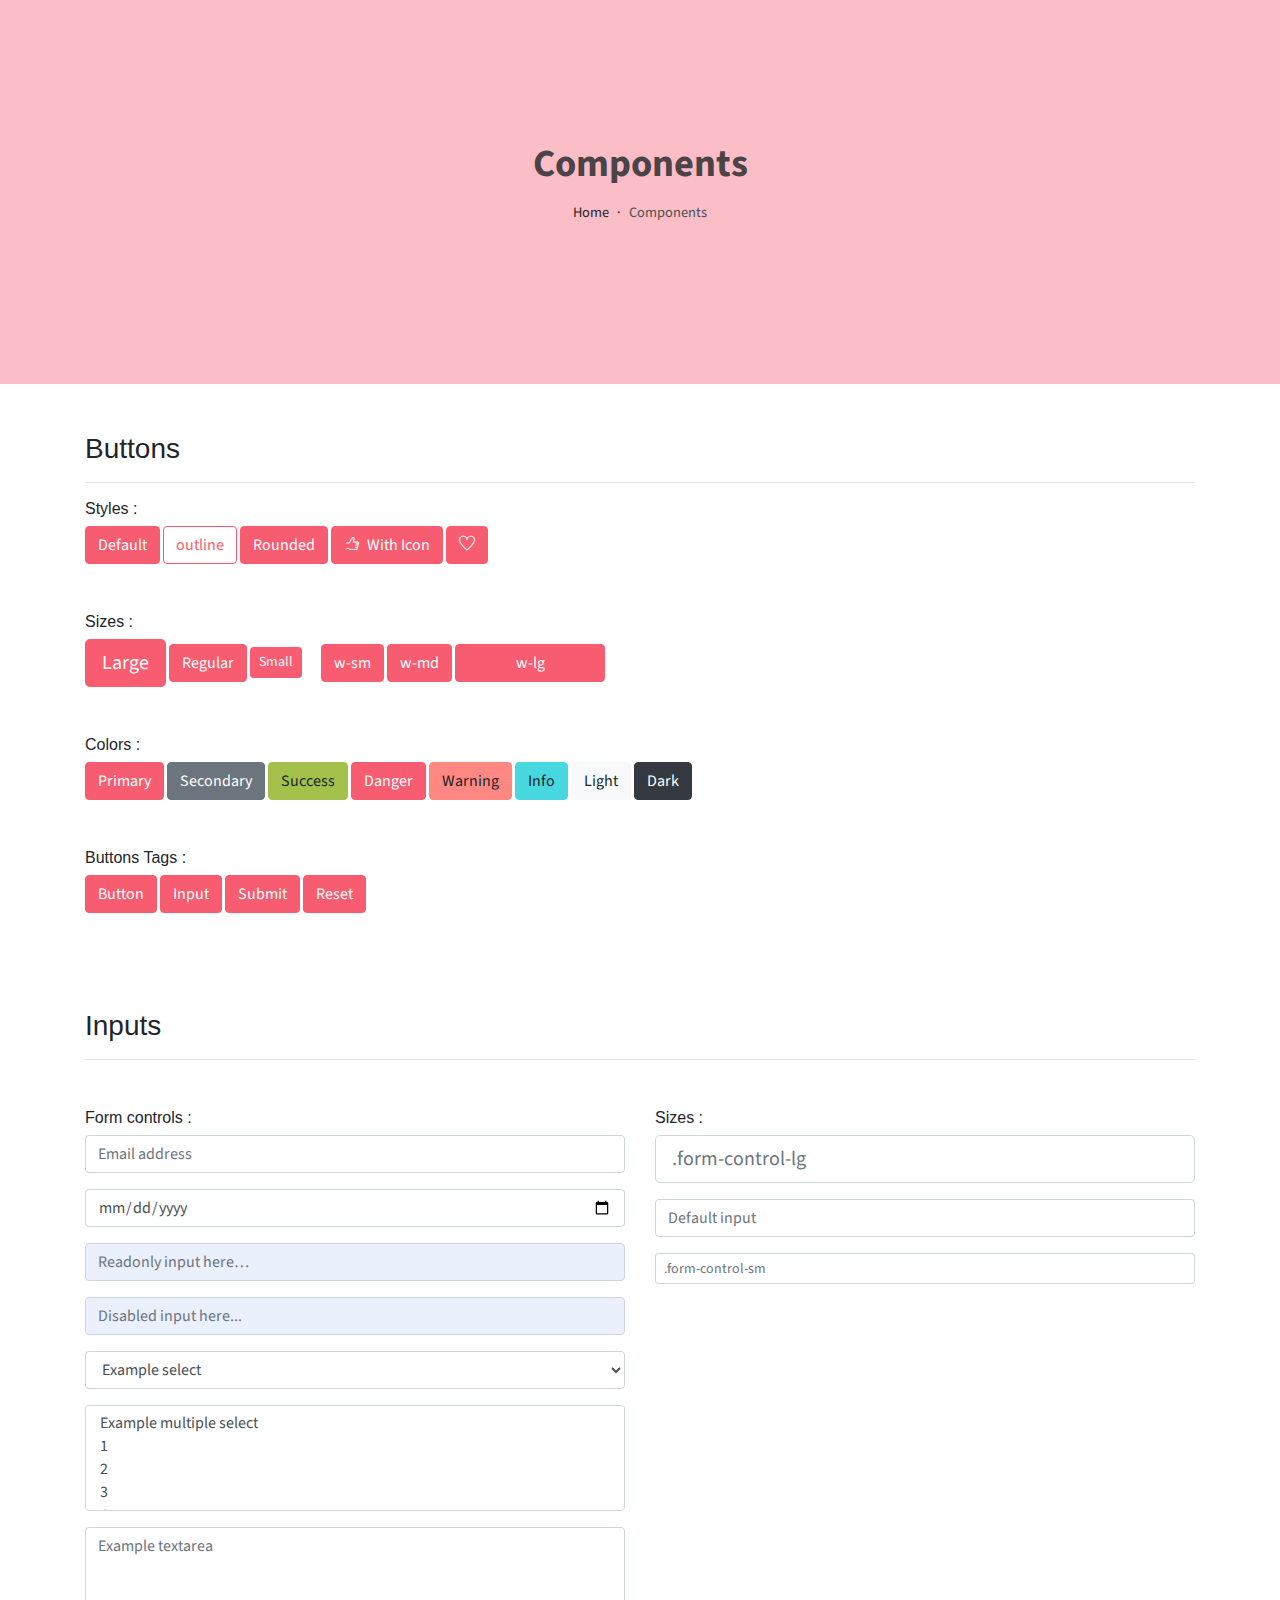
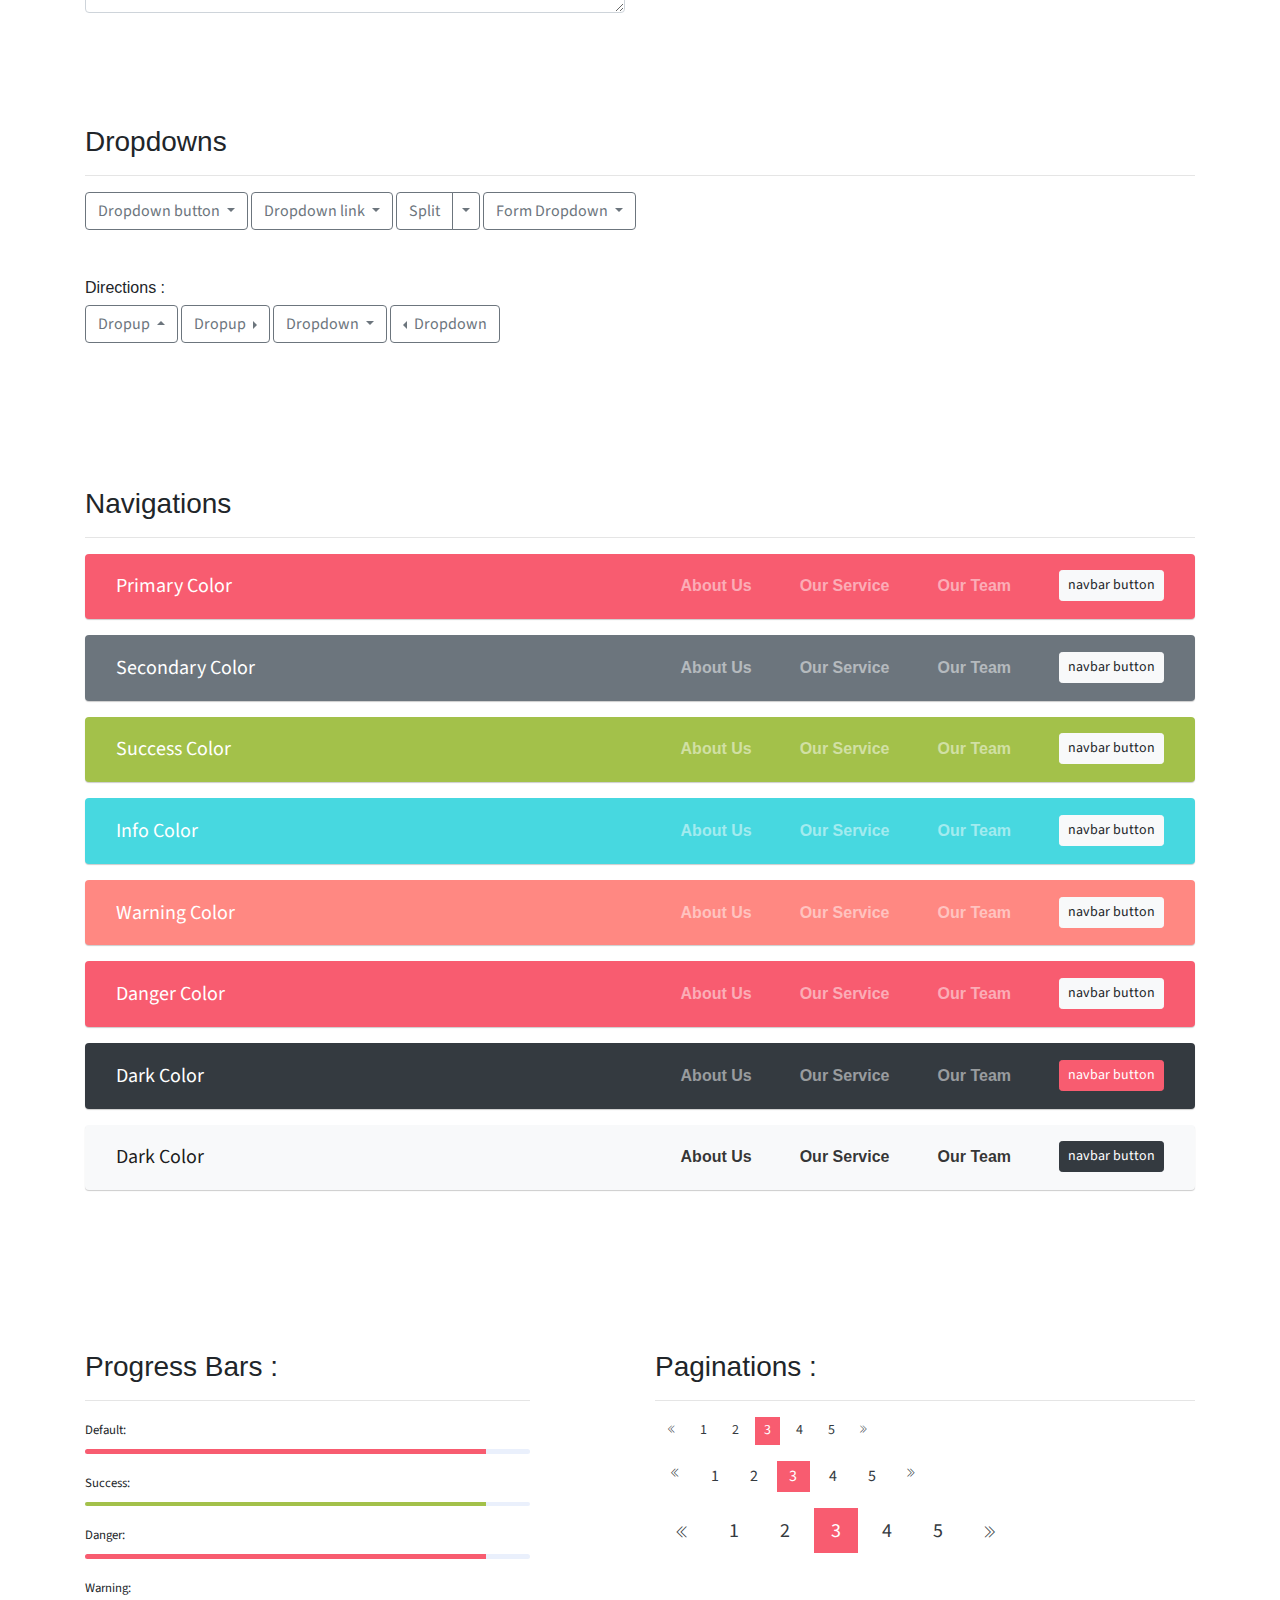
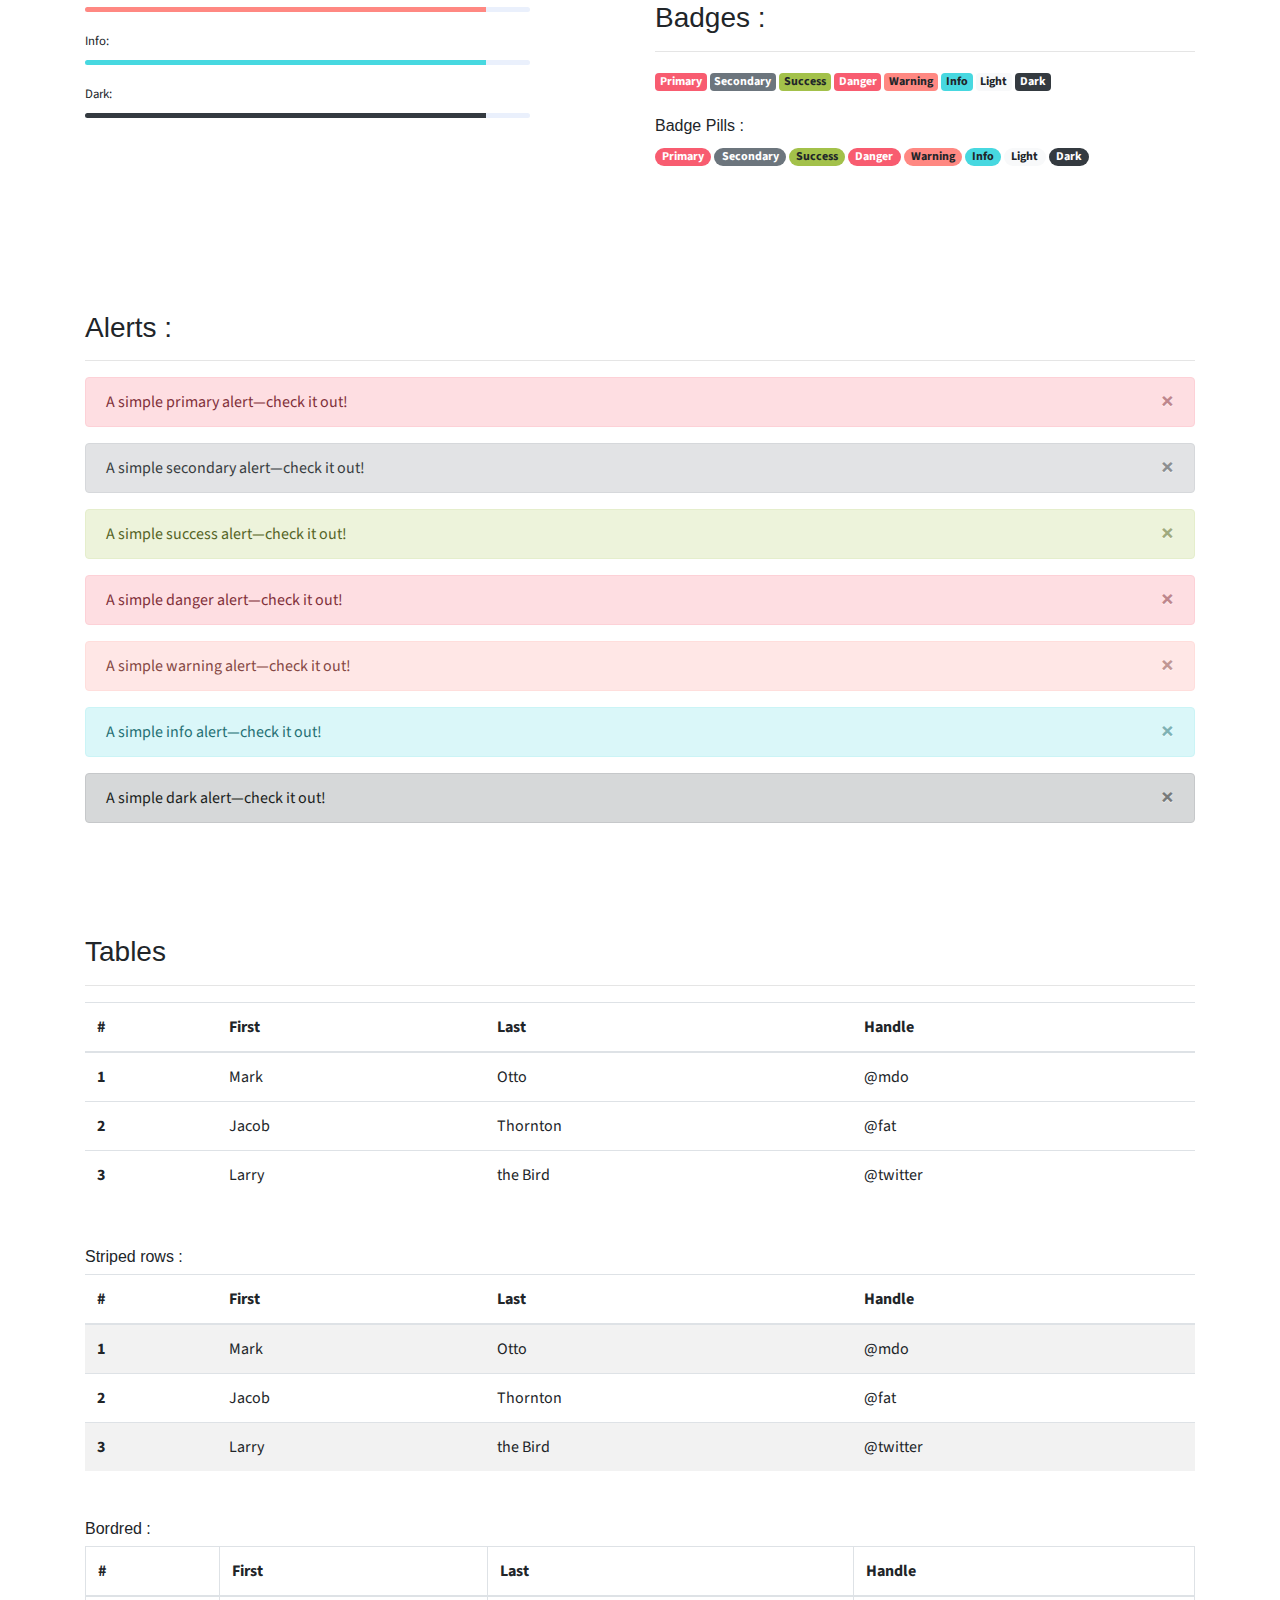
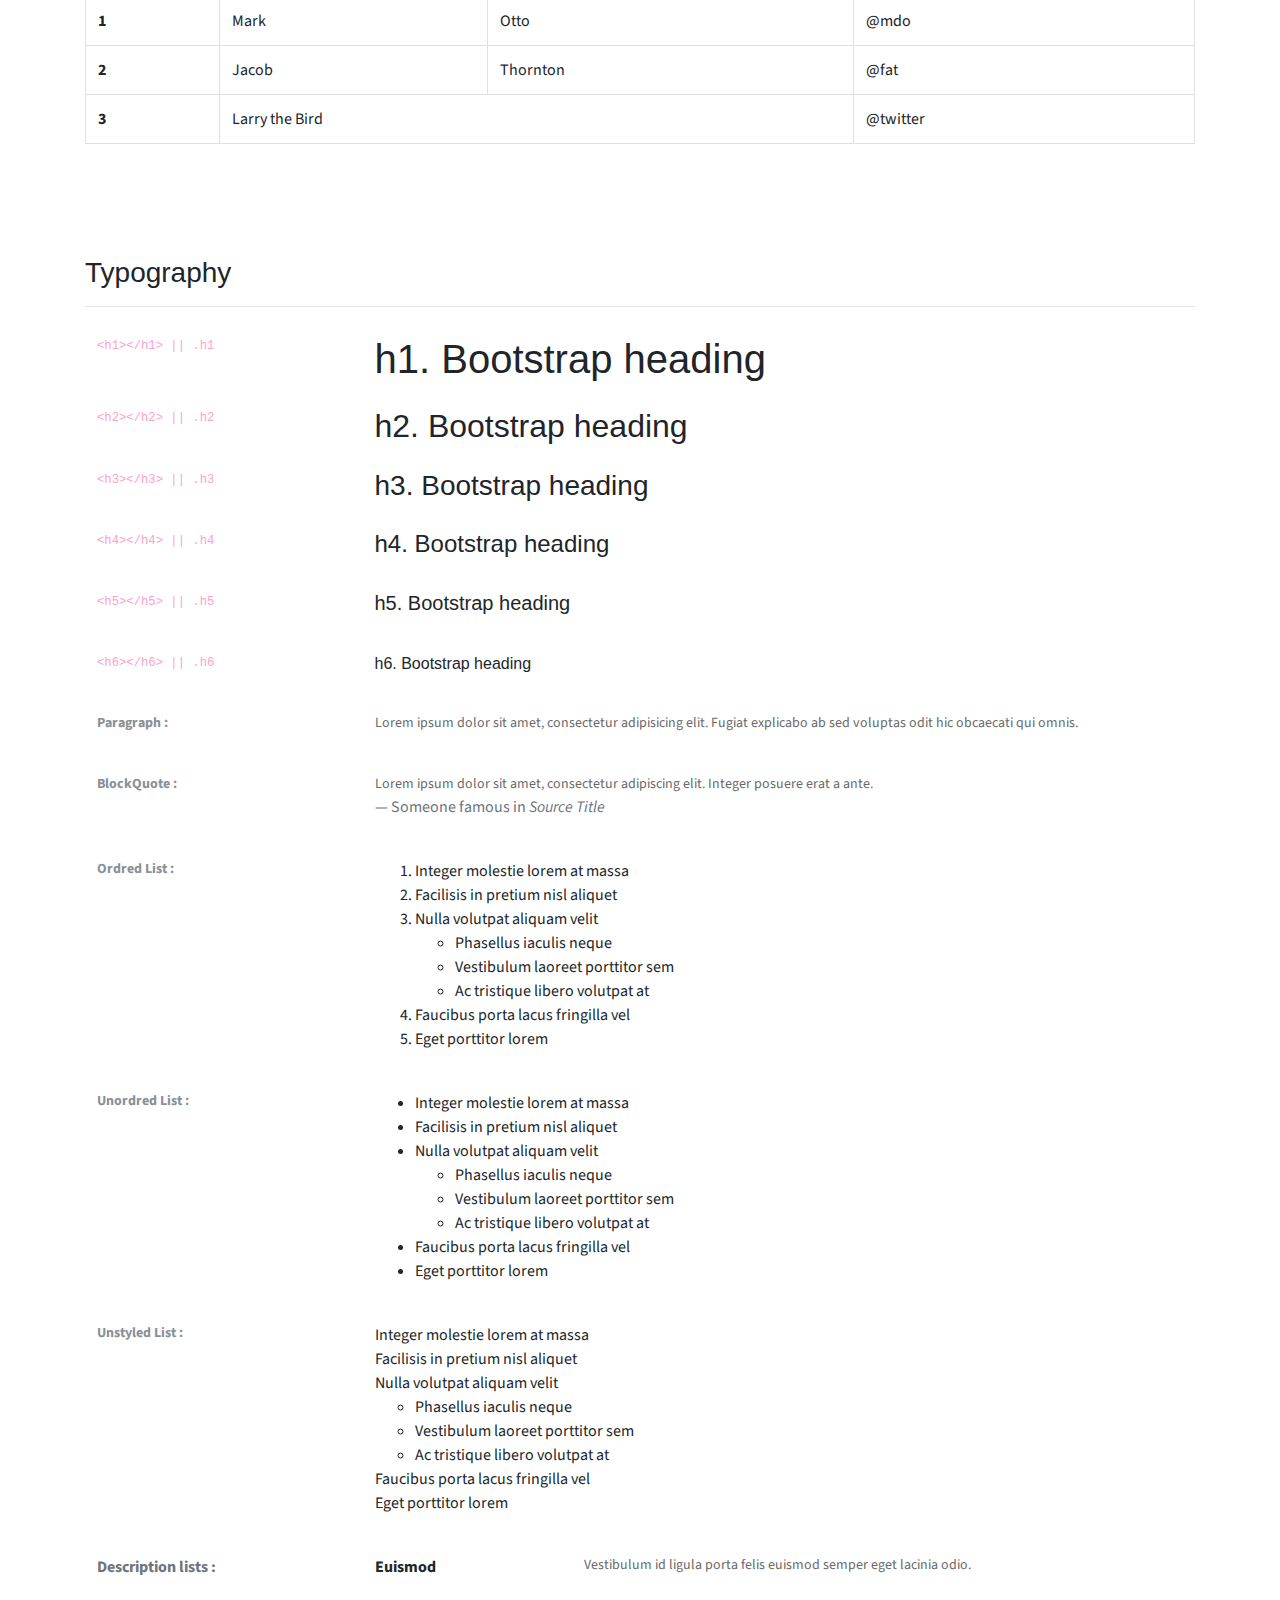
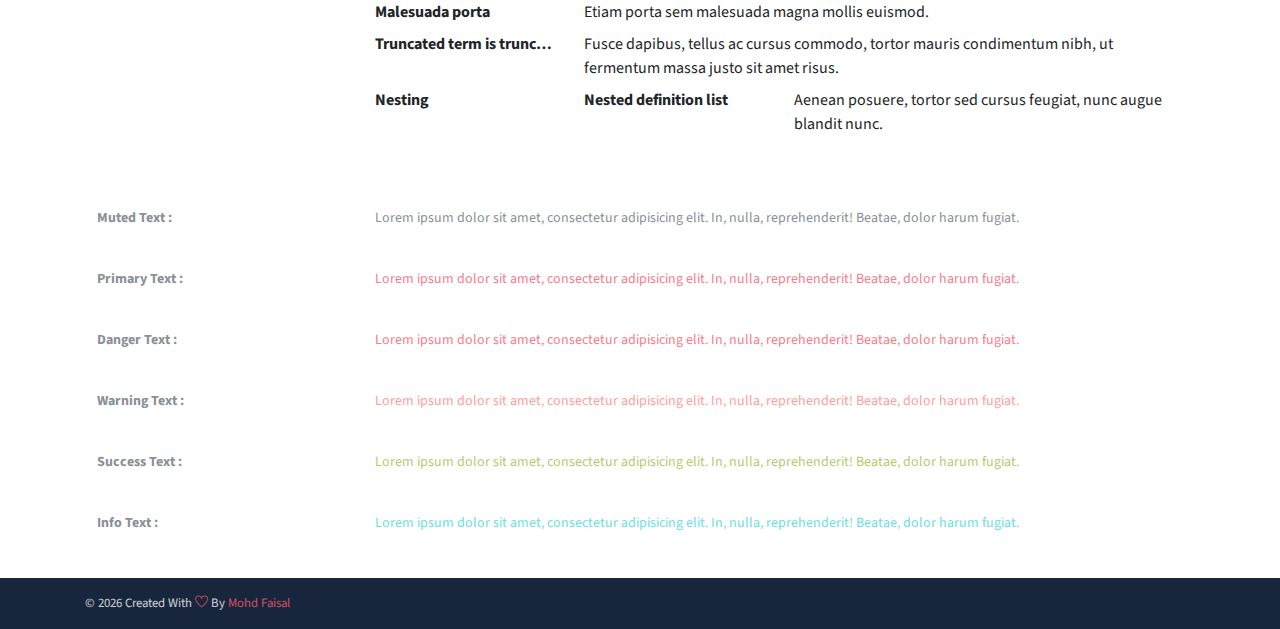
<file: components.html>
<!DOCTYPE html>
<html lang="en">
<head>
   <meta charset="utf-8">
   <meta name="viewport" content="width=device-width, initial-scale=1, shrink-to-fit=no">
   <meta name="description" content="Start your development with Mohd Faisal landing page.">
   <meta name="author" content="Mohd Faisal">
   <title>JohnDoe Landing page | Components</title>
   <link rel="icon" href="assets/imgs/favicon.png" type="image/png">
   <!-- font icons -->
   <link rel="stylesheet" href="assets/vendors/themify-icons/css/themify-icons.css">
   <!-- Bootstrap + Steller  -->
   <link rel="stylesheet" href="assets/css/johndoe.css">
</head>
<body>

   <!-- Page Header -->
   <header class="header header-mini"> 
      <div class="header-title">Components</div> 
      <nav aria-label="breadcrumb">
         <ol class="breadcrumb">
            <li class="breadcrumb-item"><a href="/">Home</a></li>
            <li class="breadcrumb-item active" aria-current="page">Components</li>
         </ol>
      </nav>
   </header> <!-- End Of Page Header -->

   <!-- main content -->
   <div class="container">

      <!-- Buttons -->
      <h3 class="mt-5">Buttons</h3>
      <hr>
      <h6 class="section-secondary-title">Styles :</h6>
      <button class="btn btn-primary">Default</button>
      <button class="btn btn-outline-primary">outline</button>
      <button class="btn btn-primary rounded">Rounded</button>
      <button class="btn btn-primary rounded"><i class="ti-thumb-up pr-1"></i> With Icon</button>
      <button class="btn btn-primary circle"><i class="ti-heart"></i></button>

      <h6 class="section-secondary-title mt-5">Sizes :</h6>
      <button class="btn btn-primary btn-lg">Large</button>
      <button class="btn btn-primary ">Regular</button>
      <button class="btn btn-primary btn-sm">Small</button>
      <button class="btn btn-primary w-sm ml-3">w-sm</button>
      <button class="btn btn-primary w-md">w-md</button>
      <button class="btn btn-primary w-lg">w-lg</button>

      <h6 class="section-secondary-title mt-5">Colors :</h6>          
      <button type="button" class="btn btn-primary">Primary</button>
      <button type="button" class="btn btn-secondary">Secondary</button>
      <button type="button" class="btn btn-success">Success</button>
      <button type="button" class="btn btn-danger">Danger</button>
      <button type="button" class="btn btn-warning">Warning</button>
      <button type="button" class="btn btn-info">Info</button>
      <button type="button" class="btn btn-light">Light</button>
      <button type="button" class="btn btn-dark">Dark</button>

      <h6 class="section-secondary-title mt-5">Buttons Tags :</h6>
      <button class="btn btn-primary" type="submit">Button</button>
      <input class="btn btn-primary" type="button" value="Input">
      <input class="btn btn-primary" type="submit" value="Submit">
      <input class="btn btn-primary" type="reset" value="Reset">
      
      <!-- devider -->
      <div class="py-5"></div>

      <!-- Inputs -->
      <h3>Inputs</h3>
      <hr>
      <div class="row mt-5">
         <div class="col-md-6">
            <h6 class="section-secondary-title">Form controls :</h6>        
            <div class="form-group">
               <input type="email" class="form-control" id="exampleFormControlInput1" placeholder="Email address">
            </div>
            <div class="form-group">
               <input type="date" class="form-control" id="exampleFormControlInput1" placeholder="Date">
            </div>
            <div class="form-group">
               <input class="form-control" type="text" placeholder="Readonly input here…" readonly>
            </div>
            <div class="form-group">
               <input class="form-control" id="disabledInput" type="text" placeholder="Disabled input here..." disabled>
            </div>
            <div class="form-group">
               <select class="form-control" id="exampleFormControlSelect1">
                  <option>Example select</option>
                  <option>1</option>
                  <option>2</option>
                  <option>3</option>
                  <option>4</option>
                  <option>5</option>
               </select>
            </div>
            <div class="form-group">
               <select multiple class="form-control" id="exampleFormControlSelect2">
                  <option>Example multiple select</option>
                  <option>1</option>
                  <option>2</option>
                  <option>3</option>
                  <option>4</option>
                  <option>5</option>
               </select>
            </div>
            <div class="form-group">
               <textarea class="form-control" id="exampleFormControlTextarea1" rows="3" placeholder="Example textarea"></textarea>
            </div>
         </div>
         <div class="col-md-6">
            <h6 class="section-secondary-title">Sizes :</h6>    
            <div class="form-group">
               <input class="form-control form-control-lg" type="text" placeholder=".form-control-lg">             
            </div>
            <div class="form-group">
               <input class="form-control" type="text" placeholder="Default input">
            </div>
            <div class="form-group">
               <input class="form-control form-control-sm" type="text" placeholder=".form-control-sm"> 
            </div>
         </div>
      </div> <!-- end of inputs -->   

      <!-- devider -->
      <div class="py-5"></div>             

      <!-- Dropdowns -->
      <h3 class="components-section-title font-weight-normal">Dropdowns</h3>
      <hr>
      <div class="dropdown d-inline-block">
         <button class="btn btn-outline-secondary dropdown-toggle" type="button" id="dropdownMenuButton" data-toggle="dropdown" aria-haspopup="true" aria-expanded="false">
         Dropdown button
         </button>
         <div class="dropdown-menu" aria-labelledby="dropdownMenuButton">
         <a class="dropdown-item" href="#">Action</a>
         <a class="dropdown-item" href="#">Another action</a>
         <a class="dropdown-item" href="#">Something else here</a>
         </div>
      </div>
      <div class="dropdown d-inline-block">
         <a class="btn btn-outline-secondary dropdown-toggle" href="#" role="button" id="dropdownMenuLink" data-toggle="dropdown" aria-haspopup="true" aria-expanded="false">
            Dropdown link
         </a>
         <div class="dropdown-menu" aria-labelledby="dropdownMenuLink">
            <a class="dropdown-item" href="#">Action</a>
            <a class="dropdown-item" href="#">Another action</a>
            <a class="dropdown-item" href="#">Something else here</a>
         </div>
      </div>
      <div class="btn-group">
         <button type="button" class="btn btn-outline-secondary">Split</button>
         <button type="button" class="btn btn-outline-secondary dropdown-toggle dropdown-toggle-split" data-toggle="dropdown" aria-haspopup="true" aria-expanded="false">
         <span class="sr-only">Toggle Dropdown</span>
         </button>
         <div class="dropdown-menu">
            <a class="dropdown-item" href="#">Action</a>
            <a class="dropdown-item" href="#">Another action</a>
            <a class="dropdown-item" href="#">Something else here</a>
            <div class="dropdown-divider"></div>
            <a class="dropdown-item" href="#">Separated link</a>
         </div>
      </div>
      <div class="btn-group">
         <button class="btn btn-outline-secondary dropdown-toggle" type="button" id="dropdownMenuButton" data-toggle="dropdown" aria-haspopup="true" aria-expanded="false">
            Form Dropdown
         </button>
         <div class="dropdown-menu form">
            <form class="px-4 py-3">
               <div class="form-group">
                  <input type="email" class="form-control" id="exampleDropdownFormEmail1" placeholder="email@example.com">
               </div>
               <div class="form-group">
                  <input type="password" class="form-control" id="exampleDropdownFormPassword1" placeholder="Password">
               </div>
               <div class="form-check mb-3">
                  <input type="checkbox" class="form-check-input" id="dropdownCheck">
                  <label class="form-check-label" for="dropdownCheck">
                     Remember me
                  </label>
               </div>
               <button type="submit" class="btn btn-primary btn-block">Sign in</button>
            </form>
            <div class="dropdown-divider"></div>
            <a class="dropdown-item" href="#"><small>New around here? Sign up</small></a>
            <a class="dropdown-item" href="#"><small>Forgot password?</small></a>
         </div>
      </div>       
      <h6 class="section-secondary-title mt-5">Directions :</h6>  
      <div class="btn-group dropup">
         <button type="button" class="btn btn-outline-secondary dropdown-toggle" data-toggle="dropdown" aria-haspopup="true" aria-expanded="false">
            Dropup
         </button>
         <div class="dropdown-menu">
            <a class="dropdown-item" href="#">Action</a>
            <a class="dropdown-item" href="#">Another action</a>
            <a class="dropdown-item" href="#">Something else here</a>
            <div class="dropdown-divider"></div>
            <a class="dropdown-item" href="#">Separated link</a>
         </div>
      </div>
      <div class="btn-group dropright">
         <button type="button" class="btn btn-outline-secondary dropdown-toggle" data-toggle="dropdown" aria-haspopup="true" aria-expanded="false">
            Dropup
         </button>
         <div class="dropdown-menu">
            <a class="dropdown-item" href="#">Action</a>
            <a class="dropdown-item" href="#">Another action</a>
            <a class="dropdown-item" href="#">Something else here</a>
            <div class="dropdown-divider"></div>
            <a class="dropdown-item" href="#">Separated link</a>
         </div>
      </div>
      <div class="btn-group">
         <button type="button" class="btn btn-outline-secondary dropdown-toggle" data-toggle="dropdown" aria-haspopup="true" aria-expanded="false">
            Dropdown
         </button>
         <div class="dropdown-menu">
            <a class="dropdown-item" href="#">Action</a>
            <a class="dropdown-item" href="#">Another action</a>
            <a class="dropdown-item" href="#">Something else here</a>
            <div class="dropdown-divider"></div>
            <a class="dropdown-item" href="#">Separated link</a>
         </div>
      </div>
      <div class="btn-group dropleft">
         <button type="button" class="btn btn-outline-secondary dropdown-toggle" data-toggle="dropdown" aria-haspopup="true" aria-expanded="false">
            Dropdown
         </button>
         <div class="dropdown-menu">
            <a class="dropdown-item" href="#">Action</a>
            <a class="dropdown-item" href="#">Another action</a>
            <a class="dropdown-item" href="#">Something else here</a>
            <div class="dropdown-divider"></div>
            <a class="dropdown-item" href="#">Separated link</a>
         </div>
      </div> <!-- end of Dropdowns -->  

      <!-- devider -->
      <div class="py-5"></div>   

      <!-- navbars -->
      <h3 class="components-section-title font-weight-normal mt-5">Navigations</h3>
      <hr>
      <nav class="navbar navbar-expand-sm navbar-dark bg-primary rounded shadow mb-3">
         <div class="container">
            <a class="navbar-brand" href="#">Primary Color</a>
            <button class="navbar-toggler ml-auto" type="button" data-toggle="collapse" data-target="#navbarSupportedContent" aria-controls="navbarSupportedContent" aria-expanded="false" aria-label="Toggle navigation">
            <span class="navbar-toggler-icon"></span>
            </button>
            <div class="collapse navbar-collapse" id="navbarSupportedContent">
               <ul class="navbar-nav ml-auto"> 
                  <li class="nav-item">
                     <a class="nav-link" href="#about">About Us</a>
                  </li>
                  <li class="nav-item">
                     <a class="nav-link" href="#service">Our Service</a>
                  </li>
                  <li class="nav-item">
                     <a class="nav-link" href="#team">Our Team</a>
                  </li>
                  <li class="nav-item">
                     <a href="#book-table" class="ml-4 mt-1 btn btn-light btn-sm">navbar button</a>
                  </li>
               </ul>                       
            </div>
         </div>
      </nav>
      <nav class="navbar navbar-expand-sm navbar-dark bg-secondary rounded shadow mb-3">
         <div class="container">
            <a class="navbar-brand" href="#">Secondary Color</a>
            <button class="navbar-toggler ml-auto" type="button" data-toggle="collapse" data-target="#navbarSupportedContent" aria-controls="navbarSupportedContent" aria-expanded="false" aria-label="Toggle navigation">
            <span class="navbar-toggler-icon"></span>
            </button>
            <div class="collapse navbar-collapse" id="navbarSupportedContent">
               <ul class="navbar-nav ml-auto"> 
                  <li class="nav-item">
                     <a class="nav-link" href="#about">About Us</a>
                  </li>
                  <li class="nav-item">
                     <a class="nav-link" href="#service">Our Service</a>
                  </li>
                  <li class="nav-item">
                     <a class="nav-link" href="#team">Our Team</a>
                  </li>
                  <li class="nav-item">
                     <a href="#book-table" class="ml-4 mt-1 btn btn-light btn-sm">navbar button</a>
                  </li>
               </ul>                       
            </div>
         </div>
      </nav>
      <nav class="navbar navbar-expand-sm navbar-dark bg-success rounded shadow mb-3">
         <div class="container">
            <a class="navbar-brand" href="#">Success Color</a>
            <button class="navbar-toggler ml-auto" type="button" data-toggle="collapse" data-target="#navbarSupportedContent" aria-controls="navbarSupportedContent" aria-expanded="false" aria-label="Toggle navigation">
            <span class="navbar-toggler-icon"></span>
            </button>
            <div class="collapse navbar-collapse" id="navbarSupportedContent">
               <ul class="navbar-nav ml-auto"> 
                  <li class="nav-item">
                     <a class="nav-link" href="#about">About Us</a>
                  </li>
                  <li class="nav-item">
                     <a class="nav-link" href="#service">Our Service</a>
                  </li>
                  <li class="nav-item">
                     <a class="nav-link" href="#team">Our Team</a>
                  </li>
                  <li class="nav-item">
                     <a href="#book-table" class="ml-4 mt-1 btn btn-light btn-sm">navbar button</a>
                  </li>
               </ul>                       
            </div>
         </div>
      </nav>
      <nav class="navbar navbar-expand-sm navbar-dark bg-info rounded shadow mb-3">
         <div class="container">
            <a class="navbar-brand" href="#">Info Color</a>
            <button class="navbar-toggler ml-auto" type="button" data-toggle="collapse" data-target="#navbarSupportedContent" aria-controls="navbarSupportedContent" aria-expanded="false" aria-label="Toggle navigation">
            <span class="navbar-toggler-icon"></span>
            </button>
            <div class="collapse navbar-collapse" id="navbarSupportedContent">
               <ul class="navbar-nav ml-auto"> 
                  <li class="nav-item">
                     <a class="nav-link" href="#about">About Us</a>
                  </li>
                  <li class="nav-item">
                     <a class="nav-link" href="#service">Our Service</a>
                  </li>
                  <li class="nav-item">
                     <a class="nav-link" href="#team">Our Team</a>
                  </li>
                  <li class="nav-item">
                     <a href="#book-table" class="ml-4 mt-1 btn btn-light btn-sm">navbar button</a>
                  </li>
               </ul>                       
            </div>
         </div>
      </nav>
      <nav class="navbar navbar-expand-sm navbar-dark bg-warning rounded shadow mb-3">
         <div class="container">
            <a class="navbar-brand" href="#">Warning Color</a>
            <button class="navbar-toggler ml-auto" type="button" data-toggle="collapse" data-target="#navbarSupportedContent" aria-controls="navbarSupportedContent" aria-expanded="false" aria-label="Toggle navigation">
            <span class="navbar-toggler-icon"></span>
            </button>
            <div class="collapse navbar-collapse" id="navbarSupportedContent">
               <ul class="navbar-nav ml-auto"> 
                  <li class="nav-item">
                     <a class="nav-link" href="#about">About Us</a>
                  </li>
                  <li class="nav-item">
                     <a class="nav-link" href="#service">Our Service</a>
                  </li>
                  <li class="nav-item">
                     <a class="nav-link" href="#team">Our Team</a>
                  </li>
                  <li class="nav-item">
                     <a href="#book-table" class="ml-4 mt-1 btn btn-light btn-sm">navbar button</a>
                  </li>
               </ul>                       
            </div>
         </div>
      </nav>
      <nav class="navbar navbar-expand-sm navbar-dark bg-danger rounded shadow mb-3">
         <div class="container">
            <a class="navbar-brand" href="#">Danger Color</a>
            <button class="navbar-toggler ml-auto" type="button" data-toggle="collapse" data-target="#navbarSupportedContent" aria-controls="navbarSupportedContent" aria-expanded="false" aria-label="Toggle navigation">
            <span class="navbar-toggler-icon"></span>
            </button>
            <div class="collapse navbar-collapse" id="navbarSupportedContent">
               <ul class="navbar-nav ml-auto"> 
                  <li class="nav-item">
                     <a class="nav-link" href="#about">About Us</a>
                  </li>
                  <li class="nav-item">
                     <a class="nav-link" href="#service">Our Service</a>
                  </li>
                  <li class="nav-item">
                     <a class="nav-link" href="#team">Our Team</a>
                  </li>
                  <li class="nav-item">
                     <a href="#book-table" class="ml-4 mt-1 btn btn-light btn-sm">navbar button</a>
                  </li>
               </ul>                       
            </div>
         </div>
      </nav>
      <nav class="navbar navbar-expand-sm navbar-dark bg-dark rounded shadow mb-3">
         <div class="container">
            <a class="navbar-brand" href="#">Dark Color</a>
            <button class="navbar-toggler ml-auto" type="button" data-toggle="collapse" data-target="#navbarSupportedContent" aria-controls="navbarSupportedContent" aria-expanded="false" aria-label="Toggle navigation">
            <span class="navbar-toggler-icon"></span>
            </button>
            <div class="collapse navbar-collapse" id="navbarSupportedContent">
               <ul class="navbar-nav ml-auto"> 
                  <li class="nav-item">
                     <a class="nav-link" href="#about">About Us</a>
                  </li>
                  <li class="nav-item">
                     <a class="nav-link" href="#service">Our Service</a>
                  </li>
                  <li class="nav-item">
                     <a class="nav-link" href="#team">Our Team</a>
                  </li>
                  <li class="nav-item">
                     <a href="#book-table" class="ml-4 mt-1 btn btn-primary btn-sm">navbar button</a>
                  </li>
               </ul>                       
            </div>
         </div>
      </nav>
      <nav class="navbar navbar-expand-sm navbar-light bg-light rounded shadow mb-3">
         <div class="container">
            <a class="navbar-brand" href="#">Dark Color</a>
            <button class="navbar-toggler ml-auto" type="button" data-toggle="collapse" data-target="#navbarSupportedContent" aria-controls="navbarSupportedContent" aria-expanded="false" aria-label="Toggle navigation">
            <span class="navbar-toggler-icon"></span>
            </button>
            <div class="collapse navbar-collapse" id="navbarSupportedContent">
               <ul class="navbar-nav ml-auto"> 
                  <li class="nav-item">
                     <a class="nav-link" href="#about">About Us</a>
                  </li>
                  <li class="nav-item">
                     <a class="nav-link" href="#service">Our Service</a>
                  </li>
                  <li class="nav-item">
                     <a class="nav-link" href="#team">Our Team</a>
                  </li>
                  <li class="nav-item">
                     <a href="#book-table" class="ml-4 mt-1 btn btn-dark btn-sm">navbar button</a>
                  </li>
               </ul>                       
            </div>
         </div>
      </nav>
      <!-- End of navbars -->

      <!-- devider -->
      <div class="py-5"></div>   
      
      <!-- progress bars -->
      <div class="row justify-content-between">
         <div class="col-md-5">
            <h3 class="components-section-title font-weight-normal mt-5">Progress Bars :</h3>
            <hr>
            <small>Default: </small>
            <div class="progress mt-2 mb-3">
               <div class="progress-bar" role="progressbar" style="width: 90%" aria-valuenow="25" aria-valuemin="0" aria-valuemax="100"></div>
            </div>
            <small>Success:</small>
            <div class="progress mt-2 mb-3">
               <div class="progress-bar bg-success" role="progressbar" style="width: 90%" aria-valuenow="25" aria-valuemin="0" aria-valuemax="100"></div>
            </div>
            <small>Danger:</small>
            <div class="progress mt-2 mb-3">
               <div class="progress-bar bg-danger" role="progressbar" style="width: 90%" aria-valuenow="25" aria-valuemin="0" aria-valuemax="100"></div>
            </div>
            <small>Warning:</small>
            <div class="progress mt-2 mb-3">
               <div class="progress-bar bg-warning" role="progressbar" style="width: 90%" aria-valuenow="25" aria-valuemin="0" aria-valuemax="100"></div>
            </div>
            <small>Info:</small>
            <div class="progress mt-2 mb-3">
               <div class="progress-bar bg-info" role="progressbar" style="width: 90%" aria-valuenow="25" aria-valuemin="0" aria-valuemax="100"></div>
            </div>
            <small>Dark:</small>
            <div class="progress mt-2 mb-3">
               <div class="progress-bar bg-dark" role="progressbar" style="width: 90%" aria-valuenow="25" aria-valuemin="0" aria-valuemax="100"></div>
            </div>
         </div>
         <div class="col-md-6">
            <h3 class="components-section-title font-weight-normal mt-5">Paginations :</h3>
            <hr>
            <nav aria-label="Page navigation example">
               <ul class="pagination pagination-sm">
                  <li class="page-item"><a class="page-link" href="#"><i class="ti-angle-double-left"></i></a></li>
                  <li class="page-item"><a class="page-link" href="#">1</a></li>
                  <li class="page-item"><a class="page-link" href="#">2</a></li>
                  <li class="page-item active"><a class="page-link" href="#">3</a></li>
                  <li class="page-item"><a class="page-link" href="#">4</a></li>
                  <li class="page-item"><a class="page-link" href="#">5</a></li>
                  <li class="page-item"><a class="page-link" href="#"><i class="ti-angle-double-right"></i></a></li>
               </ul>
            </nav>
            <nav aria-label="Page navigation example">
               <ul class="pagination">
               <li class="page-item"><a class="page-link" href="#"><i class="ti-angle-double-left"></i></a></li>
                  <li class="page-item"><a class="page-link" href="#">1</a></li>
                  <li class="page-item"><a class="page-link" href="#">2</a></li>
                  <li class="page-item active"><a class="page-link" href="#">3</a></li>
                  <li class="page-item"><a class="page-link" href="#">4</a></li>
                  <li class="page-item"><a class="page-link" href="#">5</a></li>
                  <li class="page-item"><a class="page-link" href="#"><i class="ti-angle-double-right"></i></a></li>
               </ul>
            </nav>
            <nav aria-label="Page navigation example">
               <ul class="pagination pagination-lg">
                  <li class="page-item"><a class="page-link" href="#"><i class="ti-angle-double-left"></i></a></li>
                  <li class="page-item"><a class="page-link" href="#">1</a></li>
                  <li class="page-item"><a class="page-link" href="#">2</a></li>
                  <li class="page-item active"><a class="page-link" href="#">3</a></li>
                  <li class="page-item"><a class="page-link" href="#">4</a></li>
                  <li class="page-item"><a class="page-link" href="#">5</a></li>
                  <li class="page-item"><a class="page-link" href="#"><i class="ti-angle-double-right"></i></a></li>
               </ul>
            </nav>

            <!-- Badges -->
            <h3 class="components-section-title font-weight-normal mt-5">Badges :</h3>
            <hr>
            <span class="badge badge-primary">Primary</span>
            <span class="badge badge-secondary">Secondary</span>
            <span class="badge badge-success">Success</span>
            <span class="badge badge-danger">Danger</span>
            <span class="badge badge-warning">Warning</span>
            <span class="badge badge-info">Info</span>
            <span class="badge badge-light">Light</span>
            <span class="badge badge-dark">Dark</span>
            <h6 class="section-secondary-title mt-4 mb-2">Badge Pills :</h6>
            <span class="badge badge-pill badge-primary">Primary</span>
            <span class="badge badge-pill badge-secondary">Secondary</span>
            <span class="badge badge-pill badge-success">Success</span>
            <span class="badge badge-pill badge-danger">Danger</span>
            <span class="badge badge-pill badge-warning">Warning</span>
            <span class="badge badge-pill badge-info">Info</span>
            <span class="badge badge-pill badge-light">Light</span>
            <span class="badge badge-pill badge-dark">Dark</span>
         </div>
      </div> <!-- End of Progress bars -->

      <!-- devider -->
      <div class="py-5"></div>  

      <!-- Alerts -->
      <h3 class="components-section-title font-weight-normal mt-5">Alerts :</h3>
      <hr>
      <div class="alert alert-primary alert-dismissible fade show" role="alert">
         A simple primary alert—check it out!
         <button type="button" class="close" data-dismiss="alert" aria-label="Close">
            <span aria-hidden="true">&times;</span>
         </button>
      </div>
      <div class="alert alert-secondary alert-dismissible fade show" role="alert">
         A simple secondary alert—check it out!
         <button type="button" class="close" data-dismiss="alert" aria-label="Close">
            <span aria-hidden="true">&times;</span>
         </button>
      </div>
      <div class="alert alert-success alert-dismissible fade show" role="alert">
         A simple success alert—check it out!
         <button type="button" class="close" data-dismiss="alert" aria-label="Close">
            <span aria-hidden="true">&times;</span>
         </button>
      </div>
      <div class="alert alert-danger alert-dismissible fade show" role="alert">
         A simple danger alert—check it out!
         <button type="button" class="close" data-dismiss="alert" aria-label="Close">
            <span aria-hidden="true">&times;</span>
         </button>
      </div>
      <div class="alert alert-warning alert-dismissible fade show" role="alert">
         A simple warning alert—check it out!
         <button type="button" class="close" data-dismiss="alert" aria-label="Close">
            <span aria-hidden="true">&times;</span>
         </button>
      </div>
      <div class="alert alert-info alert-dismissible fade show" role="alert">
         A simple info alert—check it out!
         <button type="button" class="close" data-dismiss="alert" aria-label="Close">
            <span aria-hidden="true">&times;</span>
         </button>
      </div>
      <div class="alert alert-dark alert-dismissible fade show" role="alert">
         A simple dark alert—check it out!
         <button type="button" class="close" data-dismiss="alert" aria-label="Close">
            <span aria-hidden="true">&times;</span>
         </button>
      </div>
      <!-- end of alerts -->

      <!-- devider -->
      <div class="py-5"></div> 
   
      <!-- tables -->
      <h3 class="components-section-title">Tables</h3>
      <hr>
      <table class="table">
         <thead>
            <tr>
               <th scope="col">#</th>
               <th scope="col">First</th>
               <th scope="col">Last</th>
               <th scope="col">Handle</th>
            </tr>
         </thead>
         <tbody>
            <tr>
               <th scope="row">1</th>
               <td>Mark</td>
               <td>Otto</td>
               <td>@mdo</td>
            </tr>
            <tr>
               <th scope="row">2</th>
               <td>Jacob</td>
               <td>Thornton</td>
               <td>@fat</td>
            </tr>
            <tr>
               <th scope="row">3</th>
               <td>Larry</td>
               <td>the Bird</td>
               <td>@twitter</td>
            </tr>
         </tbody>
      </table>

      <h6 class="section-secondary-title mt-5">Striped rows :</h6>
      <table class="table table-striped">
         <thead>
            <tr>
               <th scope="col">#</th>
               <th scope="col">First</th>
               <th scope="col">Last</th>
               <th scope="col">Handle</th>
            </tr>
         </thead>
         <tbody>
            <tr>
               <th scope="row">1</th>
               <td>Mark</td>
               <td>Otto</td>
               <td>@mdo</td>
            </tr>
            <tr>
               <th scope="row">2</th>
               <td>Jacob</td>
               <td>Thornton</td>
               <td>@fat</td>
            </tr>
            <tr>
               <th scope="row">3</th>
               <td>Larry</td>
               <td>the Bird</td>
               <td>@twitter</td>
            </tr>
         </tbody>
      </table>

      <h6 class="section-secondary-title mt-5">Bordred :</h6>
      <table class="table table-bordered">
         <thead>
            <tr>
               <th scope="col">#</th>
               <th scope="col">First</th>
               <th scope="col">Last</th>
               <th scope="col">Handle</th>
            </tr>
         </thead>
         <tbody>
            <tr>
               <th scope="row">1</th>
               <td>Mark</td>
               <td>Otto</td>
               <td>@mdo</td>
            </tr>
            <tr>
               <th scope="row">2</th>
               <td>Jacob</td>
               <td>Thornton</td>
               <td>@fat</td>
            </tr>
            <tr>
               <th scope="row">3</th>
               <td colspan="2">Larry the Bird</td>
               <td>@twitter</td>
            </tr>
         </tbody>
      </table>
      <!-- end of tables -->

      <!-- devider -->
      <div class="py-5"></div> 

      <!-- typography -->
      <h3 class="components-section-title">Typography</h3>
      <hr>
     
      <table class="table table-borderless v-align-center">
         <tbody>
            <tr>
               <td>
                  <p><code class="highlighter-rouge">&lt;h1&gt;&lt;/h1&gt; || .h1</code></p>
               </td>
               <td class="w-75"><span class="h1">h1. Bootstrap heading</span></td>
            </tr>
            <tr>
               <td>
                  <p><code class="highlighter-rouge">&lt;h2&gt;&lt;/h2&gt; || .h2</code></p>
               </td>
               <td><span class="h2">h2. Bootstrap heading</span></td>
            </tr>
            <tr>
               <td>
                  <p><code class="highlighter-rouge">&lt;h3&gt;&lt;/h3&gt; || .h3</code></p>
               </td>
               <td><span class="h3">h3. Bootstrap heading</span></td>
            </tr>
            <tr>
               <td>
                  <p><code class="highlighter-rouge">&lt;h4&gt;&lt;/h4&gt; || .h4</code></p>
               </td>
               <td><span class="h4">h4. Bootstrap heading</span></td>
            </tr>
            <tr>
               <td>
                  <p><code class="highlighter-rouge">&lt;h5&gt;&lt;/h5&gt; || .h5</code></p>
               </td>
               <td><span class="h5">h5. Bootstrap heading</span></td>
            </tr>
            <tr>
               <td>
                  <p><code class="highlighter-rouge">&lt;h6&gt;&lt;/h6&gt; || .h6</code></p>
               </td>
               <td><span class="h6">h6. Bootstrap heading</span></td>
            </tr>
            <tr>
               <td>
                  <p class="font-weight-bold text-muted">Paragraph :</p>
               </td>
               <td><p>Lorem ipsum dolor sit amet, consectetur adipisicing elit. Fugiat explicabo ab sed voluptas odit hic obcaecati qui omnis.</p></td>
            </tr>
            <tr>
               <td>
                  <p class="font-weight-bold text-muted">BlockQuote :</p>
               </td>
               <td>
                  <blockquote class="blockquote">
                     <p class="mb-0">Lorem ipsum dolor sit amet, consectetur adipiscing elit. Integer posuere erat a ante.</p>
                     <footer class="blockquote-footer">Someone famous in <cite title="Source Title">Source Title</cite></footer>
                  </blockquote>
               </td>
            </tr>

            
            <tr>
               <td><p class="font-weight-bold text-muted">Ordred List :</p></td>
               <td>
                  <ol>
                     <li>Integer molestie lorem at massa</li>
                     <li>Facilisis in pretium nisl aliquet</li>
                     <li>Nulla volutpat aliquam velit
                        <ul>
                           <li>Phasellus iaculis neque</li>
                           <li>Vestibulum laoreet porttitor sem</li>
                           <li>Ac tristique libero volutpat at</li>
                        </ul>
                     </li>
                     <li>Faucibus porta lacus fringilla vel</li>
                     <li>Eget porttitor lorem</li>
                  </ol>
               </td>
            </tr>
            <tr>
               <td><p class="font-weight-bold text-muted">Unordred List :</p></td>
               <td>
                  <ul >
                     <li>Integer molestie lorem at massa</li>
                     <li>Facilisis in pretium nisl aliquet</li>
                     <li>Nulla volutpat aliquam velit
                        <ul>
                           <li>Phasellus iaculis neque</li>
                           <li>Vestibulum laoreet porttitor sem</li>
                           <li>Ac tristique libero volutpat at</li>
                        </ul>
                     </li>
                     <li>Faucibus porta lacus fringilla vel</li>
                     <li>Eget porttitor lorem</li>
                  </ul>
               </td>
            </tr>
            <tr>
               <td><p class="font-weight-bold text-muted">Unstyled List :</p></td>
               <td>
                  <ul class="list-unstyled">
                     <li>Integer molestie lorem at massa</li>
                     <li>Facilisis in pretium nisl aliquet</li>
                     <li>Nulla volutpat aliquam velit
                        <ul>
                           <li>Phasellus iaculis neque</li>
                           <li>Vestibulum laoreet porttitor sem</li>
                           <li>Ac tristique libero volutpat at</li>
                        </ul>
                     </li>
                     <li>Faucibus porta lacus fringilla vel</li>
                     <li>Eget porttitor lorem</li>
                  </ul>
               </td>
            </tr>
            <tr>
               <td class="font-weight-bold text-muted">Description lists : </td>
               <td>
                  <dl class="row">
                     <dt class="col-sm-3">Euismod</dt>
                     <dd class="col-sm-9">
                        <p>Vestibulum id ligula porta felis euismod semper eget lacinia odio.</p>
                     </dd>

                     <dt class="col-sm-3">Malesuada porta</dt>
                     <dd class="col-sm-9">Etiam porta sem malesuada magna mollis euismod.</dd>

                     <dt class="col-sm-3 text-truncate">Truncated term is truncated</dt>
                     <dd class="col-sm-9">Fusce dapibus, tellus ac cursus commodo, tortor mauris condimentum nibh, ut fermentum massa justo sit amet risus.</dd>

                     <dt class="col-sm-3">Nesting</dt>
                     <dd class="col-sm-9">
                        <dl class="row">
                           <dt class="col-sm-4">Nested definition list</dt>
                           <dd class="col-sm-8">Aenean posuere, tortor sed cursus feugiat, nunc augue blandit nunc.</dd>
                        </dl>
                     </dd>
                  </dl>
               </td>
            </tr>
            <tr>
               <td>
                  <p class="font-weight-bold text-muted">Muted Text :</p>
               </td>
               <td>
                  <p class="text-muted">Lorem ipsum dolor sit amet, consectetur adipisicing elit. In, nulla, reprehenderit! Beatae, dolor harum fugiat.</p>
               </td>
            </tr>
            <tr>
               <td>
                  <p class="font-weight-bold text-muted">Primary Text :</p>
               </td>
               <td>
                  <p class="text-primary">Lorem ipsum dolor sit amet, consectetur adipisicing elit. In, nulla, reprehenderit! Beatae, dolor harum fugiat.</p>
               </td>
            </tr>
            <tr>
               <td>
                  <p class="font-weight-bold text-muted">Danger Text :</p>
               </td>
               <td>
                  <p class="text-danger">Lorem ipsum dolor sit amet, consectetur adipisicing elit. In, nulla, reprehenderit! Beatae, dolor harum fugiat.</p>
               </td>
            </tr>
            <tr>
               <td>
                  <p class="font-weight-bold text-muted">Warning Text :</p>
               </td>
               <td>
                  <p class="text-warning">Lorem ipsum dolor sit amet, consectetur adipisicing elit. In, nulla, reprehenderit! Beatae, dolor harum fugiat.</p>
               </td>
            </tr>
            <tr>
               <td>
                  <p class="font-weight-bold text-muted">Success Text :</p>
               </td>
               <td>
                  <p class="text-success">Lorem ipsum dolor sit amet, consectetur adipisicing elit. In, nulla, reprehenderit! Beatae, dolor harum fugiat.</p>
               </td>
            </tr>
            <tr>
               <td>
                  <p class="font-weight-bold text-muted">Info Text :</p>
               </td>
               <td>
                  <p class="text-info">Lorem ipsum dolor sit amet, consectetur adipisicing elit. In, nulla, reprehenderit! Beatae, dolor harum fugiat.</p>
               </td>
            </tr>
         </tbody>
      </table>
   </div>
   <!-- end of typography -->

   <!-- Page Footer -->
   <footer class="footer py-3">
        <div class="container">
            <p class="small mb-0 text-light">
                &copy; <script>document.write(new Date().getFullYear())</script> Created With <i class="ti-heart text-danger"></i> By <a href="" target="_blank"><span class="text-danger" title="Bootstrap 4 Themes and Dashboards">Mohd Faisal</span></a> 
            </p>
        </div>
    </footer>
   <!-- End of Page Footer -->  
   
   <!-- core  -->
   <script src="assets/vendors/jquery/jquery-3.4.1.js"></script>
   <script src="assets/vendors/bootstrap/bootstrap.bundle.js"></script>

</body>
</html>
</file>
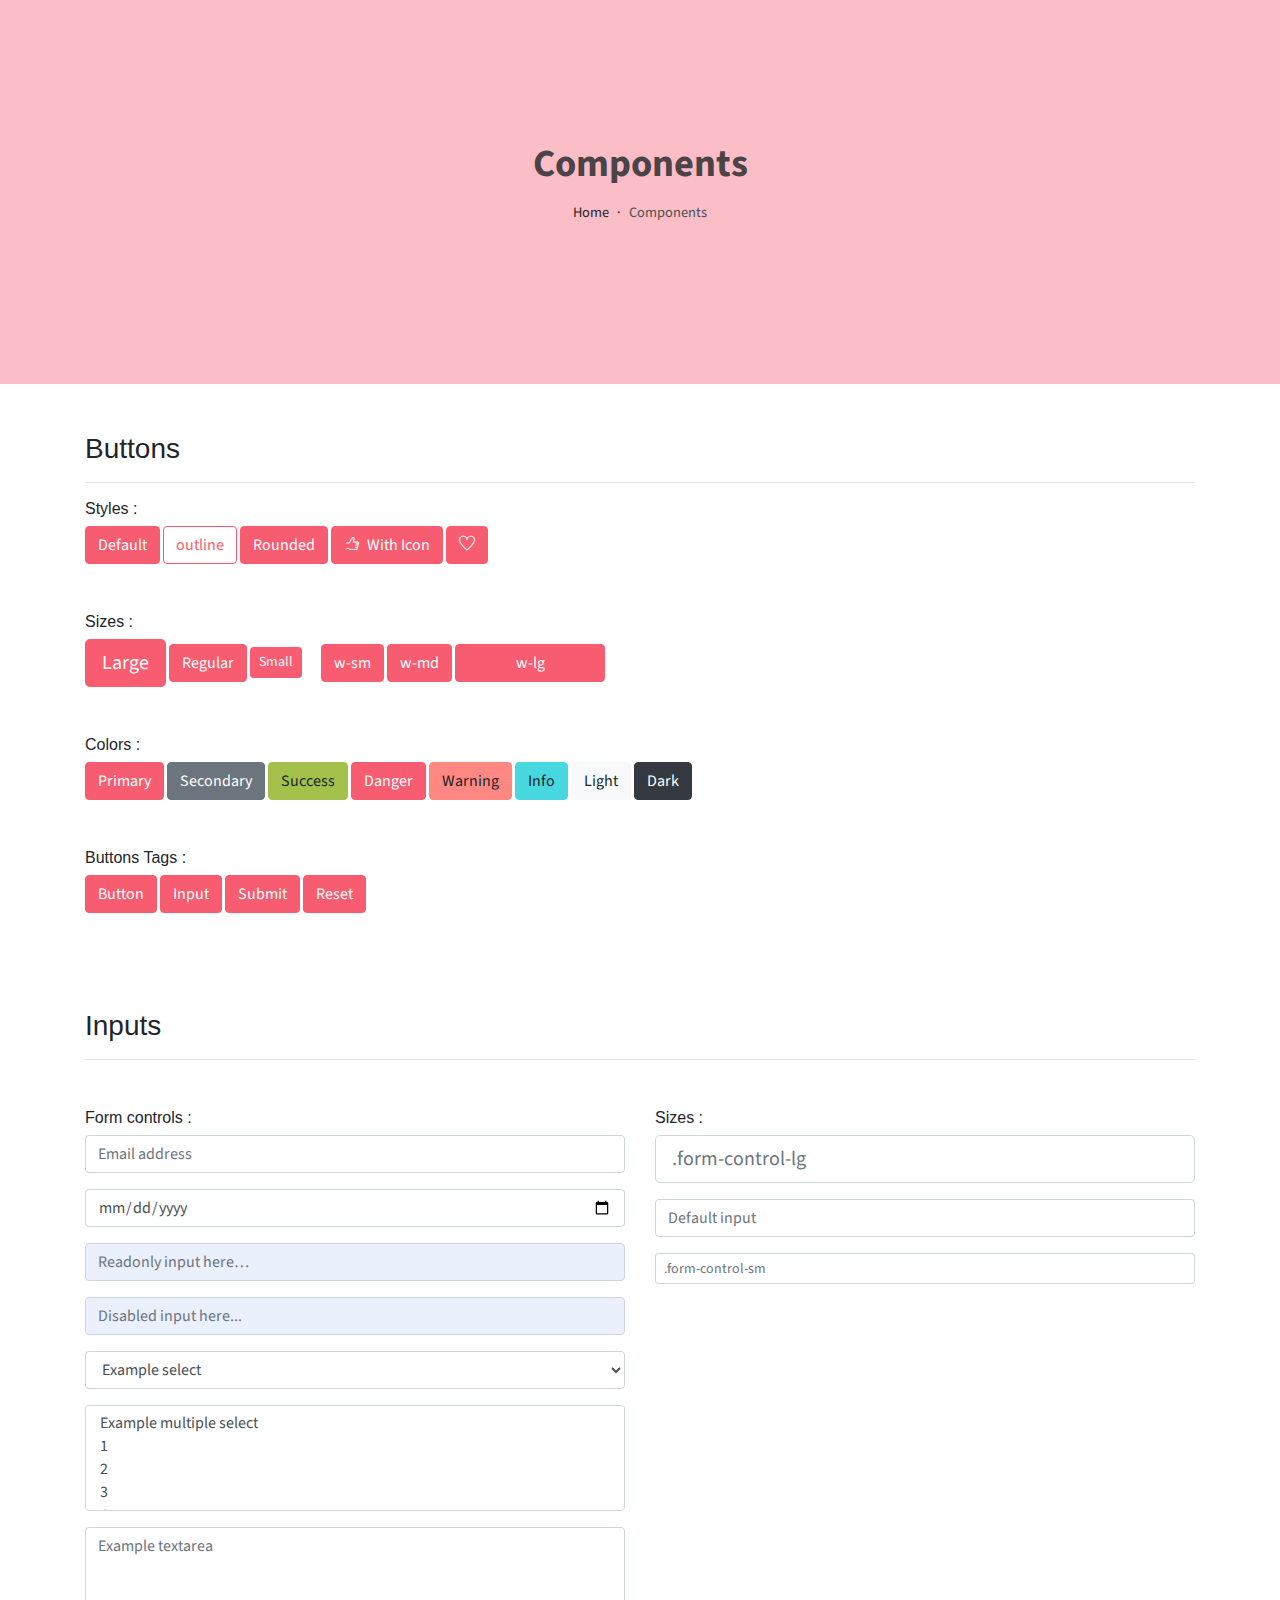
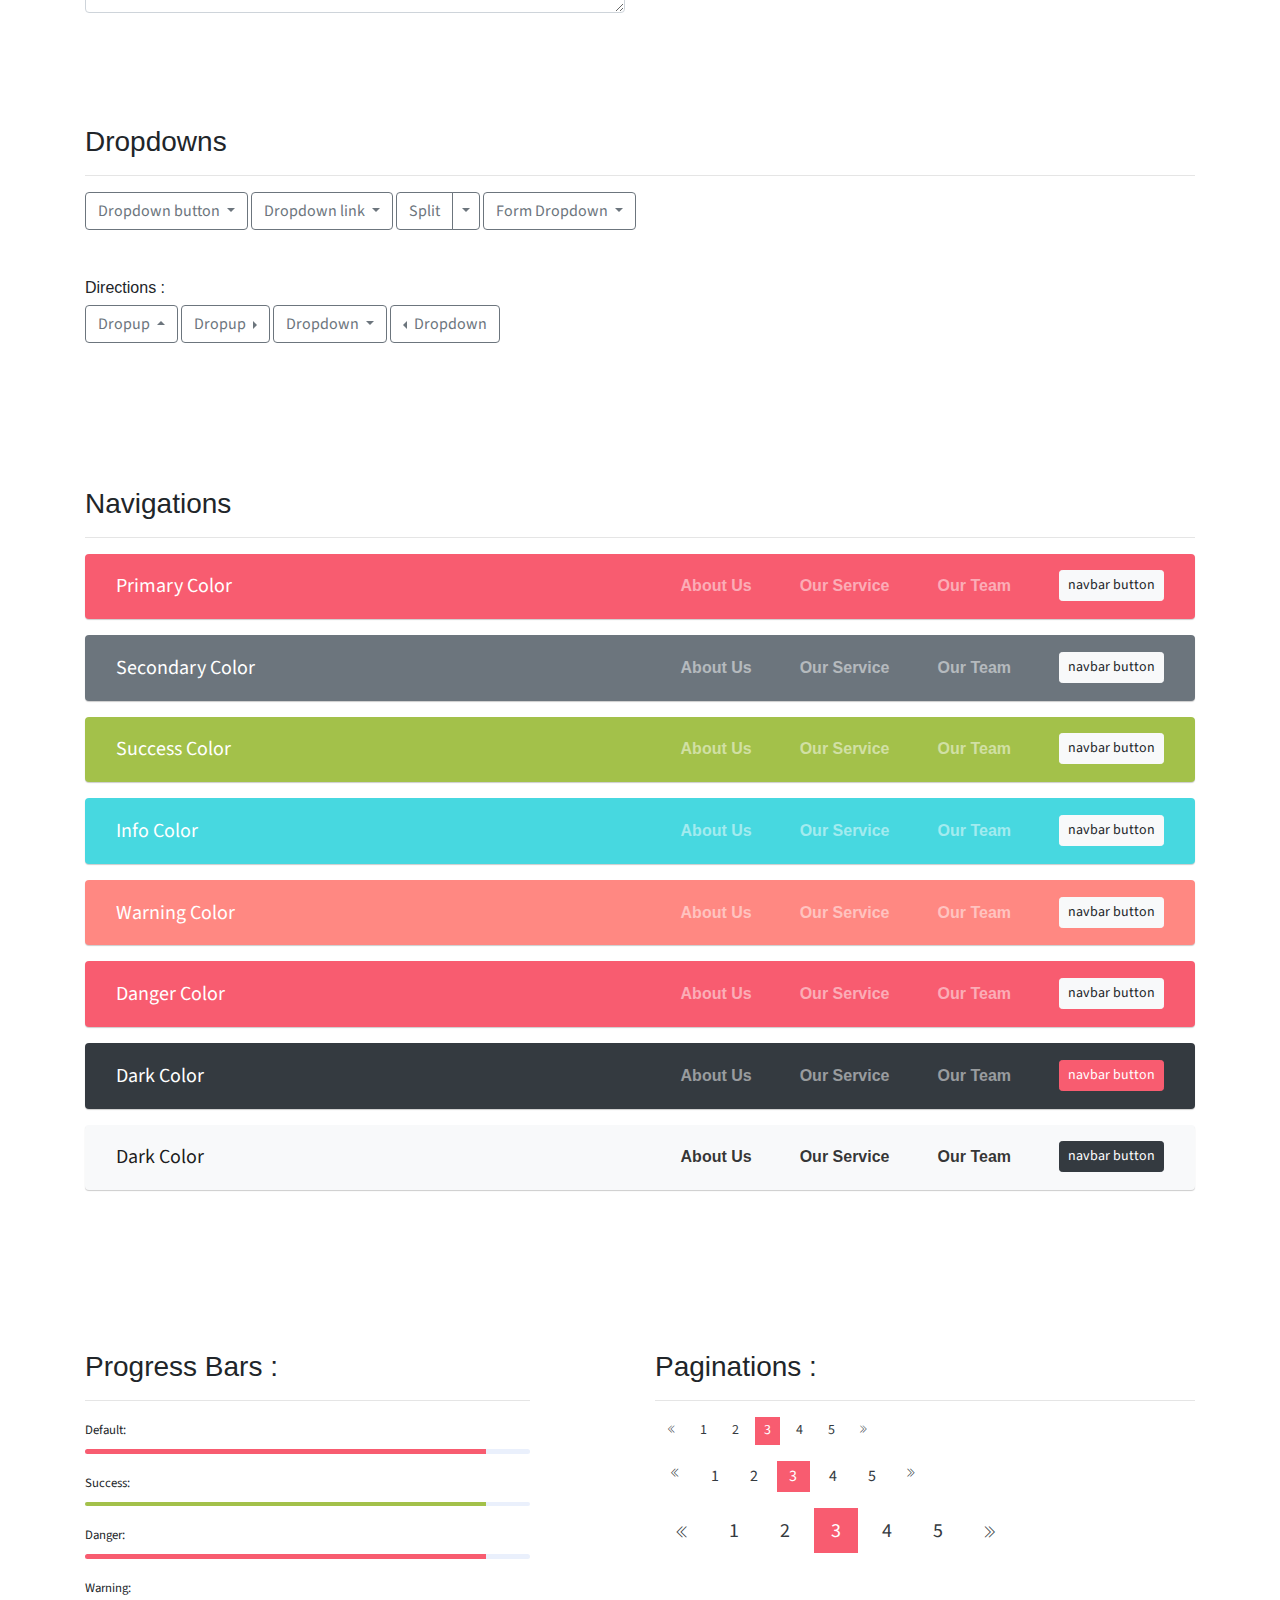
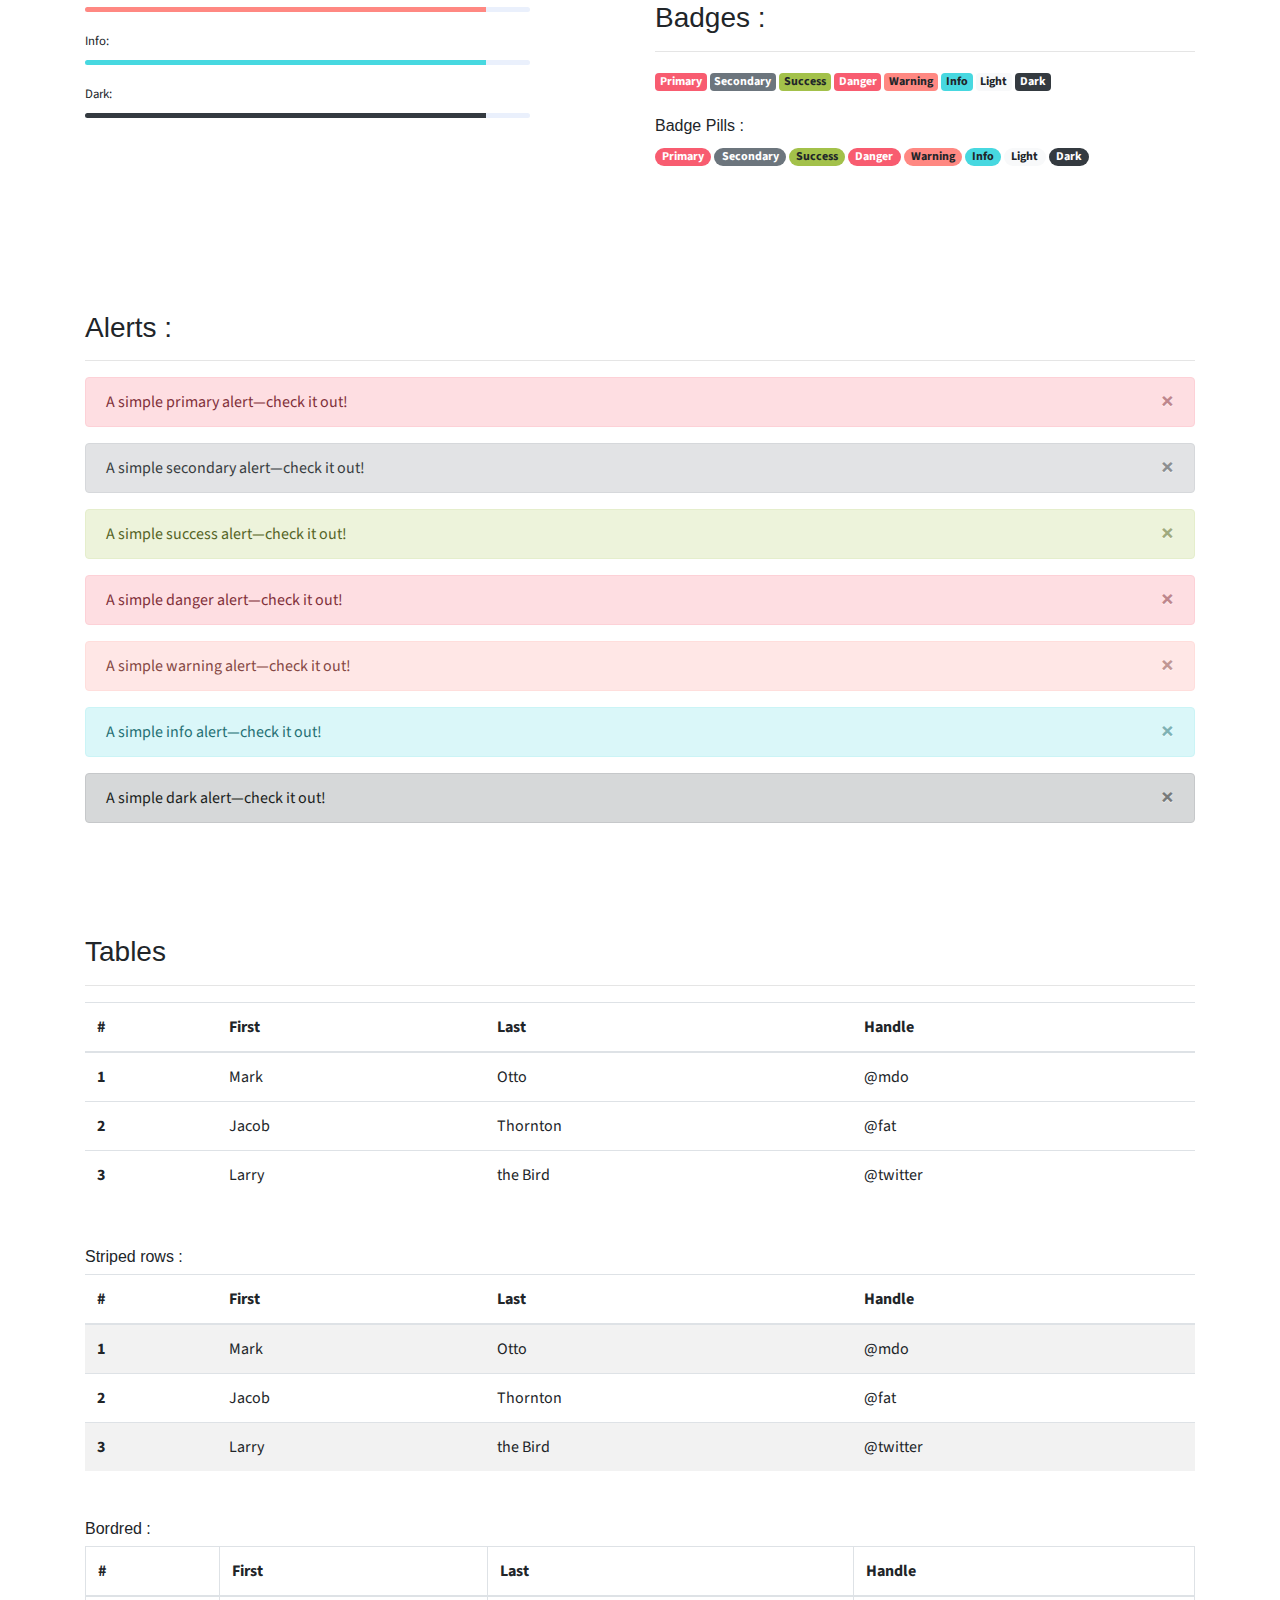
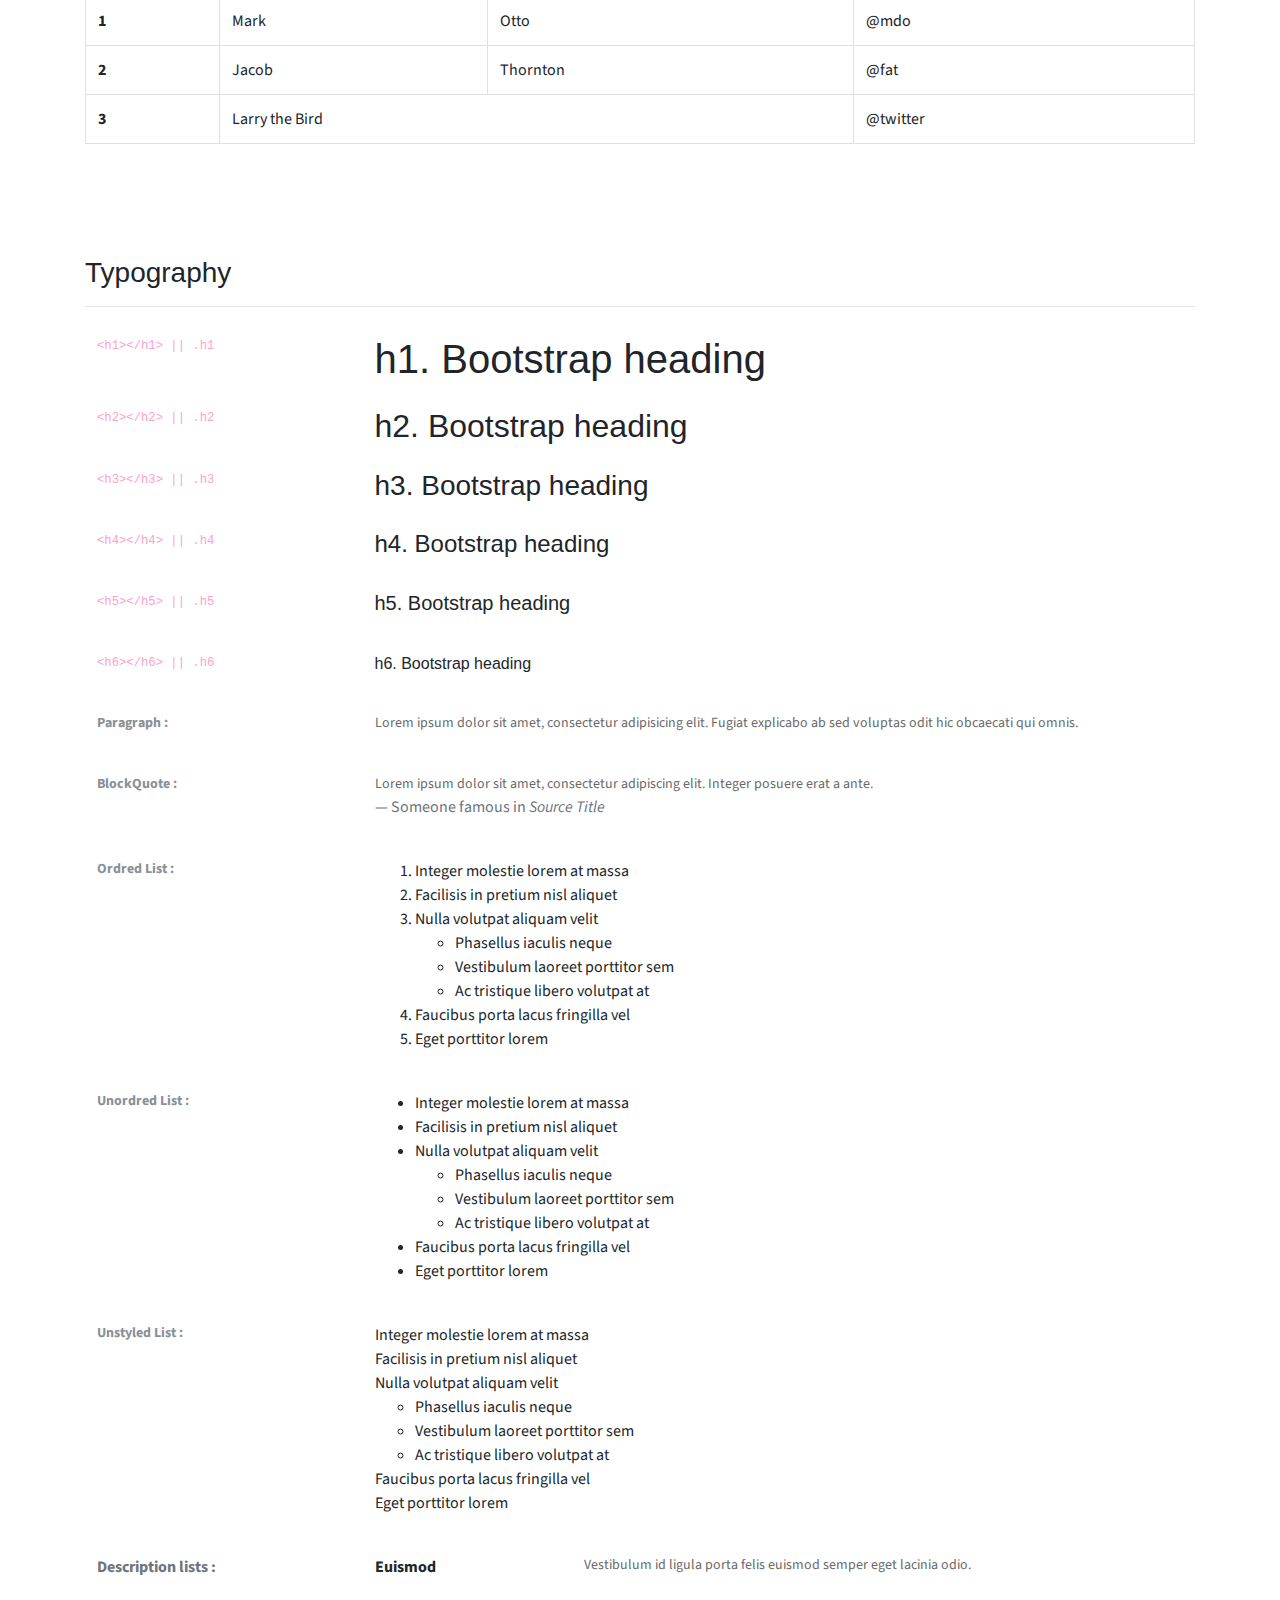
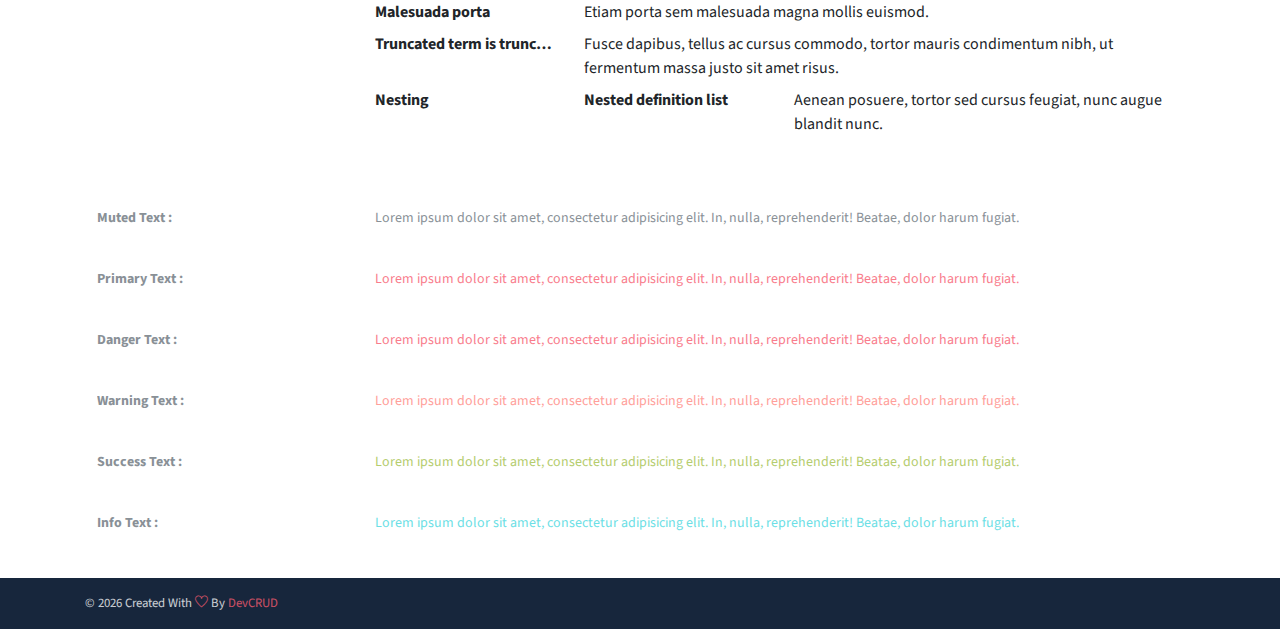
<file: public_html/components.html>
<!DOCTYPE html>
<html lang="en">
<head>
   <meta charset="utf-8">
   <meta name="viewport" content="width=device-width, initial-scale=1, shrink-to-fit=no">
   <meta name="description" content="Start your development with JohnDoe landing page.">
   <meta name="author" content="Devcrud">
   <title>JohnDoe Landing page | Components</title>
   <link rel="icon" href="assets/imgs/favicon.png" type="image/png">
   <!-- font icons -->
   <link rel="stylesheet" href="assets/vendors/themify-icons/css/themify-icons.css">
   <!-- Bootstrap + Steller  -->
   <link rel="stylesheet" href="assets/css/johndoe.css">
</head>
<body>

   <!-- Page Header -->
   <header class="header header-mini"> 
      <div class="header-title">Components</div> 
      <nav aria-label="breadcrumb">
         <ol class="breadcrumb">
            <li class="breadcrumb-item"><a href="/">Home</a></li>
            <li class="breadcrumb-item active" aria-current="page">Components</li>
         </ol>
      </nav>
   </header> <!-- End Of Page Header -->

   <!-- main content -->
   <div class="container">

      <!-- Buttons -->
      <h3 class="mt-5">Buttons</h3>
      <hr>
      <h6 class="section-secondary-title">Styles :</h6>
      <button class="btn btn-primary">Default</button>
      <button class="btn btn-outline-primary">outline</button>
      <button class="btn btn-primary rounded">Rounded</button>
      <button class="btn btn-primary rounded"><i class="ti-thumb-up pr-1"></i> With Icon</button>
      <button class="btn btn-primary circle"><i class="ti-heart"></i></button>

      <h6 class="section-secondary-title mt-5">Sizes :</h6>
      <button class="btn btn-primary btn-lg">Large</button>
      <button class="btn btn-primary ">Regular</button>
      <button class="btn btn-primary btn-sm">Small</button>
      <button class="btn btn-primary w-sm ml-3">w-sm</button>
      <button class="btn btn-primary w-md">w-md</button>
      <button class="btn btn-primary w-lg">w-lg</button>

      <h6 class="section-secondary-title mt-5">Colors :</h6>          
      <button type="button" class="btn btn-primary">Primary</button>
      <button type="button" class="btn btn-secondary">Secondary</button>
      <button type="button" class="btn btn-success">Success</button>
      <button type="button" class="btn btn-danger">Danger</button>
      <button type="button" class="btn btn-warning">Warning</button>
      <button type="button" class="btn btn-info">Info</button>
      <button type="button" class="btn btn-light">Light</button>
      <button type="button" class="btn btn-dark">Dark</button>

      <h6 class="section-secondary-title mt-5">Buttons Tags :</h6>
      <button class="btn btn-primary" type="submit">Button</button>
      <input class="btn btn-primary" type="button" value="Input">
      <input class="btn btn-primary" type="submit" value="Submit">
      <input class="btn btn-primary" type="reset" value="Reset">
      
      <!-- devider -->
      <div class="py-5"></div>

      <!-- Inputs -->
      <h3>Inputs</h3>
      <hr>
      <div class="row mt-5">
         <div class="col-md-6">
            <h6 class="section-secondary-title">Form controls :</h6>        
            <div class="form-group">
               <input type="email" class="form-control" id="exampleFormControlInput1" placeholder="Email address">
            </div>
            <div class="form-group">
               <input type="date" class="form-control" id="exampleFormControlInput1" placeholder="Date">
            </div>
            <div class="form-group">
               <input class="form-control" type="text" placeholder="Readonly input here…" readonly>
            </div>
            <div class="form-group">
               <input class="form-control" id="disabledInput" type="text" placeholder="Disabled input here..." disabled>
            </div>
            <div class="form-group">
               <select class="form-control" id="exampleFormControlSelect1">
                  <option>Example select</option>
                  <option>1</option>
                  <option>2</option>
                  <option>3</option>
                  <option>4</option>
                  <option>5</option>
               </select>
            </div>
            <div class="form-group">
               <select multiple class="form-control" id="exampleFormControlSelect2">
                  <option>Example multiple select</option>
                  <option>1</option>
                  <option>2</option>
                  <option>3</option>
                  <option>4</option>
                  <option>5</option>
               </select>
            </div>
            <div class="form-group">
               <textarea class="form-control" id="exampleFormControlTextarea1" rows="3" placeholder="Example textarea"></textarea>
            </div>
         </div>
         <div class="col-md-6">
            <h6 class="section-secondary-title">Sizes :</h6>    
            <div class="form-group">
               <input class="form-control form-control-lg" type="text" placeholder=".form-control-lg">             
            </div>
            <div class="form-group">
               <input class="form-control" type="text" placeholder="Default input">
            </div>
            <div class="form-group">
               <input class="form-control form-control-sm" type="text" placeholder=".form-control-sm"> 
            </div>
         </div>
      </div> <!-- end of inputs -->   

      <!-- devider -->
      <div class="py-5"></div>             

      <!-- Dropdowns -->
      <h3 class="components-section-title font-weight-normal">Dropdowns</h3>
      <hr>
      <div class="dropdown d-inline-block">
         <button class="btn btn-outline-secondary dropdown-toggle" type="button" id="dropdownMenuButton" data-toggle="dropdown" aria-haspopup="true" aria-expanded="false">
         Dropdown button
         </button>
         <div class="dropdown-menu" aria-labelledby="dropdownMenuButton">
         <a class="dropdown-item" href="#">Action</a>
         <a class="dropdown-item" href="#">Another action</a>
         <a class="dropdown-item" href="#">Something else here</a>
         </div>
      </div>
      <div class="dropdown d-inline-block">
         <a class="btn btn-outline-secondary dropdown-toggle" href="#" role="button" id="dropdownMenuLink" data-toggle="dropdown" aria-haspopup="true" aria-expanded="false">
            Dropdown link
         </a>
         <div class="dropdown-menu" aria-labelledby="dropdownMenuLink">
            <a class="dropdown-item" href="#">Action</a>
            <a class="dropdown-item" href="#">Another action</a>
            <a class="dropdown-item" href="#">Something else here</a>
         </div>
      </div>
      <div class="btn-group">
         <button type="button" class="btn btn-outline-secondary">Split</button>
         <button type="button" class="btn btn-outline-secondary dropdown-toggle dropdown-toggle-split" data-toggle="dropdown" aria-haspopup="true" aria-expanded="false">
         <span class="sr-only">Toggle Dropdown</span>
         </button>
         <div class="dropdown-menu">
            <a class="dropdown-item" href="#">Action</a>
            <a class="dropdown-item" href="#">Another action</a>
            <a class="dropdown-item" href="#">Something else here</a>
            <div class="dropdown-divider"></div>
            <a class="dropdown-item" href="#">Separated link</a>
         </div>
      </div>
      <div class="btn-group">
         <button class="btn btn-outline-secondary dropdown-toggle" type="button" id="dropdownMenuButton" data-toggle="dropdown" aria-haspopup="true" aria-expanded="false">
            Form Dropdown
         </button>
         <div class="dropdown-menu form">
            <form class="px-4 py-3">
               <div class="form-group">
                  <input type="email" class="form-control" id="exampleDropdownFormEmail1" placeholder="email@example.com">
               </div>
               <div class="form-group">
                  <input type="password" class="form-control" id="exampleDropdownFormPassword1" placeholder="Password">
               </div>
               <div class="form-check mb-3">
                  <input type="checkbox" class="form-check-input" id="dropdownCheck">
                  <label class="form-check-label" for="dropdownCheck">
                     Remember me
                  </label>
               </div>
               <button type="submit" class="btn btn-primary btn-block">Sign in</button>
            </form>
            <div class="dropdown-divider"></div>
            <a class="dropdown-item" href="#"><small>New around here? Sign up</small></a>
            <a class="dropdown-item" href="#"><small>Forgot password?</small></a>
         </div>
      </div>       
      <h6 class="section-secondary-title mt-5">Directions :</h6>  
      <div class="btn-group dropup">
         <button type="button" class="btn btn-outline-secondary dropdown-toggle" data-toggle="dropdown" aria-haspopup="true" aria-expanded="false">
            Dropup
         </button>
         <div class="dropdown-menu">
            <a class="dropdown-item" href="#">Action</a>
            <a class="dropdown-item" href="#">Another action</a>
            <a class="dropdown-item" href="#">Something else here</a>
            <div class="dropdown-divider"></div>
            <a class="dropdown-item" href="#">Separated link</a>
         </div>
      </div>
      <div class="btn-group dropright">
         <button type="button" class="btn btn-outline-secondary dropdown-toggle" data-toggle="dropdown" aria-haspopup="true" aria-expanded="false">
            Dropup
         </button>
         <div class="dropdown-menu">
            <a class="dropdown-item" href="#">Action</a>
            <a class="dropdown-item" href="#">Another action</a>
            <a class="dropdown-item" href="#">Something else here</a>
            <div class="dropdown-divider"></div>
            <a class="dropdown-item" href="#">Separated link</a>
         </div>
      </div>
      <div class="btn-group">
         <button type="button" class="btn btn-outline-secondary dropdown-toggle" data-toggle="dropdown" aria-haspopup="true" aria-expanded="false">
            Dropdown
         </button>
         <div class="dropdown-menu">
            <a class="dropdown-item" href="#">Action</a>
            <a class="dropdown-item" href="#">Another action</a>
            <a class="dropdown-item" href="#">Something else here</a>
            <div class="dropdown-divider"></div>
            <a class="dropdown-item" href="#">Separated link</a>
         </div>
      </div>
      <div class="btn-group dropleft">
         <button type="button" class="btn btn-outline-secondary dropdown-toggle" data-toggle="dropdown" aria-haspopup="true" aria-expanded="false">
            Dropdown
         </button>
         <div class="dropdown-menu">
            <a class="dropdown-item" href="#">Action</a>
            <a class="dropdown-item" href="#">Another action</a>
            <a class="dropdown-item" href="#">Something else here</a>
            <div class="dropdown-divider"></div>
            <a class="dropdown-item" href="#">Separated link</a>
         </div>
      </div> <!-- end of Dropdowns -->  

      <!-- devider -->
      <div class="py-5"></div>   

      <!-- navbars -->
      <h3 class="components-section-title font-weight-normal mt-5">Navigations</h3>
      <hr>
      <nav class="navbar navbar-expand-sm navbar-dark bg-primary rounded shadow mb-3">
         <div class="container">
            <a class="navbar-brand" href="#">Primary Color</a>
            <button class="navbar-toggler ml-auto" type="button" data-toggle="collapse" data-target="#navbarSupportedContent" aria-controls="navbarSupportedContent" aria-expanded="false" aria-label="Toggle navigation">
            <span class="navbar-toggler-icon"></span>
            </button>
            <div class="collapse navbar-collapse" id="navbarSupportedContent">
               <ul class="navbar-nav ml-auto"> 
                  <li class="nav-item">
                     <a class="nav-link" href="#about">About Us</a>
                  </li>
                  <li class="nav-item">
                     <a class="nav-link" href="#service">Our Service</a>
                  </li>
                  <li class="nav-item">
                     <a class="nav-link" href="#team">Our Team</a>
                  </li>
                  <li class="nav-item">
                     <a href="#book-table" class="ml-4 mt-1 btn btn-light btn-sm">navbar button</a>
                  </li>
               </ul>                       
            </div>
         </div>
      </nav>
      <nav class="navbar navbar-expand-sm navbar-dark bg-secondary rounded shadow mb-3">
         <div class="container">
            <a class="navbar-brand" href="#">Secondary Color</a>
            <button class="navbar-toggler ml-auto" type="button" data-toggle="collapse" data-target="#navbarSupportedContent" aria-controls="navbarSupportedContent" aria-expanded="false" aria-label="Toggle navigation">
            <span class="navbar-toggler-icon"></span>
            </button>
            <div class="collapse navbar-collapse" id="navbarSupportedContent">
               <ul class="navbar-nav ml-auto"> 
                  <li class="nav-item">
                     <a class="nav-link" href="#about">About Us</a>
                  </li>
                  <li class="nav-item">
                     <a class="nav-link" href="#service">Our Service</a>
                  </li>
                  <li class="nav-item">
                     <a class="nav-link" href="#team">Our Team</a>
                  </li>
                  <li class="nav-item">
                     <a href="#book-table" class="ml-4 mt-1 btn btn-light btn-sm">navbar button</a>
                  </li>
               </ul>                       
            </div>
         </div>
      </nav>
      <nav class="navbar navbar-expand-sm navbar-dark bg-success rounded shadow mb-3">
         <div class="container">
            <a class="navbar-brand" href="#">Success Color</a>
            <button class="navbar-toggler ml-auto" type="button" data-toggle="collapse" data-target="#navbarSupportedContent" aria-controls="navbarSupportedContent" aria-expanded="false" aria-label="Toggle navigation">
            <span class="navbar-toggler-icon"></span>
            </button>
            <div class="collapse navbar-collapse" id="navbarSupportedContent">
               <ul class="navbar-nav ml-auto"> 
                  <li class="nav-item">
                     <a class="nav-link" href="#about">About Us</a>
                  </li>
                  <li class="nav-item">
                     <a class="nav-link" href="#service">Our Service</a>
                  </li>
                  <li class="nav-item">
                     <a class="nav-link" href="#team">Our Team</a>
                  </li>
                  <li class="nav-item">
                     <a href="#book-table" class="ml-4 mt-1 btn btn-light btn-sm">navbar button</a>
                  </li>
               </ul>                       
            </div>
         </div>
      </nav>
      <nav class="navbar navbar-expand-sm navbar-dark bg-info rounded shadow mb-3">
         <div class="container">
            <a class="navbar-brand" href="#">Info Color</a>
            <button class="navbar-toggler ml-auto" type="button" data-toggle="collapse" data-target="#navbarSupportedContent" aria-controls="navbarSupportedContent" aria-expanded="false" aria-label="Toggle navigation">
            <span class="navbar-toggler-icon"></span>
            </button>
            <div class="collapse navbar-collapse" id="navbarSupportedContent">
               <ul class="navbar-nav ml-auto"> 
                  <li class="nav-item">
                     <a class="nav-link" href="#about">About Us</a>
                  </li>
                  <li class="nav-item">
                     <a class="nav-link" href="#service">Our Service</a>
                  </li>
                  <li class="nav-item">
                     <a class="nav-link" href="#team">Our Team</a>
                  </li>
                  <li class="nav-item">
                     <a href="#book-table" class="ml-4 mt-1 btn btn-light btn-sm">navbar button</a>
                  </li>
               </ul>                       
            </div>
         </div>
      </nav>
      <nav class="navbar navbar-expand-sm navbar-dark bg-warning rounded shadow mb-3">
         <div class="container">
            <a class="navbar-brand" href="#">Warning Color</a>
            <button class="navbar-toggler ml-auto" type="button" data-toggle="collapse" data-target="#navbarSupportedContent" aria-controls="navbarSupportedContent" aria-expanded="false" aria-label="Toggle navigation">
            <span class="navbar-toggler-icon"></span>
            </button>
            <div class="collapse navbar-collapse" id="navbarSupportedContent">
               <ul class="navbar-nav ml-auto"> 
                  <li class="nav-item">
                     <a class="nav-link" href="#about">About Us</a>
                  </li>
                  <li class="nav-item">
                     <a class="nav-link" href="#service">Our Service</a>
                  </li>
                  <li class="nav-item">
                     <a class="nav-link" href="#team">Our Team</a>
                  </li>
                  <li class="nav-item">
                     <a href="#book-table" class="ml-4 mt-1 btn btn-light btn-sm">navbar button</a>
                  </li>
               </ul>                       
            </div>
         </div>
      </nav>
      <nav class="navbar navbar-expand-sm navbar-dark bg-danger rounded shadow mb-3">
         <div class="container">
            <a class="navbar-brand" href="#">Danger Color</a>
            <button class="navbar-toggler ml-auto" type="button" data-toggle="collapse" data-target="#navbarSupportedContent" aria-controls="navbarSupportedContent" aria-expanded="false" aria-label="Toggle navigation">
            <span class="navbar-toggler-icon"></span>
            </button>
            <div class="collapse navbar-collapse" id="navbarSupportedContent">
               <ul class="navbar-nav ml-auto"> 
                  <li class="nav-item">
                     <a class="nav-link" href="#about">About Us</a>
                  </li>
                  <li class="nav-item">
                     <a class="nav-link" href="#service">Our Service</a>
                  </li>
                  <li class="nav-item">
                     <a class="nav-link" href="#team">Our Team</a>
                  </li>
                  <li class="nav-item">
                     <a href="#book-table" class="ml-4 mt-1 btn btn-light btn-sm">navbar button</a>
                  </li>
               </ul>                       
            </div>
         </div>
      </nav>
      <nav class="navbar navbar-expand-sm navbar-dark bg-dark rounded shadow mb-3">
         <div class="container">
            <a class="navbar-brand" href="#">Dark Color</a>
            <button class="navbar-toggler ml-auto" type="button" data-toggle="collapse" data-target="#navbarSupportedContent" aria-controls="navbarSupportedContent" aria-expanded="false" aria-label="Toggle navigation">
            <span class="navbar-toggler-icon"></span>
            </button>
            <div class="collapse navbar-collapse" id="navbarSupportedContent">
               <ul class="navbar-nav ml-auto"> 
                  <li class="nav-item">
                     <a class="nav-link" href="#about">About Us</a>
                  </li>
                  <li class="nav-item">
                     <a class="nav-link" href="#service">Our Service</a>
                  </li>
                  <li class="nav-item">
                     <a class="nav-link" href="#team">Our Team</a>
                  </li>
                  <li class="nav-item">
                     <a href="#book-table" class="ml-4 mt-1 btn btn-primary btn-sm">navbar button</a>
                  </li>
               </ul>                       
            </div>
         </div>
      </nav>
      <nav class="navbar navbar-expand-sm navbar-light bg-light rounded shadow mb-3">
         <div class="container">
            <a class="navbar-brand" href="#">Dark Color</a>
            <button class="navbar-toggler ml-auto" type="button" data-toggle="collapse" data-target="#navbarSupportedContent" aria-controls="navbarSupportedContent" aria-expanded="false" aria-label="Toggle navigation">
            <span class="navbar-toggler-icon"></span>
            </button>
            <div class="collapse navbar-collapse" id="navbarSupportedContent">
               <ul class="navbar-nav ml-auto"> 
                  <li class="nav-item">
                     <a class="nav-link" href="#about">About Us</a>
                  </li>
                  <li class="nav-item">
                     <a class="nav-link" href="#service">Our Service</a>
                  </li>
                  <li class="nav-item">
                     <a class="nav-link" href="#team">Our Team</a>
                  </li>
                  <li class="nav-item">
                     <a href="#book-table" class="ml-4 mt-1 btn btn-dark btn-sm">navbar button</a>
                  </li>
               </ul>                       
            </div>
         </div>
      </nav>
      <!-- End of navbars -->

      <!-- devider -->
      <div class="py-5"></div>   
      
      <!-- progress bars -->
      <div class="row justify-content-between">
         <div class="col-md-5">
            <h3 class="components-section-title font-weight-normal mt-5">Progress Bars :</h3>
            <hr>
            <small>Default: </small>
            <div class="progress mt-2 mb-3">
               <div class="progress-bar" role="progressbar" style="width: 90%" aria-valuenow="25" aria-valuemin="0" aria-valuemax="100"></div>
            </div>
            <small>Success:</small>
            <div class="progress mt-2 mb-3">
               <div class="progress-bar bg-success" role="progressbar" style="width: 90%" aria-valuenow="25" aria-valuemin="0" aria-valuemax="100"></div>
            </div>
            <small>Danger:</small>
            <div class="progress mt-2 mb-3">
               <div class="progress-bar bg-danger" role="progressbar" style="width: 90%" aria-valuenow="25" aria-valuemin="0" aria-valuemax="100"></div>
            </div>
            <small>Warning:</small>
            <div class="progress mt-2 mb-3">
               <div class="progress-bar bg-warning" role="progressbar" style="width: 90%" aria-valuenow="25" aria-valuemin="0" aria-valuemax="100"></div>
            </div>
            <small>Info:</small>
            <div class="progress mt-2 mb-3">
               <div class="progress-bar bg-info" role="progressbar" style="width: 90%" aria-valuenow="25" aria-valuemin="0" aria-valuemax="100"></div>
            </div>
            <small>Dark:</small>
            <div class="progress mt-2 mb-3">
               <div class="progress-bar bg-dark" role="progressbar" style="width: 90%" aria-valuenow="25" aria-valuemin="0" aria-valuemax="100"></div>
            </div>
         </div>
         <div class="col-md-6">
            <h3 class="components-section-title font-weight-normal mt-5">Paginations :</h3>
            <hr>
            <nav aria-label="Page navigation example">
               <ul class="pagination pagination-sm">
                  <li class="page-item"><a class="page-link" href="#"><i class="ti-angle-double-left"></i></a></li>
                  <li class="page-item"><a class="page-link" href="#">1</a></li>
                  <li class="page-item"><a class="page-link" href="#">2</a></li>
                  <li class="page-item active"><a class="page-link" href="#">3</a></li>
                  <li class="page-item"><a class="page-link" href="#">4</a></li>
                  <li class="page-item"><a class="page-link" href="#">5</a></li>
                  <li class="page-item"><a class="page-link" href="#"><i class="ti-angle-double-right"></i></a></li>
               </ul>
            </nav>
            <nav aria-label="Page navigation example">
               <ul class="pagination">
               <li class="page-item"><a class="page-link" href="#"><i class="ti-angle-double-left"></i></a></li>
                  <li class="page-item"><a class="page-link" href="#">1</a></li>
                  <li class="page-item"><a class="page-link" href="#">2</a></li>
                  <li class="page-item active"><a class="page-link" href="#">3</a></li>
                  <li class="page-item"><a class="page-link" href="#">4</a></li>
                  <li class="page-item"><a class="page-link" href="#">5</a></li>
                  <li class="page-item"><a class="page-link" href="#"><i class="ti-angle-double-right"></i></a></li>
               </ul>
            </nav>
            <nav aria-label="Page navigation example">
               <ul class="pagination pagination-lg">
                  <li class="page-item"><a class="page-link" href="#"><i class="ti-angle-double-left"></i></a></li>
                  <li class="page-item"><a class="page-link" href="#">1</a></li>
                  <li class="page-item"><a class="page-link" href="#">2</a></li>
                  <li class="page-item active"><a class="page-link" href="#">3</a></li>
                  <li class="page-item"><a class="page-link" href="#">4</a></li>
                  <li class="page-item"><a class="page-link" href="#">5</a></li>
                  <li class="page-item"><a class="page-link" href="#"><i class="ti-angle-double-right"></i></a></li>
               </ul>
            </nav>

            <!-- Badges -->
            <h3 class="components-section-title font-weight-normal mt-5">Badges :</h3>
            <hr>
            <span class="badge badge-primary">Primary</span>
            <span class="badge badge-secondary">Secondary</span>
            <span class="badge badge-success">Success</span>
            <span class="badge badge-danger">Danger</span>
            <span class="badge badge-warning">Warning</span>
            <span class="badge badge-info">Info</span>
            <span class="badge badge-light">Light</span>
            <span class="badge badge-dark">Dark</span>
            <h6 class="section-secondary-title mt-4 mb-2">Badge Pills :</h6>
            <span class="badge badge-pill badge-primary">Primary</span>
            <span class="badge badge-pill badge-secondary">Secondary</span>
            <span class="badge badge-pill badge-success">Success</span>
            <span class="badge badge-pill badge-danger">Danger</span>
            <span class="badge badge-pill badge-warning">Warning</span>
            <span class="badge badge-pill badge-info">Info</span>
            <span class="badge badge-pill badge-light">Light</span>
            <span class="badge badge-pill badge-dark">Dark</span>
         </div>
      </div> <!-- End of Progress bars -->

      <!-- devider -->
      <div class="py-5"></div>  

      <!-- Alerts -->
      <h3 class="components-section-title font-weight-normal mt-5">Alerts :</h3>
      <hr>
      <div class="alert alert-primary alert-dismissible fade show" role="alert">
         A simple primary alert—check it out!
         <button type="button" class="close" data-dismiss="alert" aria-label="Close">
            <span aria-hidden="true">&times;</span>
         </button>
      </div>
      <div class="alert alert-secondary alert-dismissible fade show" role="alert">
         A simple secondary alert—check it out!
         <button type="button" class="close" data-dismiss="alert" aria-label="Close">
            <span aria-hidden="true">&times;</span>
         </button>
      </div>
      <div class="alert alert-success alert-dismissible fade show" role="alert">
         A simple success alert—check it out!
         <button type="button" class="close" data-dismiss="alert" aria-label="Close">
            <span aria-hidden="true">&times;</span>
         </button>
      </div>
      <div class="alert alert-danger alert-dismissible fade show" role="alert">
         A simple danger alert—check it out!
         <button type="button" class="close" data-dismiss="alert" aria-label="Close">
            <span aria-hidden="true">&times;</span>
         </button>
      </div>
      <div class="alert alert-warning alert-dismissible fade show" role="alert">
         A simple warning alert—check it out!
         <button type="button" class="close" data-dismiss="alert" aria-label="Close">
            <span aria-hidden="true">&times;</span>
         </button>
      </div>
      <div class="alert alert-info alert-dismissible fade show" role="alert">
         A simple info alert—check it out!
         <button type="button" class="close" data-dismiss="alert" aria-label="Close">
            <span aria-hidden="true">&times;</span>
         </button>
      </div>
      <div class="alert alert-dark alert-dismissible fade show" role="alert">
         A simple dark alert—check it out!
         <button type="button" class="close" data-dismiss="alert" aria-label="Close">
            <span aria-hidden="true">&times;</span>
         </button>
      </div>
      <!-- end of alerts -->

      <!-- devider -->
      <div class="py-5"></div> 
   
      <!-- tables -->
      <h3 class="components-section-title">Tables</h3>
      <hr>
      <table class="table">
         <thead>
            <tr>
               <th scope="col">#</th>
               <th scope="col">First</th>
               <th scope="col">Last</th>
               <th scope="col">Handle</th>
            </tr>
         </thead>
         <tbody>
            <tr>
               <th scope="row">1</th>
               <td>Mark</td>
               <td>Otto</td>
               <td>@mdo</td>
            </tr>
            <tr>
               <th scope="row">2</th>
               <td>Jacob</td>
               <td>Thornton</td>
               <td>@fat</td>
            </tr>
            <tr>
               <th scope="row">3</th>
               <td>Larry</td>
               <td>the Bird</td>
               <td>@twitter</td>
            </tr>
         </tbody>
      </table>

      <h6 class="section-secondary-title mt-5">Striped rows :</h6>
      <table class="table table-striped">
         <thead>
            <tr>
               <th scope="col">#</th>
               <th scope="col">First</th>
               <th scope="col">Last</th>
               <th scope="col">Handle</th>
            </tr>
         </thead>
         <tbody>
            <tr>
               <th scope="row">1</th>
               <td>Mark</td>
               <td>Otto</td>
               <td>@mdo</td>
            </tr>
            <tr>
               <th scope="row">2</th>
               <td>Jacob</td>
               <td>Thornton</td>
               <td>@fat</td>
            </tr>
            <tr>
               <th scope="row">3</th>
               <td>Larry</td>
               <td>the Bird</td>
               <td>@twitter</td>
            </tr>
         </tbody>
      </table>

      <h6 class="section-secondary-title mt-5">Bordred :</h6>
      <table class="table table-bordered">
         <thead>
            <tr>
               <th scope="col">#</th>
               <th scope="col">First</th>
               <th scope="col">Last</th>
               <th scope="col">Handle</th>
            </tr>
         </thead>
         <tbody>
            <tr>
               <th scope="row">1</th>
               <td>Mark</td>
               <td>Otto</td>
               <td>@mdo</td>
            </tr>
            <tr>
               <th scope="row">2</th>
               <td>Jacob</td>
               <td>Thornton</td>
               <td>@fat</td>
            </tr>
            <tr>
               <th scope="row">3</th>
               <td colspan="2">Larry the Bird</td>
               <td>@twitter</td>
            </tr>
         </tbody>
      </table>
      <!-- end of tables -->

      <!-- devider -->
      <div class="py-5"></div> 

      <!-- typography -->
      <h3 class="components-section-title">Typography</h3>
      <hr>
     
      <table class="table table-borderless v-align-center">
         <tbody>
            <tr>
               <td>
                  <p><code class="highlighter-rouge">&lt;h1&gt;&lt;/h1&gt; || .h1</code></p>
               </td>
               <td class="w-75"><span class="h1">h1. Bootstrap heading</span></td>
            </tr>
            <tr>
               <td>
                  <p><code class="highlighter-rouge">&lt;h2&gt;&lt;/h2&gt; || .h2</code></p>
               </td>
               <td><span class="h2">h2. Bootstrap heading</span></td>
            </tr>
            <tr>
               <td>
                  <p><code class="highlighter-rouge">&lt;h3&gt;&lt;/h3&gt; || .h3</code></p>
               </td>
               <td><span class="h3">h3. Bootstrap heading</span></td>
            </tr>
            <tr>
               <td>
                  <p><code class="highlighter-rouge">&lt;h4&gt;&lt;/h4&gt; || .h4</code></p>
               </td>
               <td><span class="h4">h4. Bootstrap heading</span></td>
            </tr>
            <tr>
               <td>
                  <p><code class="highlighter-rouge">&lt;h5&gt;&lt;/h5&gt; || .h5</code></p>
               </td>
               <td><span class="h5">h5. Bootstrap heading</span></td>
            </tr>
            <tr>
               <td>
                  <p><code class="highlighter-rouge">&lt;h6&gt;&lt;/h6&gt; || .h6</code></p>
               </td>
               <td><span class="h6">h6. Bootstrap heading</span></td>
            </tr>
            <tr>
               <td>
                  <p class="font-weight-bold text-muted">Paragraph :</p>
               </td>
               <td><p>Lorem ipsum dolor sit amet, consectetur adipisicing elit. Fugiat explicabo ab sed voluptas odit hic obcaecati qui omnis.</p></td>
            </tr>
            <tr>
               <td>
                  <p class="font-weight-bold text-muted">BlockQuote :</p>
               </td>
               <td>
                  <blockquote class="blockquote">
                     <p class="mb-0">Lorem ipsum dolor sit amet, consectetur adipiscing elit. Integer posuere erat a ante.</p>
                     <footer class="blockquote-footer">Someone famous in <cite title="Source Title">Source Title</cite></footer>
                  </blockquote>
               </td>
            </tr>

            
            <tr>
               <td><p class="font-weight-bold text-muted">Ordred List :</p></td>
               <td>
                  <ol>
                     <li>Integer molestie lorem at massa</li>
                     <li>Facilisis in pretium nisl aliquet</li>
                     <li>Nulla volutpat aliquam velit
                        <ul>
                           <li>Phasellus iaculis neque</li>
                           <li>Vestibulum laoreet porttitor sem</li>
                           <li>Ac tristique libero volutpat at</li>
                        </ul>
                     </li>
                     <li>Faucibus porta lacus fringilla vel</li>
                     <li>Eget porttitor lorem</li>
                  </ol>
               </td>
            </tr>
            <tr>
               <td><p class="font-weight-bold text-muted">Unordred List :</p></td>
               <td>
                  <ul >
                     <li>Integer molestie lorem at massa</li>
                     <li>Facilisis in pretium nisl aliquet</li>
                     <li>Nulla volutpat aliquam velit
                        <ul>
                           <li>Phasellus iaculis neque</li>
                           <li>Vestibulum laoreet porttitor sem</li>
                           <li>Ac tristique libero volutpat at</li>
                        </ul>
                     </li>
                     <li>Faucibus porta lacus fringilla vel</li>
                     <li>Eget porttitor lorem</li>
                  </ul>
               </td>
            </tr>
            <tr>
               <td><p class="font-weight-bold text-muted">Unstyled List :</p></td>
               <td>
                  <ul class="list-unstyled">
                     <li>Integer molestie lorem at massa</li>
                     <li>Facilisis in pretium nisl aliquet</li>
                     <li>Nulla volutpat aliquam velit
                        <ul>
                           <li>Phasellus iaculis neque</li>
                           <li>Vestibulum laoreet porttitor sem</li>
                           <li>Ac tristique libero volutpat at</li>
                        </ul>
                     </li>
                     <li>Faucibus porta lacus fringilla vel</li>
                     <li>Eget porttitor lorem</li>
                  </ul>
               </td>
            </tr>
            <tr>
               <td class="font-weight-bold text-muted">Description lists : </td>
               <td>
                  <dl class="row">
                     <dt class="col-sm-3">Euismod</dt>
                     <dd class="col-sm-9">
                        <p>Vestibulum id ligula porta felis euismod semper eget lacinia odio.</p>
                     </dd>

                     <dt class="col-sm-3">Malesuada porta</dt>
                     <dd class="col-sm-9">Etiam porta sem malesuada magna mollis euismod.</dd>

                     <dt class="col-sm-3 text-truncate">Truncated term is truncated</dt>
                     <dd class="col-sm-9">Fusce dapibus, tellus ac cursus commodo, tortor mauris condimentum nibh, ut fermentum massa justo sit amet risus.</dd>

                     <dt class="col-sm-3">Nesting</dt>
                     <dd class="col-sm-9">
                        <dl class="row">
                           <dt class="col-sm-4">Nested definition list</dt>
                           <dd class="col-sm-8">Aenean posuere, tortor sed cursus feugiat, nunc augue blandit nunc.</dd>
                        </dl>
                     </dd>
                  </dl>
               </td>
            </tr>
            <tr>
               <td>
                  <p class="font-weight-bold text-muted">Muted Text :</p>
               </td>
               <td>
                  <p class="text-muted">Lorem ipsum dolor sit amet, consectetur adipisicing elit. In, nulla, reprehenderit! Beatae, dolor harum fugiat.</p>
               </td>
            </tr>
            <tr>
               <td>
                  <p class="font-weight-bold text-muted">Primary Text :</p>
               </td>
               <td>
                  <p class="text-primary">Lorem ipsum dolor sit amet, consectetur adipisicing elit. In, nulla, reprehenderit! Beatae, dolor harum fugiat.</p>
               </td>
            </tr>
            <tr>
               <td>
                  <p class="font-weight-bold text-muted">Danger Text :</p>
               </td>
               <td>
                  <p class="text-danger">Lorem ipsum dolor sit amet, consectetur adipisicing elit. In, nulla, reprehenderit! Beatae, dolor harum fugiat.</p>
               </td>
            </tr>
            <tr>
               <td>
                  <p class="font-weight-bold text-muted">Warning Text :</p>
               </td>
               <td>
                  <p class="text-warning">Lorem ipsum dolor sit amet, consectetur adipisicing elit. In, nulla, reprehenderit! Beatae, dolor harum fugiat.</p>
               </td>
            </tr>
            <tr>
               <td>
                  <p class="font-weight-bold text-muted">Success Text :</p>
               </td>
               <td>
                  <p class="text-success">Lorem ipsum dolor sit amet, consectetur adipisicing elit. In, nulla, reprehenderit! Beatae, dolor harum fugiat.</p>
               </td>
            </tr>
            <tr>
               <td>
                  <p class="font-weight-bold text-muted">Info Text :</p>
               </td>
               <td>
                  <p class="text-info">Lorem ipsum dolor sit amet, consectetur adipisicing elit. In, nulla, reprehenderit! Beatae, dolor harum fugiat.</p>
               </td>
            </tr>
         </tbody>
      </table>
   </div>
   <!-- end of typography -->

   <!-- Page Footer -->
   <footer class="footer py-3">
        <div class="container">
            <p class="small mb-0 text-light">
                &copy; <script>document.write(new Date().getFullYear())</script> Created With <i class="ti-heart text-danger"></i> By <a href="http://devcrud.com" target="_blank"><span class="text-danger" title="Bootstrap 4 Themes and Dashboards">DevCRUD</span></a> 
            </p>
        </div>
    </footer>
   <!-- End of Page Footer -->  
   
   <!-- core  -->
   <script src="assets/vendors/jquery/jquery-3.4.1.js"></script>
   <script src="assets/vendors/bootstrap/bootstrap.bundle.js"></script>

</body>
</html>
</file>
<file: assets/vendors/themify-icons/css/themify-icons.css>
@font-face {
	font-family: 'themify';
	src:url("../fonts/themify.eot?-fvbane");
	src:url("../fonts/themify.eot?#iefix-fvbane") format("embedded-opentype"),
		url("../fonts/themify.woff?-fvbane") format("woff"),
		url("../fonts/themify.ttf?-fvbane") format("truetype"),
		url("../fonts/themify.svg?-fvbane#themify") format("svg");
	font-weight: normal;
	font-style: normal;
}

[class^="ti-"], [class*=" ti-"] {
	font-family: 'themify';
	speak: none;
	font-style: normal;
	font-weight: normal;
	font-variant: normal;
	text-transform: none;
	line-height: 1;

	/* Better Font Rendering =========== */
	-webkit-font-smoothing: antialiased;
	-moz-osx-font-smoothing: grayscale;
}

.ti-wand:before {
	content: "\e600";
}
.ti-volume:before {
	content: "\e601";
}
.ti-user:before {
	content: "\e602";
}
.ti-unlock:before {
	content: "\e603";
}
.ti-unlink:before {
	content: "\e604";
}
.ti-trash:before {
	content: "\e605";
}
.ti-thought:before {
	content: "\e606";
}
.ti-target:before {
	content: "\e607";
}
.ti-tag:before {
	content: "\e608";
}
.ti-tablet:before {
	content: "\e609";
}
.ti-star:before {
	content: "\e60a";
}
.ti-spray:before {
	content: "\e60b";
}
.ti-signal:before {
	content: "\e60c";
}
.ti-shopping-cart:before {
	content: "\e60d";
}
.ti-shopping-cart-full:before {
	content: "\e60e";
}
.ti-settings:before {
	content: "\e60f";
}
.ti-search:before {
	content: "\e610";
}
.ti-zoom-in:before {
	content: "\e611";
}
.ti-zoom-out:before {
	content: "\e612";
}
.ti-cut:before {
	content: "\e613";
}
.ti-ruler:before {
	content: "\e614";
}
.ti-ruler-pencil:before {
	content: "\e615";
}
.ti-ruler-alt:before {
	content: "\e616";
}
.ti-bookmark:before {
	content: "\e617";
}
.ti-bookmark-alt:before {
	content: "\e618";
}
.ti-reload:before {
	content: "\e619";
}
.ti-plus:before {
	content: "\e61a";
}
.ti-pin:before {
	content: "\e61b";
}
.ti-pencil:before {
	content: "\e61c";
}
.ti-pencil-alt:before {
	content: "\e61d";
}
.ti-paint-roller:before {
	content: "\e61e";
}
.ti-paint-bucket:before {
	content: "\e61f";
}
.ti-na:before {
	content: "\e620";
}
.ti-mobile:before {
	content: "\e621";
}
.ti-minus:before {
	content: "\e622";
}
.ti-medall:before {
	content: "\e623";
}
.ti-medall-alt:before {
	content: "\e624";
}
.ti-marker:before {
	content: "\e625";
}
.ti-marker-alt:before {
	content: "\e626";
}
.ti-arrow-up:before {
	content: "\e627";
}
.ti-arrow-right:before {
	content: "\e628";
}
.ti-arrow-left:before {
	content: "\e629";
}
.ti-arrow-down:before {
	content: "\e62a";
}
.ti-lock:before {
	content: "\e62b";
}
.ti-location-arrow:before {
	content: "\e62c";
}
.ti-link:before {
	content: "\e62d";
}
.ti-layout:before {
	content: "\e62e";
}
.ti-layers:before {
	content: "\e62f";
}
.ti-layers-alt:before {
	content: "\e630";
}
.ti-key:before {
	content: "\e631";
}
.ti-import:before {
	content: "\e632";
}
.ti-image:before {
	content: "\e633";
}
.ti-heart:before {
	content: "\e634";
}
.ti-heart-broken:before {
	content: "\e635";
}
.ti-hand-stop:before {
	content: "\e636";
}
.ti-hand-open:before {
	content: "\e637";
}
.ti-hand-drag:before {
	content: "\e638";
}
.ti-folder:before {
	content: "\e639";
}
.ti-flag:before {
	content: "\e63a";
}
.ti-flag-alt:before {
	content: "\e63b";
}
.ti-flag-alt-2:before {
	content: "\e63c";
}
.ti-eye:before {
	content: "\e63d";
}
.ti-export:before {
	content: "\e63e";
}
.ti-exchange-vertical:before {
	content: "\e63f";
}
.ti-desktop:before {
	content: "\e640";
}
.ti-cup:before {
	content: "\e641";
}
.ti-crown:before {
	content: "\e642";
}
.ti-comments:before {
	content: "\e643";
}
.ti-comment:before {
	content: "\e644";
}
.ti-comment-alt:before {
	content: "\e645";
}
.ti-close:before {
	content: "\e646";
}
.ti-clip:before {
	content: "\e647";
}
.ti-angle-up:before {
	content: "\e648";
}
.ti-angle-right:before {
	content: "\e649";
}
.ti-angle-left:before {
	content: "\e64a";
}
.ti-angle-down:before {
	content: "\e64b";
}
.ti-check:before {
	content: "\e64c";
}
.ti-check-box:before {
	content: "\e64d";
}
.ti-camera:before {
	content: "\e64e";
}
.ti-announcement:before {
	content: "\e64f";
}
.ti-brush:before {
	content: "\e650";
}
.ti-briefcase:before {
	content: "\e651";
}
.ti-bolt:before {
	content: "\e652";
}
.ti-bolt-alt:before {
	content: "\e653";
}
.ti-blackboard:before {
	content: "\e654";
}
.ti-bag:before {
	content: "\e655";
}
.ti-move:before {
	content: "\e656";
}
.ti-arrows-vertical:before {
	content: "\e657";
}
.ti-arrows-horizontal:before {
	content: "\e658";
}
.ti-fullscreen:before {
	content: "\e659";
}
.ti-arrow-top-right:before {
	content: "\e65a";
}
.ti-arrow-top-left:before {
	content: "\e65b";
}
.ti-arrow-circle-up:before {
	content: "\e65c";
}
.ti-arrow-circle-right:before {
	content: "\e65d";
}
.ti-arrow-circle-left:before {
	content: "\e65e";
}
.ti-arrow-circle-down:before {
	content: "\e65f";
}
.ti-angle-double-up:before {
	content: "\e660";
}
.ti-angle-double-right:before {
	content: "\e661";
}
.ti-angle-double-left:before {
	content: "\e662";
}
.ti-angle-double-down:before {
	content: "\e663";
}
.ti-zip:before {
	content: "\e664";
}
.ti-world:before {
	content: "\e665";
}
.ti-wheelchair:before {
	content: "\e666";
}
.ti-view-list:before {
	content: "\e667";
}
.ti-view-list-alt:before {
	content: "\e668";
}
.ti-view-grid:before {
	content: "\e669";
}
.ti-uppercase:before {
	content: "\e66a";
}
.ti-upload:before {
	content: "\e66b";
}
.ti-underline:before {
	content: "\e66c";
}
.ti-truck:before {
	content: "\e66d";
}
.ti-timer:before {
	content: "\e66e";
}
.ti-ticket:before {
	content: "\e66f";
}
.ti-thumb-up:before {
	content: "\e670";
}
.ti-thumb-down:before {
	content: "\e671";
}
.ti-text:before {
	content: "\e672";
}
.ti-stats-up:before {
	content: "\e673";
}
.ti-stats-down:before {
	content: "\e674";
}
.ti-split-v:before {
	content: "\e675";
}
.ti-split-h:before {
	content: "\e676";
}
.ti-smallcap:before {
	content: "\e677";
}
.ti-shine:before {
	content: "\e678";
}
.ti-shift-right:before {
	content: "\e679";
}
.ti-shift-left:before {
	content: "\e67a";
}
.ti-shield:before {
	content: "\e67b";
}
.ti-notepad:before {
	content: "\e67c";
}
.ti-server:before {
	content: "\e67d";
}
.ti-quote-right:before {
	content: "\e67e";
}
.ti-quote-left:before {
	content: "\e67f";
}
.ti-pulse:before {
	content: "\e680";
}
.ti-printer:before {
	content: "\e681";
}
.ti-power-off:before {
	content: "\e682";
}
.ti-plug:before {
	content: "\e683";
}
.ti-pie-chart:before {
	content: "\e684";
}
.ti-paragraph:before {
	content: "\e685";
}
.ti-panel:before {
	content: "\e686";
}
.ti-package:before {
	content: "\e687";
}
.ti-music:before {
	content: "\e688";
}
.ti-music-alt:before {
	content: "\e689";
}
.ti-mouse:before {
	content: "\e68a";
}
.ti-mouse-alt:before {
	content: "\e68b";
}
.ti-money:before {
	content: "\e68c";
}
.ti-microphone:before {
	content: "\e68d";
}
.ti-menu:before {
	content: "\e68e";
}
.ti-menu-alt:before {
	content: "\e68f";
}
.ti-map:before {
	content: "\e690";
}
.ti-map-alt:before {
	content: "\e691";
}
.ti-loop:before {
	content: "\e692";
}
.ti-location-pin:before {
	content: "\e693";
}
.ti-list:before {
	content: "\e694";
}
.ti-light-bulb:before {
	content: "\e695";
}
.ti-Italic:before {
	content: "\e696";
}
.ti-info:before {
	content: "\e697";
}
.ti-infinite:before {
	content: "\e698";
}
.ti-id-badge:before {
	content: "\e699";
}
.ti-hummer:before {
	content: "\e69a";
}
.ti-home:before {
	content: "\e69b";
}
.ti-help:before {
	content: "\e69c";
}
.ti-headphone:before {
	content: "\e69d";
}
.ti-harddrives:before {
	content: "\e69e";
}
.ti-harddrive:before {
	content: "\e69f";
}
.ti-gift:before {
	content: "\e6a0";
}
.ti-game:before {
	content: "\e6a1";
}
.ti-filter:before {
	content: "\e6a2";
}
.ti-files:before {
	content: "\e6a3";
}
.ti-file:before {
	content: "\e6a4";
}
.ti-eraser:before {
	content: "\e6a5";
}
.ti-envelope:before {
	content: "\e6a6";
}
.ti-download:before {
	content: "\e6a7";
}
.ti-direction:before {
	content: "\e6a8";
}
.ti-direction-alt:before {
	content: "\e6a9";
}
.ti-dashboard:before {
	content: "\e6aa";
}
.ti-control-stop:before {
	content: "\e6ab";
}
.ti-control-shuffle:before {
	content: "\e6ac";
}
.ti-control-play:before {
	content: "\e6ad";
}
.ti-control-pause:before {
	content: "\e6ae";
}
.ti-control-forward:before {
	content: "\e6af";
}
.ti-control-backward:before {
	content: "\e6b0";
}
.ti-cloud:before {
	content: "\e6b1";
}
.ti-cloud-up:before {
	content: "\e6b2";
}
.ti-cloud-down:before {
	content: "\e6b3";
}
.ti-clipboard:before {
	content: "\e6b4";
}
.ti-car:before {
	content: "\e6b5";
}
.ti-calendar:before {
	content: "\e6b6";
}
.ti-book:before {
	content: "\e6b7";
}
.ti-bell:before {
	content: "\e6b8";
}
.ti-basketball:before {
	content: "\e6b9";
}
.ti-bar-chart:before {
	content: "\e6ba";
}
.ti-bar-chart-alt:before {
	content: "\e6bb";
}
.ti-back-right:before {
	content: "\e6bc";
}
.ti-back-left:before {
	content: "\e6bd";
}
.ti-arrows-corner:before {
	content: "\e6be";
}
.ti-archive:before {
	content: "\e6bf";
}
.ti-anchor:before {
	content: "\e6c0";
}
.ti-align-right:before {
	content: "\e6c1";
}
.ti-align-left:before {
	content: "\e6c2";
}
.ti-align-justify:before {
	content: "\e6c3";
}
.ti-align-center:before {
	content: "\e6c4";
}
.ti-alert:before {
	content: "\e6c5";
}
.ti-alarm-clock:before {
	content: "\e6c6";
}
.ti-agenda:before {
	content: "\e6c7";
}
.ti-write:before {
	content: "\e6c8";
}
.ti-window:before {
	content: "\e6c9";
}
.ti-widgetized:before {
	content: "\e6ca";
}
.ti-widget:before {
	content: "\e6cb";
}
.ti-widget-alt:before {
	content: "\e6cc";
}
.ti-wallet:before {
	content: "\e6cd";
}
.ti-video-clapper:before {
	content: "\e6ce";
}
.ti-video-camera:before {
	content: "\e6cf";
}
.ti-vector:before {
	content: "\e6d0";
}
.ti-themify-logo:before {
	content: "\e6d1";
}
.ti-themify-favicon:before {
	content: "\e6d2";
}
.ti-themify-favicon-alt:before {
	content: "\e6d3";
}
.ti-support:before {
	content: "\e6d4";
}
.ti-stamp:before {
	content: "\e6d5";
}
.ti-split-v-alt:before {
	content: "\e6d6";
}
.ti-slice:before {
	content: "\e6d7";
}
.ti-shortcode:before {
	content: "\e6d8";
}
.ti-shift-right-alt:before {
	content: "\e6d9";
}
.ti-shift-left-alt:before {
	content: "\e6da";
}
.ti-ruler-alt-2:before {
	content: "\e6db";
}
.ti-receipt:before {
	content: "\e6dc";
}
.ti-pin2:before {
	content: "\e6dd";
}
.ti-pin-alt:before {
	content: "\e6de";
}
.ti-pencil-alt2:before {
	content: "\e6df";
}
.ti-palette:before {
	content: "\e6e0";
}
.ti-more:before {
	content: "\e6e1";
}
.ti-more-alt:before {
	content: "\e6e2";
}
.ti-microphone-alt:before {
	content: "\e6e3";
}
.ti-magnet:before {
	content: "\e6e4";
}
.ti-line-double:before {
	content: "\e6e5";
}
.ti-line-dotted:before {
	content: "\e6e6";
}
.ti-line-dashed:before {
	content: "\e6e7";
}
.ti-layout-width-full:before {
	content: "\e6e8";
}
.ti-layout-width-default:before {
	content: "\e6e9";
}
.ti-layout-width-default-alt:before {
	content: "\e6ea";
}
.ti-layout-tab:before {
	content: "\e6eb";
}
.ti-layout-tab-window:before {
	content: "\e6ec";
}
.ti-layout-tab-v:before {
	content: "\e6ed";
}
.ti-layout-tab-min:before {
	content: "\e6ee";
}
.ti-layout-slider:before {
	content: "\e6ef";
}
.ti-layout-slider-alt:before {
	content: "\e6f0";
}
.ti-layout-sidebar-right:before {
	content: "\e6f1";
}
.ti-layout-sidebar-none:before {
	content: "\e6f2";
}
.ti-layout-sidebar-left:before {
	content: "\e6f3";
}
.ti-layout-placeholder:before {
	content: "\e6f4";
}
.ti-layout-menu:before {
	content: "\e6f5";
}
.ti-layout-menu-v:before {
	content: "\e6f6";
}
.ti-layout-menu-separated:before {
	content: "\e6f7";
}
.ti-layout-menu-full:before {
	content: "\e6f8";
}
.ti-layout-media-right-alt:before {
	content: "\e6f9";
}
.ti-layout-media-right:before {
	content: "\e6fa";
}
.ti-layout-media-overlay:before {
	content: "\e6fb";
}
.ti-layout-media-overlay-alt:before {
	content: "\e6fc";
}
.ti-layout-media-overlay-alt-2:before {
	content: "\e6fd";
}
.ti-layout-media-left-alt:before {
	content: "\e6fe";
}
.ti-layout-media-left:before {
	content: "\e6ff";
}
.ti-layout-media-center-alt:before {
	content: "\e700";
}
.ti-layout-media-center:before {
	content: "\e701";
}
.ti-layout-list-thumb:before {
	content: "\e702";
}
.ti-layout-list-thumb-alt:before {
	content: "\e703";
}
.ti-layout-list-post:before {
	content: "\e704";
}
.ti-layout-list-large-image:before {
	content: "\e705";
}
.ti-layout-line-solid:before {
	content: "\e706";
}
.ti-layout-grid4:before {
	content: "\e707";
}
.ti-layout-grid3:before {
	content: "\e708";
}
.ti-layout-grid2:before {
	content: "\e709";
}
.ti-layout-grid2-thumb:before {
	content: "\e70a";
}
.ti-layout-cta-right:before {
	content: "\e70b";
}
.ti-layout-cta-left:before {
	content: "\e70c";
}
.ti-layout-cta-center:before {
	content: "\e70d";
}
.ti-layout-cta-btn-right:before {
	content: "\e70e";
}
.ti-layout-cta-btn-left:before {
	content: "\e70f";
}
.ti-layout-column4:before {
	content: "\e710";
}
.ti-layout-column3:before {
	content: "\e711";
}
.ti-layout-column2:before {
	content: "\e712";
}
.ti-layout-accordion-separated:before {
	content: "\e713";
}
.ti-layout-accordion-merged:before {
	content: "\e714";
}
.ti-layout-accordion-list:before {
	content: "\e715";
}
.ti-ink-pen:before {
	content: "\e716";
}
.ti-info-alt:before {
	content: "\e717";
}
.ti-help-alt:before {
	content: "\e718";
}
.ti-headphone-alt:before {
	content: "\e719";
}
.ti-hand-point-up:before {
	content: "\e71a";
}
.ti-hand-point-right:before {
	content: "\e71b";
}
.ti-hand-point-left:before {
	content: "\e71c";
}
.ti-hand-point-down:before {
	content: "\e71d";
}
.ti-gallery:before {
	content: "\e71e";
}
.ti-face-smile:before {
	content: "\e71f";
}
.ti-face-sad:before {
	content: "\e720";
}
.ti-credit-card:before {
	content: "\e721";
}
.ti-control-skip-forward:before {
	content: "\e722";
}
.ti-control-skip-backward:before {
	content: "\e723";
}
.ti-control-record:before {
	content: "\e724";
}
.ti-control-eject:before {
	content: "\e725";
}
.ti-comments-smiley:before {
	content: "\e726";
}
.ti-brush-alt:before {
	content: "\e727";
}
.ti-youtube:before {
	content: "\e728";
}
.ti-vimeo:before {
	content: "\e729";
}
.ti-twitter:before {
	content: "\e72a";
}
.ti-time:before {
	content: "\e72b";
}
.ti-tumblr:before {
	content: "\e72c";
}
.ti-skype:before {
	content: "\e72d";
}
.ti-share:before {
	content: "\e72e";
}
.ti-share-alt:before {
	content: "\e72f";
}
.ti-rocket:before {
	content: "\e730";
}
.ti-pinterest:before {
	content: "\e731";
}
.ti-new-window:before {
	content: "\e732";
}
.ti-microsoft:before {
	content: "\e733";
}
.ti-list-ol:before {
	content: "\e734";
}
.ti-linkedin:before {
	content: "\e735";
}
.ti-layout-sidebar-2:before {
	content: "\e736";
}
.ti-layout-grid4-alt:before {
	content: "\e737";
}
.ti-layout-grid3-alt:before {
	content: "\e738";
}
.ti-layout-grid2-alt:before {
	content: "\e739";
}
.ti-layout-column4-alt:before {
	content: "\e73a";
}
.ti-layout-column3-alt:before {
	content: "\e73b";
}
.ti-layout-column2-alt:before {
	content: "\e73c";
}
.ti-instagram:before {
	content: "\e73d";
}
.ti-google:before {
	content: "\e73e";
}
.ti-github:before {
	content: "\e73f";
}
.ti-flickr:before {
	content: "\e740";
}
.ti-facebook:before {
	content: "\e741";
}
.ti-dropbox:before {
	content: "\e742";
}
.ti-dribbble:before {
	content: "\e743";
}
.ti-apple:before {
	content: "\e744";
}
.ti-android:before {
	content: "\e745";
}
.ti-save:before {
	content: "\e746";
}
.ti-save-alt:before {
	content: "\e747";
}
.ti-yahoo:before {
	content: "\e748";
}
.ti-wordpress:before {
	content: "\e749";
}
.ti-vimeo-alt:before {
	content: "\e74a";
}
.ti-twitter-alt:before {
	content: "\e74b";
}
.ti-tumblr-alt:before {
	content: "\e74c";
}
.ti-trello:before {
	content: "\e74d";
}
.ti-stack-overflow:before {
	content: "\e74e";
}
.ti-soundcloud:before {
	content: "\e74f";
}
.ti-sharethis:before {
	content: "\e750";
}
.ti-sharethis-alt:before {
	content: "\e751";
}
.ti-reddit:before {
	content: "\e752";
}
.ti-pinterest-alt:before {
	content: "\e753";
}
.ti-microsoft-alt:before {
	content: "\e754";
}
.ti-linux:before {
	content: "\e755";
}
.ti-jsfiddle:before {
	content: "\e756";
}
.ti-joomla:before {
	content: "\e757";
}
.ti-html5:before {
	content: "\e758";
}
.ti-flickr-alt:before {
	content: "\e759";
}
.ti-email:before {
	content: "\e75a";
}
.ti-drupal:before {
	content: "\e75b";
}
.ti-dropbox-alt:before {
	content: "\e75c";
}
.ti-css3:before {
	content: "\e75d";
}
.ti-rss:before {
	content: "\e75e";
}
.ti-rss-alt:before {
	content: "\e75f";
}
</file>
<file: assets/css/johndoe.css>
@charset "UTF-8";
/*!
=========================================================
* JohnDoe Landing page
=========================================================

* Copyright: 2019 DevCRUD (https://devcrud.com)
* Licensed: (https://devcrud.com/licenses)
* Coded by www.devcrud.com

=========================================================

* The above copyright notice and this permission notice shall be included in all copies or substantial portions of the Software.
*/
@import url("https://fonts.googleapis.com/css?family=Source+Sans+Pro:200,200i,300,300i,400,400i,600,600i,700,700i,900,900i&display=swap");
:root {
  --blue: #79A9F5;
  --indigo: #C45F90;
  --purple: #A16AE8;
  --pink: #FC8BC0;
  --red: #F85C70;
  --orange: #FF8882;
  --yellow: #FAD02C;
  --green: #A3C14A;
  --teal: #20c997;
  --cyan: #47D8E0;
  --white: #fff;
  --gray: #6c757d;
  --gray-dark: #343a40;
  --primary: #F85C70;
  --secondary: #6c757d;
  --success: #A3C14A;
  --info: #47D8E0;
  --warning: #FF8882;
  --danger: #F85C70;
  --light: #f8f9fa;
  --dark: #343a40;
  --breakpoint-xs: 0;
  --breakpoint-sm: 576px;
  --breakpoint-md: 768px;
  --breakpoint-lg: 992px;
  --breakpoint-xl: 1200px;
  --font-family-sans-serif: "Source Sans Pro", sans-serif;
  --font-family-monospace: SFMono-Regular, Menlo, Monaco, Consolas, "Liberation Mono", "Courier New", monospace;
}

*,
*::before,
*::after {
  box-sizing: border-box;
}

html {
  font-family: sans-serif;
  line-height: 1.15;
  -webkit-text-size-adjust: 100%;
  -webkit-tap-highlight-color: rgba(0, 0, 0, 0);
}

article, aside, figcaption, figure, footer, header, hgroup, main, nav, section {
  display: block;
}

body {
  margin: 0;
  font-family: "Source Sans Pro", sans-serif;
  font-size: 1rem;
  font-weight: 400;
  line-height: 1.5;
  color: #212529;
  text-align: left;
  background-color: #fff;
}

[tabindex="-1"]:focus {
  outline: 0 !important;
}

hr {
  box-sizing: content-box;
  height: 0;
  overflow: visible;
}

h1, h2, h3, h4, h5, h6 {
  margin-top: 0;
  margin-bottom: 0.5rem;
}

p {
  margin-top: 0;
  margin-bottom: 1rem;
}

abbr[title],
abbr[data-original-title] {
  text-decoration: underline;
  -webkit-text-decoration: underline dotted;
          text-decoration: underline dotted;
  cursor: help;
  border-bottom: 0;
  -webkit-text-decoration-skip-ink: none;
          text-decoration-skip-ink: none;
}

address {
  margin-bottom: 1rem;
  font-style: normal;
  line-height: inherit;
}

ol,
ul,
dl {
  margin-top: 0;
  margin-bottom: 1rem;
}

ol ol,
ul ul,
ol ul,
ul ol {
  margin-bottom: 0;
}

dt {
  font-weight: 700;
}

dd {
  margin-bottom: .5rem;
  margin-left: 0;
}

blockquote {
  margin: 0 0 1rem;
}

b,
strong {
  font-weight: bolder;
}

small {
  font-size: 80%;
}

sub,
sup {
  position: relative;
  font-size: 75%;
  line-height: 0;
  vertical-align: baseline;
}

sub {
  bottom: -.25em;
}

sup {
  top: -.5em;
}

a {
  color: #F85C70;
  text-decoration: none;
  background-color: transparent;
}

a:hover {
  color: #f51330;
  text-decoration: none;
}

a:not([href]):not([tabindex]) {
  color: inherit;
  text-decoration: none;
}

a:not([href]):not([tabindex]):hover, a:not([href]):not([tabindex]):focus {
  color: inherit;
  text-decoration: none;
}

a:not([href]):not([tabindex]):focus {
  outline: 0;
}

pre,
code,
kbd,
samp {
  font-family: SFMono-Regular, Menlo, Monaco, Consolas, "Liberation Mono", "Courier New", monospace;
  font-size: 1em;
}

pre {
  margin-top: 0;
  margin-bottom: 1rem;
  overflow: auto;
}

figure {
  margin: 0 0 1rem;
}

img {
  vertical-align: middle;
  border-style: none;
}

svg {
  overflow: hidden;
  vertical-align: middle;
}

table {
  border-collapse: collapse;
}

caption {
  padding-top: 0.75rem;
  padding-bottom: 0.75rem;
  color: #6c757d;
  text-align: left;
  caption-side: bottom;
}

th {
  text-align: inherit;
}

label {
  display: inline-block;
  margin-bottom: 0.5rem;
}

button {
  border-radius: 0;
}

button:focus {
  outline: 1px dotted;
  outline: 5px auto -webkit-focus-ring-color;
}

input,
button,
select,
optgroup,
textarea {
  margin: 0;
  font-family: inherit;
  font-size: inherit;
  line-height: inherit;
}

button,
input {
  overflow: visible;
}

button,
select {
  text-transform: none;
}

select {
  word-wrap: normal;
}

button,
[type="button"],
[type="reset"],
[type="submit"] {
  -webkit-appearance: button;
}

button:not(:disabled),
[type="button"]:not(:disabled),
[type="reset"]:not(:disabled),
[type="submit"]:not(:disabled) {
  cursor: pointer;
}

button::-moz-focus-inner,
[type="button"]::-moz-focus-inner,
[type="reset"]::-moz-focus-inner,
[type="submit"]::-moz-focus-inner {
  padding: 0;
  border-style: none;
}

input[type="radio"],
input[type="checkbox"] {
  box-sizing: border-box;
  padding: 0;
}

input[type="date"],
input[type="time"],
input[type="datetime-local"],
input[type="month"] {
  -webkit-appearance: listbox;
}

textarea {
  overflow: auto;
  resize: vertical;
}

fieldset {
  min-width: 0;
  padding: 0;
  margin: 0;
  border: 0;
}

legend {
  display: block;
  width: 100%;
  max-width: 100%;
  padding: 0;
  margin-bottom: .5rem;
  font-size: 1.5rem;
  line-height: inherit;
  color: inherit;
  white-space: normal;
}

progress {
  vertical-align: baseline;
}

[type="number"]::-webkit-inner-spin-button,
[type="number"]::-webkit-outer-spin-button {
  height: auto;
}

[type="search"] {
  outline-offset: -2px;
  -webkit-appearance: none;
}

[type="search"]::-webkit-search-decoration {
  -webkit-appearance: none;
}

::-webkit-file-upload-button {
  font: inherit;
  -webkit-appearance: button;
}

output {
  display: inline-block;
}

summary {
  display: list-item;
  cursor: pointer;
}

template {
  display: none;
}

[hidden] {
  display: none !important;
}

h1, h2, h3, h4, h5, h6,
.h1, .h2, .h3, .h4, .h5, .h6 {
  margin-bottom: 0.5rem;
  font-family: "Dosis", sans-serif;
  font-weight: 500;
  line-height: 1.2;
}

h1, .h1 {
  font-size: 2.5rem;
}

h2, .h2 {
  font-size: 2rem;
}

h3, .h3 {
  font-size: 1.75rem;
}

h4, .h4 {
  font-size: 1.5rem;
}

h5, .h5 {
  font-size: 1.25rem;
}

h6, .h6 {
  font-size: 1rem;
}

.lead {
  font-size: 1.25rem;
  font-weight: 300;
}

.display-1 {
  font-size: 6rem;
  font-weight: 300;
  line-height: 1.2;
}

.display-2 {
  font-size: 5.5rem;
  font-weight: 300;
  line-height: 1.2;
}

.display-3 {
  font-size: 4.5rem;
  font-weight: 300;
  line-height: 1.2;
}

.display-4 {
  font-size: 3.5rem;
  font-weight: 300;
  line-height: 1.2;
}

hr {
  margin-top: 1rem;
  margin-bottom: 1rem;
  border: 0;
  border-top: 1px solid rgba(0, 0, 0, 0.1);
}

small,
.small {
  font-size: 80%;
  font-weight: 400;
}

mark,
.mark {
  padding: 0.2em;
  background-color: #fcf8e3;
}

.list-unstyled {
  padding-left: 0;
  list-style: none;
}

.list-inline {
  padding-left: 0;
  list-style: none;
}

.list-inline-item {
  display: inline-block;
}

.list-inline-item:not(:last-child) {
  margin-right: 0.5rem;
}

.initialism {
  font-size: 90%;
  text-transform: uppercase;
}

.blockquote {
  margin-bottom: 1rem;
  font-size: 1.25rem;
}

.blockquote-footer {
  display: block;
  font-size: 80%;
  color: #6c757d;
}

.blockquote-footer::before {
  content: "\2014\00A0";
}

.img-fluid {
  max-width: 100%;
  height: auto;
}

.img-thumbnail {
  padding: 0.25rem;
  background-color: #fff;
  border: 1px solid #dee2e6;
  border-radius: 0.25rem;
  max-width: 100%;
  height: auto;
}

.figure {
  display: inline-block;
}

.figure-img {
  margin-bottom: 0.5rem;
  line-height: 1;
}

.figure-caption {
  font-size: 90%;
  color: #6c757d;
}

code {
  font-size: 87.5%;
  color: #FC8BC0;
  word-break: break-word;
}

a > code {
  color: inherit;
}

kbd {
  padding: 0.2rem 0.4rem;
  font-size: 87.5%;
  color: #fff;
  background-color: #212529;
  border-radius: 0.2rem;
}

kbd kbd {
  padding: 0;
  font-size: 100%;
  font-weight: 700;
}

pre {
  display: block;
  font-size: 87.5%;
  color: #212529;
}

pre code {
  font-size: inherit;
  color: inherit;
  word-break: normal;
}

.pre-scrollable {
  max-height: 340px;
  overflow-y: scroll;
}

.container {
  width: 100%;
  padding-right: 15px;
  padding-left: 15px;
  margin-right: auto;
  margin-left: auto;
}

@media (min-width: 576px) {
  .container {
    max-width: 540px;
  }
}

@media (min-width: 768px) {
  .container {
    max-width: 720px;
  }
}

@media (min-width: 992px) {
  .container {
    max-width: 960px;
  }
}

@media (min-width: 1200px) {
  .container {
    max-width: 1140px;
  }
}

.container-fluid {
  width: 100%;
  padding-right: 15px;
  padding-left: 15px;
  margin-right: auto;
  margin-left: auto;
}

.row {
  display: -webkit-box;
  display: -webkit-flex;
  display: -ms-flexbox;
  display: flex;
  -webkit-flex-wrap: wrap;
      -ms-flex-wrap: wrap;
          flex-wrap: wrap;
  margin-right: -15px;
  margin-left: -15px;
}

.no-gutters {
  margin-right: 0;
  margin-left: 0;
}

.no-gutters > .col,
.no-gutters > [class*="col-"] {
  padding-right: 0;
  padding-left: 0;
}

.col-1, .col-2, .col-3, .col-4, .col-5, .col-6, .col-7, .col-8, .col-9, .col-10, .col-11, .col-12, .col,
.col-auto, .col-sm-1, .col-sm-2, .col-sm-3, .col-sm-4, .col-sm-5, .col-sm-6, .col-sm-7, .col-sm-8, .col-sm-9, .col-sm-10, .col-sm-11, .col-sm-12, .col-sm,
.col-sm-auto, .col-md-1, .col-md-2, .col-md-3, .col-md-4, .col-md-5, .col-md-6, .col-md-7, .col-md-8, .col-md-9, .col-md-10, .col-md-11, .col-md-12, .col-md,
.col-md-auto, .col-lg-1, .col-lg-2, .col-lg-3, .col-lg-4, .col-lg-5, .col-lg-6, .col-lg-7, .col-lg-8, .col-lg-9, .col-lg-10, .col-lg-11, .col-lg-12, .col-lg,
.col-lg-auto, .col-xl-1, .col-xl-2, .col-xl-3, .col-xl-4, .col-xl-5, .col-xl-6, .col-xl-7, .col-xl-8, .col-xl-9, .col-xl-10, .col-xl-11, .col-xl-12, .col-xl,
.col-xl-auto {
  position: relative;
  width: 100%;
  padding-right: 15px;
  padding-left: 15px;
}

.col {
  -webkit-flex-basis: 0;
      -ms-flex-preferred-size: 0;
          flex-basis: 0;
  -webkit-box-flex: 1;
  -webkit-flex-grow: 1;
      -ms-flex-positive: 1;
          flex-grow: 1;
  max-width: 100%;
}

.col-auto {
  -webkit-box-flex: 0;
  -webkit-flex: 0 0 auto;
      -ms-flex: 0 0 auto;
          flex: 0 0 auto;
  width: auto;
  max-width: 100%;
}

.col-1 {
  -webkit-box-flex: 0;
  -webkit-flex: 0 0 8.33333%;
      -ms-flex: 0 0 8.33333%;
          flex: 0 0 8.33333%;
  max-width: 8.33333%;
}

.col-2 {
  -webkit-box-flex: 0;
  -webkit-flex: 0 0 16.66667%;
      -ms-flex: 0 0 16.66667%;
          flex: 0 0 16.66667%;
  max-width: 16.66667%;
}

.col-3 {
  -webkit-box-flex: 0;
  -webkit-flex: 0 0 25%;
      -ms-flex: 0 0 25%;
          flex: 0 0 25%;
  max-width: 25%;
}

.col-4 {
  -webkit-box-flex: 0;
  -webkit-flex: 0 0 33.33333%;
      -ms-flex: 0 0 33.33333%;
          flex: 0 0 33.33333%;
  max-width: 33.33333%;
}

.col-5 {
  -webkit-box-flex: 0;
  -webkit-flex: 0 0 41.66667%;
      -ms-flex: 0 0 41.66667%;
          flex: 0 0 41.66667%;
  max-width: 41.66667%;
}

.col-6 {
  -webkit-box-flex: 0;
  -webkit-flex: 0 0 50%;
      -ms-flex: 0 0 50%;
          flex: 0 0 50%;
  max-width: 50%;
}

.col-7 {
  -webkit-box-flex: 0;
  -webkit-flex: 0 0 58.33333%;
      -ms-flex: 0 0 58.33333%;
          flex: 0 0 58.33333%;
  max-width: 58.33333%;
}

.col-8 {
  -webkit-box-flex: 0;
  -webkit-flex: 0 0 66.66667%;
      -ms-flex: 0 0 66.66667%;
          flex: 0 0 66.66667%;
  max-width: 66.66667%;
}

.col-9 {
  -webkit-box-flex: 0;
  -webkit-flex: 0 0 75%;
      -ms-flex: 0 0 75%;
          flex: 0 0 75%;
  max-width: 75%;
}

.col-10 {
  -webkit-box-flex: 0;
  -webkit-flex: 0 0 83.33333%;
      -ms-flex: 0 0 83.33333%;
          flex: 0 0 83.33333%;
  max-width: 83.33333%;
}

.col-11 {
  -webkit-box-flex: 0;
  -webkit-flex: 0 0 91.66667%;
      -ms-flex: 0 0 91.66667%;
          flex: 0 0 91.66667%;
  max-width: 91.66667%;
}

.col-12 {
  -webkit-box-flex: 0;
  -webkit-flex: 0 0 100%;
      -ms-flex: 0 0 100%;
          flex: 0 0 100%;
  max-width: 100%;
}

.order-first {
  -webkit-box-ordinal-group: 0;
  -webkit-order: -1;
      -ms-flex-order: -1;
          order: -1;
}

.order-last {
  -webkit-box-ordinal-group: 14;
  -webkit-order: 13;
      -ms-flex-order: 13;
          order: 13;
}

.order-0 {
  -webkit-box-ordinal-group: 1;
  -webkit-order: 0;
      -ms-flex-order: 0;
          order: 0;
}

.order-1 {
  -webkit-box-ordinal-group: 2;
  -webkit-order: 1;
      -ms-flex-order: 1;
          order: 1;
}

.order-2 {
  -webkit-box-ordinal-group: 3;
  -webkit-order: 2;
      -ms-flex-order: 2;
          order: 2;
}

.order-3 {
  -webkit-box-ordinal-group: 4;
  -webkit-order: 3;
      -ms-flex-order: 3;
          order: 3;
}

.order-4 {
  -webkit-box-ordinal-group: 5;
  -webkit-order: 4;
      -ms-flex-order: 4;
          order: 4;
}

.order-5 {
  -webkit-box-ordinal-group: 6;
  -webkit-order: 5;
      -ms-flex-order: 5;
          order: 5;
}

.order-6 {
  -webkit-box-ordinal-group: 7;
  -webkit-order: 6;
      -ms-flex-order: 6;
          order: 6;
}

.order-7 {
  -webkit-box-ordinal-group: 8;
  -webkit-order: 7;
      -ms-flex-order: 7;
          order: 7;
}

.order-8 {
  -webkit-box-ordinal-group: 9;
  -webkit-order: 8;
      -ms-flex-order: 8;
          order: 8;
}

.order-9 {
  -webkit-box-ordinal-group: 10;
  -webkit-order: 9;
      -ms-flex-order: 9;
          order: 9;
}

.order-10 {
  -webkit-box-ordinal-group: 11;
  -webkit-order: 10;
      -ms-flex-order: 10;
          order: 10;
}

.order-11 {
  -webkit-box-ordinal-group: 12;
  -webkit-order: 11;
      -ms-flex-order: 11;
          order: 11;
}

.order-12 {
  -webkit-box-ordinal-group: 13;
  -webkit-order: 12;
      -ms-flex-order: 12;
          order: 12;
}

.offset-1 {
  margin-left: 8.33333%;
}

.offset-2 {
  margin-left: 16.66667%;
}

.offset-3 {
  margin-left: 25%;
}

.offset-4 {
  margin-left: 33.33333%;
}

.offset-5 {
  margin-left: 41.66667%;
}

.offset-6 {
  margin-left: 50%;
}

.offset-7 {
  margin-left: 58.33333%;
}

.offset-8 {
  margin-left: 66.66667%;
}

.offset-9 {
  margin-left: 75%;
}

.offset-10 {
  margin-left: 83.33333%;
}

.offset-11 {
  margin-left: 91.66667%;
}

@media (min-width: 576px) {
  .col-sm {
    -webkit-flex-basis: 0;
        -ms-flex-preferred-size: 0;
            flex-basis: 0;
    -webkit-box-flex: 1;
    -webkit-flex-grow: 1;
        -ms-flex-positive: 1;
            flex-grow: 1;
    max-width: 100%;
  }
  .col-sm-auto {
    -webkit-box-flex: 0;
    -webkit-flex: 0 0 auto;
        -ms-flex: 0 0 auto;
            flex: 0 0 auto;
    width: auto;
    max-width: 100%;
  }
  .col-sm-1 {
    -webkit-box-flex: 0;
    -webkit-flex: 0 0 8.33333%;
        -ms-flex: 0 0 8.33333%;
            flex: 0 0 8.33333%;
    max-width: 8.33333%;
  }
  .col-sm-2 {
    -webkit-box-flex: 0;
    -webkit-flex: 0 0 16.66667%;
        -ms-flex: 0 0 16.66667%;
            flex: 0 0 16.66667%;
    max-width: 16.66667%;
  }
  .col-sm-3 {
    -webkit-box-flex: 0;
    -webkit-flex: 0 0 25%;
        -ms-flex: 0 0 25%;
            flex: 0 0 25%;
    max-width: 25%;
  }
  .col-sm-4 {
    -webkit-box-flex: 0;
    -webkit-flex: 0 0 33.33333%;
        -ms-flex: 0 0 33.33333%;
            flex: 0 0 33.33333%;
    max-width: 33.33333%;
  }
  .col-sm-5 {
    -webkit-box-flex: 0;
    -webkit-flex: 0 0 41.66667%;
        -ms-flex: 0 0 41.66667%;
            flex: 0 0 41.66667%;
    max-width: 41.66667%;
  }
  .col-sm-6 {
    -webkit-box-flex: 0;
    -webkit-flex: 0 0 50%;
        -ms-flex: 0 0 50%;
            flex: 0 0 50%;
    max-width: 50%;
  }
  .col-sm-7 {
    -webkit-box-flex: 0;
    -webkit-flex: 0 0 58.33333%;
        -ms-flex: 0 0 58.33333%;
            flex: 0 0 58.33333%;
    max-width: 58.33333%;
  }
  .col-sm-8 {
    -webkit-box-flex: 0;
    -webkit-flex: 0 0 66.66667%;
        -ms-flex: 0 0 66.66667%;
            flex: 0 0 66.66667%;
    max-width: 66.66667%;
  }
  .col-sm-9 {
    -webkit-box-flex: 0;
    -webkit-flex: 0 0 75%;
        -ms-flex: 0 0 75%;
            flex: 0 0 75%;
    max-width: 75%;
  }
  .col-sm-10 {
    -webkit-box-flex: 0;
    -webkit-flex: 0 0 83.33333%;
        -ms-flex: 0 0 83.33333%;
            flex: 0 0 83.33333%;
    max-width: 83.33333%;
  }
  .col-sm-11 {
    -webkit-box-flex: 0;
    -webkit-flex: 0 0 91.66667%;
        -ms-flex: 0 0 91.66667%;
            flex: 0 0 91.66667%;
    max-width: 91.66667%;
  }
  .col-sm-12 {
    -webkit-box-flex: 0;
    -webkit-flex: 0 0 100%;
        -ms-flex: 0 0 100%;
            flex: 0 0 100%;
    max-width: 100%;
  }
  .order-sm-first {
    -webkit-box-ordinal-group: 0;
    -webkit-order: -1;
        -ms-flex-order: -1;
            order: -1;
  }
  .order-sm-last {
    -webkit-box-ordinal-group: 14;
    -webkit-order: 13;
        -ms-flex-order: 13;
            order: 13;
  }
  .order-sm-0 {
    -webkit-box-ordinal-group: 1;
    -webkit-order: 0;
        -ms-flex-order: 0;
            order: 0;
  }
  .order-sm-1 {
    -webkit-box-ordinal-group: 2;
    -webkit-order: 1;
        -ms-flex-order: 1;
            order: 1;
  }
  .order-sm-2 {
    -webkit-box-ordinal-group: 3;
    -webkit-order: 2;
        -ms-flex-order: 2;
            order: 2;
  }
  .order-sm-3 {
    -webkit-box-ordinal-group: 4;
    -webkit-order: 3;
        -ms-flex-order: 3;
            order: 3;
  }
  .order-sm-4 {
    -webkit-box-ordinal-group: 5;
    -webkit-order: 4;
        -ms-flex-order: 4;
            order: 4;
  }
  .order-sm-5 {
    -webkit-box-ordinal-group: 6;
    -webkit-order: 5;
        -ms-flex-order: 5;
            order: 5;
  }
  .order-sm-6 {
    -webkit-box-ordinal-group: 7;
    -webkit-order: 6;
        -ms-flex-order: 6;
            order: 6;
  }
  .order-sm-7 {
    -webkit-box-ordinal-group: 8;
    -webkit-order: 7;
        -ms-flex-order: 7;
            order: 7;
  }
  .order-sm-8 {
    -webkit-box-ordinal-group: 9;
    -webkit-order: 8;
        -ms-flex-order: 8;
            order: 8;
  }
  .order-sm-9 {
    -webkit-box-ordinal-group: 10;
    -webkit-order: 9;
        -ms-flex-order: 9;
            order: 9;
  }
  .order-sm-10 {
    -webkit-box-ordinal-group: 11;
    -webkit-order: 10;
        -ms-flex-order: 10;
            order: 10;
  }
  .order-sm-11 {
    -webkit-box-ordinal-group: 12;
    -webkit-order: 11;
        -ms-flex-order: 11;
            order: 11;
  }
  .order-sm-12 {
    -webkit-box-ordinal-group: 13;
    -webkit-order: 12;
        -ms-flex-order: 12;
            order: 12;
  }
  .offset-sm-0 {
    margin-left: 0;
  }
  .offset-sm-1 {
    margin-left: 8.33333%;
  }
  .offset-sm-2 {
    margin-left: 16.66667%;
  }
  .offset-sm-3 {
    margin-left: 25%;
  }
  .offset-sm-4 {
    margin-left: 33.33333%;
  }
  .offset-sm-5 {
    margin-left: 41.66667%;
  }
  .offset-sm-6 {
    margin-left: 50%;
  }
  .offset-sm-7 {
    margin-left: 58.33333%;
  }
  .offset-sm-8 {
    margin-left: 66.66667%;
  }
  .offset-sm-9 {
    margin-left: 75%;
  }
  .offset-sm-10 {
    margin-left: 83.33333%;
  }
  .offset-sm-11 {
    margin-left: 91.66667%;
  }
}

@media (min-width: 768px) {
  .col-md {
    -webkit-flex-basis: 0;
        -ms-flex-preferred-size: 0;
            flex-basis: 0;
    -webkit-box-flex: 1;
    -webkit-flex-grow: 1;
        -ms-flex-positive: 1;
            flex-grow: 1;
    max-width: 100%;
  }
  .col-md-auto {
    -webkit-box-flex: 0;
    -webkit-flex: 0 0 auto;
        -ms-flex: 0 0 auto;
            flex: 0 0 auto;
    width: auto;
    max-width: 100%;
  }
  .col-md-1 {
    -webkit-box-flex: 0;
    -webkit-flex: 0 0 8.33333%;
        -ms-flex: 0 0 8.33333%;
            flex: 0 0 8.33333%;
    max-width: 8.33333%;
  }
  .col-md-2 {
    -webkit-box-flex: 0;
    -webkit-flex: 0 0 16.66667%;
        -ms-flex: 0 0 16.66667%;
            flex: 0 0 16.66667%;
    max-width: 16.66667%;
  }
  .col-md-3 {
    -webkit-box-flex: 0;
    -webkit-flex: 0 0 25%;
        -ms-flex: 0 0 25%;
            flex: 0 0 25%;
    max-width: 25%;
  }
  .col-md-4 {
    -webkit-box-flex: 0;
    -webkit-flex: 0 0 33.33333%;
        -ms-flex: 0 0 33.33333%;
            flex: 0 0 33.33333%;
    max-width: 33.33333%;
  }
  .col-md-5 {
    -webkit-box-flex: 0;
    -webkit-flex: 0 0 41.66667%;
        -ms-flex: 0 0 41.66667%;
            flex: 0 0 41.66667%;
    max-width: 41.66667%;
  }
  .col-md-6 {
    -webkit-box-flex: 0;
    -webkit-flex: 0 0 50%;
        -ms-flex: 0 0 50%;
            flex: 0 0 50%;
    max-width: 50%;
  }
  .col-md-7 {
    -webkit-box-flex: 0;
    -webkit-flex: 0 0 58.33333%;
        -ms-flex: 0 0 58.33333%;
            flex: 0 0 58.33333%;
    max-width: 58.33333%;
  }
  .col-md-8 {
    -webkit-box-flex: 0;
    -webkit-flex: 0 0 66.66667%;
        -ms-flex: 0 0 66.66667%;
            flex: 0 0 66.66667%;
    max-width: 66.66667%;
  }
  .col-md-9 {
    -webkit-box-flex: 0;
    -webkit-flex: 0 0 75%;
        -ms-flex: 0 0 75%;
            flex: 0 0 75%;
    max-width: 75%;
  }
  .col-md-10 {
    -webkit-box-flex: 0;
    -webkit-flex: 0 0 83.33333%;
        -ms-flex: 0 0 83.33333%;
            flex: 0 0 83.33333%;
    max-width: 83.33333%;
  }
  .col-md-11 {
    -webkit-box-flex: 0;
    -webkit-flex: 0 0 91.66667%;
        -ms-flex: 0 0 91.66667%;
            flex: 0 0 91.66667%;
    max-width: 91.66667%;
  }
  .col-md-12 {
    -webkit-box-flex: 0;
    -webkit-flex: 0 0 100%;
        -ms-flex: 0 0 100%;
            flex: 0 0 100%;
    max-width: 100%;
  }
  .order-md-first {
    -webkit-box-ordinal-group: 0;
    -webkit-order: -1;
        -ms-flex-order: -1;
            order: -1;
  }
  .order-md-last {
    -webkit-box-ordinal-group: 14;
    -webkit-order: 13;
        -ms-flex-order: 13;
            order: 13;
  }
  .order-md-0 {
    -webkit-box-ordinal-group: 1;
    -webkit-order: 0;
        -ms-flex-order: 0;
            order: 0;
  }
  .order-md-1 {
    -webkit-box-ordinal-group: 2;
    -webkit-order: 1;
        -ms-flex-order: 1;
            order: 1;
  }
  .order-md-2 {
    -webkit-box-ordinal-group: 3;
    -webkit-order: 2;
        -ms-flex-order: 2;
            order: 2;
  }
  .order-md-3 {
    -webkit-box-ordinal-group: 4;
    -webkit-order: 3;
        -ms-flex-order: 3;
            order: 3;
  }
  .order-md-4 {
    -webkit-box-ordinal-group: 5;
    -webkit-order: 4;
        -ms-flex-order: 4;
            order: 4;
  }
  .order-md-5 {
    -webkit-box-ordinal-group: 6;
    -webkit-order: 5;
        -ms-flex-order: 5;
            order: 5;
  }
  .order-md-6 {
    -webkit-box-ordinal-group: 7;
    -webkit-order: 6;
        -ms-flex-order: 6;
            order: 6;
  }
  .order-md-7 {
    -webkit-box-ordinal-group: 8;
    -webkit-order: 7;
        -ms-flex-order: 7;
            order: 7;
  }
  .order-md-8 {
    -webkit-box-ordinal-group: 9;
    -webkit-order: 8;
        -ms-flex-order: 8;
            order: 8;
  }
  .order-md-9 {
    -webkit-box-ordinal-group: 10;
    -webkit-order: 9;
        -ms-flex-order: 9;
            order: 9;
  }
  .order-md-10 {
    -webkit-box-ordinal-group: 11;
    -webkit-order: 10;
        -ms-flex-order: 10;
            order: 10;
  }
  .order-md-11 {
    -webkit-box-ordinal-group: 12;
    -webkit-order: 11;
        -ms-flex-order: 11;
            order: 11;
  }
  .order-md-12 {
    -webkit-box-ordinal-group: 13;
    -webkit-order: 12;
        -ms-flex-order: 12;
            order: 12;
  }
  .offset-md-0 {
    margin-left: 0;
  }
  .offset-md-1 {
    margin-left: 8.33333%;
  }
  .offset-md-2 {
    margin-left: 16.66667%;
  }
  .offset-md-3 {
    margin-left: 25%;
  }
  .offset-md-4 {
    margin-left: 33.33333%;
  }
  .offset-md-5 {
    margin-left: 41.66667%;
  }
  .offset-md-6 {
    margin-left: 50%;
  }
  .offset-md-7 {
    margin-left: 58.33333%;
  }
  .offset-md-8 {
    margin-left: 66.66667%;
  }
  .offset-md-9 {
    margin-left: 75%;
  }
  .offset-md-10 {
    margin-left: 83.33333%;
  }
  .offset-md-11 {
    margin-left: 91.66667%;
  }
}

@media (min-width: 992px) {
  .col-lg {
    -webkit-flex-basis: 0;
        -ms-flex-preferred-size: 0;
            flex-basis: 0;
    -webkit-box-flex: 1;
    -webkit-flex-grow: 1;
        -ms-flex-positive: 1;
            flex-grow: 1;
    max-width: 100%;
  }
  .col-lg-auto {
    -webkit-box-flex: 0;
    -webkit-flex: 0 0 auto;
        -ms-flex: 0 0 auto;
            flex: 0 0 auto;
    width: auto;
    max-width: 100%;
  }
  .col-lg-1 {
    -webkit-box-flex: 0;
    -webkit-flex: 0 0 8.33333%;
        -ms-flex: 0 0 8.33333%;
            flex: 0 0 8.33333%;
    max-width: 8.33333%;
  }
  .col-lg-2 {
    -webkit-box-flex: 0;
    -webkit-flex: 0 0 16.66667%;
        -ms-flex: 0 0 16.66667%;
            flex: 0 0 16.66667%;
    max-width: 16.66667%;
  }
  .col-lg-3 {
    -webkit-box-flex: 0;
    -webkit-flex: 0 0 25%;
        -ms-flex: 0 0 25%;
            flex: 0 0 25%;
    max-width: 25%;
  }
  .col-lg-4 {
    -webkit-box-flex: 0;
    -webkit-flex: 0 0 33.33333%;
        -ms-flex: 0 0 33.33333%;
            flex: 0 0 33.33333%;
    max-width: 33.33333%;
  }
  .col-lg-5 {
    -webkit-box-flex: 0;
    -webkit-flex: 0 0 41.66667%;
        -ms-flex: 0 0 41.66667%;
            flex: 0 0 41.66667%;
    max-width: 41.66667%;
  }
  .col-lg-6 {
    -webkit-box-flex: 0;
    -webkit-flex: 0 0 50%;
        -ms-flex: 0 0 50%;
            flex: 0 0 50%;
    max-width: 50%;
  }
  .col-lg-7 {
    -webkit-box-flex: 0;
    -webkit-flex: 0 0 58.33333%;
        -ms-flex: 0 0 58.33333%;
            flex: 0 0 58.33333%;
    max-width: 58.33333%;
  }
  .col-lg-8 {
    -webkit-box-flex: 0;
    -webkit-flex: 0 0 66.66667%;
        -ms-flex: 0 0 66.66667%;
            flex: 0 0 66.66667%;
    max-width: 66.66667%;
  }
  .col-lg-9 {
    -webkit-box-flex: 0;
    -webkit-flex: 0 0 75%;
        -ms-flex: 0 0 75%;
            flex: 0 0 75%;
    max-width: 75%;
  }
  .col-lg-10 {
    -webkit-box-flex: 0;
    -webkit-flex: 0 0 83.33333%;
        -ms-flex: 0 0 83.33333%;
            flex: 0 0 83.33333%;
    max-width: 83.33333%;
  }
  .col-lg-11 {
    -webkit-box-flex: 0;
    -webkit-flex: 0 0 91.66667%;
        -ms-flex: 0 0 91.66667%;
            flex: 0 0 91.66667%;
    max-width: 91.66667%;
  }
  .col-lg-12 {
    -webkit-box-flex: 0;
    -webkit-flex: 0 0 100%;
        -ms-flex: 0 0 100%;
            flex: 0 0 100%;
    max-width: 100%;
  }
  .order-lg-first {
    -webkit-box-ordinal-group: 0;
    -webkit-order: -1;
        -ms-flex-order: -1;
            order: -1;
  }
  .order-lg-last {
    -webkit-box-ordinal-group: 14;
    -webkit-order: 13;
        -ms-flex-order: 13;
            order: 13;
  }
  .order-lg-0 {
    -webkit-box-ordinal-group: 1;
    -webkit-order: 0;
        -ms-flex-order: 0;
            order: 0;
  }
  .order-lg-1 {
    -webkit-box-ordinal-group: 2;
    -webkit-order: 1;
        -ms-flex-order: 1;
            order: 1;
  }
  .order-lg-2 {
    -webkit-box-ordinal-group: 3;
    -webkit-order: 2;
        -ms-flex-order: 2;
            order: 2;
  }
  .order-lg-3 {
    -webkit-box-ordinal-group: 4;
    -webkit-order: 3;
        -ms-flex-order: 3;
            order: 3;
  }
  .order-lg-4 {
    -webkit-box-ordinal-group: 5;
    -webkit-order: 4;
        -ms-flex-order: 4;
            order: 4;
  }
  .order-lg-5 {
    -webkit-box-ordinal-group: 6;
    -webkit-order: 5;
        -ms-flex-order: 5;
            order: 5;
  }
  .order-lg-6 {
    -webkit-box-ordinal-group: 7;
    -webkit-order: 6;
        -ms-flex-order: 6;
            order: 6;
  }
  .order-lg-7 {
    -webkit-box-ordinal-group: 8;
    -webkit-order: 7;
        -ms-flex-order: 7;
            order: 7;
  }
  .order-lg-8 {
    -webkit-box-ordinal-group: 9;
    -webkit-order: 8;
        -ms-flex-order: 8;
            order: 8;
  }
  .order-lg-9 {
    -webkit-box-ordinal-group: 10;
    -webkit-order: 9;
        -ms-flex-order: 9;
            order: 9;
  }
  .order-lg-10 {
    -webkit-box-ordinal-group: 11;
    -webkit-order: 10;
        -ms-flex-order: 10;
            order: 10;
  }
  .order-lg-11 {
    -webkit-box-ordinal-group: 12;
    -webkit-order: 11;
        -ms-flex-order: 11;
            order: 11;
  }
  .order-lg-12 {
    -webkit-box-ordinal-group: 13;
    -webkit-order: 12;
        -ms-flex-order: 12;
            order: 12;
  }
  .offset-lg-0 {
    margin-left: 0;
  }
  .offset-lg-1 {
    margin-left: 8.33333%;
  }
  .offset-lg-2 {
    margin-left: 16.66667%;
  }
  .offset-lg-3 {
    margin-left: 25%;
  }
  .offset-lg-4 {
    margin-left: 33.33333%;
  }
  .offset-lg-5 {
    margin-left: 41.66667%;
  }
  .offset-lg-6 {
    margin-left: 50%;
  }
  .offset-lg-7 {
    margin-left: 58.33333%;
  }
  .offset-lg-8 {
    margin-left: 66.66667%;
  }
  .offset-lg-9 {
    margin-left: 75%;
  }
  .offset-lg-10 {
    margin-left: 83.33333%;
  }
  .offset-lg-11 {
    margin-left: 91.66667%;
  }
}

@media (min-width: 1200px) {
  .col-xl {
    -webkit-flex-basis: 0;
        -ms-flex-preferred-size: 0;
            flex-basis: 0;
    -webkit-box-flex: 1;
    -webkit-flex-grow: 1;
        -ms-flex-positive: 1;
            flex-grow: 1;
    max-width: 100%;
  }
  .col-xl-auto {
    -webkit-box-flex: 0;
    -webkit-flex: 0 0 auto;
        -ms-flex: 0 0 auto;
            flex: 0 0 auto;
    width: auto;
    max-width: 100%;
  }
  .col-xl-1 {
    -webkit-box-flex: 0;
    -webkit-flex: 0 0 8.33333%;
        -ms-flex: 0 0 8.33333%;
            flex: 0 0 8.33333%;
    max-width: 8.33333%;
  }
  .col-xl-2 {
    -webkit-box-flex: 0;
    -webkit-flex: 0 0 16.66667%;
        -ms-flex: 0 0 16.66667%;
            flex: 0 0 16.66667%;
    max-width: 16.66667%;
  }
  .col-xl-3 {
    -webkit-box-flex: 0;
    -webkit-flex: 0 0 25%;
        -ms-flex: 0 0 25%;
            flex: 0 0 25%;
    max-width: 25%;
  }
  .col-xl-4 {
    -webkit-box-flex: 0;
    -webkit-flex: 0 0 33.33333%;
        -ms-flex: 0 0 33.33333%;
            flex: 0 0 33.33333%;
    max-width: 33.33333%;
  }
  .col-xl-5 {
    -webkit-box-flex: 0;
    -webkit-flex: 0 0 41.66667%;
        -ms-flex: 0 0 41.66667%;
            flex: 0 0 41.66667%;
    max-width: 41.66667%;
  }
  .col-xl-6 {
    -webkit-box-flex: 0;
    -webkit-flex: 0 0 50%;
        -ms-flex: 0 0 50%;
            flex: 0 0 50%;
    max-width: 50%;
  }
  .col-xl-7 {
    -webkit-box-flex: 0;
    -webkit-flex: 0 0 58.33333%;
        -ms-flex: 0 0 58.33333%;
            flex: 0 0 58.33333%;
    max-width: 58.33333%;
  }
  .col-xl-8 {
    -webkit-box-flex: 0;
    -webkit-flex: 0 0 66.66667%;
        -ms-flex: 0 0 66.66667%;
            flex: 0 0 66.66667%;
    max-width: 66.66667%;
  }
  .col-xl-9 {
    -webkit-box-flex: 0;
    -webkit-flex: 0 0 75%;
        -ms-flex: 0 0 75%;
            flex: 0 0 75%;
    max-width: 75%;
  }
  .col-xl-10 {
    -webkit-box-flex: 0;
    -webkit-flex: 0 0 83.33333%;
        -ms-flex: 0 0 83.33333%;
            flex: 0 0 83.33333%;
    max-width: 83.33333%;
  }
  .col-xl-11 {
    -webkit-box-flex: 0;
    -webkit-flex: 0 0 91.66667%;
        -ms-flex: 0 0 91.66667%;
            flex: 0 0 91.66667%;
    max-width: 91.66667%;
  }
  .col-xl-12 {
    -webkit-box-flex: 0;
    -webkit-flex: 0 0 100%;
        -ms-flex: 0 0 100%;
            flex: 0 0 100%;
    max-width: 100%;
  }
  .order-xl-first {
    -webkit-box-ordinal-group: 0;
    -webkit-order: -1;
        -ms-flex-order: -1;
            order: -1;
  }
  .order-xl-last {
    -webkit-box-ordinal-group: 14;
    -webkit-order: 13;
        -ms-flex-order: 13;
            order: 13;
  }
  .order-xl-0 {
    -webkit-box-ordinal-group: 1;
    -webkit-order: 0;
        -ms-flex-order: 0;
            order: 0;
  }
  .order-xl-1 {
    -webkit-box-ordinal-group: 2;
    -webkit-order: 1;
        -ms-flex-order: 1;
            order: 1;
  }
  .order-xl-2 {
    -webkit-box-ordinal-group: 3;
    -webkit-order: 2;
        -ms-flex-order: 2;
            order: 2;
  }
  .order-xl-3 {
    -webkit-box-ordinal-group: 4;
    -webkit-order: 3;
        -ms-flex-order: 3;
            order: 3;
  }
  .order-xl-4 {
    -webkit-box-ordinal-group: 5;
    -webkit-order: 4;
        -ms-flex-order: 4;
            order: 4;
  }
  .order-xl-5 {
    -webkit-box-ordinal-group: 6;
    -webkit-order: 5;
        -ms-flex-order: 5;
            order: 5;
  }
  .order-xl-6 {
    -webkit-box-ordinal-group: 7;
    -webkit-order: 6;
        -ms-flex-order: 6;
            order: 6;
  }
  .order-xl-7 {
    -webkit-box-ordinal-group: 8;
    -webkit-order: 7;
        -ms-flex-order: 7;
            order: 7;
  }
  .order-xl-8 {
    -webkit-box-ordinal-group: 9;
    -webkit-order: 8;
        -ms-flex-order: 8;
            order: 8;
  }
  .order-xl-9 {
    -webkit-box-ordinal-group: 10;
    -webkit-order: 9;
        -ms-flex-order: 9;
            order: 9;
  }
  .order-xl-10 {
    -webkit-box-ordinal-group: 11;
    -webkit-order: 10;
        -ms-flex-order: 10;
            order: 10;
  }
  .order-xl-11 {
    -webkit-box-ordinal-group: 12;
    -webkit-order: 11;
        -ms-flex-order: 11;
            order: 11;
  }
  .order-xl-12 {
    -webkit-box-ordinal-group: 13;
    -webkit-order: 12;
        -ms-flex-order: 12;
            order: 12;
  }
  .offset-xl-0 {
    margin-left: 0;
  }
  .offset-xl-1 {
    margin-left: 8.33333%;
  }
  .offset-xl-2 {
    margin-left: 16.66667%;
  }
  .offset-xl-3 {
    margin-left: 25%;
  }
  .offset-xl-4 {
    margin-left: 33.33333%;
  }
  .offset-xl-5 {
    margin-left: 41.66667%;
  }
  .offset-xl-6 {
    margin-left: 50%;
  }
  .offset-xl-7 {
    margin-left: 58.33333%;
  }
  .offset-xl-8 {
    margin-left: 66.66667%;
  }
  .offset-xl-9 {
    margin-left: 75%;
  }
  .offset-xl-10 {
    margin-left: 83.33333%;
  }
  .offset-xl-11 {
    margin-left: 91.66667%;
  }
}

.table {
  width: 100%;
  margin-bottom: 1rem;
  color: #212529;
}

.table th,
.table td {
  padding: 0.75rem;
  vertical-align: top;
  border-top: 1px solid #dee2e6;
}

.table thead th {
  vertical-align: bottom;
  border-bottom: 2px solid #dee2e6;
}

.table tbody + tbody {
  border-top: 2px solid #dee2e6;
}

.table-sm th,
.table-sm td {
  padding: 0.3rem;
}

.table-bordered {
  border: 1px solid #dee2e6;
}

.table-bordered th,
.table-bordered td {
  border: 1px solid #dee2e6;
}

.table-bordered thead th,
.table-bordered thead td {
  border-bottom-width: 2px;
}

.table-borderless th,
.table-borderless td,
.table-borderless thead th,
.table-borderless tbody + tbody {
  border: 0;
}

.table-striped tbody tr:nth-of-type(odd) {
  background-color: rgba(0, 0, 0, 0.05);
}

.table-hover tbody tr:hover {
  color: #212529;
  background-color: rgba(0, 0, 0, 0.075);
}

.table-primary,
.table-primary > th,
.table-primary > td {
  background-color: #fdd1d7;
}

.table-primary th,
.table-primary td,
.table-primary thead th,
.table-primary tbody + tbody {
  border-color: #fbaab5;
}

.table-hover .table-primary:hover {
  background-color: #fcb9c2;
}

.table-hover .table-primary:hover > td,
.table-hover .table-primary:hover > th {
  background-color: #fcb9c2;
}

.table-secondary,
.table-secondary > th,
.table-secondary > td {
  background-color: #d6d8db;
}

.table-secondary th,
.table-secondary td,
.table-secondary thead th,
.table-secondary tbody + tbody {
  border-color: #b3b7bb;
}

.table-hover .table-secondary:hover {
  background-color: #c8cbcf;
}

.table-hover .table-secondary:hover > td,
.table-hover .table-secondary:hover > th {
  background-color: #c8cbcf;
}

.table-success,
.table-success > th,
.table-success > td {
  background-color: #e5eecc;
}

.table-success th,
.table-success td,
.table-success thead th,
.table-success tbody + tbody {
  border-color: #cfdfa1;
}

.table-hover .table-success:hover {
  background-color: #dbe8b9;
}

.table-hover .table-success:hover > td,
.table-hover .table-success:hover > th {
  background-color: #dbe8b9;
}

.table-info,
.table-info > th,
.table-info > td {
  background-color: #cbf4f6;
}

.table-info th,
.table-info td,
.table-info thead th,
.table-info tbody + tbody {
  border-color: #9febef;
}

.table-hover .table-info:hover {
  background-color: #b5eff2;
}

.table-hover .table-info:hover > td,
.table-hover .table-info:hover > th {
  background-color: #b5eff2;
}

.table-warning,
.table-warning > th,
.table-warning > td {
  background-color: #ffdedc;
}

.table-warning th,
.table-warning td,
.table-warning thead th,
.table-warning tbody + tbody {
  border-color: #ffc1be;
}

.table-hover .table-warning:hover {
  background-color: #ffc6c3;
}

.table-hover .table-warning:hover > td,
.table-hover .table-warning:hover > th {
  background-color: #ffc6c3;
}

.table-danger,
.table-danger > th,
.table-danger > td {
  background-color: #fdd1d7;
}

.table-danger th,
.table-danger td,
.table-danger thead th,
.table-danger tbody + tbody {
  border-color: #fbaab5;
}

.table-hover .table-danger:hover {
  background-color: #fcb9c2;
}

.table-hover .table-danger:hover > td,
.table-hover .table-danger:hover > th {
  background-color: #fcb9c2;
}

.table-light,
.table-light > th,
.table-light > td {
  background-color: #fdfdfe;
}

.table-light th,
.table-light td,
.table-light thead th,
.table-light tbody + tbody {
  border-color: #fbfcfc;
}

.table-hover .table-light:hover {
  background-color: #ececf6;
}

.table-hover .table-light:hover > td,
.table-hover .table-light:hover > th {
  background-color: #ececf6;
}

.table-dark,
.table-dark > th,
.table-dark > td {
  background-color: #c6c8ca;
}

.table-dark th,
.table-dark td,
.table-dark thead th,
.table-dark tbody + tbody {
  border-color: #95999c;
}

.table-hover .table-dark:hover {
  background-color: #b9bbbe;
}

.table-hover .table-dark:hover > td,
.table-hover .table-dark:hover > th {
  background-color: #b9bbbe;
}

.table-active,
.table-active > th,
.table-active > td {
  background-color: rgba(0, 0, 0, 0.075);
}

.table-hover .table-active:hover {
  background-color: rgba(0, 0, 0, 0.075);
}

.table-hover .table-active:hover > td,
.table-hover .table-active:hover > th {
  background-color: rgba(0, 0, 0, 0.075);
}

.table .thead-dark th {
  color: #fff;
  background-color: #343a40;
  border-color: #454d55;
}

.table .thead-light th {
  color: #495057;
  background-color: #eaf0fc;
  border-color: #dee2e6;
}

.table-dark {
  color: #fff;
  background-color: #343a40;
}

.table-dark th,
.table-dark td,
.table-dark thead th {
  border-color: #454d55;
}

.table-dark.table-bordered {
  border: 0;
}

.table-dark.table-striped tbody tr:nth-of-type(odd) {
  background-color: rgba(255, 255, 255, 0.05);
}

.table-dark.table-hover tbody tr:hover {
  color: #fff;
  background-color: rgba(255, 255, 255, 0.075);
}

@media (max-width: 575.98px) {
  .table-responsive-sm {
    display: block;
    width: 100%;
    overflow-x: auto;
    -webkit-overflow-scrolling: touch;
  }
  .table-responsive-sm > .table-bordered {
    border: 0;
  }
}

@media (max-width: 767.98px) {
  .table-responsive-md {
    display: block;
    width: 100%;
    overflow-x: auto;
    -webkit-overflow-scrolling: touch;
  }
  .table-responsive-md > .table-bordered {
    border: 0;
  }
}

@media (max-width: 991.98px) {
  .table-responsive-lg {
    display: block;
    width: 100%;
    overflow-x: auto;
    -webkit-overflow-scrolling: touch;
  }
  .table-responsive-lg > .table-bordered {
    border: 0;
  }
}

@media (max-width: 1199.98px) {
  .table-responsive-xl {
    display: block;
    width: 100%;
    overflow-x: auto;
    -webkit-overflow-scrolling: touch;
  }
  .table-responsive-xl > .table-bordered {
    border: 0;
  }
}

.table-responsive {
  display: block;
  width: 100%;
  overflow-x: auto;
  -webkit-overflow-scrolling: touch;
}

.table-responsive > .table-bordered {
  border: 0;
}

.form-control {
  display: block;
  width: 100%;
  height: calc(1.5em + 0.75rem + 2px);
  padding: 0.375rem 0.75rem;
  font-size: 1rem;
  font-weight: 400;
  line-height: 1.5;
  color: #495057;
  background-color: #fff;
  background-clip: padding-box;
  border: 1px solid #ced4da;
  border-radius: 0.25rem;
  -webkit-transition: border-color 0.15s ease-in-out, box-shadow 0.15s ease-in-out;
  transition: border-color 0.15s ease-in-out, box-shadow 0.15s ease-in-out;
}

@media (prefers-reduced-motion: reduce) {
  .form-control {
    -webkit-transition: none;
    transition: none;
  }
}

.form-control::-ms-expand {
  background-color: transparent;
  border: 0;
}

.form-control:focus {
  color: #495057;
  background-color: #fff;
  border-color: #fdd6db;
  outline: 0;
  box-shadow: 0 0 0 0.2rem rgba(248, 92, 112, 0.25);
}

.form-control::-webkit-input-placeholder {
  color: #6c757d;
  opacity: 1;
}

.form-control::-moz-placeholder {
  color: #6c757d;
  opacity: 1;
}

.form-control:-ms-input-placeholder {
  color: #6c757d;
  opacity: 1;
}

.form-control::-ms-input-placeholder {
  color: #6c757d;
  opacity: 1;
}

.form-control::placeholder {
  color: #6c757d;
  opacity: 1;
}

.form-control:disabled, .form-control[readonly] {
  background-color: #eaf0fc;
  opacity: 1;
}

select.form-control:focus::-ms-value {
  color: #495057;
  background-color: #fff;
}

.form-control-file,
.form-control-range {
  display: block;
  width: 100%;
}

.col-form-label {
  padding-top: calc(0.375rem + 1px);
  padding-bottom: calc(0.375rem + 1px);
  margin-bottom: 0;
  font-size: inherit;
  line-height: 1.5;
}

.col-form-label-lg {
  padding-top: calc(0.5rem + 1px);
  padding-bottom: calc(0.5rem + 1px);
  font-size: 1.25rem;
  line-height: 1.5;
}

.col-form-label-sm {
  padding-top: calc(0.25rem + 1px);
  padding-bottom: calc(0.25rem + 1px);
  font-size: 0.875rem;
  line-height: 1.5;
}

.form-control-plaintext {
  display: block;
  width: 100%;
  padding-top: 0.375rem;
  padding-bottom: 0.375rem;
  margin-bottom: 0;
  line-height: 1.5;
  color: #212529;
  background-color: transparent;
  border: solid transparent;
  border-width: 1px 0;
}

.form-control-plaintext.form-control-sm, .form-control-plaintext.form-control-lg {
  padding-right: 0;
  padding-left: 0;
}

.form-control-sm {
  height: calc(1.5em + 0.5rem + 2px);
  padding: 0.25rem 0.5rem;
  font-size: 0.875rem;
  line-height: 1.5;
  border-radius: 0.2rem;
}

.form-control-lg {
  height: calc(1.5em + 1rem + 2px);
  padding: 0.5rem 1rem;
  font-size: 1.25rem;
  line-height: 1.5;
  border-radius: 0.3rem;
}

select.form-control[size], select.form-control[multiple] {
  height: auto;
}

textarea.form-control {
  height: auto;
}

.form-group {
  margin-bottom: 1rem;
}

.form-text {
  display: block;
  margin-top: 0.25rem;
}

.form-row {
  display: -webkit-box;
  display: -webkit-flex;
  display: -ms-flexbox;
  display: flex;
  -webkit-flex-wrap: wrap;
      -ms-flex-wrap: wrap;
          flex-wrap: wrap;
  margin-right: -5px;
  margin-left: -5px;
}

.form-row > .col,
.form-row > [class*="col-"] {
  padding-right: 5px;
  padding-left: 5px;
}

.form-check {
  position: relative;
  display: block;
  padding-left: 1.25rem;
}

.form-check-input {
  position: absolute;
  margin-top: 0.3rem;
  margin-left: -1.25rem;
}

.form-check-input:disabled ~ .form-check-label {
  color: #6c757d;
}

.form-check-label {
  margin-bottom: 0;
}

.form-check-inline {
  display: -webkit-inline-box;
  display: -webkit-inline-flex;
  display: -ms-inline-flexbox;
  display: inline-flex;
  -webkit-box-align: center;
  -webkit-align-items: center;
      -ms-flex-align: center;
          align-items: center;
  padding-left: 0;
  margin-right: 0.75rem;
}

.form-check-inline .form-check-input {
  position: static;
  margin-top: 0;
  margin-right: 0.3125rem;
  margin-left: 0;
}

.valid-feedback {
  display: none;
  width: 100%;
  margin-top: 0.25rem;
  font-size: 80%;
  color: #A3C14A;
}

.valid-tooltip {
  position: absolute;
  top: 100%;
  z-index: 5;
  display: none;
  max-width: 100%;
  padding: 0.25rem 0.5rem;
  margin-top: .1rem;
  font-size: 0.875rem;
  line-height: 1.5;
  color: #212529;
  background-color: rgba(163, 193, 74, 0.9);
  border-radius: 0.25rem;
}

.was-validated .form-control:valid, .form-control.is-valid {
  border-color: #A3C14A;
  padding-right: calc(1.5em + 0.75rem);
  background-image: url("data:image/svg+xml,%3csvg xmlns='http://www.w3.org/2000/svg' viewBox='0 0 8 8'%3e%3cpath fill='%23A3C14A' d='M2.3 6.73L.6 4.53c-.4-1.04.46-1.4 1.1-.8l1.1 1.4 3.4-3.8c.6-.63 1.6-.27 1.2.7l-4 4.6c-.43.5-.8.4-1.1.1z'/%3e%3c/svg%3e");
  background-repeat: no-repeat;
  background-position: center right calc(0.375em + 0.1875rem);
  background-size: calc(0.75em + 0.375rem) calc(0.75em + 0.375rem);
}

.was-validated .form-control:valid:focus, .form-control.is-valid:focus {
  border-color: #A3C14A;
  box-shadow: 0 0 0 0.2rem rgba(163, 193, 74, 0.25);
}

.was-validated .form-control:valid ~ .valid-feedback,
.was-validated .form-control:valid ~ .valid-tooltip, .form-control.is-valid ~ .valid-feedback,
.form-control.is-valid ~ .valid-tooltip {
  display: block;
}

.was-validated textarea.form-control:valid, textarea.form-control.is-valid {
  padding-right: calc(1.5em + 0.75rem);
  background-position: top calc(0.375em + 0.1875rem) right calc(0.375em + 0.1875rem);
}

.was-validated .custom-select:valid, .custom-select.is-valid {
  border-color: #A3C14A;
  padding-right: calc((1em + 0.75rem) * 3 / 4 + 1.75rem);
  background: url("data:image/svg+xml,%3csvg xmlns='http://www.w3.org/2000/svg' viewBox='0 0 4 5'%3e%3cpath fill='%23343a40' d='M2 0L0 2h4zm0 5L0 3h4z'/%3e%3c/svg%3e") no-repeat right 0.75rem center/8px 10px, url("data:image/svg+xml,%3csvg xmlns='http://www.w3.org/2000/svg' viewBox='0 0 8 8'%3e%3cpath fill='%23A3C14A' d='M2.3 6.73L.6 4.53c-.4-1.04.46-1.4 1.1-.8l1.1 1.4 3.4-3.8c.6-.63 1.6-.27 1.2.7l-4 4.6c-.43.5-.8.4-1.1.1z'/%3e%3c/svg%3e") #fff no-repeat center right 1.75rem/calc(0.75em + 0.375rem) calc(0.75em + 0.375rem);
}

.was-validated .custom-select:valid:focus, .custom-select.is-valid:focus {
  border-color: #A3C14A;
  box-shadow: 0 0 0 0.2rem rgba(163, 193, 74, 0.25);
}

.was-validated .custom-select:valid ~ .valid-feedback,
.was-validated .custom-select:valid ~ .valid-tooltip, .custom-select.is-valid ~ .valid-feedback,
.custom-select.is-valid ~ .valid-tooltip {
  display: block;
}

.was-validated .form-control-file:valid ~ .valid-feedback,
.was-validated .form-control-file:valid ~ .valid-tooltip, .form-control-file.is-valid ~ .valid-feedback,
.form-control-file.is-valid ~ .valid-tooltip {
  display: block;
}

.was-validated .form-check-input:valid ~ .form-check-label, .form-check-input.is-valid ~ .form-check-label {
  color: #A3C14A;
}

.was-validated .form-check-input:valid ~ .valid-feedback,
.was-validated .form-check-input:valid ~ .valid-tooltip, .form-check-input.is-valid ~ .valid-feedback,
.form-check-input.is-valid ~ .valid-tooltip {
  display: block;
}

.was-validated .custom-control-input:valid ~ .custom-control-label, .custom-control-input.is-valid ~ .custom-control-label {
  color: #A3C14A;
}

.was-validated .custom-control-input:valid ~ .custom-control-label::before, .custom-control-input.is-valid ~ .custom-control-label::before {
  border-color: #A3C14A;
}

.was-validated .custom-control-input:valid ~ .valid-feedback,
.was-validated .custom-control-input:valid ~ .valid-tooltip, .custom-control-input.is-valid ~ .valid-feedback,
.custom-control-input.is-valid ~ .valid-tooltip {
  display: block;
}

.was-validated .custom-control-input:valid:checked ~ .custom-control-label::before, .custom-control-input.is-valid:checked ~ .custom-control-label::before {
  border-color: #b6ce70;
  background-color: #b6ce70;
}

.was-validated .custom-control-input:valid:focus ~ .custom-control-label::before, .custom-control-input.is-valid:focus ~ .custom-control-label::before {
  box-shadow: 0 0 0 0.2rem rgba(163, 193, 74, 0.25);
}

.was-validated .custom-control-input:valid:focus:not(:checked) ~ .custom-control-label::before, .custom-control-input.is-valid:focus:not(:checked) ~ .custom-control-label::before {
  border-color: #A3C14A;
}

.was-validated .custom-file-input:valid ~ .custom-file-label, .custom-file-input.is-valid ~ .custom-file-label {
  border-color: #A3C14A;
}

.was-validated .custom-file-input:valid ~ .valid-feedback,
.was-validated .custom-file-input:valid ~ .valid-tooltip, .custom-file-input.is-valid ~ .valid-feedback,
.custom-file-input.is-valid ~ .valid-tooltip {
  display: block;
}

.was-validated .custom-file-input:valid:focus ~ .custom-file-label, .custom-file-input.is-valid:focus ~ .custom-file-label {
  border-color: #A3C14A;
  box-shadow: 0 0 0 0.2rem rgba(163, 193, 74, 0.25);
}

.invalid-feedback {
  display: none;
  width: 100%;
  margin-top: 0.25rem;
  font-size: 80%;
  color: #F85C70;
}

.invalid-tooltip {
  position: absolute;
  top: 100%;
  z-index: 5;
  display: none;
  max-width: 100%;
  padding: 0.25rem 0.5rem;
  margin-top: .1rem;
  font-size: 0.875rem;
  line-height: 1.5;
  color: #fff;
  background-color: rgba(248, 92, 112, 0.9);
  border-radius: 0.25rem;
}

.was-validated .form-control:invalid, .form-control.is-invalid {
  border-color: #F85C70;
  padding-right: calc(1.5em + 0.75rem);
  background-image: url("data:image/svg+xml,%3csvg xmlns='http://www.w3.org/2000/svg' fill='%23F85C70' viewBox='-2 -2 7 7'%3e%3cpath stroke='%23F85C70' d='M0 0l3 3m0-3L0 3'/%3e%3ccircle r='.5'/%3e%3ccircle cx='3' r='.5'/%3e%3ccircle cy='3' r='.5'/%3e%3ccircle cx='3' cy='3' r='.5'/%3e%3c/svg%3E");
  background-repeat: no-repeat;
  background-position: center right calc(0.375em + 0.1875rem);
  background-size: calc(0.75em + 0.375rem) calc(0.75em + 0.375rem);
}

.was-validated .form-control:invalid:focus, .form-control.is-invalid:focus {
  border-color: #F85C70;
  box-shadow: 0 0 0 0.2rem rgba(248, 92, 112, 0.25);
}

.was-validated .form-control:invalid ~ .invalid-feedback,
.was-validated .form-control:invalid ~ .invalid-tooltip, .form-control.is-invalid ~ .invalid-feedback,
.form-control.is-invalid ~ .invalid-tooltip {
  display: block;
}

.was-validated textarea.form-control:invalid, textarea.form-control.is-invalid {
  padding-right: calc(1.5em + 0.75rem);
  background-position: top calc(0.375em + 0.1875rem) right calc(0.375em + 0.1875rem);
}

.was-validated .custom-select:invalid, .custom-select.is-invalid {
  border-color: #F85C70;
  padding-right: calc((1em + 0.75rem) * 3 / 4 + 1.75rem);
  background: url("data:image/svg+xml,%3csvg xmlns='http://www.w3.org/2000/svg' viewBox='0 0 4 5'%3e%3cpath fill='%23343a40' d='M2 0L0 2h4zm0 5L0 3h4z'/%3e%3c/svg%3e") no-repeat right 0.75rem center/8px 10px, url("data:image/svg+xml,%3csvg xmlns='http://www.w3.org/2000/svg' fill='%23F85C70' viewBox='-2 -2 7 7'%3e%3cpath stroke='%23F85C70' d='M0 0l3 3m0-3L0 3'/%3e%3ccircle r='.5'/%3e%3ccircle cx='3' r='.5'/%3e%3ccircle cy='3' r='.5'/%3e%3ccircle cx='3' cy='3' r='.5'/%3e%3c/svg%3E") #fff no-repeat center right 1.75rem/calc(0.75em + 0.375rem) calc(0.75em + 0.375rem);
}

.was-validated .custom-select:invalid:focus, .custom-select.is-invalid:focus {
  border-color: #F85C70;
  box-shadow: 0 0 0 0.2rem rgba(248, 92, 112, 0.25);
}

.was-validated .custom-select:invalid ~ .invalid-feedback,
.was-validated .custom-select:invalid ~ .invalid-tooltip, .custom-select.is-invalid ~ .invalid-feedback,
.custom-select.is-invalid ~ .invalid-tooltip {
  display: block;
}

.was-validated .form-control-file:invalid ~ .invalid-feedback,
.was-validated .form-control-file:invalid ~ .invalid-tooltip, .form-control-file.is-invalid ~ .invalid-feedback,
.form-control-file.is-invalid ~ .invalid-tooltip {
  display: block;
}

.was-validated .form-check-input:invalid ~ .form-check-label, .form-check-input.is-invalid ~ .form-check-label {
  color: #F85C70;
}

.was-validated .form-check-input:invalid ~ .invalid-feedback,
.was-validated .form-check-input:invalid ~ .invalid-tooltip, .form-check-input.is-invalid ~ .invalid-feedback,
.form-check-input.is-invalid ~ .invalid-tooltip {
  display: block;
}

.was-validated .custom-control-input:invalid ~ .custom-control-label, .custom-control-input.is-invalid ~ .custom-control-label {
  color: #F85C70;
}

.was-validated .custom-control-input:invalid ~ .custom-control-label::before, .custom-control-input.is-invalid ~ .custom-control-label::before {
  border-color: #F85C70;
}

.was-validated .custom-control-input:invalid ~ .invalid-feedback,
.was-validated .custom-control-input:invalid ~ .invalid-tooltip, .custom-control-input.is-invalid ~ .invalid-feedback,
.custom-control-input.is-invalid ~ .invalid-tooltip {
  display: block;
}

.was-validated .custom-control-input:invalid:checked ~ .custom-control-label::before, .custom-control-input.is-invalid:checked ~ .custom-control-label::before {
  border-color: #fa8d9b;
  background-color: #fa8d9b;
}

.was-validated .custom-control-input:invalid:focus ~ .custom-control-label::before, .custom-control-input.is-invalid:focus ~ .custom-control-label::before {
  box-shadow: 0 0 0 0.2rem rgba(248, 92, 112, 0.25);
}

.was-validated .custom-control-input:invalid:focus:not(:checked) ~ .custom-control-label::before, .custom-control-input.is-invalid:focus:not(:checked) ~ .custom-control-label::before {
  border-color: #F85C70;
}

.was-validated .custom-file-input:invalid ~ .custom-file-label, .custom-file-input.is-invalid ~ .custom-file-label {
  border-color: #F85C70;
}

.was-validated .custom-file-input:invalid ~ .invalid-feedback,
.was-validated .custom-file-input:invalid ~ .invalid-tooltip, .custom-file-input.is-invalid ~ .invalid-feedback,
.custom-file-input.is-invalid ~ .invalid-tooltip {
  display: block;
}

.was-validated .custom-file-input:invalid:focus ~ .custom-file-label, .custom-file-input.is-invalid:focus ~ .custom-file-label {
  border-color: #F85C70;
  box-shadow: 0 0 0 0.2rem rgba(248, 92, 112, 0.25);
}

.form-inline {
  display: -webkit-box;
  display: -webkit-flex;
  display: -ms-flexbox;
  display: flex;
  -webkit-box-orient: horizontal;
  -webkit-box-direction: normal;
  -webkit-flex-flow: row wrap;
      -ms-flex-flow: row wrap;
          flex-flow: row wrap;
  -webkit-box-align: center;
  -webkit-align-items: center;
      -ms-flex-align: center;
          align-items: center;
}

.form-inline .form-check {
  width: 100%;
}

@media (min-width: 576px) {
  .form-inline label {
    display: -webkit-box;
    display: -webkit-flex;
    display: -ms-flexbox;
    display: flex;
    -webkit-box-align: center;
    -webkit-align-items: center;
        -ms-flex-align: center;
            align-items: center;
    -webkit-box-pack: center;
    -webkit-justify-content: center;
        -ms-flex-pack: center;
            justify-content: center;
    margin-bottom: 0;
  }
  .form-inline .form-group {
    display: -webkit-box;
    display: -webkit-flex;
    display: -ms-flexbox;
    display: flex;
    -webkit-box-flex: 0;
    -webkit-flex: 0 0 auto;
        -ms-flex: 0 0 auto;
            flex: 0 0 auto;
    -webkit-box-orient: horizontal;
    -webkit-box-direction: normal;
    -webkit-flex-flow: row wrap;
        -ms-flex-flow: row wrap;
            flex-flow: row wrap;
    -webkit-box-align: center;
    -webkit-align-items: center;
        -ms-flex-align: center;
            align-items: center;
    margin-bottom: 0;
  }
  .form-inline .form-control {
    display: inline-block;
    width: auto;
    vertical-align: middle;
  }
  .form-inline .form-control-plaintext {
    display: inline-block;
  }
  .form-inline .input-group,
  .form-inline .custom-select {
    width: auto;
  }
  .form-inline .form-check {
    display: -webkit-box;
    display: -webkit-flex;
    display: -ms-flexbox;
    display: flex;
    -webkit-box-align: center;
    -webkit-align-items: center;
        -ms-flex-align: center;
            align-items: center;
    -webkit-box-pack: center;
    -webkit-justify-content: center;
        -ms-flex-pack: center;
            justify-content: center;
    width: auto;
    padding-left: 0;
  }
  .form-inline .form-check-input {
    position: relative;
    -webkit-flex-shrink: 0;
        -ms-flex-negative: 0;
            flex-shrink: 0;
    margin-top: 0;
    margin-right: 0.25rem;
    margin-left: 0;
  }
  .form-inline .custom-control {
    -webkit-box-align: center;
    -webkit-align-items: center;
        -ms-flex-align: center;
            align-items: center;
    -webkit-box-pack: center;
    -webkit-justify-content: center;
        -ms-flex-pack: center;
            justify-content: center;
  }
  .form-inline .custom-control-label {
    margin-bottom: 0;
  }
}

.btn {
  display: inline-block;
  font-weight: 400;
  color: #212529;
  text-align: center;
  vertical-align: middle;
  -webkit-user-select: none;
     -moz-user-select: none;
      -ms-user-select: none;
          user-select: none;
  background-color: transparent;
  border: 1px solid transparent;
  padding: 0.375rem 0.75rem;
  font-size: 1rem;
  line-height: 1.5;
  border-radius: 0.25rem;
  -webkit-transition: color 0.15s ease-in-out, background-color 0.15s ease-in-out, border-color 0.15s ease-in-out, box-shadow 0.15s ease-in-out;
  transition: color 0.15s ease-in-out, background-color 0.15s ease-in-out, border-color 0.15s ease-in-out, box-shadow 0.15s ease-in-out;
}

@media (prefers-reduced-motion: reduce) {
  .btn {
    -webkit-transition: none;
    transition: none;
  }
}

.btn:hover {
  color: #212529;
  text-decoration: none;
}

.btn:focus, .btn.focus {
  outline: 0;
  box-shadow: 0 0 0 0.2rem rgba(248, 92, 112, 0.25);
}

.btn.disabled, .btn:disabled {
  opacity: 0.65;
}

a.btn.disabled,
fieldset:disabled a.btn {
  pointer-events: none;
}

.btn-primary {
  color: #fff;
  background-color: #F85C70;
  border-color: #F85C70;
}

.btn-primary:hover {
  color: #fff;
  background-color: #f63750;
  border-color: #f62b45;
}

.btn-primary:focus, .btn-primary.focus {
  box-shadow: 0 0 0 0.2rem rgba(249, 116, 133, 0.5);
}

.btn-primary.disabled, .btn-primary:disabled {
  color: #fff;
  background-color: #F85C70;
  border-color: #F85C70;
}

.btn-primary:not(:disabled):not(.disabled):active, .btn-primary:not(:disabled):not(.disabled).active,
.show > .btn-primary.dropdown-toggle {
  color: #fff;
  background-color: #f62b45;
  border-color: #f51f3a;
}

.btn-primary:not(:disabled):not(.disabled):active:focus, .btn-primary:not(:disabled):not(.disabled).active:focus,
.show > .btn-primary.dropdown-toggle:focus {
  box-shadow: 0 0 0 0.2rem rgba(249, 116, 133, 0.5);
}

.btn-secondary {
  color: #fff;
  background-color: #6c757d;
  border-color: #6c757d;
}

.btn-secondary:hover {
  color: #fff;
  background-color: #5a6268;
  border-color: #545b62;
}

.btn-secondary:focus, .btn-secondary.focus {
  box-shadow: 0 0 0 0.2rem rgba(130, 138, 145, 0.5);
}

.btn-secondary.disabled, .btn-secondary:disabled {
  color: #fff;
  background-color: #6c757d;
  border-color: #6c757d;
}

.btn-secondary:not(:disabled):not(.disabled):active, .btn-secondary:not(:disabled):not(.disabled).active,
.show > .btn-secondary.dropdown-toggle {
  color: #fff;
  background-color: #545b62;
  border-color: #4e555b;
}

.btn-secondary:not(:disabled):not(.disabled):active:focus, .btn-secondary:not(:disabled):not(.disabled).active:focus,
.show > .btn-secondary.dropdown-toggle:focus {
  box-shadow: 0 0 0 0.2rem rgba(130, 138, 145, 0.5);
}

.btn-success {
  color: #212529;
  background-color: #A3C14A;
  border-color: #A3C14A;
}

.btn-success:hover {
  color: #fff;
  background-color: #8eaa3a;
  border-color: #86a137;
}

.btn-success:focus, .btn-success.focus {
  box-shadow: 0 0 0 0.2rem rgba(144, 170, 69, 0.5);
}

.btn-success.disabled, .btn-success:disabled {
  color: #212529;
  background-color: #A3C14A;
  border-color: #A3C14A;
}

.btn-success:not(:disabled):not(.disabled):active, .btn-success:not(:disabled):not(.disabled).active,
.show > .btn-success.dropdown-toggle {
  color: #fff;
  background-color: #86a137;
  border-color: #7e9734;
}

.btn-success:not(:disabled):not(.disabled):active:focus, .btn-success:not(:disabled):not(.disabled).active:focus,
.show > .btn-success.dropdown-toggle:focus {
  box-shadow: 0 0 0 0.2rem rgba(144, 170, 69, 0.5);
}

.btn-info {
  color: #212529;
  background-color: #47D8E0;
  border-color: #47D8E0;
}

.btn-info:hover {
  color: #212529;
  background-color: #26d1da;
  border-color: #23c8d1;
}

.btn-info:focus, .btn-info.focus {
  box-shadow: 0 0 0 0.2rem rgba(65, 189, 197, 0.5);
}

.btn-info.disabled, .btn-info:disabled {
  color: #212529;
  background-color: #47D8E0;
  border-color: #47D8E0;
}

.btn-info:not(:disabled):not(.disabled):active, .btn-info:not(:disabled):not(.disabled).active,
.show > .btn-info.dropdown-toggle {
  color: #212529;
  background-color: #23c8d1;
  border-color: #21bdc6;
}

.btn-info:not(:disabled):not(.disabled):active:focus, .btn-info:not(:disabled):not(.disabled).active:focus,
.show > .btn-info.dropdown-toggle:focus {
  box-shadow: 0 0 0 0.2rem rgba(65, 189, 197, 0.5);
}

.btn-warning {
  color: #212529;
  background-color: #FF8882;
  border-color: #FF8882;
}

.btn-warning:hover {
  color: #fff;
  background-color: #ff645c;
  border-color: #ff574f;
}

.btn-warning:focus, .btn-warning.focus {
  box-shadow: 0 0 0 0.2rem rgba(222, 121, 117, 0.5);
}

.btn-warning.disabled, .btn-warning:disabled {
  color: #212529;
  background-color: #FF8882;
  border-color: #FF8882;
}

.btn-warning:not(:disabled):not(.disabled):active, .btn-warning:not(:disabled):not(.disabled).active,
.show > .btn-warning.dropdown-toggle {
  color: #fff;
  background-color: #ff574f;
  border-color: #ff4b42;
}

.btn-warning:not(:disabled):not(.disabled):active:focus, .btn-warning:not(:disabled):not(.disabled).active:focus,
.show > .btn-warning.dropdown-toggle:focus {
  box-shadow: 0 0 0 0.2rem rgba(222, 121, 117, 0.5);
}

.btn-danger {
  color: #fff;
  background-color: #F85C70;
  border-color: #F85C70;
}

.btn-danger:hover {
  color: #fff;
  background-color: #f63750;
  border-color: #f62b45;
}

.btn-danger:focus, .btn-danger.focus {
  box-shadow: 0 0 0 0.2rem rgba(249, 116, 133, 0.5);
}

.btn-danger.disabled, .btn-danger:disabled {
  color: #fff;
  background-color: #F85C70;
  border-color: #F85C70;
}

.btn-danger:not(:disabled):not(.disabled):active, .btn-danger:not(:disabled):not(.disabled).active,
.show > .btn-danger.dropdown-toggle {
  color: #fff;
  background-color: #f62b45;
  border-color: #f51f3a;
}

.btn-danger:not(:disabled):not(.disabled):active:focus, .btn-danger:not(:disabled):not(.disabled).active:focus,
.show > .btn-danger.dropdown-toggle:focus {
  box-shadow: 0 0 0 0.2rem rgba(249, 116, 133, 0.5);
}

.btn-light {
  color: #212529;
  background-color: #f8f9fa;
  border-color: #f8f9fa;
}

.btn-light:hover {
  color: #212529;
  background-color: #e2e6ea;
  border-color: #dae0e5;
}

.btn-light:focus, .btn-light.focus {
  box-shadow: 0 0 0 0.2rem rgba(216, 217, 219, 0.5);
}

.btn-light.disabled, .btn-light:disabled {
  color: #212529;
  background-color: #f8f9fa;
  border-color: #f8f9fa;
}

.btn-light:not(:disabled):not(.disabled):active, .btn-light:not(:disabled):not(.disabled).active,
.show > .btn-light.dropdown-toggle {
  color: #212529;
  background-color: #dae0e5;
  border-color: #d3d9df;
}

.btn-light:not(:disabled):not(.disabled):active:focus, .btn-light:not(:disabled):not(.disabled).active:focus,
.show > .btn-light.dropdown-toggle:focus {
  box-shadow: 0 0 0 0.2rem rgba(216, 217, 219, 0.5);
}

.btn-dark {
  color: #fff;
  background-color: #343a40;
  border-color: #343a40;
}

.btn-dark:hover {
  color: #fff;
  background-color: #23272b;
  border-color: #1d2124;
}

.btn-dark:focus, .btn-dark.focus {
  box-shadow: 0 0 0 0.2rem rgba(82, 88, 93, 0.5);
}

.btn-dark.disabled, .btn-dark:disabled {
  color: #fff;
  background-color: #343a40;
  border-color: #343a40;
}

.btn-dark:not(:disabled):not(.disabled):active, .btn-dark:not(:disabled):not(.disabled).active,
.show > .btn-dark.dropdown-toggle {
  color: #fff;
  background-color: #1d2124;
  border-color: #171a1d;
}

.btn-dark:not(:disabled):not(.disabled):active:focus, .btn-dark:not(:disabled):not(.disabled).active:focus,
.show > .btn-dark.dropdown-toggle:focus {
  box-shadow: 0 0 0 0.2rem rgba(82, 88, 93, 0.5);
}

.btn-outline-primary {
  color: #F85C70;
  border-color: #F85C70;
}

.btn-outline-primary:hover {
  color: #fff;
  background-color: #F85C70;
  border-color: #F85C70;
}

.btn-outline-primary:focus, .btn-outline-primary.focus {
  box-shadow: 0 0 0 0.2rem rgba(248, 92, 112, 0.5);
}

.btn-outline-primary.disabled, .btn-outline-primary:disabled {
  color: #F85C70;
  background-color: transparent;
}

.btn-outline-primary:not(:disabled):not(.disabled):active, .btn-outline-primary:not(:disabled):not(.disabled).active,
.show > .btn-outline-primary.dropdown-toggle {
  color: #fff;
  background-color: #F85C70;
  border-color: #F85C70;
}

.btn-outline-primary:not(:disabled):not(.disabled):active:focus, .btn-outline-primary:not(:disabled):not(.disabled).active:focus,
.show > .btn-outline-primary.dropdown-toggle:focus {
  box-shadow: 0 0 0 0.2rem rgba(248, 92, 112, 0.5);
}

.btn-outline-secondary {
  color: #6c757d;
  border-color: #6c757d;
}

.btn-outline-secondary:hover {
  color: #fff;
  background-color: #6c757d;
  border-color: #6c757d;
}

.btn-outline-secondary:focus, .btn-outline-secondary.focus {
  box-shadow: 0 0 0 0.2rem rgba(108, 117, 125, 0.5);
}

.btn-outline-secondary.disabled, .btn-outline-secondary:disabled {
  color: #6c757d;
  background-color: transparent;
}

.btn-outline-secondary:not(:disabled):not(.disabled):active, .btn-outline-secondary:not(:disabled):not(.disabled).active,
.show > .btn-outline-secondary.dropdown-toggle {
  color: #fff;
  background-color: #6c757d;
  border-color: #6c757d;
}

.btn-outline-secondary:not(:disabled):not(.disabled):active:focus, .btn-outline-secondary:not(:disabled):not(.disabled).active:focus,
.show > .btn-outline-secondary.dropdown-toggle:focus {
  box-shadow: 0 0 0 0.2rem rgba(108, 117, 125, 0.5);
}

.btn-outline-success {
  color: #A3C14A;
  border-color: #A3C14A;
}

.btn-outline-success:hover {
  color: #212529;
  background-color: #A3C14A;
  border-color: #A3C14A;
}

.btn-outline-success:focus, .btn-outline-success.focus {
  box-shadow: 0 0 0 0.2rem rgba(163, 193, 74, 0.5);
}

.btn-outline-success.disabled, .btn-outline-success:disabled {
  color: #A3C14A;
  background-color: transparent;
}

.btn-outline-success:not(:disabled):not(.disabled):active, .btn-outline-success:not(:disabled):not(.disabled).active,
.show > .btn-outline-success.dropdown-toggle {
  color: #212529;
  background-color: #A3C14A;
  border-color: #A3C14A;
}

.btn-outline-success:not(:disabled):not(.disabled):active:focus, .btn-outline-success:not(:disabled):not(.disabled).active:focus,
.show > .btn-outline-success.dropdown-toggle:focus {
  box-shadow: 0 0 0 0.2rem rgba(163, 193, 74, 0.5);
}

.btn-outline-info {
  color: #47D8E0;
  border-color: #47D8E0;
}

.btn-outline-info:hover {
  color: #212529;
  background-color: #47D8E0;
  border-color: #47D8E0;
}

.btn-outline-info:focus, .btn-outline-info.focus {
  box-shadow: 0 0 0 0.2rem rgba(71, 216, 224, 0.5);
}

.btn-outline-info.disabled, .btn-outline-info:disabled {
  color: #47D8E0;
  background-color: transparent;
}

.btn-outline-info:not(:disabled):not(.disabled):active, .btn-outline-info:not(:disabled):not(.disabled).active,
.show > .btn-outline-info.dropdown-toggle {
  color: #212529;
  background-color: #47D8E0;
  border-color: #47D8E0;
}

.btn-outline-info:not(:disabled):not(.disabled):active:focus, .btn-outline-info:not(:disabled):not(.disabled).active:focus,
.show > .btn-outline-info.dropdown-toggle:focus {
  box-shadow: 0 0 0 0.2rem rgba(71, 216, 224, 0.5);
}

.btn-outline-warning {
  color: #FF8882;
  border-color: #FF8882;
}

.btn-outline-warning:hover {
  color: #212529;
  background-color: #FF8882;
  border-color: #FF8882;
}

.btn-outline-warning:focus, .btn-outline-warning.focus {
  box-shadow: 0 0 0 0.2rem rgba(255, 136, 130, 0.5);
}

.btn-outline-warning.disabled, .btn-outline-warning:disabled {
  color: #FF8882;
  background-color: transparent;
}

.btn-outline-warning:not(:disabled):not(.disabled):active, .btn-outline-warning:not(:disabled):not(.disabled).active,
.show > .btn-outline-warning.dropdown-toggle {
  color: #212529;
  background-color: #FF8882;
  border-color: #FF8882;
}

.btn-outline-warning:not(:disabled):not(.disabled):active:focus, .btn-outline-warning:not(:disabled):not(.disabled).active:focus,
.show > .btn-outline-warning.dropdown-toggle:focus {
  box-shadow: 0 0 0 0.2rem rgba(255, 136, 130, 0.5);
}

.btn-outline-danger {
  color: #F85C70;
  border-color: #F85C70;
}

.btn-outline-danger:hover {
  color: #fff;
  background-color: #F85C70;
  border-color: #F85C70;
}

.btn-outline-danger:focus, .btn-outline-danger.focus {
  box-shadow: 0 0 0 0.2rem rgba(248, 92, 112, 0.5);
}

.btn-outline-danger.disabled, .btn-outline-danger:disabled {
  color: #F85C70;
  background-color: transparent;
}

.btn-outline-danger:not(:disabled):not(.disabled):active, .btn-outline-danger:not(:disabled):not(.disabled).active,
.show > .btn-outline-danger.dropdown-toggle {
  color: #fff;
  background-color: #F85C70;
  border-color: #F85C70;
}

.btn-outline-danger:not(:disabled):not(.disabled):active:focus, .btn-outline-danger:not(:disabled):not(.disabled).active:focus,
.show > .btn-outline-danger.dropdown-toggle:focus {
  box-shadow: 0 0 0 0.2rem rgba(248, 92, 112, 0.5);
}

.btn-outline-light {
  color: #f8f9fa;
  border-color: #f8f9fa;
}

.btn-outline-light:hover {
  color: #212529;
  background-color: #f8f9fa;
  border-color: #f8f9fa;
}

.btn-outline-light:focus, .btn-outline-light.focus {
  box-shadow: 0 0 0 0.2rem rgba(248, 249, 250, 0.5);
}

.btn-outline-light.disabled, .btn-outline-light:disabled {
  color: #f8f9fa;
  background-color: transparent;
}

.btn-outline-light:not(:disabled):not(.disabled):active, .btn-outline-light:not(:disabled):not(.disabled).active,
.show > .btn-outline-light.dropdown-toggle {
  color: #212529;
  background-color: #f8f9fa;
  border-color: #f8f9fa;
}

.btn-outline-light:not(:disabled):not(.disabled):active:focus, .btn-outline-light:not(:disabled):not(.disabled).active:focus,
.show > .btn-outline-light.dropdown-toggle:focus {
  box-shadow: 0 0 0 0.2rem rgba(248, 249, 250, 0.5);
}

.btn-outline-dark {
  color: #343a40;
  border-color: #343a40;
}

.btn-outline-dark:hover {
  color: #fff;
  background-color: #343a40;
  border-color: #343a40;
}

.btn-outline-dark:focus, .btn-outline-dark.focus {
  box-shadow: 0 0 0 0.2rem rgba(52, 58, 64, 0.5);
}

.btn-outline-dark.disabled, .btn-outline-dark:disabled {
  color: #343a40;
  background-color: transparent;
}

.btn-outline-dark:not(:disabled):not(.disabled):active, .btn-outline-dark:not(:disabled):not(.disabled).active,
.show > .btn-outline-dark.dropdown-toggle {
  color: #fff;
  background-color: #343a40;
  border-color: #343a40;
}

.btn-outline-dark:not(:disabled):not(.disabled):active:focus, .btn-outline-dark:not(:disabled):not(.disabled).active:focus,
.show > .btn-outline-dark.dropdown-toggle:focus {
  box-shadow: 0 0 0 0.2rem rgba(52, 58, 64, 0.5);
}

.btn-link {
  font-weight: 400;
  color: #F85C70;
  text-decoration: none;
}

.btn-link:hover {
  color: #f51330;
  text-decoration: none;
}

.btn-link:focus, .btn-link.focus {
  text-decoration: none;
  box-shadow: none;
}

.btn-link:disabled, .btn-link.disabled {
  color: #6c757d;
  pointer-events: none;
}

.btn-lg, .btn-group-lg > .btn {
  padding: 0.5rem 1rem;
  font-size: 1.25rem;
  line-height: 1.5;
  border-radius: 0.3rem;
}

.btn-sm, .btn-group-sm > .btn {
  padding: 0.25rem 0.5rem;
  font-size: 0.875rem;
  line-height: 1.5;
  border-radius: 0.2rem;
}

.btn-block {
  display: block;
  width: 100%;
}

.btn-block + .btn-block {
  margin-top: 0.5rem;
}

input[type="submit"].btn-block,
input[type="reset"].btn-block,
input[type="button"].btn-block {
  width: 100%;
}

.fade {
  -webkit-transition: opacity 0.15s linear;
  transition: opacity 0.15s linear;
}

@media (prefers-reduced-motion: reduce) {
  .fade {
    -webkit-transition: none;
    transition: none;
  }
}

.fade:not(.show) {
  opacity: 0;
}

.collapse:not(.show) {
  display: none;
}

.collapsing {
  position: relative;
  height: 0;
  overflow: hidden;
  -webkit-transition: height 0.35s ease;
  transition: height 0.35s ease;
}

@media (prefers-reduced-motion: reduce) {
  .collapsing {
    -webkit-transition: none;
    transition: none;
  }
}

.dropup,
.dropright,
.dropdown,
.dropleft {
  position: relative;
}

.dropdown-toggle {
  white-space: nowrap;
}

.dropdown-toggle::after {
  display: inline-block;
  margin-left: 0.255em;
  vertical-align: 0.255em;
  content: "";
  border-top: 0.3em solid;
  border-right: 0.3em solid transparent;
  border-bottom: 0;
  border-left: 0.3em solid transparent;
}

.dropdown-toggle:empty::after {
  margin-left: 0;
}

.dropdown-menu {
  position: absolute;
  top: 100%;
  left: 0;
  z-index: 1000;
  display: none;
  float: left;
  min-width: 10rem;
  padding: 0.5rem 0;
  margin: 0.125rem 0 0;
  font-size: 1rem;
  color: #212529;
  text-align: left;
  list-style: none;
  background-color: #fff;
  background-clip: padding-box;
  border: 1px solid rgba(0, 0, 0, 0.15);
  border-radius: 0.25rem;
}

.dropdown-menu-left {
  right: auto;
  left: 0;
}

.dropdown-menu-right {
  right: 0;
  left: auto;
}

@media (min-width: 576px) {
  .dropdown-menu-sm-left {
    right: auto;
    left: 0;
  }
  .dropdown-menu-sm-right {
    right: 0;
    left: auto;
  }
}

@media (min-width: 768px) {
  .dropdown-menu-md-left {
    right: auto;
    left: 0;
  }
  .dropdown-menu-md-right {
    right: 0;
    left: auto;
  }
}

@media (min-width: 992px) {
  .dropdown-menu-lg-left {
    right: auto;
    left: 0;
  }
  .dropdown-menu-lg-right {
    right: 0;
    left: auto;
  }
}

@media (min-width: 1200px) {
  .dropdown-menu-xl-left {
    right: auto;
    left: 0;
  }
  .dropdown-menu-xl-right {
    right: 0;
    left: auto;
  }
}

.dropup .dropdown-menu {
  top: auto;
  bottom: 100%;
  margin-top: 0;
  margin-bottom: 0.125rem;
}

.dropup .dropdown-toggle::after {
  display: inline-block;
  margin-left: 0.255em;
  vertical-align: 0.255em;
  content: "";
  border-top: 0;
  border-right: 0.3em solid transparent;
  border-bottom: 0.3em solid;
  border-left: 0.3em solid transparent;
}

.dropup .dropdown-toggle:empty::after {
  margin-left: 0;
}

.dropright .dropdown-menu {
  top: 0;
  right: auto;
  left: 100%;
  margin-top: 0;
  margin-left: 0.125rem;
}

.dropright .dropdown-toggle::after {
  display: inline-block;
  margin-left: 0.255em;
  vertical-align: 0.255em;
  content: "";
  border-top: 0.3em solid transparent;
  border-right: 0;
  border-bottom: 0.3em solid transparent;
  border-left: 0.3em solid;
}

.dropright .dropdown-toggle:empty::after {
  margin-left: 0;
}

.dropright .dropdown-toggle::after {
  vertical-align: 0;
}

.dropleft .dropdown-menu {
  top: 0;
  right: 100%;
  left: auto;
  margin-top: 0;
  margin-right: 0.125rem;
}

.dropleft .dropdown-toggle::after {
  display: inline-block;
  margin-left: 0.255em;
  vertical-align: 0.255em;
  content: "";
}

.dropleft .dropdown-toggle::after {
  display: none;
}

.dropleft .dropdown-toggle::before {
  display: inline-block;
  margin-right: 0.255em;
  vertical-align: 0.255em;
  content: "";
  border-top: 0.3em solid transparent;
  border-right: 0.3em solid;
  border-bottom: 0.3em solid transparent;
}

.dropleft .dropdown-toggle:empty::after {
  margin-left: 0;
}

.dropleft .dropdown-toggle::before {
  vertical-align: 0;
}

.dropdown-menu[x-placement^="top"], .dropdown-menu[x-placement^="right"], .dropdown-menu[x-placement^="bottom"], .dropdown-menu[x-placement^="left"] {
  right: auto;
  bottom: auto;
}

.dropdown-divider {
  height: 0;
  margin: 0.5rem 0;
  overflow: hidden;
  border-top: 1px solid #eaf0fc;
}

.dropdown-item {
  display: block;
  width: 100%;
  padding: 0.25rem 1.5rem;
  clear: both;
  font-weight: 400;
  color: #212529;
  text-align: inherit;
  white-space: nowrap;
  background-color: transparent;
  border: 0;
}

.dropdown-item:hover, .dropdown-item:focus {
  color: #16181b;
  text-decoration: none;
  background-color: #f8f9fa;
}

.dropdown-item.active, .dropdown-item:active {
  color: #fff;
  text-decoration: none;
  background-color: #F85C70;
}

.dropdown-item.disabled, .dropdown-item:disabled {
  color: #6c757d;
  pointer-events: none;
  background-color: transparent;
}

.dropdown-menu.show {
  display: block;
}

.dropdown-header {
  display: block;
  padding: 0.5rem 1.5rem;
  margin-bottom: 0;
  font-size: 0.875rem;
  color: #6c757d;
  white-space: nowrap;
}

.dropdown-item-text {
  display: block;
  padding: 0.25rem 1.5rem;
  color: #212529;
}

.btn-group,
.btn-group-vertical {
  position: relative;
  display: -webkit-inline-box;
  display: -webkit-inline-flex;
  display: -ms-inline-flexbox;
  display: inline-flex;
  vertical-align: middle;
}

.btn-group > .btn,
.btn-group-vertical > .btn {
  position: relative;
  -webkit-box-flex: 1;
  -webkit-flex: 1 1 auto;
      -ms-flex: 1 1 auto;
          flex: 1 1 auto;
}

.btn-group > .btn:hover,
.btn-group-vertical > .btn:hover {
  z-index: 1;
}

.btn-group > .btn:focus, .btn-group > .btn:active, .btn-group > .btn.active,
.btn-group-vertical > .btn:focus,
.btn-group-vertical > .btn:active,
.btn-group-vertical > .btn.active {
  z-index: 1;
}

.btn-toolbar {
  display: -webkit-box;
  display: -webkit-flex;
  display: -ms-flexbox;
  display: flex;
  -webkit-flex-wrap: wrap;
      -ms-flex-wrap: wrap;
          flex-wrap: wrap;
  -webkit-box-pack: start;
  -webkit-justify-content: flex-start;
      -ms-flex-pack: start;
          justify-content: flex-start;
}

.btn-toolbar .input-group {
  width: auto;
}

.btn-group > .btn:not(:first-child),
.btn-group > .btn-group:not(:first-child) {
  margin-left: -1px;
}

.btn-group > .btn:not(:last-child):not(.dropdown-toggle),
.btn-group > .btn-group:not(:last-child) > .btn {
  border-top-right-radius: 0;
  border-bottom-right-radius: 0;
}

.btn-group > .btn:not(:first-child),
.btn-group > .btn-group:not(:first-child) > .btn {
  border-top-left-radius: 0;
  border-bottom-left-radius: 0;
}

.dropdown-toggle-split {
  padding-right: 0.5625rem;
  padding-left: 0.5625rem;
}

.dropdown-toggle-split::after,
.dropup .dropdown-toggle-split::after,
.dropright .dropdown-toggle-split::after {
  margin-left: 0;
}

.dropleft .dropdown-toggle-split::before {
  margin-right: 0;
}

.btn-sm + .dropdown-toggle-split, .btn-group-sm > .btn + .dropdown-toggle-split {
  padding-right: 0.375rem;
  padding-left: 0.375rem;
}

.btn-lg + .dropdown-toggle-split, .btn-group-lg > .btn + .dropdown-toggle-split {
  padding-right: 0.75rem;
  padding-left: 0.75rem;
}

.btn-group-vertical {
  -webkit-box-orient: vertical;
  -webkit-box-direction: normal;
  -webkit-flex-direction: column;
      -ms-flex-direction: column;
          flex-direction: column;
  -webkit-box-align: start;
  -webkit-align-items: flex-start;
      -ms-flex-align: start;
          align-items: flex-start;
  -webkit-box-pack: center;
  -webkit-justify-content: center;
      -ms-flex-pack: center;
          justify-content: center;
}

.btn-group-vertical > .btn,
.btn-group-vertical > .btn-group {
  width: 100%;
}

.btn-group-vertical > .btn:not(:first-child),
.btn-group-vertical > .btn-group:not(:first-child) {
  margin-top: -1px;
}

.btn-group-vertical > .btn:not(:last-child):not(.dropdown-toggle),
.btn-group-vertical > .btn-group:not(:last-child) > .btn {
  border-bottom-right-radius: 0;
  border-bottom-left-radius: 0;
}

.btn-group-vertical > .btn:not(:first-child),
.btn-group-vertical > .btn-group:not(:first-child) > .btn {
  border-top-left-radius: 0;
  border-top-right-radius: 0;
}

.btn-group-toggle > .btn,
.btn-group-toggle > .btn-group > .btn {
  margin-bottom: 0;
}

.btn-group-toggle > .btn input[type="radio"],
.btn-group-toggle > .btn input[type="checkbox"],
.btn-group-toggle > .btn-group > .btn input[type="radio"],
.btn-group-toggle > .btn-group > .btn input[type="checkbox"] {
  position: absolute;
  clip: rect(0, 0, 0, 0);
  pointer-events: none;
}

.input-group {
  position: relative;
  display: -webkit-box;
  display: -webkit-flex;
  display: -ms-flexbox;
  display: flex;
  -webkit-flex-wrap: wrap;
      -ms-flex-wrap: wrap;
          flex-wrap: wrap;
  -webkit-box-align: stretch;
  -webkit-align-items: stretch;
      -ms-flex-align: stretch;
          align-items: stretch;
  width: 100%;
}

.input-group > .form-control,
.input-group > .form-control-plaintext,
.input-group > .custom-select,
.input-group > .custom-file {
  position: relative;
  -webkit-box-flex: 1;
  -webkit-flex: 1 1 auto;
      -ms-flex: 1 1 auto;
          flex: 1 1 auto;
  width: 1%;
  margin-bottom: 0;
}

.input-group > .form-control + .form-control,
.input-group > .form-control + .custom-select,
.input-group > .form-control + .custom-file,
.input-group > .form-control-plaintext + .form-control,
.input-group > .form-control-plaintext + .custom-select,
.input-group > .form-control-plaintext + .custom-file,
.input-group > .custom-select + .form-control,
.input-group > .custom-select + .custom-select,
.input-group > .custom-select + .custom-file,
.input-group > .custom-file + .form-control,
.input-group > .custom-file + .custom-select,
.input-group > .custom-file + .custom-file {
  margin-left: -1px;
}

.input-group > .form-control:focus,
.input-group > .custom-select:focus,
.input-group > .custom-file .custom-file-input:focus ~ .custom-file-label {
  z-index: 3;
}

.input-group > .custom-file .custom-file-input:focus {
  z-index: 4;
}

.input-group > .form-control:not(:last-child),
.input-group > .custom-select:not(:last-child) {
  border-top-right-radius: 0;
  border-bottom-right-radius: 0;
}

.input-group > .form-control:not(:first-child),
.input-group > .custom-select:not(:first-child) {
  border-top-left-radius: 0;
  border-bottom-left-radius: 0;
}

.input-group > .custom-file {
  display: -webkit-box;
  display: -webkit-flex;
  display: -ms-flexbox;
  display: flex;
  -webkit-box-align: center;
  -webkit-align-items: center;
      -ms-flex-align: center;
          align-items: center;
}

.input-group > .custom-file:not(:last-child) .custom-file-label,
.input-group > .custom-file:not(:last-child) .custom-file-label::after {
  border-top-right-radius: 0;
  border-bottom-right-radius: 0;
}

.input-group > .custom-file:not(:first-child) .custom-file-label {
  border-top-left-radius: 0;
  border-bottom-left-radius: 0;
}

.input-group-prepend,
.input-group-append {
  display: -webkit-box;
  display: -webkit-flex;
  display: -ms-flexbox;
  display: flex;
}

.input-group-prepend .btn,
.input-group-append .btn {
  position: relative;
  z-index: 2;
}

.input-group-prepend .btn:focus,
.input-group-append .btn:focus {
  z-index: 3;
}

.input-group-prepend .btn + .btn,
.input-group-prepend .btn + .input-group-text,
.input-group-prepend .input-group-text + .input-group-text,
.input-group-prepend .input-group-text + .btn,
.input-group-append .btn + .btn,
.input-group-append .btn + .input-group-text,
.input-group-append .input-group-text + .input-group-text,
.input-group-append .input-group-text + .btn {
  margin-left: -1px;
}

.input-group-prepend {
  margin-right: -1px;
}

.input-group-append {
  margin-left: -1px;
}

.input-group-text {
  display: -webkit-box;
  display: -webkit-flex;
  display: -ms-flexbox;
  display: flex;
  -webkit-box-align: center;
  -webkit-align-items: center;
      -ms-flex-align: center;
          align-items: center;
  padding: 0.375rem 0.75rem;
  margin-bottom: 0;
  font-size: 1rem;
  font-weight: 400;
  line-height: 1.5;
  color: #495057;
  text-align: center;
  white-space: nowrap;
  background-color: #eaf0fc;
  border: 1px solid #ced4da;
  border-radius: 0.25rem;
}

.input-group-text input[type="radio"],
.input-group-text input[type="checkbox"] {
  margin-top: 0;
}

.input-group-lg > .form-control:not(textarea),
.input-group-lg > .custom-select {
  height: calc(1.5em + 1rem + 2px);
}

.input-group-lg > .form-control,
.input-group-lg > .custom-select,
.input-group-lg > .input-group-prepend > .input-group-text,
.input-group-lg > .input-group-append > .input-group-text,
.input-group-lg > .input-group-prepend > .btn,
.input-group-lg > .input-group-append > .btn {
  padding: 0.5rem 1rem;
  font-size: 1.25rem;
  line-height: 1.5;
  border-radius: 0.3rem;
}

.input-group-sm > .form-control:not(textarea),
.input-group-sm > .custom-select {
  height: calc(1.5em + 0.5rem + 2px);
}

.input-group-sm > .form-control,
.input-group-sm > .custom-select,
.input-group-sm > .input-group-prepend > .input-group-text,
.input-group-sm > .input-group-append > .input-group-text,
.input-group-sm > .input-group-prepend > .btn,
.input-group-sm > .input-group-append > .btn {
  padding: 0.25rem 0.5rem;
  font-size: 0.875rem;
  line-height: 1.5;
  border-radius: 0.2rem;
}

.input-group-lg > .custom-select,
.input-group-sm > .custom-select {
  padding-right: 1.75rem;
}

.input-group > .input-group-prepend > .btn,
.input-group > .input-group-prepend > .input-group-text,
.input-group > .input-group-append:not(:last-child) > .btn,
.input-group > .input-group-append:not(:last-child) > .input-group-text,
.input-group > .input-group-append:last-child > .btn:not(:last-child):not(.dropdown-toggle),
.input-group > .input-group-append:last-child > .input-group-text:not(:last-child) {
  border-top-right-radius: 0;
  border-bottom-right-radius: 0;
}

.input-group > .input-group-append > .btn,
.input-group > .input-group-append > .input-group-text,
.input-group > .input-group-prepend:not(:first-child) > .btn,
.input-group > .input-group-prepend:not(:first-child) > .input-group-text,
.input-group > .input-group-prepend:first-child > .btn:not(:first-child),
.input-group > .input-group-prepend:first-child > .input-group-text:not(:first-child) {
  border-top-left-radius: 0;
  border-bottom-left-radius: 0;
}

.custom-control {
  position: relative;
  display: block;
  min-height: 1.5rem;
  padding-left: 1.5rem;
}

.custom-control-inline {
  display: -webkit-inline-box;
  display: -webkit-inline-flex;
  display: -ms-inline-flexbox;
  display: inline-flex;
  margin-right: 1rem;
}

.custom-control-input {
  position: absolute;
  z-index: -1;
  opacity: 0;
}

.custom-control-input:checked ~ .custom-control-label::before {
  color: #fff;
  border-color: #F85C70;
  background-color: #F85C70;
}

.custom-control-input:focus ~ .custom-control-label::before {
  box-shadow: 0 0 0 0.2rem rgba(248, 92, 112, 0.25);
}

.custom-control-input:focus:not(:checked) ~ .custom-control-label::before {
  border-color: #fdd6db;
}

.custom-control-input:not(:disabled):active ~ .custom-control-label::before {
  color: #fff;
  background-color: white;
  border-color: white;
}

.custom-control-input:disabled ~ .custom-control-label {
  color: #6c757d;
}

.custom-control-input:disabled ~ .custom-control-label::before {
  background-color: #eaf0fc;
}

.custom-control-label {
  position: relative;
  margin-bottom: 0;
  vertical-align: top;
}

.custom-control-label::before {
  position: absolute;
  top: 0.25rem;
  left: -1.5rem;
  display: block;
  width: 1rem;
  height: 1rem;
  pointer-events: none;
  content: "";
  background-color: #fff;
  border: #adb5bd solid 1px;
}

.custom-control-label::after {
  position: absolute;
  top: 0.25rem;
  left: -1.5rem;
  display: block;
  width: 1rem;
  height: 1rem;
  content: "";
  background: no-repeat 50% / 50% 50%;
}

.custom-checkbox .custom-control-label::before {
  border-radius: 0.25rem;
}

.custom-checkbox .custom-control-input:checked ~ .custom-control-label::after {
  background-image: url("data:image/svg+xml,%3csvg xmlns='http://www.w3.org/2000/svg' viewBox='0 0 8 8'%3e%3cpath fill='%23fff' d='M6.564.75l-3.59 3.612-1.538-1.55L0 4.26 2.974 7.25 8 2.193z'/%3e%3c/svg%3e");
}

.custom-checkbox .custom-control-input:indeterminate ~ .custom-control-label::before {
  border-color: #F85C70;
  background-color: #F85C70;
}

.custom-checkbox .custom-control-input:indeterminate ~ .custom-control-label::after {
  background-image: url("data:image/svg+xml,%3csvg xmlns='http://www.w3.org/2000/svg' viewBox='0 0 4 4'%3e%3cpath stroke='%23fff' d='M0 2h4'/%3e%3c/svg%3e");
}

.custom-checkbox .custom-control-input:disabled:checked ~ .custom-control-label::before {
  background-color: rgba(248, 92, 112, 0.5);
}

.custom-checkbox .custom-control-input:disabled:indeterminate ~ .custom-control-label::before {
  background-color: rgba(248, 92, 112, 0.5);
}

.custom-radio .custom-control-label::before {
  border-radius: 50%;
}

.custom-radio .custom-control-input:checked ~ .custom-control-label::after {
  background-image: url("data:image/svg+xml,%3csvg xmlns='http://www.w3.org/2000/svg' viewBox='-4 -4 8 8'%3e%3ccircle r='3' fill='%23fff'/%3e%3c/svg%3e");
}

.custom-radio .custom-control-input:disabled:checked ~ .custom-control-label::before {
  background-color: rgba(248, 92, 112, 0.5);
}

.custom-switch {
  padding-left: 2.25rem;
}

.custom-switch .custom-control-label::before {
  left: -2.25rem;
  width: 1.75rem;
  pointer-events: all;
  border-radius: 0.5rem;
}

.custom-switch .custom-control-label::after {
  top: calc(0.25rem + 2px);
  left: calc(-2.25rem + 2px);
  width: calc(1rem - 4px);
  height: calc(1rem - 4px);
  background-color: #adb5bd;
  border-radius: 0.5rem;
  -webkit-transition: background-color 0.15s ease-in-out, border-color 0.15s ease-in-out, box-shadow 0.15s ease-in-out, -webkit-transform 0.15s ease-in-out;
  transition: background-color 0.15s ease-in-out, border-color 0.15s ease-in-out, box-shadow 0.15s ease-in-out, -webkit-transform 0.15s ease-in-out;
  transition: transform 0.15s ease-in-out, background-color 0.15s ease-in-out, border-color 0.15s ease-in-out, box-shadow 0.15s ease-in-out;
  transition: transform 0.15s ease-in-out, background-color 0.15s ease-in-out, border-color 0.15s ease-in-out, box-shadow 0.15s ease-in-out, -webkit-transform 0.15s ease-in-out;
}

@media (prefers-reduced-motion: reduce) {
  .custom-switch .custom-control-label::after {
    -webkit-transition: none;
    transition: none;
  }
}

.custom-switch .custom-control-input:checked ~ .custom-control-label::after {
  background-color: #fff;
  -webkit-transform: translateX(0.75rem);
      -ms-transform: translateX(0.75rem);
          transform: translateX(0.75rem);
}

.custom-switch .custom-control-input:disabled:checked ~ .custom-control-label::before {
  background-color: rgba(248, 92, 112, 0.5);
}

.custom-select {
  display: inline-block;
  width: 100%;
  height: calc(1.5em + 0.75rem + 2px);
  padding: 0.375rem 1.75rem 0.375rem 0.75rem;
  font-size: 1rem;
  font-weight: 400;
  line-height: 1.5;
  color: #495057;
  vertical-align: middle;
  background: url("data:image/svg+xml,%3csvg xmlns='http://www.w3.org/2000/svg' viewBox='0 0 4 5'%3e%3cpath fill='%23343a40' d='M2 0L0 2h4zm0 5L0 3h4z'/%3e%3c/svg%3e") no-repeat right 0.75rem center/8px 10px;
  background-color: #fff;
  border: 1px solid #ced4da;
  border-radius: 0.25rem;
  -webkit-appearance: none;
     -moz-appearance: none;
          appearance: none;
}

.custom-select:focus {
  border-color: #fdd6db;
  outline: 0;
  box-shadow: 0 0 0 0.2rem rgba(248, 92, 112, 0.25);
}

.custom-select:focus::-ms-value {
  color: #495057;
  background-color: #fff;
}

.custom-select[multiple], .custom-select[size]:not([size="1"]) {
  height: auto;
  padding-right: 0.75rem;
  background-image: none;
}

.custom-select:disabled {
  color: #6c757d;
  background-color: #eaf0fc;
}

.custom-select::-ms-expand {
  display: none;
}

.custom-select-sm {
  height: calc(1.5em + 0.5rem + 2px);
  padding-top: 0.25rem;
  padding-bottom: 0.25rem;
  padding-left: 0.5rem;
  font-size: 0.875rem;
}

.custom-select-lg {
  height: calc(1.5em + 1rem + 2px);
  padding-top: 0.5rem;
  padding-bottom: 0.5rem;
  padding-left: 1rem;
  font-size: 1.25rem;
}

.custom-file {
  position: relative;
  display: inline-block;
  width: 100%;
  height: calc(1.5em + 0.75rem + 2px);
  margin-bottom: 0;
}

.custom-file-input {
  position: relative;
  z-index: 2;
  width: 100%;
  height: calc(1.5em + 0.75rem + 2px);
  margin: 0;
  opacity: 0;
}

.custom-file-input:focus ~ .custom-file-label {
  border-color: #fdd6db;
  box-shadow: 0 0 0 0.2rem rgba(248, 92, 112, 0.25);
}

.custom-file-input:disabled ~ .custom-file-label {
  background-color: #eaf0fc;
}

.custom-file-input:lang(en) ~ .custom-file-label::after {
  content: "Browse";
}

.custom-file-input ~ .custom-file-label[data-browse]::after {
  content: attr(data-browse);
}

.custom-file-label {
  position: absolute;
  top: 0;
  right: 0;
  left: 0;
  z-index: 1;
  height: calc(1.5em + 0.75rem + 2px);
  padding: 0.375rem 0.75rem;
  font-weight: 400;
  line-height: 1.5;
  color: #495057;
  background-color: #fff;
  border: 1px solid #ced4da;
  border-radius: 0.25rem;
}

.custom-file-label::after {
  position: absolute;
  top: 0;
  right: 0;
  bottom: 0;
  z-index: 3;
  display: block;
  height: calc(1.5em + 0.75rem);
  padding: 0.375rem 0.75rem;
  line-height: 1.5;
  color: #495057;
  content: "Browse";
  background-color: #eaf0fc;
  border-left: inherit;
  border-radius: 0 0.25rem 0.25rem 0;
}

.custom-range {
  width: 100%;
  height: calc(1rem + 0.4rem);
  padding: 0;
  background-color: transparent;
  -webkit-appearance: none;
     -moz-appearance: none;
          appearance: none;
}

.custom-range:focus {
  outline: none;
}

.custom-range:focus::-webkit-slider-thumb {
  box-shadow: 0 0 0 1px #fff, 0 0 0 0.2rem rgba(248, 92, 112, 0.25);
}

.custom-range:focus::-moz-range-thumb {
  box-shadow: 0 0 0 1px #fff, 0 0 0 0.2rem rgba(248, 92, 112, 0.25);
}

.custom-range:focus::-ms-thumb {
  box-shadow: 0 0 0 1px #fff, 0 0 0 0.2rem rgba(248, 92, 112, 0.25);
}

.custom-range::-moz-focus-outer {
  border: 0;
}

.custom-range::-webkit-slider-thumb {
  width: 1rem;
  height: 1rem;
  margin-top: -0.25rem;
  background-color: #F85C70;
  border: 0;
  border-radius: 1rem;
  -webkit-transition: background-color 0.15s ease-in-out, border-color 0.15s ease-in-out, box-shadow 0.15s ease-in-out;
  transition: background-color 0.15s ease-in-out, border-color 0.15s ease-in-out, box-shadow 0.15s ease-in-out;
  -webkit-appearance: none;
          appearance: none;
}

@media (prefers-reduced-motion: reduce) {
  .custom-range::-webkit-slider-thumb {
    -webkit-transition: none;
    transition: none;
  }
}

.custom-range::-webkit-slider-thumb:active {
  background-color: white;
}

.custom-range::-webkit-slider-runnable-track {
  width: 100%;
  height: 0.5rem;
  color: transparent;
  cursor: pointer;
  background-color: #dee2e6;
  border-color: transparent;
  border-radius: 1rem;
}

.custom-range::-moz-range-thumb {
  width: 1rem;
  height: 1rem;
  background-color: #F85C70;
  border: 0;
  border-radius: 1rem;
  -webkit-transition: background-color 0.15s ease-in-out, border-color 0.15s ease-in-out, box-shadow 0.15s ease-in-out;
  transition: background-color 0.15s ease-in-out, border-color 0.15s ease-in-out, box-shadow 0.15s ease-in-out;
  -moz-appearance: none;
       appearance: none;
}

@media (prefers-reduced-motion: reduce) {
  .custom-range::-moz-range-thumb {
    -webkit-transition: none;
    transition: none;
  }
}

.custom-range::-moz-range-thumb:active {
  background-color: white;
}

.custom-range::-moz-range-track {
  width: 100%;
  height: 0.5rem;
  color: transparent;
  cursor: pointer;
  background-color: #dee2e6;
  border-color: transparent;
  border-radius: 1rem;
}

.custom-range::-ms-thumb {
  width: 1rem;
  height: 1rem;
  margin-top: 0;
  margin-right: 0.2rem;
  margin-left: 0.2rem;
  background-color: #F85C70;
  border: 0;
  border-radius: 1rem;
  -webkit-transition: background-color 0.15s ease-in-out, border-color 0.15s ease-in-out, box-shadow 0.15s ease-in-out;
  transition: background-color 0.15s ease-in-out, border-color 0.15s ease-in-out, box-shadow 0.15s ease-in-out;
  appearance: none;
}

@media (prefers-reduced-motion: reduce) {
  .custom-range::-ms-thumb {
    -webkit-transition: none;
    transition: none;
  }
}

.custom-range::-ms-thumb:active {
  background-color: white;
}

.custom-range::-ms-track {
  width: 100%;
  height: 0.5rem;
  color: transparent;
  cursor: pointer;
  background-color: transparent;
  border-color: transparent;
  border-width: 0.5rem;
}

.custom-range::-ms-fill-lower {
  background-color: #dee2e6;
  border-radius: 1rem;
}

.custom-range::-ms-fill-upper {
  margin-right: 15px;
  background-color: #dee2e6;
  border-radius: 1rem;
}

.custom-range:disabled::-webkit-slider-thumb {
  background-color: #adb5bd;
}

.custom-range:disabled::-webkit-slider-runnable-track {
  cursor: default;
}

.custom-range:disabled::-moz-range-thumb {
  background-color: #adb5bd;
}

.custom-range:disabled::-moz-range-track {
  cursor: default;
}

.custom-range:disabled::-ms-thumb {
  background-color: #adb5bd;
}

.custom-control-label::before,
.custom-file-label,
.custom-select {
  -webkit-transition: background-color 0.15s ease-in-out, border-color 0.15s ease-in-out, box-shadow 0.15s ease-in-out;
  transition: background-color 0.15s ease-in-out, border-color 0.15s ease-in-out, box-shadow 0.15s ease-in-out;
}

@media (prefers-reduced-motion: reduce) {
  .custom-control-label::before,
  .custom-file-label,
  .custom-select {
    -webkit-transition: none;
    transition: none;
  }
}

.nav {
  display: -webkit-box;
  display: -webkit-flex;
  display: -ms-flexbox;
  display: flex;
  -webkit-flex-wrap: wrap;
      -ms-flex-wrap: wrap;
          flex-wrap: wrap;
  padding-left: 0;
  margin-bottom: 0;
  list-style: none;
}

.nav-link {
  display: block;
  padding: 0.5rem 1rem;
}

.nav-link:hover, .nav-link:focus {
  text-decoration: none;
}

.nav-link.disabled {
  color: #6c757d;
  pointer-events: none;
  cursor: default;
}

.nav-tabs {
  border-bottom: 1px solid #dee2e6;
}

.nav-tabs .nav-item {
  margin-bottom: -1px;
}

.nav-tabs .nav-link {
  border: 1px solid transparent;
  border-top-left-radius: 0.25rem;
  border-top-right-radius: 0.25rem;
}

.nav-tabs .nav-link:hover, .nav-tabs .nav-link:focus {
  border-color: #eaf0fc #eaf0fc #dee2e6;
}

.nav-tabs .nav-link.disabled {
  color: #6c757d;
  background-color: transparent;
  border-color: transparent;
}

.nav-tabs .nav-link.active,
.nav-tabs .nav-item.show .nav-link {
  color: #495057;
  background-color: #fff;
  border-color: #dee2e6 #dee2e6 #fff;
}

.nav-tabs .dropdown-menu {
  margin-top: -1px;
  border-top-left-radius: 0;
  border-top-right-radius: 0;
}

.nav-pills .nav-link {
  border-radius: 0.25rem;
}

.nav-pills .nav-link.active,
.nav-pills .show > .nav-link {
  color: #fff;
  background-color: #F85C70;
}

.nav-fill .nav-item {
  -webkit-box-flex: 1;
  -webkit-flex: 1 1 auto;
      -ms-flex: 1 1 auto;
          flex: 1 1 auto;
  text-align: center;
}

.nav-justified .nav-item {
  -webkit-flex-basis: 0;
      -ms-flex-preferred-size: 0;
          flex-basis: 0;
  -webkit-box-flex: 1;
  -webkit-flex-grow: 1;
      -ms-flex-positive: 1;
          flex-grow: 1;
  text-align: center;
}

.tab-content > .tab-pane {
  display: none;
}

.tab-content > .active {
  display: block;
}

.navbar {
  position: relative;
  display: -webkit-box;
  display: -webkit-flex;
  display: -ms-flexbox;
  display: flex;
  -webkit-flex-wrap: wrap;
      -ms-flex-wrap: wrap;
          flex-wrap: wrap;
  -webkit-box-align: center;
  -webkit-align-items: center;
      -ms-flex-align: center;
          align-items: center;
  -webkit-box-pack: justify;
  -webkit-justify-content: space-between;
      -ms-flex-pack: justify;
          justify-content: space-between;
  padding: 0.8rem 1rem;
}

.navbar > .container,
.navbar > .container-fluid {
  display: -webkit-box;
  display: -webkit-flex;
  display: -ms-flexbox;
  display: flex;
  -webkit-flex-wrap: wrap;
      -ms-flex-wrap: wrap;
          flex-wrap: wrap;
  -webkit-box-align: center;
  -webkit-align-items: center;
      -ms-flex-align: center;
          align-items: center;
  -webkit-box-pack: justify;
  -webkit-justify-content: space-between;
      -ms-flex-pack: justify;
          justify-content: space-between;
}

.navbar-brand {
  display: inline-block;
  padding-top: 0.3125rem;
  padding-bottom: 0.3125rem;
  margin-right: 1rem;
  font-size: 1.25rem;
  line-height: inherit;
  white-space: nowrap;
}

.navbar-brand:hover, .navbar-brand:focus {
  text-decoration: none;
}

.navbar-nav {
  display: -webkit-box;
  display: -webkit-flex;
  display: -ms-flexbox;
  display: flex;
  -webkit-box-orient: vertical;
  -webkit-box-direction: normal;
  -webkit-flex-direction: column;
      -ms-flex-direction: column;
          flex-direction: column;
  padding-left: 0;
  margin-bottom: 0;
  list-style: none;
}

.navbar-nav .nav-link {
  padding-right: 0;
  padding-left: 0;
}

.navbar-nav .dropdown-menu {
  position: static;
  float: none;
}

.navbar-text {
  display: inline-block;
  padding-top: 0.5rem;
  padding-bottom: 0.5rem;
}

.navbar-collapse {
  -webkit-flex-basis: 100%;
      -ms-flex-preferred-size: 100%;
          flex-basis: 100%;
  -webkit-box-flex: 1;
  -webkit-flex-grow: 1;
      -ms-flex-positive: 1;
          flex-grow: 1;
  -webkit-box-align: center;
  -webkit-align-items: center;
      -ms-flex-align: center;
          align-items: center;
}

.navbar-toggler {
  padding: 0.25rem 0.75rem;
  font-size: 1.25rem;
  line-height: 1;
  background-color: transparent;
  border: 1px solid transparent;
  border-radius: 0.25rem;
}

.navbar-toggler:hover, .navbar-toggler:focus {
  text-decoration: none;
}

.navbar-toggler-icon {
  display: inline-block;
  width: 1.5em;
  height: 1.5em;
  vertical-align: middle;
  content: "";
  background: no-repeat center center;
  background-size: 100% 100%;
}

@media (max-width: 575.98px) {
  .navbar-expand-sm > .container,
  .navbar-expand-sm > .container-fluid {
    padding-right: 0;
    padding-left: 0;
  }
}

@media (min-width: 576px) {
  .navbar-expand-sm {
    -webkit-box-orient: horizontal;
    -webkit-box-direction: normal;
    -webkit-flex-flow: row nowrap;
        -ms-flex-flow: row nowrap;
            flex-flow: row nowrap;
    -webkit-box-pack: start;
    -webkit-justify-content: flex-start;
        -ms-flex-pack: start;
            justify-content: flex-start;
  }
  .navbar-expand-sm .navbar-nav {
    -webkit-box-orient: horizontal;
    -webkit-box-direction: normal;
    -webkit-flex-direction: row;
        -ms-flex-direction: row;
            flex-direction: row;
  }
  .navbar-expand-sm .navbar-nav .dropdown-menu {
    position: absolute;
  }
  .navbar-expand-sm .navbar-nav .nav-link {
    padding-right: 1.5rem;
    padding-left: 1.5rem;
  }
  .navbar-expand-sm > .container,
  .navbar-expand-sm > .container-fluid {
    -webkit-flex-wrap: nowrap;
        -ms-flex-wrap: nowrap;
            flex-wrap: nowrap;
  }
  .navbar-expand-sm .navbar-collapse {
    display: -webkit-box !important;
    display: -webkit-flex !important;
    display: -ms-flexbox !important;
    display: flex !important;
    -webkit-flex-basis: auto;
        -ms-flex-preferred-size: auto;
            flex-basis: auto;
  }
  .navbar-expand-sm .navbar-toggler {
    display: none;
  }
}

@media (max-width: 767.98px) {
  .navbar-expand-md > .container,
  .navbar-expand-md > .container-fluid {
    padding-right: 0;
    padding-left: 0;
  }
}

@media (min-width: 768px) {
  .navbar-expand-md {
    -webkit-box-orient: horizontal;
    -webkit-box-direction: normal;
    -webkit-flex-flow: row nowrap;
        -ms-flex-flow: row nowrap;
            flex-flow: row nowrap;
    -webkit-box-pack: start;
    -webkit-justify-content: flex-start;
        -ms-flex-pack: start;
            justify-content: flex-start;
  }
  .navbar-expand-md .navbar-nav {
    -webkit-box-orient: horizontal;
    -webkit-box-direction: normal;
    -webkit-flex-direction: row;
        -ms-flex-direction: row;
            flex-direction: row;
  }
  .navbar-expand-md .navbar-nav .dropdown-menu {
    position: absolute;
  }
  .navbar-expand-md .navbar-nav .nav-link {
    padding-right: 1.5rem;
    padding-left: 1.5rem;
  }
  .navbar-expand-md > .container,
  .navbar-expand-md > .container-fluid {
    -webkit-flex-wrap: nowrap;
        -ms-flex-wrap: nowrap;
            flex-wrap: nowrap;
  }
  .navbar-expand-md .navbar-collapse {
    display: -webkit-box !important;
    display: -webkit-flex !important;
    display: -ms-flexbox !important;
    display: flex !important;
    -webkit-flex-basis: auto;
        -ms-flex-preferred-size: auto;
            flex-basis: auto;
  }
  .navbar-expand-md .navbar-toggler {
    display: none;
  }
}

@media (max-width: 991.98px) {
  .navbar-expand-lg > .container,
  .navbar-expand-lg > .container-fluid {
    padding-right: 0;
    padding-left: 0;
  }
}

@media (min-width: 992px) {
  .navbar-expand-lg {
    -webkit-box-orient: horizontal;
    -webkit-box-direction: normal;
    -webkit-flex-flow: row nowrap;
        -ms-flex-flow: row nowrap;
            flex-flow: row nowrap;
    -webkit-box-pack: start;
    -webkit-justify-content: flex-start;
        -ms-flex-pack: start;
            justify-content: flex-start;
  }
  .navbar-expand-lg .navbar-nav {
    -webkit-box-orient: horizontal;
    -webkit-box-direction: normal;
    -webkit-flex-direction: row;
        -ms-flex-direction: row;
            flex-direction: row;
  }
  .navbar-expand-lg .navbar-nav .dropdown-menu {
    position: absolute;
  }
  .navbar-expand-lg .navbar-nav .nav-link {
    padding-right: 1.5rem;
    padding-left: 1.5rem;
  }
  .navbar-expand-lg > .container,
  .navbar-expand-lg > .container-fluid {
    -webkit-flex-wrap: nowrap;
        -ms-flex-wrap: nowrap;
            flex-wrap: nowrap;
  }
  .navbar-expand-lg .navbar-collapse {
    display: -webkit-box !important;
    display: -webkit-flex !important;
    display: -ms-flexbox !important;
    display: flex !important;
    -webkit-flex-basis: auto;
        -ms-flex-preferred-size: auto;
            flex-basis: auto;
  }
  .navbar-expand-lg .navbar-toggler {
    display: none;
  }
}

@media (max-width: 1199.98px) {
  .navbar-expand-xl > .container,
  .navbar-expand-xl > .container-fluid {
    padding-right: 0;
    padding-left: 0;
  }
}

@media (min-width: 1200px) {
  .navbar-expand-xl {
    -webkit-box-orient: horizontal;
    -webkit-box-direction: normal;
    -webkit-flex-flow: row nowrap;
        -ms-flex-flow: row nowrap;
            flex-flow: row nowrap;
    -webkit-box-pack: start;
    -webkit-justify-content: flex-start;
        -ms-flex-pack: start;
            justify-content: flex-start;
  }
  .navbar-expand-xl .navbar-nav {
    -webkit-box-orient: horizontal;
    -webkit-box-direction: normal;
    -webkit-flex-direction: row;
        -ms-flex-direction: row;
            flex-direction: row;
  }
  .navbar-expand-xl .navbar-nav .dropdown-menu {
    position: absolute;
  }
  .navbar-expand-xl .navbar-nav .nav-link {
    padding-right: 1.5rem;
    padding-left: 1.5rem;
  }
  .navbar-expand-xl > .container,
  .navbar-expand-xl > .container-fluid {
    -webkit-flex-wrap: nowrap;
        -ms-flex-wrap: nowrap;
            flex-wrap: nowrap;
  }
  .navbar-expand-xl .navbar-collapse {
    display: -webkit-box !important;
    display: -webkit-flex !important;
    display: -ms-flexbox !important;
    display: flex !important;
    -webkit-flex-basis: auto;
        -ms-flex-preferred-size: auto;
            flex-basis: auto;
  }
  .navbar-expand-xl .navbar-toggler {
    display: none;
  }
}

.navbar-expand {
  -webkit-box-orient: horizontal;
  -webkit-box-direction: normal;
  -webkit-flex-flow: row nowrap;
      -ms-flex-flow: row nowrap;
          flex-flow: row nowrap;
  -webkit-box-pack: start;
  -webkit-justify-content: flex-start;
      -ms-flex-pack: start;
          justify-content: flex-start;
}

.navbar-expand > .container,
.navbar-expand > .container-fluid {
  padding-right: 0;
  padding-left: 0;
}

.navbar-expand .navbar-nav {
  -webkit-box-orient: horizontal;
  -webkit-box-direction: normal;
  -webkit-flex-direction: row;
      -ms-flex-direction: row;
          flex-direction: row;
}

.navbar-expand .navbar-nav .dropdown-menu {
  position: absolute;
}

.navbar-expand .navbar-nav .nav-link {
  padding-right: 1.5rem;
  padding-left: 1.5rem;
}

.navbar-expand > .container,
.navbar-expand > .container-fluid {
  -webkit-flex-wrap: nowrap;
      -ms-flex-wrap: nowrap;
          flex-wrap: nowrap;
}

.navbar-expand .navbar-collapse {
  display: -webkit-box !important;
  display: -webkit-flex !important;
  display: -ms-flexbox !important;
  display: flex !important;
  -webkit-flex-basis: auto;
      -ms-flex-preferred-size: auto;
          flex-basis: auto;
}

.navbar-expand .navbar-toggler {
  display: none;
}

.navbar-light .navbar-brand {
  color: rgba(0, 0, 0, 0.9);
}

.navbar-light .navbar-brand:hover, .navbar-light .navbar-brand:focus {
  color: rgba(0, 0, 0, 0.9);
}

.navbar-light .navbar-nav .nav-link {
  color: rgba(0, 0, 0, 0.8);
}

.navbar-light .navbar-nav .nav-link:hover, .navbar-light .navbar-nav .nav-link:focus {
  color: rgba(0, 0, 0, 0.7);
}

.navbar-light .navbar-nav .nav-link.disabled {
  color: rgba(0, 0, 0, 0.3);
}

.navbar-light .navbar-nav .show > .nav-link,
.navbar-light .navbar-nav .active > .nav-link,
.navbar-light .navbar-nav .nav-link.show,
.navbar-light .navbar-nav .nav-link.active {
  color: rgba(0, 0, 0, 0.9);
}

.navbar-light .navbar-toggler {
  color: rgba(0, 0, 0, 0.8);
  border-color: rgba(0, 0, 0, 0.1);
}

.navbar-light .navbar-toggler-icon {
  background-image: url("data:image/svg+xml,%3csvg viewBox='0 0 30 30' xmlns='http://www.w3.org/2000/svg'%3e%3cpath stroke='rgba(0, 0, 0, 0.8)' stroke-width='2' stroke-linecap='round' stroke-miterlimit='10' d='M4 7h22M4 15h22M4 23h22'/%3e%3c/svg%3e");
}

.navbar-light .navbar-text {
  color: rgba(0, 0, 0, 0.8);
}

.navbar-light .navbar-text a {
  color: rgba(0, 0, 0, 0.9);
}

.navbar-light .navbar-text a:hover, .navbar-light .navbar-text a:focus {
  color: rgba(0, 0, 0, 0.9);
}

.navbar-dark .navbar-brand {
  color: #fff;
}

.navbar-dark .navbar-brand:hover, .navbar-dark .navbar-brand:focus {
  color: #fff;
}

.navbar-dark .navbar-nav .nav-link {
  color: rgba(255, 255, 255, 0.5);
}

.navbar-dark .navbar-nav .nav-link:hover, .navbar-dark .navbar-nav .nav-link:focus {
  color: rgba(255, 255, 255, 0.75);
}

.navbar-dark .navbar-nav .nav-link.disabled {
  color: rgba(255, 255, 255, 0.25);
}

.navbar-dark .navbar-nav .show > .nav-link,
.navbar-dark .navbar-nav .active > .nav-link,
.navbar-dark .navbar-nav .nav-link.show,
.navbar-dark .navbar-nav .nav-link.active {
  color: #fff;
}

.navbar-dark .navbar-toggler {
  color: rgba(255, 255, 255, 0.5);
  border-color: rgba(255, 255, 255, 0.1);
}

.navbar-dark .navbar-toggler-icon {
  background-image: url("data:image/svg+xml,%3csvg viewBox='0 0 30 30' xmlns='http://www.w3.org/2000/svg'%3e%3cpath stroke='rgba(255, 255, 255, 0.5)' stroke-width='2' stroke-linecap='round' stroke-miterlimit='10' d='M4 7h22M4 15h22M4 23h22'/%3e%3c/svg%3e");
}

.navbar-dark .navbar-text {
  color: rgba(255, 255, 255, 0.5);
}

.navbar-dark .navbar-text a {
  color: #fff;
}

.navbar-dark .navbar-text a:hover, .navbar-dark .navbar-text a:focus {
  color: #fff;
}

.card {
  position: relative;
  display: -webkit-box;
  display: -webkit-flex;
  display: -ms-flexbox;
  display: flex;
  -webkit-box-orient: vertical;
  -webkit-box-direction: normal;
  -webkit-flex-direction: column;
      -ms-flex-direction: column;
          flex-direction: column;
  min-width: 0;
  word-wrap: break-word;
  background-color: #fff;
  background-clip: border-box;
  border: 1px solid rgba(0, 0, 0, 0.125);
  border-radius: 0;
}

.card > hr {
  margin-right: 0;
  margin-left: 0;
}

.card > .list-group:first-child .list-group-item:first-child {
  border-top-left-radius: 0;
  border-top-right-radius: 0;
}

.card > .list-group:last-child .list-group-item:last-child {
  border-bottom-right-radius: 0;
  border-bottom-left-radius: 0;
}

.card-body {
  -webkit-box-flex: 1;
  -webkit-flex: 1 1 auto;
      -ms-flex: 1 1 auto;
          flex: 1 1 auto;
  padding: 1.25rem;
}

.card-title {
  margin-bottom: 0.75rem;
}

.card-subtitle {
  margin-top: -0.375rem;
  margin-bottom: 0;
}

.card-text:last-child {
  margin-bottom: 0;
}

.card-link:hover {
  text-decoration: none;
}

.card-link + .card-link {
  margin-left: 1.25rem;
}

.card-header {
  padding: 0.75rem 1.25rem;
  margin-bottom: 0;
  background-color: rgba(0, 0, 0, 0.03);
  border-bottom: 1px solid rgba(0, 0, 0, 0.125);
}

.card-header:first-child {
  border-radius: calc(0 - 1px) calc(0 - 1px) 0 0;
}

.card-header + .list-group .list-group-item:first-child {
  border-top: 0;
}

.card-footer {
  padding: 0.75rem 1.25rem;
  background-color: rgba(0, 0, 0, 0.03);
  border-top: 1px solid rgba(0, 0, 0, 0.125);
}

.card-footer:last-child {
  border-radius: 0 0 calc(0 - 1px) calc(0 - 1px);
}

.card-header-tabs {
  margin-right: -0.625rem;
  margin-bottom: -0.75rem;
  margin-left: -0.625rem;
  border-bottom: 0;
}

.card-header-pills {
  margin-right: -0.625rem;
  margin-left: -0.625rem;
}

.card-img-overlay {
  position: absolute;
  top: 0;
  right: 0;
  bottom: 0;
  left: 0;
  padding: 1.25rem;
}

.card-img {
  width: 100%;
  border-radius: calc(0 - 1px);
}

.card-img-top {
  width: 100%;
  border-top-left-radius: calc(0 - 1px);
  border-top-right-radius: calc(0 - 1px);
}

.card-img-bottom {
  width: 100%;
  border-bottom-right-radius: calc(0 - 1px);
  border-bottom-left-radius: calc(0 - 1px);
}

.card-deck {
  display: -webkit-box;
  display: -webkit-flex;
  display: -ms-flexbox;
  display: flex;
  -webkit-box-orient: vertical;
  -webkit-box-direction: normal;
  -webkit-flex-direction: column;
      -ms-flex-direction: column;
          flex-direction: column;
}

.card-deck .card {
  margin-bottom: 15px;
}

@media (min-width: 576px) {
  .card-deck {
    -webkit-box-orient: horizontal;
    -webkit-box-direction: normal;
    -webkit-flex-flow: row wrap;
        -ms-flex-flow: row wrap;
            flex-flow: row wrap;
    margin-right: -15px;
    margin-left: -15px;
  }
  .card-deck .card {
    display: -webkit-box;
    display: -webkit-flex;
    display: -ms-flexbox;
    display: flex;
    -webkit-box-flex: 1;
    -webkit-flex: 1 0 0%;
        -ms-flex: 1 0 0%;
            flex: 1 0 0%;
    -webkit-box-orient: vertical;
    -webkit-box-direction: normal;
    -webkit-flex-direction: column;
        -ms-flex-direction: column;
            flex-direction: column;
    margin-right: 15px;
    margin-bottom: 0;
    margin-left: 15px;
  }
}

.card-group {
  display: -webkit-box;
  display: -webkit-flex;
  display: -ms-flexbox;
  display: flex;
  -webkit-box-orient: vertical;
  -webkit-box-direction: normal;
  -webkit-flex-direction: column;
      -ms-flex-direction: column;
          flex-direction: column;
}

.card-group > .card {
  margin-bottom: 15px;
}

@media (min-width: 576px) {
  .card-group {
    -webkit-box-orient: horizontal;
    -webkit-box-direction: normal;
    -webkit-flex-flow: row wrap;
        -ms-flex-flow: row wrap;
            flex-flow: row wrap;
  }
  .card-group > .card {
    -webkit-box-flex: 1;
    -webkit-flex: 1 0 0%;
        -ms-flex: 1 0 0%;
            flex: 1 0 0%;
    margin-bottom: 0;
  }
  .card-group > .card + .card {
    margin-left: 0;
    border-left: 0;
  }
  .card-group > .card:not(:last-child) {
    border-top-right-radius: 0;
    border-bottom-right-radius: 0;
  }
  .card-group > .card:not(:last-child) .card-img-top,
  .card-group > .card:not(:last-child) .card-header {
    border-top-right-radius: 0;
  }
  .card-group > .card:not(:last-child) .card-img-bottom,
  .card-group > .card:not(:last-child) .card-footer {
    border-bottom-right-radius: 0;
  }
  .card-group > .card:not(:first-child) {
    border-top-left-radius: 0;
    border-bottom-left-radius: 0;
  }
  .card-group > .card:not(:first-child) .card-img-top,
  .card-group > .card:not(:first-child) .card-header {
    border-top-left-radius: 0;
  }
  .card-group > .card:not(:first-child) .card-img-bottom,
  .card-group > .card:not(:first-child) .card-footer {
    border-bottom-left-radius: 0;
  }
}

.card-columns .card {
  margin-bottom: 0.75rem;
}

@media (min-width: 576px) {
  .card-columns {
    -webkit-column-count: 3;
       -moz-column-count: 3;
            column-count: 3;
    -webkit-column-gap: 1.25rem;
       -moz-column-gap: 1.25rem;
            column-gap: 1.25rem;
    orphans: 1;
    widows: 1;
  }
  .card-columns .card {
    display: inline-block;
    width: 100%;
  }
}

.accordion > .card {
  overflow: hidden;
}

.accordion > .card:not(:first-of-type) .card-header:first-child {
  border-radius: 0;
}

.accordion > .card:not(:first-of-type):not(:last-of-type) {
  border-bottom: 0;
  border-radius: 0;
}

.accordion > .card:first-of-type {
  border-bottom: 0;
  border-bottom-right-radius: 0;
  border-bottom-left-radius: 0;
}

.accordion > .card:last-of-type {
  border-top-left-radius: 0;
  border-top-right-radius: 0;
}

.accordion > .card .card-header {
  margin-bottom: -1px;
}

.breadcrumb {
  display: -webkit-box;
  display: -webkit-flex;
  display: -ms-flexbox;
  display: flex;
  -webkit-flex-wrap: wrap;
      -ms-flex-wrap: wrap;
          flex-wrap: wrap;
  padding: 0.55rem 1rem;
  margin-bottom: 1rem;
  list-style: none;
  background-color: transparent;
  border-radius: 0.25rem;
}

.breadcrumb-item + .breadcrumb-item {
  padding-left: 0.5rem;
}

.breadcrumb-item + .breadcrumb-item::before {
  display: inline-block;
  padding-right: 0.5rem;
  color: #212529;
  content: "·";
}

.breadcrumb-item + .breadcrumb-item:hover::before {
  text-decoration: underline;
}

.breadcrumb-item + .breadcrumb-item:hover::before {
  text-decoration: none;
}

.breadcrumb-item.active {
  color: #495057;
}

.pagination {
  display: -webkit-box;
  display: -webkit-flex;
  display: -ms-flexbox;
  display: flex;
  padding-left: 0;
  list-style: none;
  border-radius: 0.25rem;
}

.page-link {
  position: relative;
  display: block;
  padding: 0.3rem 0.7rem;
  margin-left: -1px;
  line-height: 1.25;
  color: #343a40;
  background-color: #fff;
  border: 1px solid transparent;
}

.page-link:hover {
  z-index: 2;
  color: #f51330;
  text-decoration: none;
  background-color: rgba(248, 92, 112, 0.3);
  border-color: transparent;
}

.page-link:focus {
  z-index: 2;
  outline: 0;
  box-shadow: 0 0 0 0.2rem rgba(248, 92, 112, 0.25);
}

.page-item:first-child .page-link {
  margin-left: 0;
  border-top-left-radius: 0.25rem;
  border-bottom-left-radius: 0.25rem;
}

.page-item:last-child .page-link {
  border-top-right-radius: 0.25rem;
  border-bottom-right-radius: 0.25rem;
}

.page-item.active .page-link {
  z-index: 1;
  color: #fff;
  background-color: #F85C70;
  border-color: #F85C70;
}

.page-item.disabled .page-link {
  color: #6c757d;
  pointer-events: none;
  cursor: auto;
  background-color: #fff;
  border-color: #dee2e6;
}

.pagination-lg .page-link {
  padding: 0.4rem 1rem;
  font-size: 1.25rem;
  line-height: 1.5;
}

.pagination-lg .page-item:first-child .page-link {
  border-top-left-radius: 0.3rem;
  border-bottom-left-radius: 0.3rem;
}

.pagination-lg .page-item:last-child .page-link {
  border-top-right-radius: 0.3rem;
  border-bottom-right-radius: 0.3rem;
}

.pagination-sm .page-link {
  padding: 0.15rem 0.5rem;
  font-size: 0.875rem;
  line-height: 1.5;
}

.pagination-sm .page-item:first-child .page-link {
  border-top-left-radius: 0.2rem;
  border-bottom-left-radius: 0.2rem;
}

.pagination-sm .page-item:last-child .page-link {
  border-top-right-radius: 0.2rem;
  border-bottom-right-radius: 0.2rem;
}

.badge {
  display: inline-block;
  padding: 0.25em 0.4em;
  font-size: 75%;
  font-weight: 700;
  line-height: 1;
  text-align: center;
  white-space: nowrap;
  vertical-align: baseline;
  border-radius: 0.25rem;
  -webkit-transition: color 0.15s ease-in-out, background-color 0.15s ease-in-out, border-color 0.15s ease-in-out, box-shadow 0.15s ease-in-out;
  transition: color 0.15s ease-in-out, background-color 0.15s ease-in-out, border-color 0.15s ease-in-out, box-shadow 0.15s ease-in-out;
}

@media (prefers-reduced-motion: reduce) {
  .badge {
    -webkit-transition: none;
    transition: none;
  }
}

a.badge:hover, a.badge:focus {
  text-decoration: none;
}

.badge:empty {
  display: none;
}

.btn .badge {
  position: relative;
  top: -1px;
}

.badge-pill {
  padding-right: 0.6em;
  padding-left: 0.6em;
  border-radius: 10rem;
}

.badge-primary {
  color: #fff;
  background-color: #F85C70;
}

a.badge-primary:hover, a.badge-primary:focus {
  color: #fff;
  background-color: #f62b45;
}

a.badge-primary:focus, a.badge-primary.focus {
  outline: 0;
  box-shadow: 0 0 0 0.2rem rgba(248, 92, 112, 0.5);
}

.badge-secondary {
  color: #fff;
  background-color: #6c757d;
}

a.badge-secondary:hover, a.badge-secondary:focus {
  color: #fff;
  background-color: #545b62;
}

a.badge-secondary:focus, a.badge-secondary.focus {
  outline: 0;
  box-shadow: 0 0 0 0.2rem rgba(108, 117, 125, 0.5);
}

.badge-success {
  color: #212529;
  background-color: #A3C14A;
}

a.badge-success:hover, a.badge-success:focus {
  color: #212529;
  background-color: #86a137;
}

a.badge-success:focus, a.badge-success.focus {
  outline: 0;
  box-shadow: 0 0 0 0.2rem rgba(163, 193, 74, 0.5);
}

.badge-info {
  color: #212529;
  background-color: #47D8E0;
}

a.badge-info:hover, a.badge-info:focus {
  color: #212529;
  background-color: #23c8d1;
}

a.badge-info:focus, a.badge-info.focus {
  outline: 0;
  box-shadow: 0 0 0 0.2rem rgba(71, 216, 224, 0.5);
}

.badge-warning {
  color: #212529;
  background-color: #FF8882;
}

a.badge-warning:hover, a.badge-warning:focus {
  color: #212529;
  background-color: #ff574f;
}

a.badge-warning:focus, a.badge-warning.focus {
  outline: 0;
  box-shadow: 0 0 0 0.2rem rgba(255, 136, 130, 0.5);
}

.badge-danger {
  color: #fff;
  background-color: #F85C70;
}

a.badge-danger:hover, a.badge-danger:focus {
  color: #fff;
  background-color: #f62b45;
}

a.badge-danger:focus, a.badge-danger.focus {
  outline: 0;
  box-shadow: 0 0 0 0.2rem rgba(248, 92, 112, 0.5);
}

.badge-light {
  color: #212529;
  background-color: #f8f9fa;
}

a.badge-light:hover, a.badge-light:focus {
  color: #212529;
  background-color: #dae0e5;
}

a.badge-light:focus, a.badge-light.focus {
  outline: 0;
  box-shadow: 0 0 0 0.2rem rgba(248, 249, 250, 0.5);
}

.badge-dark {
  color: #fff;
  background-color: #343a40;
}

a.badge-dark:hover, a.badge-dark:focus {
  color: #fff;
  background-color: #1d2124;
}

a.badge-dark:focus, a.badge-dark.focus {
  outline: 0;
  box-shadow: 0 0 0 0.2rem rgba(52, 58, 64, 0.5);
}

.jumbotron {
  padding: 2rem 1rem;
  margin-bottom: 2rem;
  background-color: #eaf0fc;
  border-radius: 0.3rem;
}

@media (min-width: 576px) {
  .jumbotron {
    padding: 4rem 2rem;
  }
}

.jumbotron-fluid {
  padding-right: 0;
  padding-left: 0;
  border-radius: 0;
}

.alert {
  position: relative;
  padding: 0.75rem 1.25rem;
  margin-bottom: 1rem;
  border: 1px solid transparent;
  border-radius: 0.25rem;
}

.alert-heading {
  color: inherit;
}

.alert-link {
  font-weight: 700;
}

.alert-dismissible {
  padding-right: 4rem;
}

.alert-dismissible .close {
  position: absolute;
  top: 0;
  right: 0;
  padding: 0.75rem 1.25rem;
  color: inherit;
}

.alert-primary {
  color: #81303a;
  background-color: #fedee2;
  border-color: #fdd1d7;
}

.alert-primary hr {
  border-top-color: #fcb9c2;
}

.alert-primary .alert-link {
  color: #5c2229;
}

.alert-secondary {
  color: #383d41;
  background-color: #e2e3e5;
  border-color: #d6d8db;
}

.alert-secondary hr {
  border-top-color: #c8cbcf;
}

.alert-secondary .alert-link {
  color: #202326;
}

.alert-success {
  color: #556426;
  background-color: #edf3db;
  border-color: #e5eecc;
}

.alert-success hr {
  border-top-color: #dbe8b9;
}

.alert-success .alert-link {
  color: #363f18;
}

.alert-info {
  color: #257074;
  background-color: #daf7f9;
  border-color: #cbf4f6;
}

.alert-info hr {
  border-top-color: #b5eff2;
}

.alert-info .alert-link {
  color: #194b4d;
}

.alert-warning {
  color: #854744;
  background-color: #ffe7e6;
  border-color: #ffdedc;
}

.alert-warning hr {
  border-top-color: #ffc6c3;
}

.alert-warning .alert-link {
  color: #633533;
}

.alert-danger {
  color: #81303a;
  background-color: #fedee2;
  border-color: #fdd1d7;
}

.alert-danger hr {
  border-top-color: #fcb9c2;
}

.alert-danger .alert-link {
  color: #5c2229;
}

.alert-light {
  color: #818182;
  background-color: #fefefe;
  border-color: #fdfdfe;
}

.alert-light hr {
  border-top-color: #ececf6;
}

.alert-light .alert-link {
  color: #686868;
}

.alert-dark {
  color: #1b1e21;
  background-color: #d6d8d9;
  border-color: #c6c8ca;
}

.alert-dark hr {
  border-top-color: #b9bbbe;
}

.alert-dark .alert-link {
  color: #040505;
}

@-webkit-keyframes progress-bar-stripes {
  from {
    background-position: 0.3rem 0;
  }
  to {
    background-position: 0 0;
  }
}

@keyframes progress-bar-stripes {
  from {
    background-position: 0.3rem 0;
  }
  to {
    background-position: 0 0;
  }
}

.progress {
  display: -webkit-box;
  display: -webkit-flex;
  display: -ms-flexbox;
  display: flex;
  height: 0.3rem;
  overflow: hidden;
  font-size: 0.75rem;
  background-color: #eaf0fc;
  border-radius: 0.25rem;
}

.progress-bar {
  display: -webkit-box;
  display: -webkit-flex;
  display: -ms-flexbox;
  display: flex;
  -webkit-box-orient: vertical;
  -webkit-box-direction: normal;
  -webkit-flex-direction: column;
      -ms-flex-direction: column;
          flex-direction: column;
  -webkit-box-pack: center;
  -webkit-justify-content: center;
      -ms-flex-pack: center;
          justify-content: center;
  color: #fff;
  text-align: center;
  white-space: nowrap;
  background-color: #F85C70;
  -webkit-transition: width 0.6s ease;
  transition: width 0.6s ease;
}

@media (prefers-reduced-motion: reduce) {
  .progress-bar {
    -webkit-transition: none;
    transition: none;
  }
}

.progress-bar-striped {
  background-image: -webkit-linear-gradient(45deg, rgba(255, 255, 255, 0.15) 25%, transparent 25%, transparent 50%, rgba(255, 255, 255, 0.15) 50%, rgba(255, 255, 255, 0.15) 75%, transparent 75%, transparent);
  background-image: linear-gradient(45deg, rgba(255, 255, 255, 0.15) 25%, transparent 25%, transparent 50%, rgba(255, 255, 255, 0.15) 50%, rgba(255, 255, 255, 0.15) 75%, transparent 75%, transparent);
  background-size: 0.3rem 0.3rem;
}

.progress-bar-animated {
  -webkit-animation: progress-bar-stripes 1s linear infinite;
          animation: progress-bar-stripes 1s linear infinite;
}

@media (prefers-reduced-motion: reduce) {
  .progress-bar-animated {
    -webkit-animation: none;
            animation: none;
  }
}

.media {
  display: -webkit-box;
  display: -webkit-flex;
  display: -ms-flexbox;
  display: flex;
  -webkit-box-align: start;
  -webkit-align-items: flex-start;
      -ms-flex-align: start;
          align-items: flex-start;
}

.media-body {
  -webkit-box-flex: 1;
  -webkit-flex: 1;
      -ms-flex: 1;
          flex: 1;
}

.list-group {
  display: -webkit-box;
  display: -webkit-flex;
  display: -ms-flexbox;
  display: flex;
  -webkit-box-orient: vertical;
  -webkit-box-direction: normal;
  -webkit-flex-direction: column;
      -ms-flex-direction: column;
          flex-direction: column;
  padding-left: 0;
  margin-bottom: 0;
}

.list-group-item-action {
  width: 100%;
  color: #495057;
  text-align: inherit;
}

.list-group-item-action:hover, .list-group-item-action:focus {
  z-index: 1;
  color: #495057;
  text-decoration: none;
  background-color: #f8f9fa;
}

.list-group-item-action:active {
  color: #212529;
  background-color: #eaf0fc;
}

.list-group-item {
  position: relative;
  display: block;
  padding: 0.75rem 1.25rem;
  margin-bottom: -1px;
  background-color: #fff;
  border: 1px solid rgba(0, 0, 0, 0.125);
}

.list-group-item:first-child {
  border-top-left-radius: 0.25rem;
  border-top-right-radius: 0.25rem;
}

.list-group-item:last-child {
  margin-bottom: 0;
  border-bottom-right-radius: 0.25rem;
  border-bottom-left-radius: 0.25rem;
}

.list-group-item.disabled, .list-group-item:disabled {
  color: #6c757d;
  pointer-events: none;
  background-color: #fff;
}

.list-group-item.active {
  z-index: 2;
  color: #fff;
  background-color: #F85C70;
  border-color: #F85C70;
}

.list-group-horizontal {
  -webkit-box-orient: horizontal;
  -webkit-box-direction: normal;
  -webkit-flex-direction: row;
      -ms-flex-direction: row;
          flex-direction: row;
}

.list-group-horizontal .list-group-item {
  margin-right: -1px;
  margin-bottom: 0;
}

.list-group-horizontal .list-group-item:first-child {
  border-top-left-radius: 0.25rem;
  border-bottom-left-radius: 0.25rem;
  border-top-right-radius: 0;
}

.list-group-horizontal .list-group-item:last-child {
  margin-right: 0;
  border-top-right-radius: 0.25rem;
  border-bottom-right-radius: 0.25rem;
  border-bottom-left-radius: 0;
}

@media (min-width: 576px) {
  .list-group-horizontal-sm {
    -webkit-box-orient: horizontal;
    -webkit-box-direction: normal;
    -webkit-flex-direction: row;
        -ms-flex-direction: row;
            flex-direction: row;
  }
  .list-group-horizontal-sm .list-group-item {
    margin-right: -1px;
    margin-bottom: 0;
  }
  .list-group-horizontal-sm .list-group-item:first-child {
    border-top-left-radius: 0.25rem;
    border-bottom-left-radius: 0.25rem;
    border-top-right-radius: 0;
  }
  .list-group-horizontal-sm .list-group-item:last-child {
    margin-right: 0;
    border-top-right-radius: 0.25rem;
    border-bottom-right-radius: 0.25rem;
    border-bottom-left-radius: 0;
  }
}

@media (min-width: 768px) {
  .list-group-horizontal-md {
    -webkit-box-orient: horizontal;
    -webkit-box-direction: normal;
    -webkit-flex-direction: row;
        -ms-flex-direction: row;
            flex-direction: row;
  }
  .list-group-horizontal-md .list-group-item {
    margin-right: -1px;
    margin-bottom: 0;
  }
  .list-group-horizontal-md .list-group-item:first-child {
    border-top-left-radius: 0.25rem;
    border-bottom-left-radius: 0.25rem;
    border-top-right-radius: 0;
  }
  .list-group-horizontal-md .list-group-item:last-child {
    margin-right: 0;
    border-top-right-radius: 0.25rem;
    border-bottom-right-radius: 0.25rem;
    border-bottom-left-radius: 0;
  }
}

@media (min-width: 992px) {
  .list-group-horizontal-lg {
    -webkit-box-orient: horizontal;
    -webkit-box-direction: normal;
    -webkit-flex-direction: row;
        -ms-flex-direction: row;
            flex-direction: row;
  }
  .list-group-horizontal-lg .list-group-item {
    margin-right: -1px;
    margin-bottom: 0;
  }
  .list-group-horizontal-lg .list-group-item:first-child {
    border-top-left-radius: 0.25rem;
    border-bottom-left-radius: 0.25rem;
    border-top-right-radius: 0;
  }
  .list-group-horizontal-lg .list-group-item:last-child {
    margin-right: 0;
    border-top-right-radius: 0.25rem;
    border-bottom-right-radius: 0.25rem;
    border-bottom-left-radius: 0;
  }
}

@media (min-width: 1200px) {
  .list-group-horizontal-xl {
    -webkit-box-orient: horizontal;
    -webkit-box-direction: normal;
    -webkit-flex-direction: row;
        -ms-flex-direction: row;
            flex-direction: row;
  }
  .list-group-horizontal-xl .list-group-item {
    margin-right: -1px;
    margin-bottom: 0;
  }
  .list-group-horizontal-xl .list-group-item:first-child {
    border-top-left-radius: 0.25rem;
    border-bottom-left-radius: 0.25rem;
    border-top-right-radius: 0;
  }
  .list-group-horizontal-xl .list-group-item:last-child {
    margin-right: 0;
    border-top-right-radius: 0.25rem;
    border-bottom-right-radius: 0.25rem;
    border-bottom-left-radius: 0;
  }
}

.list-group-flush .list-group-item {
  border-right: 0;
  border-left: 0;
  border-radius: 0;
}

.list-group-flush .list-group-item:last-child {
  margin-bottom: -1px;
}

.list-group-flush:first-child .list-group-item:first-child {
  border-top: 0;
}

.list-group-flush:last-child .list-group-item:last-child {
  margin-bottom: 0;
  border-bottom: 0;
}

.list-group-item-primary {
  color: #81303a;
  background-color: #fdd1d7;
}

.list-group-item-primary.list-group-item-action:hover, .list-group-item-primary.list-group-item-action:focus {
  color: #81303a;
  background-color: #fcb9c2;
}

.list-group-item-primary.list-group-item-action.active {
  color: #fff;
  background-color: #81303a;
  border-color: #81303a;
}

.list-group-item-secondary {
  color: #383d41;
  background-color: #d6d8db;
}

.list-group-item-secondary.list-group-item-action:hover, .list-group-item-secondary.list-group-item-action:focus {
  color: #383d41;
  background-color: #c8cbcf;
}

.list-group-item-secondary.list-group-item-action.active {
  color: #fff;
  background-color: #383d41;
  border-color: #383d41;
}

.list-group-item-success {
  color: #556426;
  background-color: #e5eecc;
}

.list-group-item-success.list-group-item-action:hover, .list-group-item-success.list-group-item-action:focus {
  color: #556426;
  background-color: #dbe8b9;
}

.list-group-item-success.list-group-item-action.active {
  color: #fff;
  background-color: #556426;
  border-color: #556426;
}

.list-group-item-info {
  color: #257074;
  background-color: #cbf4f6;
}

.list-group-item-info.list-group-item-action:hover, .list-group-item-info.list-group-item-action:focus {
  color: #257074;
  background-color: #b5eff2;
}

.list-group-item-info.list-group-item-action.active {
  color: #fff;
  background-color: #257074;
  border-color: #257074;
}

.list-group-item-warning {
  color: #854744;
  background-color: #ffdedc;
}

.list-group-item-warning.list-group-item-action:hover, .list-group-item-warning.list-group-item-action:focus {
  color: #854744;
  background-color: #ffc6c3;
}

.list-group-item-warning.list-group-item-action.active {
  color: #fff;
  background-color: #854744;
  border-color: #854744;
}

.list-group-item-danger {
  color: #81303a;
  background-color: #fdd1d7;
}

.list-group-item-danger.list-group-item-action:hover, .list-group-item-danger.list-group-item-action:focus {
  color: #81303a;
  background-color: #fcb9c2;
}

.list-group-item-danger.list-group-item-action.active {
  color: #fff;
  background-color: #81303a;
  border-color: #81303a;
}

.list-group-item-light {
  color: #818182;
  background-color: #fdfdfe;
}

.list-group-item-light.list-group-item-action:hover, .list-group-item-light.list-group-item-action:focus {
  color: #818182;
  background-color: #ececf6;
}

.list-group-item-light.list-group-item-action.active {
  color: #fff;
  background-color: #818182;
  border-color: #818182;
}

.list-group-item-dark {
  color: #1b1e21;
  background-color: #c6c8ca;
}

.list-group-item-dark.list-group-item-action:hover, .list-group-item-dark.list-group-item-action:focus {
  color: #1b1e21;
  background-color: #b9bbbe;
}

.list-group-item-dark.list-group-item-action.active {
  color: #fff;
  background-color: #1b1e21;
  border-color: #1b1e21;
}

.close {
  float: right;
  font-size: 1.5rem;
  font-weight: 700;
  line-height: 1;
  color: #000;
  text-shadow: 0 1px 0 #fff;
  opacity: .5;
}

.close:hover {
  color: #000;
  text-decoration: none;
}

.close:not(:disabled):not(.disabled):hover, .close:not(:disabled):not(.disabled):focus {
  opacity: .75;
}

button.close {
  padding: 0;
  background-color: transparent;
  border: 0;
  -webkit-appearance: none;
     -moz-appearance: none;
          appearance: none;
}

a.close.disabled {
  pointer-events: none;
}

.toast {
  max-width: 350px;
  overflow: hidden;
  font-size: 0.875rem;
  background-color: rgba(255, 255, 255, 0.85);
  background-clip: padding-box;
  border: 1px solid rgba(0, 0, 0, 0.1);
  box-shadow: 0 0.25rem 0.75rem rgba(0, 0, 0, 0.1);
  -webkit-backdrop-filter: blur(10px);
          backdrop-filter: blur(10px);
  opacity: 0;
  border-radius: 0.25rem;
}

.toast:not(:last-child) {
  margin-bottom: 0.75rem;
}

.toast.showing {
  opacity: 1;
}

.toast.show {
  display: block;
  opacity: 1;
}

.toast.hide {
  display: none;
}

.toast-header {
  display: -webkit-box;
  display: -webkit-flex;
  display: -ms-flexbox;
  display: flex;
  -webkit-box-align: center;
  -webkit-align-items: center;
      -ms-flex-align: center;
          align-items: center;
  padding: 0.25rem 0.75rem;
  color: #6c757d;
  background-color: rgba(255, 255, 255, 0.85);
  background-clip: padding-box;
  border-bottom: 1px solid rgba(0, 0, 0, 0.05);
}

.toast-body {
  padding: 0.75rem;
}

.modal-open {
  overflow: hidden;
}

.modal-open .modal {
  overflow-x: hidden;
  overflow-y: auto;
}

.modal {
  position: fixed;
  top: 0;
  left: 0;
  z-index: 1050;
  display: none;
  width: 100%;
  height: 100%;
  overflow: hidden;
  outline: 0;
}

.modal-dialog {
  position: relative;
  width: auto;
  margin: 0.5rem;
  pointer-events: none;
}

.modal.fade .modal-dialog {
  -webkit-transition: -webkit-transform 0.3s ease-out;
  transition: -webkit-transform 0.3s ease-out;
  transition: transform 0.3s ease-out;
  transition: transform 0.3s ease-out, -webkit-transform 0.3s ease-out;
  -webkit-transform: translate(0, -50px);
      -ms-transform: translate(0, -50px);
          transform: translate(0, -50px);
}

@media (prefers-reduced-motion: reduce) {
  .modal.fade .modal-dialog {
    -webkit-transition: none;
    transition: none;
  }
}

.modal.show .modal-dialog {
  -webkit-transform: none;
      -ms-transform: none;
          transform: none;
}

.modal-dialog-scrollable {
  display: -webkit-box;
  display: -webkit-flex;
  display: -ms-flexbox;
  display: flex;
  max-height: calc(100% - 1rem);
}

.modal-dialog-scrollable .modal-content {
  max-height: calc(100vh - 1rem);
  overflow: hidden;
}

.modal-dialog-scrollable .modal-header,
.modal-dialog-scrollable .modal-footer {
  -webkit-flex-shrink: 0;
      -ms-flex-negative: 0;
          flex-shrink: 0;
}

.modal-dialog-scrollable .modal-body {
  overflow-y: auto;
}

.modal-dialog-centered {
  display: -webkit-box;
  display: -webkit-flex;
  display: -ms-flexbox;
  display: flex;
  -webkit-box-align: center;
  -webkit-align-items: center;
      -ms-flex-align: center;
          align-items: center;
  min-height: calc(100% - 1rem);
}

.modal-dialog-centered::before {
  display: block;
  height: calc(100vh - 1rem);
  content: "";
}

.modal-dialog-centered.modal-dialog-scrollable {
  -webkit-box-orient: vertical;
  -webkit-box-direction: normal;
  -webkit-flex-direction: column;
      -ms-flex-direction: column;
          flex-direction: column;
  -webkit-box-pack: center;
  -webkit-justify-content: center;
      -ms-flex-pack: center;
          justify-content: center;
  height: 100%;
}

.modal-dialog-centered.modal-dialog-scrollable .modal-content {
  max-height: none;
}

.modal-dialog-centered.modal-dialog-scrollable::before {
  content: none;
}

.modal-content {
  position: relative;
  display: -webkit-box;
  display: -webkit-flex;
  display: -ms-flexbox;
  display: flex;
  -webkit-box-orient: vertical;
  -webkit-box-direction: normal;
  -webkit-flex-direction: column;
      -ms-flex-direction: column;
          flex-direction: column;
  width: 100%;
  pointer-events: auto;
  background-color: #fff;
  background-clip: padding-box;
  border: 1px solid rgba(0, 0, 0, 0.2);
  border-radius: 0.3rem;
  outline: 0;
}

.modal-backdrop {
  position: fixed;
  top: 0;
  left: 0;
  z-index: 1040;
  width: 100vw;
  height: 100vh;
  background-color: #000;
}

.modal-backdrop.fade {
  opacity: 0;
}

.modal-backdrop.show {
  opacity: 0.5;
}

.modal-header {
  display: -webkit-box;
  display: -webkit-flex;
  display: -ms-flexbox;
  display: flex;
  -webkit-box-align: start;
  -webkit-align-items: flex-start;
      -ms-flex-align: start;
          align-items: flex-start;
  -webkit-box-pack: justify;
  -webkit-justify-content: space-between;
      -ms-flex-pack: justify;
          justify-content: space-between;
  padding: 1rem 1rem;
  border-bottom: 1px solid #dee2e6;
  border-top-left-radius: 0.3rem;
  border-top-right-radius: 0.3rem;
}

.modal-header .close {
  padding: 1rem 1rem;
  margin: -1rem -1rem -1rem auto;
}

.modal-title {
  margin-bottom: 0;
  line-height: 1.5;
}

.modal-body {
  position: relative;
  -webkit-box-flex: 1;
  -webkit-flex: 1 1 auto;
      -ms-flex: 1 1 auto;
          flex: 1 1 auto;
  padding: 1rem;
}

.modal-footer {
  display: -webkit-box;
  display: -webkit-flex;
  display: -ms-flexbox;
  display: flex;
  -webkit-box-align: center;
  -webkit-align-items: center;
      -ms-flex-align: center;
          align-items: center;
  -webkit-box-pack: end;
  -webkit-justify-content: flex-end;
      -ms-flex-pack: end;
          justify-content: flex-end;
  padding: 1rem;
  border-top: 1px solid #dee2e6;
  border-bottom-right-radius: 0.3rem;
  border-bottom-left-radius: 0.3rem;
}

.modal-footer > :not(:first-child) {
  margin-left: .25rem;
}

.modal-footer > :not(:last-child) {
  margin-right: .25rem;
}

.modal-scrollbar-measure {
  position: absolute;
  top: -9999px;
  width: 50px;
  height: 50px;
  overflow: scroll;
}

@media (min-width: 576px) {
  .modal-dialog {
    max-width: 500px;
    margin: 1.75rem auto;
  }
  .modal-dialog-scrollable {
    max-height: calc(100% - 3.5rem);
  }
  .modal-dialog-scrollable .modal-content {
    max-height: calc(100vh - 3.5rem);
  }
  .modal-dialog-centered {
    min-height: calc(100% - 3.5rem);
  }
  .modal-dialog-centered::before {
    height: calc(100vh - 3.5rem);
  }
  .modal-sm {
    max-width: 300px;
  }
}

@media (min-width: 992px) {
  .modal-lg,
  .modal-xl {
    max-width: 800px;
  }
}

@media (min-width: 1200px) {
  .modal-xl {
    max-width: 1140px;
  }
}

.tooltip {
  position: absolute;
  z-index: 1070;
  display: block;
  margin: 0;
  font-family: "Source Sans Pro", sans-serif;
  font-style: normal;
  font-weight: 400;
  line-height: 1.5;
  text-align: left;
  text-align: start;
  text-decoration: none;
  text-shadow: none;
  text-transform: none;
  letter-spacing: normal;
  word-break: normal;
  word-spacing: normal;
  white-space: normal;
  line-break: auto;
  font-size: 0.875rem;
  word-wrap: break-word;
  opacity: 0;
}

.tooltip.show {
  opacity: 0.9;
}

.tooltip .arrow {
  position: absolute;
  display: block;
  width: 0.8rem;
  height: 0.4rem;
}

.tooltip .arrow::before {
  position: absolute;
  content: "";
  border-color: transparent;
  border-style: solid;
}

.bs-tooltip-top, .bs-tooltip-auto[x-placement^="top"] {
  padding: 0.4rem 0;
}

.bs-tooltip-top .arrow, .bs-tooltip-auto[x-placement^="top"] .arrow {
  bottom: 0;
}

.bs-tooltip-top .arrow::before, .bs-tooltip-auto[x-placement^="top"] .arrow::before {
  top: 0;
  border-width: 0.4rem 0.4rem 0;
  border-top-color: #000;
}

.bs-tooltip-right, .bs-tooltip-auto[x-placement^="right"] {
  padding: 0 0.4rem;
}

.bs-tooltip-right .arrow, .bs-tooltip-auto[x-placement^="right"] .arrow {
  left: 0;
  width: 0.4rem;
  height: 0.8rem;
}

.bs-tooltip-right .arrow::before, .bs-tooltip-auto[x-placement^="right"] .arrow::before {
  right: 0;
  border-width: 0.4rem 0.4rem 0.4rem 0;
  border-right-color: #000;
}

.bs-tooltip-bottom, .bs-tooltip-auto[x-placement^="bottom"] {
  padding: 0.4rem 0;
}

.bs-tooltip-bottom .arrow, .bs-tooltip-auto[x-placement^="bottom"] .arrow {
  top: 0;
}

.bs-tooltip-bottom .arrow::before, .bs-tooltip-auto[x-placement^="bottom"] .arrow::before {
  bottom: 0;
  border-width: 0 0.4rem 0.4rem;
  border-bottom-color: #000;
}

.bs-tooltip-left, .bs-tooltip-auto[x-placement^="left"] {
  padding: 0 0.4rem;
}

.bs-tooltip-left .arrow, .bs-tooltip-auto[x-placement^="left"] .arrow {
  right: 0;
  width: 0.4rem;
  height: 0.8rem;
}

.bs-tooltip-left .arrow::before, .bs-tooltip-auto[x-placement^="left"] .arrow::before {
  left: 0;
  border-width: 0.4rem 0 0.4rem 0.4rem;
  border-left-color: #000;
}

.tooltip-inner {
  max-width: 200px;
  padding: 0.25rem 0.5rem;
  color: #fff;
  text-align: center;
  background-color: #000;
  border-radius: 0.25rem;
}

.popover {
  position: absolute;
  top: 0;
  left: 0;
  z-index: 1060;
  display: block;
  max-width: 276px;
  font-family: "Source Sans Pro", sans-serif;
  font-style: normal;
  font-weight: 400;
  line-height: 1.5;
  text-align: left;
  text-align: start;
  text-decoration: none;
  text-shadow: none;
  text-transform: none;
  letter-spacing: normal;
  word-break: normal;
  word-spacing: normal;
  white-space: normal;
  line-break: auto;
  font-size: 0.875rem;
  word-wrap: break-word;
  background-color: #fff;
  background-clip: padding-box;
  border: 1px solid rgba(0, 0, 0, 0.2);
  border-radius: 0.3rem;
}

.popover .arrow {
  position: absolute;
  display: block;
  width: 1rem;
  height: 0.5rem;
  margin: 0 0.3rem;
}

.popover .arrow::before, .popover .arrow::after {
  position: absolute;
  display: block;
  content: "";
  border-color: transparent;
  border-style: solid;
}

.bs-popover-top, .bs-popover-auto[x-placement^="top"] {
  margin-bottom: 0.5rem;
}

.bs-popover-top > .arrow, .bs-popover-auto[x-placement^="top"] > .arrow {
  bottom: calc((0.5rem + 1px) * -1);
}

.bs-popover-top > .arrow::before, .bs-popover-auto[x-placement^="top"] > .arrow::before {
  bottom: 0;
  border-width: 0.5rem 0.5rem 0;
  border-top-color: rgba(0, 0, 0, 0.25);
}

.bs-popover-top > .arrow::after, .bs-popover-auto[x-placement^="top"] > .arrow::after {
  bottom: 1px;
  border-width: 0.5rem 0.5rem 0;
  border-top-color: #fff;
}

.bs-popover-right, .bs-popover-auto[x-placement^="right"] {
  margin-left: 0.5rem;
}

.bs-popover-right > .arrow, .bs-popover-auto[x-placement^="right"] > .arrow {
  left: calc((0.5rem + 1px) * -1);
  width: 0.5rem;
  height: 1rem;
  margin: 0.3rem 0;
}

.bs-popover-right > .arrow::before, .bs-popover-auto[x-placement^="right"] > .arrow::before {
  left: 0;
  border-width: 0.5rem 0.5rem 0.5rem 0;
  border-right-color: rgba(0, 0, 0, 0.25);
}

.bs-popover-right > .arrow::after, .bs-popover-auto[x-placement^="right"] > .arrow::after {
  left: 1px;
  border-width: 0.5rem 0.5rem 0.5rem 0;
  border-right-color: #fff;
}

.bs-popover-bottom, .bs-popover-auto[x-placement^="bottom"] {
  margin-top: 0.5rem;
}

.bs-popover-bottom > .arrow, .bs-popover-auto[x-placement^="bottom"] > .arrow {
  top: calc((0.5rem + 1px) * -1);
}

.bs-popover-bottom > .arrow::before, .bs-popover-auto[x-placement^="bottom"] > .arrow::before {
  top: 0;
  border-width: 0 0.5rem 0.5rem 0.5rem;
  border-bottom-color: rgba(0, 0, 0, 0.25);
}

.bs-popover-bottom > .arrow::after, .bs-popover-auto[x-placement^="bottom"] > .arrow::after {
  top: 1px;
  border-width: 0 0.5rem 0.5rem 0.5rem;
  border-bottom-color: #fff;
}

.bs-popover-bottom .popover-header::before, .bs-popover-auto[x-placement^="bottom"] .popover-header::before {
  position: absolute;
  top: 0;
  left: 50%;
  display: block;
  width: 1rem;
  margin-left: -0.5rem;
  content: "";
  border-bottom: 1px solid #f7f7f7;
}

.bs-popover-left, .bs-popover-auto[x-placement^="left"] {
  margin-right: 0.5rem;
}

.bs-popover-left > .arrow, .bs-popover-auto[x-placement^="left"] > .arrow {
  right: calc((0.5rem + 1px) * -1);
  width: 0.5rem;
  height: 1rem;
  margin: 0.3rem 0;
}

.bs-popover-left > .arrow::before, .bs-popover-auto[x-placement^="left"] > .arrow::before {
  right: 0;
  border-width: 0.5rem 0 0.5rem 0.5rem;
  border-left-color: rgba(0, 0, 0, 0.25);
}

.bs-popover-left > .arrow::after, .bs-popover-auto[x-placement^="left"] > .arrow::after {
  right: 1px;
  border-width: 0.5rem 0 0.5rem 0.5rem;
  border-left-color: #fff;
}

.popover-header {
  padding: 0.5rem 0.75rem;
  margin-bottom: 0;
  font-size: 1rem;
  background-color: #f7f7f7;
  border-bottom: 1px solid #ebebeb;
  border-top-left-radius: calc(0.3rem - 1px);
  border-top-right-radius: calc(0.3rem - 1px);
}

.popover-header:empty {
  display: none;
}

.popover-body {
  padding: 0.5rem 0.75rem;
  color: #212529;
}

.carousel {
  position: relative;
}

.carousel.pointer-event {
  -ms-touch-action: pan-y;
      touch-action: pan-y;
}

.carousel-inner {
  position: relative;
  width: 100%;
  overflow: hidden;
}

.carousel-inner::after {
  display: block;
  clear: both;
  content: "";
}

.carousel-item {
  position: relative;
  display: none;
  float: left;
  width: 100%;
  margin-right: -100%;
  -webkit-backface-visibility: hidden;
          backface-visibility: hidden;
  -webkit-transition: -webkit-transform 0.6s ease-in-out;
  transition: -webkit-transform 0.6s ease-in-out;
  transition: transform 0.6s ease-in-out;
  transition: transform 0.6s ease-in-out, -webkit-transform 0.6s ease-in-out;
}

@media (prefers-reduced-motion: reduce) {
  .carousel-item {
    -webkit-transition: none;
    transition: none;
  }
}

.carousel-item.active,
.carousel-item-next,
.carousel-item-prev {
  display: block;
}

.carousel-item-next:not(.carousel-item-left),
.active.carousel-item-right {
  -webkit-transform: translateX(100%);
      -ms-transform: translateX(100%);
          transform: translateX(100%);
}

.carousel-item-prev:not(.carousel-item-right),
.active.carousel-item-left {
  -webkit-transform: translateX(-100%);
      -ms-transform: translateX(-100%);
          transform: translateX(-100%);
}

.carousel-fade .carousel-item {
  opacity: 0;
  -webkit-transition-property: opacity;
  transition-property: opacity;
  -webkit-transform: none;
      -ms-transform: none;
          transform: none;
}

.carousel-fade .carousel-item.active,
.carousel-fade .carousel-item-next.carousel-item-left,
.carousel-fade .carousel-item-prev.carousel-item-right {
  z-index: 1;
  opacity: 1;
}

.carousel-fade .active.carousel-item-left,
.carousel-fade .active.carousel-item-right {
  z-index: 0;
  opacity: 0;
  -webkit-transition: 0s 0.6s opacity;
  transition: 0s 0.6s opacity;
}

@media (prefers-reduced-motion: reduce) {
  .carousel-fade .active.carousel-item-left,
  .carousel-fade .active.carousel-item-right {
    -webkit-transition: none;
    transition: none;
  }
}

.carousel-control-prev,
.carousel-control-next {
  position: absolute;
  top: 0;
  bottom: 0;
  z-index: 1;
  display: -webkit-box;
  display: -webkit-flex;
  display: -ms-flexbox;
  display: flex;
  -webkit-box-align: center;
  -webkit-align-items: center;
      -ms-flex-align: center;
          align-items: center;
  -webkit-box-pack: center;
  -webkit-justify-content: center;
      -ms-flex-pack: center;
          justify-content: center;
  width: 15%;
  color: #fff;
  text-align: center;
  opacity: 0.5;
  -webkit-transition: opacity 0.15s ease;
  transition: opacity 0.15s ease;
}

@media (prefers-reduced-motion: reduce) {
  .carousel-control-prev,
  .carousel-control-next {
    -webkit-transition: none;
    transition: none;
  }
}

.carousel-control-prev:hover, .carousel-control-prev:focus,
.carousel-control-next:hover,
.carousel-control-next:focus {
  color: #fff;
  text-decoration: none;
  outline: 0;
  opacity: 0.9;
}

.carousel-control-prev {
  left: 0;
}

.carousel-control-next {
  right: 0;
}

.carousel-control-prev-icon,
.carousel-control-next-icon {
  display: inline-block;
  width: 20px;
  height: 20px;
  background: no-repeat 50% / 100% 100%;
}

.carousel-control-prev-icon {
  background-image: url("data:image/svg+xml,%3csvg xmlns='http://www.w3.org/2000/svg' fill='%23fff' viewBox='0 0 8 8'%3e%3cpath d='M5.25 0l-4 4 4 4 1.5-1.5-2.5-2.5 2.5-2.5-1.5-1.5z'/%3e%3c/svg%3e");
}

.carousel-control-next-icon {
  background-image: url("data:image/svg+xml,%3csvg xmlns='http://www.w3.org/2000/svg' fill='%23fff' viewBox='0 0 8 8'%3e%3cpath d='M2.75 0l-1.5 1.5 2.5 2.5-2.5 2.5 1.5 1.5 4-4-4-4z'/%3e%3c/svg%3e");
}

.carousel-indicators {
  position: absolute;
  right: 0;
  bottom: 0;
  left: 0;
  z-index: 15;
  display: -webkit-box;
  display: -webkit-flex;
  display: -ms-flexbox;
  display: flex;
  -webkit-box-pack: center;
  -webkit-justify-content: center;
      -ms-flex-pack: center;
          justify-content: center;
  padding-left: 0;
  margin-right: 15%;
  margin-left: 15%;
  list-style: none;
}

.carousel-indicators li {
  box-sizing: content-box;
  -webkit-box-flex: 0;
  -webkit-flex: 0 1 auto;
      -ms-flex: 0 1 auto;
          flex: 0 1 auto;
  width: 30px;
  height: 3px;
  margin-right: 3px;
  margin-left: 3px;
  text-indent: -999px;
  cursor: pointer;
  background-color: #fff;
  background-clip: padding-box;
  border-top: 10px solid transparent;
  border-bottom: 10px solid transparent;
  opacity: .5;
  -webkit-transition: opacity 0.6s ease;
  transition: opacity 0.6s ease;
}

@media (prefers-reduced-motion: reduce) {
  .carousel-indicators li {
    -webkit-transition: none;
    transition: none;
  }
}

.carousel-indicators .active {
  opacity: 1;
}

.carousel-caption {
  position: absolute;
  right: 15%;
  bottom: 20px;
  left: 15%;
  z-index: 10;
  padding-top: 20px;
  padding-bottom: 20px;
  color: #fff;
  text-align: center;
}

@-webkit-keyframes spinner-border {
  to {
    -webkit-transform: rotate(360deg);
            transform: rotate(360deg);
  }
}

@keyframes spinner-border {
  to {
    -webkit-transform: rotate(360deg);
            transform: rotate(360deg);
  }
}

.spinner-border {
  display: inline-block;
  width: 2rem;
  height: 2rem;
  vertical-align: text-bottom;
  border: 0.25em solid currentColor;
  border-right-color: transparent;
  border-radius: 50%;
  -webkit-animation: spinner-border .75s linear infinite;
          animation: spinner-border .75s linear infinite;
}

.spinner-border-sm {
  width: 1rem;
  height: 1rem;
  border-width: 0.2em;
}

@-webkit-keyframes spinner-grow {
  0% {
    -webkit-transform: scale(0);
            transform: scale(0);
  }
  50% {
    opacity: 1;
  }
}

@keyframes spinner-grow {
  0% {
    -webkit-transform: scale(0);
            transform: scale(0);
  }
  50% {
    opacity: 1;
  }
}

.spinner-grow {
  display: inline-block;
  width: 2rem;
  height: 2rem;
  vertical-align: text-bottom;
  background-color: currentColor;
  border-radius: 50%;
  opacity: 0;
  -webkit-animation: spinner-grow .75s linear infinite;
          animation: spinner-grow .75s linear infinite;
}

.spinner-grow-sm {
  width: 1rem;
  height: 1rem;
}

.align-baseline {
  vertical-align: baseline !important;
}

.align-top {
  vertical-align: top !important;
}

.align-middle {
  vertical-align: middle !important;
}

.align-bottom {
  vertical-align: bottom !important;
}

.align-text-bottom {
  vertical-align: text-bottom !important;
}

.align-text-top {
  vertical-align: text-top !important;
}

.bg-primary {
  background-color: #F85C70 !important;
}

a.bg-primary:hover, a.bg-primary:focus,
button.bg-primary:hover,
button.bg-primary:focus {
  background-color: #f62b45 !important;
}

.bg-secondary {
  background-color: #6c757d !important;
}

a.bg-secondary:hover, a.bg-secondary:focus,
button.bg-secondary:hover,
button.bg-secondary:focus {
  background-color: #545b62 !important;
}

.bg-success {
  background-color: #A3C14A !important;
}

a.bg-success:hover, a.bg-success:focus,
button.bg-success:hover,
button.bg-success:focus {
  background-color: #86a137 !important;
}

.bg-info {
  background-color: #47D8E0 !important;
}

a.bg-info:hover, a.bg-info:focus,
button.bg-info:hover,
button.bg-info:focus {
  background-color: #23c8d1 !important;
}

.bg-warning {
  background-color: #FF8882 !important;
}

a.bg-warning:hover, a.bg-warning:focus,
button.bg-warning:hover,
button.bg-warning:focus {
  background-color: #ff574f !important;
}

.bg-danger {
  background-color: #F85C70 !important;
}

a.bg-danger:hover, a.bg-danger:focus,
button.bg-danger:hover,
button.bg-danger:focus {
  background-color: #f62b45 !important;
}

.bg-light {
  background-color: #f8f9fa !important;
}

a.bg-light:hover, a.bg-light:focus,
button.bg-light:hover,
button.bg-light:focus {
  background-color: #dae0e5 !important;
}

.bg-dark {
  background-color: #343a40 !important;
}

a.bg-dark:hover, a.bg-dark:focus,
button.bg-dark:hover,
button.bg-dark:focus {
  background-color: #1d2124 !important;
}

.bg-white {
  background-color: #fff !important;
}

.bg-transparent {
  background-color: transparent !important;
}

.border {
  border: 1px solid #dee2e6 !important;
}

.border-top {
  border-top: 1px solid #dee2e6 !important;
}

.border-right {
  border-right: 1px solid #dee2e6 !important;
}

.border-bottom {
  border-bottom: 1px solid #dee2e6 !important;
}

.border-left {
  border-left: 1px solid #dee2e6 !important;
}

.border-0 {
  border: 0 !important;
}

.border-top-0 {
  border-top: 0 !important;
}

.border-right-0 {
  border-right: 0 !important;
}

.border-bottom-0 {
  border-bottom: 0 !important;
}

.border-left-0 {
  border-left: 0 !important;
}

.border-primary {
  border-color: #F85C70 !important;
}

.border-secondary {
  border-color: #6c757d !important;
}

.border-success {
  border-color: #A3C14A !important;
}

.border-info {
  border-color: #47D8E0 !important;
}

.border-warning {
  border-color: #FF8882 !important;
}

.border-danger {
  border-color: #F85C70 !important;
}

.border-light {
  border-color: #f8f9fa !important;
}

.border-dark {
  border-color: #343a40 !important;
}

.border-white {
  border-color: #fff !important;
}

.rounded-sm {
  border-radius: 0.2rem !important;
}

.rounded {
  border-radius: 0.25rem !important;
}

.rounded-top {
  border-top-left-radius: 0.25rem !important;
  border-top-right-radius: 0.25rem !important;
}

.rounded-right {
  border-top-right-radius: 0.25rem !important;
  border-bottom-right-radius: 0.25rem !important;
}

.rounded-bottom {
  border-bottom-right-radius: 0.25rem !important;
  border-bottom-left-radius: 0.25rem !important;
}

.rounded-left {
  border-top-left-radius: 0.25rem !important;
  border-bottom-left-radius: 0.25rem !important;
}

.rounded-lg {
  border-radius: 0.3rem !important;
}

.rounded-circle {
  border-radius: 50% !important;
}

.rounded-pill {
  border-radius: 50rem !important;
}

.rounded-0 {
  border-radius: 0 !important;
}

.clearfix::after {
  display: block;
  clear: both;
  content: "";
}

.d-none {
  display: none !important;
}

.d-inline {
  display: inline !important;
}

.d-inline-block {
  display: inline-block !important;
}

.d-block {
  display: block !important;
}

.d-table {
  display: table !important;
}

.d-table-row {
  display: table-row !important;
}

.d-table-cell {
  display: table-cell !important;
}

.d-flex {
  display: -webkit-box !important;
  display: -webkit-flex !important;
  display: -ms-flexbox !important;
  display: flex !important;
}

.d-inline-flex {
  display: -webkit-inline-box !important;
  display: -webkit-inline-flex !important;
  display: -ms-inline-flexbox !important;
  display: inline-flex !important;
}

@media (min-width: 576px) {
  .d-sm-none {
    display: none !important;
  }
  .d-sm-inline {
    display: inline !important;
  }
  .d-sm-inline-block {
    display: inline-block !important;
  }
  .d-sm-block {
    display: block !important;
  }
  .d-sm-table {
    display: table !important;
  }
  .d-sm-table-row {
    display: table-row !important;
  }
  .d-sm-table-cell {
    display: table-cell !important;
  }
  .d-sm-flex {
    display: -webkit-box !important;
    display: -webkit-flex !important;
    display: -ms-flexbox !important;
    display: flex !important;
  }
  .d-sm-inline-flex {
    display: -webkit-inline-box !important;
    display: -webkit-inline-flex !important;
    display: -ms-inline-flexbox !important;
    display: inline-flex !important;
  }
}

@media (min-width: 768px) {
  .d-md-none {
    display: none !important;
  }
  .d-md-inline {
    display: inline !important;
  }
  .d-md-inline-block {
    display: inline-block !important;
  }
  .d-md-block {
    display: block !important;
  }
  .d-md-table {
    display: table !important;
  }
  .d-md-table-row {
    display: table-row !important;
  }
  .d-md-table-cell {
    display: table-cell !important;
  }
  .d-md-flex {
    display: -webkit-box !important;
    display: -webkit-flex !important;
    display: -ms-flexbox !important;
    display: flex !important;
  }
  .d-md-inline-flex {
    display: -webkit-inline-box !important;
    display: -webkit-inline-flex !important;
    display: -ms-inline-flexbox !important;
    display: inline-flex !important;
  }
}

@media (min-width: 992px) {
  .d-lg-none {
    display: none !important;
  }
  .d-lg-inline {
    display: inline !important;
  }
  .d-lg-inline-block {
    display: inline-block !important;
  }
  .d-lg-block {
    display: block !important;
  }
  .d-lg-table {
    display: table !important;
  }
  .d-lg-table-row {
    display: table-row !important;
  }
  .d-lg-table-cell {
    display: table-cell !important;
  }
  .d-lg-flex {
    display: -webkit-box !important;
    display: -webkit-flex !important;
    display: -ms-flexbox !important;
    display: flex !important;
  }
  .d-lg-inline-flex {
    display: -webkit-inline-box !important;
    display: -webkit-inline-flex !important;
    display: -ms-inline-flexbox !important;
    display: inline-flex !important;
  }
}

@media (min-width: 1200px) {
  .d-xl-none {
    display: none !important;
  }
  .d-xl-inline {
    display: inline !important;
  }
  .d-xl-inline-block {
    display: inline-block !important;
  }
  .d-xl-block {
    display: block !important;
  }
  .d-xl-table {
    display: table !important;
  }
  .d-xl-table-row {
    display: table-row !important;
  }
  .d-xl-table-cell {
    display: table-cell !important;
  }
  .d-xl-flex {
    display: -webkit-box !important;
    display: -webkit-flex !important;
    display: -ms-flexbox !important;
    display: flex !important;
  }
  .d-xl-inline-flex {
    display: -webkit-inline-box !important;
    display: -webkit-inline-flex !important;
    display: -ms-inline-flexbox !important;
    display: inline-flex !important;
  }
}

@media print {
  .d-print-none {
    display: none !important;
  }
  .d-print-inline {
    display: inline !important;
  }
  .d-print-inline-block {
    display: inline-block !important;
  }
  .d-print-block {
    display: block !important;
  }
  .d-print-table {
    display: table !important;
  }
  .d-print-table-row {
    display: table-row !important;
  }
  .d-print-table-cell {
    display: table-cell !important;
  }
  .d-print-flex {
    display: -webkit-box !important;
    display: -webkit-flex !important;
    display: -ms-flexbox !important;
    display: flex !important;
  }
  .d-print-inline-flex {
    display: -webkit-inline-box !important;
    display: -webkit-inline-flex !important;
    display: -ms-inline-flexbox !important;
    display: inline-flex !important;
  }
}

.embed-responsive {
  position: relative;
  display: block;
  width: 100%;
  padding: 0;
  overflow: hidden;
}

.embed-responsive::before {
  display: block;
  content: "";
}

.embed-responsive .embed-responsive-item,
.embed-responsive iframe,
.embed-responsive embed,
.embed-responsive object,
.embed-responsive video {
  position: absolute;
  top: 0;
  bottom: 0;
  left: 0;
  width: 100%;
  height: 100%;
  border: 0;
}

.embed-responsive-21by9::before {
  padding-top: 42.85714%;
}

.embed-responsive-16by9::before {
  padding-top: 56.25%;
}

.embed-responsive-4by3::before {
  padding-top: 75%;
}

.embed-responsive-1by1::before {
  padding-top: 100%;
}

.flex-row {
  -webkit-box-orient: horizontal !important;
  -webkit-box-direction: normal !important;
  -webkit-flex-direction: row !important;
      -ms-flex-direction: row !important;
          flex-direction: row !important;
}

.flex-column {
  -webkit-box-orient: vertical !important;
  -webkit-box-direction: normal !important;
  -webkit-flex-direction: column !important;
      -ms-flex-direction: column !important;
          flex-direction: column !important;
}

.flex-row-reverse {
  -webkit-box-orient: horizontal !important;
  -webkit-box-direction: reverse !important;
  -webkit-flex-direction: row-reverse !important;
      -ms-flex-direction: row-reverse !important;
          flex-direction: row-reverse !important;
}

.flex-column-reverse {
  -webkit-box-orient: vertical !important;
  -webkit-box-direction: reverse !important;
  -webkit-flex-direction: column-reverse !important;
      -ms-flex-direction: column-reverse !important;
          flex-direction: column-reverse !important;
}

.flex-wrap {
  -webkit-flex-wrap: wrap !important;
      -ms-flex-wrap: wrap !important;
          flex-wrap: wrap !important;
}

.flex-nowrap {
  -webkit-flex-wrap: nowrap !important;
      -ms-flex-wrap: nowrap !important;
          flex-wrap: nowrap !important;
}

.flex-wrap-reverse {
  -webkit-flex-wrap: wrap-reverse !important;
      -ms-flex-wrap: wrap-reverse !important;
          flex-wrap: wrap-reverse !important;
}

.flex-fill {
  -webkit-box-flex: 1 !important;
  -webkit-flex: 1 1 auto !important;
      -ms-flex: 1 1 auto !important;
          flex: 1 1 auto !important;
}

.flex-grow-0 {
  -webkit-box-flex: 0 !important;
  -webkit-flex-grow: 0 !important;
      -ms-flex-positive: 0 !important;
          flex-grow: 0 !important;
}

.flex-grow-1 {
  -webkit-box-flex: 1 !important;
  -webkit-flex-grow: 1 !important;
      -ms-flex-positive: 1 !important;
          flex-grow: 1 !important;
}

.flex-shrink-0 {
  -webkit-flex-shrink: 0 !important;
      -ms-flex-negative: 0 !important;
          flex-shrink: 0 !important;
}

.flex-shrink-1 {
  -webkit-flex-shrink: 1 !important;
      -ms-flex-negative: 1 !important;
          flex-shrink: 1 !important;
}

.justify-content-start {
  -webkit-box-pack: start !important;
  -webkit-justify-content: flex-start !important;
      -ms-flex-pack: start !important;
          justify-content: flex-start !important;
}

.justify-content-end {
  -webkit-box-pack: end !important;
  -webkit-justify-content: flex-end !important;
      -ms-flex-pack: end !important;
          justify-content: flex-end !important;
}

.justify-content-center {
  -webkit-box-pack: center !important;
  -webkit-justify-content: center !important;
      -ms-flex-pack: center !important;
          justify-content: center !important;
}

.justify-content-between {
  -webkit-box-pack: justify !important;
  -webkit-justify-content: space-between !important;
      -ms-flex-pack: justify !important;
          justify-content: space-between !important;
}

.justify-content-around {
  -webkit-justify-content: space-around !important;
      -ms-flex-pack: distribute !important;
          justify-content: space-around !important;
}

.align-items-start {
  -webkit-box-align: start !important;
  -webkit-align-items: flex-start !important;
      -ms-flex-align: start !important;
          align-items: flex-start !important;
}

.align-items-end {
  -webkit-box-align: end !important;
  -webkit-align-items: flex-end !important;
      -ms-flex-align: end !important;
          align-items: flex-end !important;
}

.align-items-center {
  -webkit-box-align: center !important;
  -webkit-align-items: center !important;
      -ms-flex-align: center !important;
          align-items: center !important;
}

.align-items-baseline {
  -webkit-box-align: baseline !important;
  -webkit-align-items: baseline !important;
      -ms-flex-align: baseline !important;
          align-items: baseline !important;
}

.align-items-stretch {
  -webkit-box-align: stretch !important;
  -webkit-align-items: stretch !important;
      -ms-flex-align: stretch !important;
          align-items: stretch !important;
}

.align-content-start {
  -webkit-align-content: flex-start !important;
      -ms-flex-line-pack: start !important;
          align-content: flex-start !important;
}

.align-content-end {
  -webkit-align-content: flex-end !important;
      -ms-flex-line-pack: end !important;
          align-content: flex-end !important;
}

.align-content-center {
  -webkit-align-content: center !important;
      -ms-flex-line-pack: center !important;
          align-content: center !important;
}

.align-content-between {
  -webkit-align-content: space-between !important;
      -ms-flex-line-pack: justify !important;
          align-content: space-between !important;
}

.align-content-around {
  -webkit-align-content: space-around !important;
      -ms-flex-line-pack: distribute !important;
          align-content: space-around !important;
}

.align-content-stretch {
  -webkit-align-content: stretch !important;
      -ms-flex-line-pack: stretch !important;
          align-content: stretch !important;
}

.align-self-auto {
  -webkit-align-self: auto !important;
      -ms-flex-item-align: auto !important;
          align-self: auto !important;
}

.align-self-start {
  -webkit-align-self: flex-start !important;
      -ms-flex-item-align: start !important;
          align-self: flex-start !important;
}

.align-self-end {
  -webkit-align-self: flex-end !important;
      -ms-flex-item-align: end !important;
          align-self: flex-end !important;
}

.align-self-center {
  -webkit-align-self: center !important;
      -ms-flex-item-align: center !important;
          align-self: center !important;
}

.align-self-baseline {
  -webkit-align-self: baseline !important;
      -ms-flex-item-align: baseline !important;
          align-self: baseline !important;
}

.align-self-stretch {
  -webkit-align-self: stretch !important;
      -ms-flex-item-align: stretch !important;
          align-self: stretch !important;
}

@media (min-width: 576px) {
  .flex-sm-row {
    -webkit-box-orient: horizontal !important;
    -webkit-box-direction: normal !important;
    -webkit-flex-direction: row !important;
        -ms-flex-direction: row !important;
            flex-direction: row !important;
  }
  .flex-sm-column {
    -webkit-box-orient: vertical !important;
    -webkit-box-direction: normal !important;
    -webkit-flex-direction: column !important;
        -ms-flex-direction: column !important;
            flex-direction: column !important;
  }
  .flex-sm-row-reverse {
    -webkit-box-orient: horizontal !important;
    -webkit-box-direction: reverse !important;
    -webkit-flex-direction: row-reverse !important;
        -ms-flex-direction: row-reverse !important;
            flex-direction: row-reverse !important;
  }
  .flex-sm-column-reverse {
    -webkit-box-orient: vertical !important;
    -webkit-box-direction: reverse !important;
    -webkit-flex-direction: column-reverse !important;
        -ms-flex-direction: column-reverse !important;
            flex-direction: column-reverse !important;
  }
  .flex-sm-wrap {
    -webkit-flex-wrap: wrap !important;
        -ms-flex-wrap: wrap !important;
            flex-wrap: wrap !important;
  }
  .flex-sm-nowrap {
    -webkit-flex-wrap: nowrap !important;
        -ms-flex-wrap: nowrap !important;
            flex-wrap: nowrap !important;
  }
  .flex-sm-wrap-reverse {
    -webkit-flex-wrap: wrap-reverse !important;
        -ms-flex-wrap: wrap-reverse !important;
            flex-wrap: wrap-reverse !important;
  }
  .flex-sm-fill {
    -webkit-box-flex: 1 !important;
    -webkit-flex: 1 1 auto !important;
        -ms-flex: 1 1 auto !important;
            flex: 1 1 auto !important;
  }
  .flex-sm-grow-0 {
    -webkit-box-flex: 0 !important;
    -webkit-flex-grow: 0 !important;
        -ms-flex-positive: 0 !important;
            flex-grow: 0 !important;
  }
  .flex-sm-grow-1 {
    -webkit-box-flex: 1 !important;
    -webkit-flex-grow: 1 !important;
        -ms-flex-positive: 1 !important;
            flex-grow: 1 !important;
  }
  .flex-sm-shrink-0 {
    -webkit-flex-shrink: 0 !important;
        -ms-flex-negative: 0 !important;
            flex-shrink: 0 !important;
  }
  .flex-sm-shrink-1 {
    -webkit-flex-shrink: 1 !important;
        -ms-flex-negative: 1 !important;
            flex-shrink: 1 !important;
  }
  .justify-content-sm-start {
    -webkit-box-pack: start !important;
    -webkit-justify-content: flex-start !important;
        -ms-flex-pack: start !important;
            justify-content: flex-start !important;
  }
  .justify-content-sm-end {
    -webkit-box-pack: end !important;
    -webkit-justify-content: flex-end !important;
        -ms-flex-pack: end !important;
            justify-content: flex-end !important;
  }
  .justify-content-sm-center {
    -webkit-box-pack: center !important;
    -webkit-justify-content: center !important;
        -ms-flex-pack: center !important;
            justify-content: center !important;
  }
  .justify-content-sm-between {
    -webkit-box-pack: justify !important;
    -webkit-justify-content: space-between !important;
        -ms-flex-pack: justify !important;
            justify-content: space-between !important;
  }
  .justify-content-sm-around {
    -webkit-justify-content: space-around !important;
        -ms-flex-pack: distribute !important;
            justify-content: space-around !important;
  }
  .align-items-sm-start {
    -webkit-box-align: start !important;
    -webkit-align-items: flex-start !important;
        -ms-flex-align: start !important;
            align-items: flex-start !important;
  }
  .align-items-sm-end {
    -webkit-box-align: end !important;
    -webkit-align-items: flex-end !important;
        -ms-flex-align: end !important;
            align-items: flex-end !important;
  }
  .align-items-sm-center {
    -webkit-box-align: center !important;
    -webkit-align-items: center !important;
        -ms-flex-align: center !important;
            align-items: center !important;
  }
  .align-items-sm-baseline {
    -webkit-box-align: baseline !important;
    -webkit-align-items: baseline !important;
        -ms-flex-align: baseline !important;
            align-items: baseline !important;
  }
  .align-items-sm-stretch {
    -webkit-box-align: stretch !important;
    -webkit-align-items: stretch !important;
        -ms-flex-align: stretch !important;
            align-items: stretch !important;
  }
  .align-content-sm-start {
    -webkit-align-content: flex-start !important;
        -ms-flex-line-pack: start !important;
            align-content: flex-start !important;
  }
  .align-content-sm-end {
    -webkit-align-content: flex-end !important;
        -ms-flex-line-pack: end !important;
            align-content: flex-end !important;
  }
  .align-content-sm-center {
    -webkit-align-content: center !important;
        -ms-flex-line-pack: center !important;
            align-content: center !important;
  }
  .align-content-sm-between {
    -webkit-align-content: space-between !important;
        -ms-flex-line-pack: justify !important;
            align-content: space-between !important;
  }
  .align-content-sm-around {
    -webkit-align-content: space-around !important;
        -ms-flex-line-pack: distribute !important;
            align-content: space-around !important;
  }
  .align-content-sm-stretch {
    -webkit-align-content: stretch !important;
        -ms-flex-line-pack: stretch !important;
            align-content: stretch !important;
  }
  .align-self-sm-auto {
    -webkit-align-self: auto !important;
        -ms-flex-item-align: auto !important;
            align-self: auto !important;
  }
  .align-self-sm-start {
    -webkit-align-self: flex-start !important;
        -ms-flex-item-align: start !important;
            align-self: flex-start !important;
  }
  .align-self-sm-end {
    -webkit-align-self: flex-end !important;
        -ms-flex-item-align: end !important;
            align-self: flex-end !important;
  }
  .align-self-sm-center {
    -webkit-align-self: center !important;
        -ms-flex-item-align: center !important;
            align-self: center !important;
  }
  .align-self-sm-baseline {
    -webkit-align-self: baseline !important;
        -ms-flex-item-align: baseline !important;
            align-self: baseline !important;
  }
  .align-self-sm-stretch {
    -webkit-align-self: stretch !important;
        -ms-flex-item-align: stretch !important;
            align-self: stretch !important;
  }
}

@media (min-width: 768px) {
  .flex-md-row {
    -webkit-box-orient: horizontal !important;
    -webkit-box-direction: normal !important;
    -webkit-flex-direction: row !important;
        -ms-flex-direction: row !important;
            flex-direction: row !important;
  }
  .flex-md-column {
    -webkit-box-orient: vertical !important;
    -webkit-box-direction: normal !important;
    -webkit-flex-direction: column !important;
        -ms-flex-direction: column !important;
            flex-direction: column !important;
  }
  .flex-md-row-reverse {
    -webkit-box-orient: horizontal !important;
    -webkit-box-direction: reverse !important;
    -webkit-flex-direction: row-reverse !important;
        -ms-flex-direction: row-reverse !important;
            flex-direction: row-reverse !important;
  }
  .flex-md-column-reverse {
    -webkit-box-orient: vertical !important;
    -webkit-box-direction: reverse !important;
    -webkit-flex-direction: column-reverse !important;
        -ms-flex-direction: column-reverse !important;
            flex-direction: column-reverse !important;
  }
  .flex-md-wrap {
    -webkit-flex-wrap: wrap !important;
        -ms-flex-wrap: wrap !important;
            flex-wrap: wrap !important;
  }
  .flex-md-nowrap {
    -webkit-flex-wrap: nowrap !important;
        -ms-flex-wrap: nowrap !important;
            flex-wrap: nowrap !important;
  }
  .flex-md-wrap-reverse {
    -webkit-flex-wrap: wrap-reverse !important;
        -ms-flex-wrap: wrap-reverse !important;
            flex-wrap: wrap-reverse !important;
  }
  .flex-md-fill {
    -webkit-box-flex: 1 !important;
    -webkit-flex: 1 1 auto !important;
        -ms-flex: 1 1 auto !important;
            flex: 1 1 auto !important;
  }
  .flex-md-grow-0 {
    -webkit-box-flex: 0 !important;
    -webkit-flex-grow: 0 !important;
        -ms-flex-positive: 0 !important;
            flex-grow: 0 !important;
  }
  .flex-md-grow-1 {
    -webkit-box-flex: 1 !important;
    -webkit-flex-grow: 1 !important;
        -ms-flex-positive: 1 !important;
            flex-grow: 1 !important;
  }
  .flex-md-shrink-0 {
    -webkit-flex-shrink: 0 !important;
        -ms-flex-negative: 0 !important;
            flex-shrink: 0 !important;
  }
  .flex-md-shrink-1 {
    -webkit-flex-shrink: 1 !important;
        -ms-flex-negative: 1 !important;
            flex-shrink: 1 !important;
  }
  .justify-content-md-start {
    -webkit-box-pack: start !important;
    -webkit-justify-content: flex-start !important;
        -ms-flex-pack: start !important;
            justify-content: flex-start !important;
  }
  .justify-content-md-end {
    -webkit-box-pack: end !important;
    -webkit-justify-content: flex-end !important;
        -ms-flex-pack: end !important;
            justify-content: flex-end !important;
  }
  .justify-content-md-center {
    -webkit-box-pack: center !important;
    -webkit-justify-content: center !important;
        -ms-flex-pack: center !important;
            justify-content: center !important;
  }
  .justify-content-md-between {
    -webkit-box-pack: justify !important;
    -webkit-justify-content: space-between !important;
        -ms-flex-pack: justify !important;
            justify-content: space-between !important;
  }
  .justify-content-md-around {
    -webkit-justify-content: space-around !important;
        -ms-flex-pack: distribute !important;
            justify-content: space-around !important;
  }
  .align-items-md-start {
    -webkit-box-align: start !important;
    -webkit-align-items: flex-start !important;
        -ms-flex-align: start !important;
            align-items: flex-start !important;
  }
  .align-items-md-end {
    -webkit-box-align: end !important;
    -webkit-align-items: flex-end !important;
        -ms-flex-align: end !important;
            align-items: flex-end !important;
  }
  .align-items-md-center {
    -webkit-box-align: center !important;
    -webkit-align-items: center !important;
        -ms-flex-align: center !important;
            align-items: center !important;
  }
  .align-items-md-baseline {
    -webkit-box-align: baseline !important;
    -webkit-align-items: baseline !important;
        -ms-flex-align: baseline !important;
            align-items: baseline !important;
  }
  .align-items-md-stretch {
    -webkit-box-align: stretch !important;
    -webkit-align-items: stretch !important;
        -ms-flex-align: stretch !important;
            align-items: stretch !important;
  }
  .align-content-md-start {
    -webkit-align-content: flex-start !important;
        -ms-flex-line-pack: start !important;
            align-content: flex-start !important;
  }
  .align-content-md-end {
    -webkit-align-content: flex-end !important;
        -ms-flex-line-pack: end !important;
            align-content: flex-end !important;
  }
  .align-content-md-center {
    -webkit-align-content: center !important;
        -ms-flex-line-pack: center !important;
            align-content: center !important;
  }
  .align-content-md-between {
    -webkit-align-content: space-between !important;
        -ms-flex-line-pack: justify !important;
            align-content: space-between !important;
  }
  .align-content-md-around {
    -webkit-align-content: space-around !important;
        -ms-flex-line-pack: distribute !important;
            align-content: space-around !important;
  }
  .align-content-md-stretch {
    -webkit-align-content: stretch !important;
        -ms-flex-line-pack: stretch !important;
            align-content: stretch !important;
  }
  .align-self-md-auto {
    -webkit-align-self: auto !important;
        -ms-flex-item-align: auto !important;
            align-self: auto !important;
  }
  .align-self-md-start {
    -webkit-align-self: flex-start !important;
        -ms-flex-item-align: start !important;
            align-self: flex-start !important;
  }
  .align-self-md-end {
    -webkit-align-self: flex-end !important;
        -ms-flex-item-align: end !important;
            align-self: flex-end !important;
  }
  .align-self-md-center {
    -webkit-align-self: center !important;
        -ms-flex-item-align: center !important;
            align-self: center !important;
  }
  .align-self-md-baseline {
    -webkit-align-self: baseline !important;
        -ms-flex-item-align: baseline !important;
            align-self: baseline !important;
  }
  .align-self-md-stretch {
    -webkit-align-self: stretch !important;
        -ms-flex-item-align: stretch !important;
            align-self: stretch !important;
  }
}

@media (min-width: 992px) {
  .flex-lg-row {
    -webkit-box-orient: horizontal !important;
    -webkit-box-direction: normal !important;
    -webkit-flex-direction: row !important;
        -ms-flex-direction: row !important;
            flex-direction: row !important;
  }
  .flex-lg-column {
    -webkit-box-orient: vertical !important;
    -webkit-box-direction: normal !important;
    -webkit-flex-direction: column !important;
        -ms-flex-direction: column !important;
            flex-direction: column !important;
  }
  .flex-lg-row-reverse {
    -webkit-box-orient: horizontal !important;
    -webkit-box-direction: reverse !important;
    -webkit-flex-direction: row-reverse !important;
        -ms-flex-direction: row-reverse !important;
            flex-direction: row-reverse !important;
  }
  .flex-lg-column-reverse {
    -webkit-box-orient: vertical !important;
    -webkit-box-direction: reverse !important;
    -webkit-flex-direction: column-reverse !important;
        -ms-flex-direction: column-reverse !important;
            flex-direction: column-reverse !important;
  }
  .flex-lg-wrap {
    -webkit-flex-wrap: wrap !important;
        -ms-flex-wrap: wrap !important;
            flex-wrap: wrap !important;
  }
  .flex-lg-nowrap {
    -webkit-flex-wrap: nowrap !important;
        -ms-flex-wrap: nowrap !important;
            flex-wrap: nowrap !important;
  }
  .flex-lg-wrap-reverse {
    -webkit-flex-wrap: wrap-reverse !important;
        -ms-flex-wrap: wrap-reverse !important;
            flex-wrap: wrap-reverse !important;
  }
  .flex-lg-fill {
    -webkit-box-flex: 1 !important;
    -webkit-flex: 1 1 auto !important;
        -ms-flex: 1 1 auto !important;
            flex: 1 1 auto !important;
  }
  .flex-lg-grow-0 {
    -webkit-box-flex: 0 !important;
    -webkit-flex-grow: 0 !important;
        -ms-flex-positive: 0 !important;
            flex-grow: 0 !important;
  }
  .flex-lg-grow-1 {
    -webkit-box-flex: 1 !important;
    -webkit-flex-grow: 1 !important;
        -ms-flex-positive: 1 !important;
            flex-grow: 1 !important;
  }
  .flex-lg-shrink-0 {
    -webkit-flex-shrink: 0 !important;
        -ms-flex-negative: 0 !important;
            flex-shrink: 0 !important;
  }
  .flex-lg-shrink-1 {
    -webkit-flex-shrink: 1 !important;
        -ms-flex-negative: 1 !important;
            flex-shrink: 1 !important;
  }
  .justify-content-lg-start {
    -webkit-box-pack: start !important;
    -webkit-justify-content: flex-start !important;
        -ms-flex-pack: start !important;
            justify-content: flex-start !important;
  }
  .justify-content-lg-end {
    -webkit-box-pack: end !important;
    -webkit-justify-content: flex-end !important;
        -ms-flex-pack: end !important;
            justify-content: flex-end !important;
  }
  .justify-content-lg-center {
    -webkit-box-pack: center !important;
    -webkit-justify-content: center !important;
        -ms-flex-pack: center !important;
            justify-content: center !important;
  }
  .justify-content-lg-between {
    -webkit-box-pack: justify !important;
    -webkit-justify-content: space-between !important;
        -ms-flex-pack: justify !important;
            justify-content: space-between !important;
  }
  .justify-content-lg-around {
    -webkit-justify-content: space-around !important;
        -ms-flex-pack: distribute !important;
            justify-content: space-around !important;
  }
  .align-items-lg-start {
    -webkit-box-align: start !important;
    -webkit-align-items: flex-start !important;
        -ms-flex-align: start !important;
            align-items: flex-start !important;
  }
  .align-items-lg-end {
    -webkit-box-align: end !important;
    -webkit-align-items: flex-end !important;
        -ms-flex-align: end !important;
            align-items: flex-end !important;
  }
  .align-items-lg-center {
    -webkit-box-align: center !important;
    -webkit-align-items: center !important;
        -ms-flex-align: center !important;
            align-items: center !important;
  }
  .align-items-lg-baseline {
    -webkit-box-align: baseline !important;
    -webkit-align-items: baseline !important;
        -ms-flex-align: baseline !important;
            align-items: baseline !important;
  }
  .align-items-lg-stretch {
    -webkit-box-align: stretch !important;
    -webkit-align-items: stretch !important;
        -ms-flex-align: stretch !important;
            align-items: stretch !important;
  }
  .align-content-lg-start {
    -webkit-align-content: flex-start !important;
        -ms-flex-line-pack: start !important;
            align-content: flex-start !important;
  }
  .align-content-lg-end {
    -webkit-align-content: flex-end !important;
        -ms-flex-line-pack: end !important;
            align-content: flex-end !important;
  }
  .align-content-lg-center {
    -webkit-align-content: center !important;
        -ms-flex-line-pack: center !important;
            align-content: center !important;
  }
  .align-content-lg-between {
    -webkit-align-content: space-between !important;
        -ms-flex-line-pack: justify !important;
            align-content: space-between !important;
  }
  .align-content-lg-around {
    -webkit-align-content: space-around !important;
        -ms-flex-line-pack: distribute !important;
            align-content: space-around !important;
  }
  .align-content-lg-stretch {
    -webkit-align-content: stretch !important;
        -ms-flex-line-pack: stretch !important;
            align-content: stretch !important;
  }
  .align-self-lg-auto {
    -webkit-align-self: auto !important;
        -ms-flex-item-align: auto !important;
            align-self: auto !important;
  }
  .align-self-lg-start {
    -webkit-align-self: flex-start !important;
        -ms-flex-item-align: start !important;
            align-self: flex-start !important;
  }
  .align-self-lg-end {
    -webkit-align-self: flex-end !important;
        -ms-flex-item-align: end !important;
            align-self: flex-end !important;
  }
  .align-self-lg-center {
    -webkit-align-self: center !important;
        -ms-flex-item-align: center !important;
            align-self: center !important;
  }
  .align-self-lg-baseline {
    -webkit-align-self: baseline !important;
        -ms-flex-item-align: baseline !important;
            align-self: baseline !important;
  }
  .align-self-lg-stretch {
    -webkit-align-self: stretch !important;
        -ms-flex-item-align: stretch !important;
            align-self: stretch !important;
  }
}

@media (min-width: 1200px) {
  .flex-xl-row {
    -webkit-box-orient: horizontal !important;
    -webkit-box-direction: normal !important;
    -webkit-flex-direction: row !important;
        -ms-flex-direction: row !important;
            flex-direction: row !important;
  }
  .flex-xl-column {
    -webkit-box-orient: vertical !important;
    -webkit-box-direction: normal !important;
    -webkit-flex-direction: column !important;
        -ms-flex-direction: column !important;
            flex-direction: column !important;
  }
  .flex-xl-row-reverse {
    -webkit-box-orient: horizontal !important;
    -webkit-box-direction: reverse !important;
    -webkit-flex-direction: row-reverse !important;
        -ms-flex-direction: row-reverse !important;
            flex-direction: row-reverse !important;
  }
  .flex-xl-column-reverse {
    -webkit-box-orient: vertical !important;
    -webkit-box-direction: reverse !important;
    -webkit-flex-direction: column-reverse !important;
        -ms-flex-direction: column-reverse !important;
            flex-direction: column-reverse !important;
  }
  .flex-xl-wrap {
    -webkit-flex-wrap: wrap !important;
        -ms-flex-wrap: wrap !important;
            flex-wrap: wrap !important;
  }
  .flex-xl-nowrap {
    -webkit-flex-wrap: nowrap !important;
        -ms-flex-wrap: nowrap !important;
            flex-wrap: nowrap !important;
  }
  .flex-xl-wrap-reverse {
    -webkit-flex-wrap: wrap-reverse !important;
        -ms-flex-wrap: wrap-reverse !important;
            flex-wrap: wrap-reverse !important;
  }
  .flex-xl-fill {
    -webkit-box-flex: 1 !important;
    -webkit-flex: 1 1 auto !important;
        -ms-flex: 1 1 auto !important;
            flex: 1 1 auto !important;
  }
  .flex-xl-grow-0 {
    -webkit-box-flex: 0 !important;
    -webkit-flex-grow: 0 !important;
        -ms-flex-positive: 0 !important;
            flex-grow: 0 !important;
  }
  .flex-xl-grow-1 {
    -webkit-box-flex: 1 !important;
    -webkit-flex-grow: 1 !important;
        -ms-flex-positive: 1 !important;
            flex-grow: 1 !important;
  }
  .flex-xl-shrink-0 {
    -webkit-flex-shrink: 0 !important;
        -ms-flex-negative: 0 !important;
            flex-shrink: 0 !important;
  }
  .flex-xl-shrink-1 {
    -webkit-flex-shrink: 1 !important;
        -ms-flex-negative: 1 !important;
            flex-shrink: 1 !important;
  }
  .justify-content-xl-start {
    -webkit-box-pack: start !important;
    -webkit-justify-content: flex-start !important;
        -ms-flex-pack: start !important;
            justify-content: flex-start !important;
  }
  .justify-content-xl-end {
    -webkit-box-pack: end !important;
    -webkit-justify-content: flex-end !important;
        -ms-flex-pack: end !important;
            justify-content: flex-end !important;
  }
  .justify-content-xl-center {
    -webkit-box-pack: center !important;
    -webkit-justify-content: center !important;
        -ms-flex-pack: center !important;
            justify-content: center !important;
  }
  .justify-content-xl-between {
    -webkit-box-pack: justify !important;
    -webkit-justify-content: space-between !important;
        -ms-flex-pack: justify !important;
            justify-content: space-between !important;
  }
  .justify-content-xl-around {
    -webkit-justify-content: space-around !important;
        -ms-flex-pack: distribute !important;
            justify-content: space-around !important;
  }
  .align-items-xl-start {
    -webkit-box-align: start !important;
    -webkit-align-items: flex-start !important;
        -ms-flex-align: start !important;
            align-items: flex-start !important;
  }
  .align-items-xl-end {
    -webkit-box-align: end !important;
    -webkit-align-items: flex-end !important;
        -ms-flex-align: end !important;
            align-items: flex-end !important;
  }
  .align-items-xl-center {
    -webkit-box-align: center !important;
    -webkit-align-items: center !important;
        -ms-flex-align: center !important;
            align-items: center !important;
  }
  .align-items-xl-baseline {
    -webkit-box-align: baseline !important;
    -webkit-align-items: baseline !important;
        -ms-flex-align: baseline !important;
            align-items: baseline !important;
  }
  .align-items-xl-stretch {
    -webkit-box-align: stretch !important;
    -webkit-align-items: stretch !important;
        -ms-flex-align: stretch !important;
            align-items: stretch !important;
  }
  .align-content-xl-start {
    -webkit-align-content: flex-start !important;
        -ms-flex-line-pack: start !important;
            align-content: flex-start !important;
  }
  .align-content-xl-end {
    -webkit-align-content: flex-end !important;
        -ms-flex-line-pack: end !important;
            align-content: flex-end !important;
  }
  .align-content-xl-center {
    -webkit-align-content: center !important;
        -ms-flex-line-pack: center !important;
            align-content: center !important;
  }
  .align-content-xl-between {
    -webkit-align-content: space-between !important;
        -ms-flex-line-pack: justify !important;
            align-content: space-between !important;
  }
  .align-content-xl-around {
    -webkit-align-content: space-around !important;
        -ms-flex-line-pack: distribute !important;
            align-content: space-around !important;
  }
  .align-content-xl-stretch {
    -webkit-align-content: stretch !important;
        -ms-flex-line-pack: stretch !important;
            align-content: stretch !important;
  }
  .align-self-xl-auto {
    -webkit-align-self: auto !important;
        -ms-flex-item-align: auto !important;
            align-self: auto !important;
  }
  .align-self-xl-start {
    -webkit-align-self: flex-start !important;
        -ms-flex-item-align: start !important;
            align-self: flex-start !important;
  }
  .align-self-xl-end {
    -webkit-align-self: flex-end !important;
        -ms-flex-item-align: end !important;
            align-self: flex-end !important;
  }
  .align-self-xl-center {
    -webkit-align-self: center !important;
        -ms-flex-item-align: center !important;
            align-self: center !important;
  }
  .align-self-xl-baseline {
    -webkit-align-self: baseline !important;
        -ms-flex-item-align: baseline !important;
            align-self: baseline !important;
  }
  .align-self-xl-stretch {
    -webkit-align-self: stretch !important;
        -ms-flex-item-align: stretch !important;
            align-self: stretch !important;
  }
}

.float-left {
  float: left !important;
}

.float-right {
  float: right !important;
}

.float-none {
  float: none !important;
}

@media (min-width: 576px) {
  .float-sm-left {
    float: left !important;
  }
  .float-sm-right {
    float: right !important;
  }
  .float-sm-none {
    float: none !important;
  }
}

@media (min-width: 768px) {
  .float-md-left {
    float: left !important;
  }
  .float-md-right {
    float: right !important;
  }
  .float-md-none {
    float: none !important;
  }
}

@media (min-width: 992px) {
  .float-lg-left {
    float: left !important;
  }
  .float-lg-right {
    float: right !important;
  }
  .float-lg-none {
    float: none !important;
  }
}

@media (min-width: 1200px) {
  .float-xl-left {
    float: left !important;
  }
  .float-xl-right {
    float: right !important;
  }
  .float-xl-none {
    float: none !important;
  }
}

.overflow-auto {
  overflow: auto !important;
}

.overflow-hidden {
  overflow: hidden !important;
}

.position-static {
  position: static !important;
}

.position-relative {
  position: relative !important;
}

.position-absolute {
  position: absolute !important;
}

.position-fixed {
  position: fixed !important;
}

.position-sticky {
  position: -webkit-sticky !important;
  position: sticky !important;
}

.fixed-top {
  position: fixed;
  top: 0;
  right: 0;
  left: 0;
  z-index: 1030;
}

.fixed-bottom {
  position: fixed;
  right: 0;
  bottom: 0;
  left: 0;
  z-index: 1030;
}

@supports ((position: -webkit-sticky) or (position: sticky)) {
  .sticky-top {
    position: -webkit-sticky;
    position: sticky;
    top: 0;
    z-index: 1020;
  }
}

.sr-only {
  position: absolute;
  width: 1px;
  height: 1px;
  padding: 0;
  overflow: hidden;
  clip: rect(0, 0, 0, 0);
  white-space: nowrap;
  border: 0;
}

.sr-only-focusable:active, .sr-only-focusable:focus {
  position: static;
  width: auto;
  height: auto;
  overflow: visible;
  clip: auto;
  white-space: normal;
}

.shadow-sm {
  box-shadow: 0 0.125rem 0.25rem rgba(0, 0, 0, 0.075) !important;
}

.shadow {
  box-shadow: 0 1px 1px rgba(0, 0, 0, 0.2) !important;
}

.shadow-lg {
  box-shadow: 0 1rem 3rem rgba(0, 0, 0, 0.175) !important;
}

.shadow-none {
  box-shadow: none !important;
}

.w-25 {
  width: 25% !important;
}

.w-50 {
  width: 50% !important;
}

.w-75 {
  width: 75% !important;
}

.w-100 {
  width: 100% !important;
}

.w-auto {
  width: auto !important;
}

.h-25 {
  height: 25% !important;
}

.h-50 {
  height: 50% !important;
}

.h-75 {
  height: 75% !important;
}

.h-100 {
  height: 100% !important;
}

.h-auto {
  height: auto !important;
}

.mw-100 {
  max-width: 100% !important;
}

.mh-100 {
  max-height: 100% !important;
}

.min-vw-100 {
  min-width: 100vw !important;
}

.min-vh-100 {
  min-height: 100vh !important;
}

.vw-100 {
  width: 100vw !important;
}

.vh-100 {
  height: 100vh !important;
}

.stretched-link::after {
  position: absolute;
  top: 0;
  right: 0;
  bottom: 0;
  left: 0;
  z-index: 1;
  pointer-events: auto;
  content: "";
  background-color: rgba(0, 0, 0, 0);
}

.m-0 {
  margin: 0 !important;
}

.mt-0,
.my-0 {
  margin-top: 0 !important;
}

.mr-0,
.mx-0 {
  margin-right: 0 !important;
}

.mb-0,
.my-0 {
  margin-bottom: 0 !important;
}

.ml-0,
.mx-0 {
  margin-left: 0 !important;
}

.m-1 {
  margin: 0.25rem !important;
}

.mt-1,
.my-1 {
  margin-top: 0.25rem !important;
}

.mr-1,
.mx-1 {
  margin-right: 0.25rem !important;
}

.mb-1,
.my-1 {
  margin-bottom: 0.25rem !important;
}

.ml-1,
.mx-1 {
  margin-left: 0.25rem !important;
}

.m-2 {
  margin: 0.5rem !important;
}

.mt-2,
.my-2 {
  margin-top: 0.5rem !important;
}

.mr-2,
.mx-2 {
  margin-right: 0.5rem !important;
}

.mb-2,
.my-2 {
  margin-bottom: 0.5rem !important;
}

.ml-2,
.mx-2 {
  margin-left: 0.5rem !important;
}

.m-3 {
  margin: 1rem !important;
}

.mt-3,
.my-3 {
  margin-top: 1rem !important;
}

.mr-3,
.mx-3 {
  margin-right: 1rem !important;
}

.mb-3,
.my-3 {
  margin-bottom: 1rem !important;
}

.ml-3,
.mx-3 {
  margin-left: 1rem !important;
}

.m-4 {
  margin: 1.5rem !important;
}

.mt-4,
.my-4 {
  margin-top: 1.5rem !important;
}

.mr-4,
.mx-4 {
  margin-right: 1.5rem !important;
}

.mb-4,
.my-4 {
  margin-bottom: 1.5rem !important;
}

.ml-4,
.mx-4 {
  margin-left: 1.5rem !important;
}

.m-5 {
  margin: 3rem !important;
}

.mt-5,
.my-5 {
  margin-top: 3rem !important;
}

.mr-5,
.mx-5 {
  margin-right: 3rem !important;
}

.mb-5,
.my-5 {
  margin-bottom: 3rem !important;
}

.ml-5,
.mx-5 {
  margin-left: 3rem !important;
}

.p-0 {
  padding: 0 !important;
}

.pt-0,
.py-0 {
  padding-top: 0 !important;
}

.pr-0,
.px-0 {
  padding-right: 0 !important;
}

.pb-0,
.py-0 {
  padding-bottom: 0 !important;
}

.pl-0,
.px-0 {
  padding-left: 0 !important;
}

.p-1 {
  padding: 0.25rem !important;
}

.pt-1,
.py-1 {
  padding-top: 0.25rem !important;
}

.pr-1,
.px-1 {
  padding-right: 0.25rem !important;
}

.pb-1,
.py-1 {
  padding-bottom: 0.25rem !important;
}

.pl-1,
.px-1 {
  padding-left: 0.25rem !important;
}

.p-2 {
  padding: 0.5rem !important;
}

.pt-2,
.py-2 {
  padding-top: 0.5rem !important;
}

.pr-2,
.px-2 {
  padding-right: 0.5rem !important;
}

.pb-2,
.py-2 {
  padding-bottom: 0.5rem !important;
}

.pl-2,
.px-2 {
  padding-left: 0.5rem !important;
}

.p-3 {
  padding: 1rem !important;
}

.pt-3,
.py-3 {
  padding-top: 1rem !important;
}

.pr-3,
.px-3 {
  padding-right: 1rem !important;
}

.pb-3,
.py-3 {
  padding-bottom: 1rem !important;
}

.pl-3,
.px-3 {
  padding-left: 1rem !important;
}

.p-4 {
  padding: 1.5rem !important;
}

.pt-4,
.py-4 {
  padding-top: 1.5rem !important;
}

.pr-4,
.px-4 {
  padding-right: 1.5rem !important;
}

.pb-4,
.py-4 {
  padding-bottom: 1.5rem !important;
}

.pl-4,
.px-4 {
  padding-left: 1.5rem !important;
}

.p-5 {
  padding: 3rem !important;
}

.pt-5,
.py-5 {
  padding-top: 3rem !important;
}

.pr-5,
.px-5 {
  padding-right: 3rem !important;
}

.pb-5,
.py-5 {
  padding-bottom: 3rem !important;
}

.pl-5,
.px-5 {
  padding-left: 3rem !important;
}

.m-n1 {
  margin: -0.25rem !important;
}

.mt-n1,
.my-n1 {
  margin-top: -0.25rem !important;
}

.mr-n1,
.mx-n1 {
  margin-right: -0.25rem !important;
}

.mb-n1,
.my-n1 {
  margin-bottom: -0.25rem !important;
}

.ml-n1,
.mx-n1 {
  margin-left: -0.25rem !important;
}

.m-n2 {
  margin: -0.5rem !important;
}

.mt-n2,
.my-n2 {
  margin-top: -0.5rem !important;
}

.mr-n2,
.mx-n2 {
  margin-right: -0.5rem !important;
}

.mb-n2,
.my-n2 {
  margin-bottom: -0.5rem !important;
}

.ml-n2,
.mx-n2 {
  margin-left: -0.5rem !important;
}

.m-n3 {
  margin: -1rem !important;
}

.mt-n3,
.my-n3 {
  margin-top: -1rem !important;
}

.mr-n3,
.mx-n3 {
  margin-right: -1rem !important;
}

.mb-n3,
.my-n3 {
  margin-bottom: -1rem !important;
}

.ml-n3,
.mx-n3 {
  margin-left: -1rem !important;
}

.m-n4 {
  margin: -1.5rem !important;
}

.mt-n4,
.my-n4 {
  margin-top: -1.5rem !important;
}

.mr-n4,
.mx-n4 {
  margin-right: -1.5rem !important;
}

.mb-n4,
.my-n4 {
  margin-bottom: -1.5rem !important;
}

.ml-n4,
.mx-n4 {
  margin-left: -1.5rem !important;
}

.m-n5 {
  margin: -3rem !important;
}

.mt-n5,
.my-n5 {
  margin-top: -3rem !important;
}

.mr-n5,
.mx-n5 {
  margin-right: -3rem !important;
}

.mb-n5,
.my-n5 {
  margin-bottom: -3rem !important;
}

.ml-n5,
.mx-n5 {
  margin-left: -3rem !important;
}

.m-auto {
  margin: auto !important;
}

.mt-auto,
.my-auto {
  margin-top: auto !important;
}

.mr-auto,
.mx-auto {
  margin-right: auto !important;
}

.mb-auto,
.my-auto {
  margin-bottom: auto !important;
}

.ml-auto,
.mx-auto {
  margin-left: auto !important;
}

@media (min-width: 576px) {
  .m-sm-0 {
    margin: 0 !important;
  }
  .mt-sm-0,
  .my-sm-0 {
    margin-top: 0 !important;
  }
  .mr-sm-0,
  .mx-sm-0 {
    margin-right: 0 !important;
  }
  .mb-sm-0,
  .my-sm-0 {
    margin-bottom: 0 !important;
  }
  .ml-sm-0,
  .mx-sm-0 {
    margin-left: 0 !important;
  }
  .m-sm-1 {
    margin: 0.25rem !important;
  }
  .mt-sm-1,
  .my-sm-1 {
    margin-top: 0.25rem !important;
  }
  .mr-sm-1,
  .mx-sm-1 {
    margin-right: 0.25rem !important;
  }
  .mb-sm-1,
  .my-sm-1 {
    margin-bottom: 0.25rem !important;
  }
  .ml-sm-1,
  .mx-sm-1 {
    margin-left: 0.25rem !important;
  }
  .m-sm-2 {
    margin: 0.5rem !important;
  }
  .mt-sm-2,
  .my-sm-2 {
    margin-top: 0.5rem !important;
  }
  .mr-sm-2,
  .mx-sm-2 {
    margin-right: 0.5rem !important;
  }
  .mb-sm-2,
  .my-sm-2 {
    margin-bottom: 0.5rem !important;
  }
  .ml-sm-2,
  .mx-sm-2 {
    margin-left: 0.5rem !important;
  }
  .m-sm-3 {
    margin: 1rem !important;
  }
  .mt-sm-3,
  .my-sm-3 {
    margin-top: 1rem !important;
  }
  .mr-sm-3,
  .mx-sm-3 {
    margin-right: 1rem !important;
  }
  .mb-sm-3,
  .my-sm-3 {
    margin-bottom: 1rem !important;
  }
  .ml-sm-3,
  .mx-sm-3 {
    margin-left: 1rem !important;
  }
  .m-sm-4 {
    margin: 1.5rem !important;
  }
  .mt-sm-4,
  .my-sm-4 {
    margin-top: 1.5rem !important;
  }
  .mr-sm-4,
  .mx-sm-4 {
    margin-right: 1.5rem !important;
  }
  .mb-sm-4,
  .my-sm-4 {
    margin-bottom: 1.5rem !important;
  }
  .ml-sm-4,
  .mx-sm-4 {
    margin-left: 1.5rem !important;
  }
  .m-sm-5 {
    margin: 3rem !important;
  }
  .mt-sm-5,
  .my-sm-5 {
    margin-top: 3rem !important;
  }
  .mr-sm-5,
  .mx-sm-5 {
    margin-right: 3rem !important;
  }
  .mb-sm-5,
  .my-sm-5 {
    margin-bottom: 3rem !important;
  }
  .ml-sm-5,
  .mx-sm-5 {
    margin-left: 3rem !important;
  }
  .p-sm-0 {
    padding: 0 !important;
  }
  .pt-sm-0,
  .py-sm-0 {
    padding-top: 0 !important;
  }
  .pr-sm-0,
  .px-sm-0 {
    padding-right: 0 !important;
  }
  .pb-sm-0,
  .py-sm-0 {
    padding-bottom: 0 !important;
  }
  .pl-sm-0,
  .px-sm-0 {
    padding-left: 0 !important;
  }
  .p-sm-1 {
    padding: 0.25rem !important;
  }
  .pt-sm-1,
  .py-sm-1 {
    padding-top: 0.25rem !important;
  }
  .pr-sm-1,
  .px-sm-1 {
    padding-right: 0.25rem !important;
  }
  .pb-sm-1,
  .py-sm-1 {
    padding-bottom: 0.25rem !important;
  }
  .pl-sm-1,
  .px-sm-1 {
    padding-left: 0.25rem !important;
  }
  .p-sm-2 {
    padding: 0.5rem !important;
  }
  .pt-sm-2,
  .py-sm-2 {
    padding-top: 0.5rem !important;
  }
  .pr-sm-2,
  .px-sm-2 {
    padding-right: 0.5rem !important;
  }
  .pb-sm-2,
  .py-sm-2 {
    padding-bottom: 0.5rem !important;
  }
  .pl-sm-2,
  .px-sm-2 {
    padding-left: 0.5rem !important;
  }
  .p-sm-3 {
    padding: 1rem !important;
  }
  .pt-sm-3,
  .py-sm-3 {
    padding-top: 1rem !important;
  }
  .pr-sm-3,
  .px-sm-3 {
    padding-right: 1rem !important;
  }
  .pb-sm-3,
  .py-sm-3 {
    padding-bottom: 1rem !important;
  }
  .pl-sm-3,
  .px-sm-3 {
    padding-left: 1rem !important;
  }
  .p-sm-4 {
    padding: 1.5rem !important;
  }
  .pt-sm-4,
  .py-sm-4 {
    padding-top: 1.5rem !important;
  }
  .pr-sm-4,
  .px-sm-4 {
    padding-right: 1.5rem !important;
  }
  .pb-sm-4,
  .py-sm-4 {
    padding-bottom: 1.5rem !important;
  }
  .pl-sm-4,
  .px-sm-4 {
    padding-left: 1.5rem !important;
  }
  .p-sm-5 {
    padding: 3rem !important;
  }
  .pt-sm-5,
  .py-sm-5 {
    padding-top: 3rem !important;
  }
  .pr-sm-5,
  .px-sm-5 {
    padding-right: 3rem !important;
  }
  .pb-sm-5,
  .py-sm-5 {
    padding-bottom: 3rem !important;
  }
  .pl-sm-5,
  .px-sm-5 {
    padding-left: 3rem !important;
  }
  .m-sm-n1 {
    margin: -0.25rem !important;
  }
  .mt-sm-n1,
  .my-sm-n1 {
    margin-top: -0.25rem !important;
  }
  .mr-sm-n1,
  .mx-sm-n1 {
    margin-right: -0.25rem !important;
  }
  .mb-sm-n1,
  .my-sm-n1 {
    margin-bottom: -0.25rem !important;
  }
  .ml-sm-n1,
  .mx-sm-n1 {
    margin-left: -0.25rem !important;
  }
  .m-sm-n2 {
    margin: -0.5rem !important;
  }
  .mt-sm-n2,
  .my-sm-n2 {
    margin-top: -0.5rem !important;
  }
  .mr-sm-n2,
  .mx-sm-n2 {
    margin-right: -0.5rem !important;
  }
  .mb-sm-n2,
  .my-sm-n2 {
    margin-bottom: -0.5rem !important;
  }
  .ml-sm-n2,
  .mx-sm-n2 {
    margin-left: -0.5rem !important;
  }
  .m-sm-n3 {
    margin: -1rem !important;
  }
  .mt-sm-n3,
  .my-sm-n3 {
    margin-top: -1rem !important;
  }
  .mr-sm-n3,
  .mx-sm-n3 {
    margin-right: -1rem !important;
  }
  .mb-sm-n3,
  .my-sm-n3 {
    margin-bottom: -1rem !important;
  }
  .ml-sm-n3,
  .mx-sm-n3 {
    margin-left: -1rem !important;
  }
  .m-sm-n4 {
    margin: -1.5rem !important;
  }
  .mt-sm-n4,
  .my-sm-n4 {
    margin-top: -1.5rem !important;
  }
  .mr-sm-n4,
  .mx-sm-n4 {
    margin-right: -1.5rem !important;
  }
  .mb-sm-n4,
  .my-sm-n4 {
    margin-bottom: -1.5rem !important;
  }
  .ml-sm-n4,
  .mx-sm-n4 {
    margin-left: -1.5rem !important;
  }
  .m-sm-n5 {
    margin: -3rem !important;
  }
  .mt-sm-n5,
  .my-sm-n5 {
    margin-top: -3rem !important;
  }
  .mr-sm-n5,
  .mx-sm-n5 {
    margin-right: -3rem !important;
  }
  .mb-sm-n5,
  .my-sm-n5 {
    margin-bottom: -3rem !important;
  }
  .ml-sm-n5,
  .mx-sm-n5 {
    margin-left: -3rem !important;
  }
  .m-sm-auto {
    margin: auto !important;
  }
  .mt-sm-auto,
  .my-sm-auto {
    margin-top: auto !important;
  }
  .mr-sm-auto,
  .mx-sm-auto {
    margin-right: auto !important;
  }
  .mb-sm-auto,
  .my-sm-auto {
    margin-bottom: auto !important;
  }
  .ml-sm-auto,
  .mx-sm-auto {
    margin-left: auto !important;
  }
}

@media (min-width: 768px) {
  .m-md-0 {
    margin: 0 !important;
  }
  .mt-md-0,
  .my-md-0 {
    margin-top: 0 !important;
  }
  .mr-md-0,
  .mx-md-0 {
    margin-right: 0 !important;
  }
  .mb-md-0,
  .my-md-0 {
    margin-bottom: 0 !important;
  }
  .ml-md-0,
  .mx-md-0 {
    margin-left: 0 !important;
  }
  .m-md-1 {
    margin: 0.25rem !important;
  }
  .mt-md-1,
  .my-md-1 {
    margin-top: 0.25rem !important;
  }
  .mr-md-1,
  .mx-md-1 {
    margin-right: 0.25rem !important;
  }
  .mb-md-1,
  .my-md-1 {
    margin-bottom: 0.25rem !important;
  }
  .ml-md-1,
  .mx-md-1 {
    margin-left: 0.25rem !important;
  }
  .m-md-2 {
    margin: 0.5rem !important;
  }
  .mt-md-2,
  .my-md-2 {
    margin-top: 0.5rem !important;
  }
  .mr-md-2,
  .mx-md-2 {
    margin-right: 0.5rem !important;
  }
  .mb-md-2,
  .my-md-2 {
    margin-bottom: 0.5rem !important;
  }
  .ml-md-2,
  .mx-md-2 {
    margin-left: 0.5rem !important;
  }
  .m-md-3 {
    margin: 1rem !important;
  }
  .mt-md-3,
  .my-md-3 {
    margin-top: 1rem !important;
  }
  .mr-md-3,
  .mx-md-3 {
    margin-right: 1rem !important;
  }
  .mb-md-3,
  .my-md-3 {
    margin-bottom: 1rem !important;
  }
  .ml-md-3,
  .mx-md-3 {
    margin-left: 1rem !important;
  }
  .m-md-4 {
    margin: 1.5rem !important;
  }
  .mt-md-4,
  .my-md-4 {
    margin-top: 1.5rem !important;
  }
  .mr-md-4,
  .mx-md-4 {
    margin-right: 1.5rem !important;
  }
  .mb-md-4,
  .my-md-4 {
    margin-bottom: 1.5rem !important;
  }
  .ml-md-4,
  .mx-md-4 {
    margin-left: 1.5rem !important;
  }
  .m-md-5 {
    margin: 3rem !important;
  }
  .mt-md-5,
  .my-md-5 {
    margin-top: 3rem !important;
  }
  .mr-md-5,
  .mx-md-5 {
    margin-right: 3rem !important;
  }
  .mb-md-5,
  .my-md-5 {
    margin-bottom: 3rem !important;
  }
  .ml-md-5,
  .mx-md-5 {
    margin-left: 3rem !important;
  }
  .p-md-0 {
    padding: 0 !important;
  }
  .pt-md-0,
  .py-md-0 {
    padding-top: 0 !important;
  }
  .pr-md-0,
  .px-md-0 {
    padding-right: 0 !important;
  }
  .pb-md-0,
  .py-md-0 {
    padding-bottom: 0 !important;
  }
  .pl-md-0,
  .px-md-0 {
    padding-left: 0 !important;
  }
  .p-md-1 {
    padding: 0.25rem !important;
  }
  .pt-md-1,
  .py-md-1 {
    padding-top: 0.25rem !important;
  }
  .pr-md-1,
  .px-md-1 {
    padding-right: 0.25rem !important;
  }
  .pb-md-1,
  .py-md-1 {
    padding-bottom: 0.25rem !important;
  }
  .pl-md-1,
  .px-md-1 {
    padding-left: 0.25rem !important;
  }
  .p-md-2 {
    padding: 0.5rem !important;
  }
  .pt-md-2,
  .py-md-2 {
    padding-top: 0.5rem !important;
  }
  .pr-md-2,
  .px-md-2 {
    padding-right: 0.5rem !important;
  }
  .pb-md-2,
  .py-md-2 {
    padding-bottom: 0.5rem !important;
  }
  .pl-md-2,
  .px-md-2 {
    padding-left: 0.5rem !important;
  }
  .p-md-3 {
    padding: 1rem !important;
  }
  .pt-md-3,
  .py-md-3 {
    padding-top: 1rem !important;
  }
  .pr-md-3,
  .px-md-3 {
    padding-right: 1rem !important;
  }
  .pb-md-3,
  .py-md-3 {
    padding-bottom: 1rem !important;
  }
  .pl-md-3,
  .px-md-3 {
    padding-left: 1rem !important;
  }
  .p-md-4 {
    padding: 1.5rem !important;
  }
  .pt-md-4,
  .py-md-4 {
    padding-top: 1.5rem !important;
  }
  .pr-md-4,
  .px-md-4 {
    padding-right: 1.5rem !important;
  }
  .pb-md-4,
  .py-md-4 {
    padding-bottom: 1.5rem !important;
  }
  .pl-md-4,
  .px-md-4 {
    padding-left: 1.5rem !important;
  }
  .p-md-5 {
    padding: 3rem !important;
  }
  .pt-md-5,
  .py-md-5 {
    padding-top: 3rem !important;
  }
  .pr-md-5,
  .px-md-5 {
    padding-right: 3rem !important;
  }
  .pb-md-5,
  .py-md-5 {
    padding-bottom: 3rem !important;
  }
  .pl-md-5,
  .px-md-5 {
    padding-left: 3rem !important;
  }
  .m-md-n1 {
    margin: -0.25rem !important;
  }
  .mt-md-n1,
  .my-md-n1 {
    margin-top: -0.25rem !important;
  }
  .mr-md-n1,
  .mx-md-n1 {
    margin-right: -0.25rem !important;
  }
  .mb-md-n1,
  .my-md-n1 {
    margin-bottom: -0.25rem !important;
  }
  .ml-md-n1,
  .mx-md-n1 {
    margin-left: -0.25rem !important;
  }
  .m-md-n2 {
    margin: -0.5rem !important;
  }
  .mt-md-n2,
  .my-md-n2 {
    margin-top: -0.5rem !important;
  }
  .mr-md-n2,
  .mx-md-n2 {
    margin-right: -0.5rem !important;
  }
  .mb-md-n2,
  .my-md-n2 {
    margin-bottom: -0.5rem !important;
  }
  .ml-md-n2,
  .mx-md-n2 {
    margin-left: -0.5rem !important;
  }
  .m-md-n3 {
    margin: -1rem !important;
  }
  .mt-md-n3,
  .my-md-n3 {
    margin-top: -1rem !important;
  }
  .mr-md-n3,
  .mx-md-n3 {
    margin-right: -1rem !important;
  }
  .mb-md-n3,
  .my-md-n3 {
    margin-bottom: -1rem !important;
  }
  .ml-md-n3,
  .mx-md-n3 {
    margin-left: -1rem !important;
  }
  .m-md-n4 {
    margin: -1.5rem !important;
  }
  .mt-md-n4,
  .my-md-n4 {
    margin-top: -1.5rem !important;
  }
  .mr-md-n4,
  .mx-md-n4 {
    margin-right: -1.5rem !important;
  }
  .mb-md-n4,
  .my-md-n4 {
    margin-bottom: -1.5rem !important;
  }
  .ml-md-n4,
  .mx-md-n4 {
    margin-left: -1.5rem !important;
  }
  .m-md-n5 {
    margin: -3rem !important;
  }
  .mt-md-n5,
  .my-md-n5 {
    margin-top: -3rem !important;
  }
  .mr-md-n5,
  .mx-md-n5 {
    margin-right: -3rem !important;
  }
  .mb-md-n5,
  .my-md-n5 {
    margin-bottom: -3rem !important;
  }
  .ml-md-n5,
  .mx-md-n5 {
    margin-left: -3rem !important;
  }
  .m-md-auto {
    margin: auto !important;
  }
  .mt-md-auto,
  .my-md-auto {
    margin-top: auto !important;
  }
  .mr-md-auto,
  .mx-md-auto {
    margin-right: auto !important;
  }
  .mb-md-auto,
  .my-md-auto {
    margin-bottom: auto !important;
  }
  .ml-md-auto,
  .mx-md-auto {
    margin-left: auto !important;
  }
}

@media (min-width: 992px) {
  .m-lg-0 {
    margin: 0 !important;
  }
  .mt-lg-0,
  .my-lg-0 {
    margin-top: 0 !important;
  }
  .mr-lg-0,
  .mx-lg-0 {
    margin-right: 0 !important;
  }
  .mb-lg-0,
  .my-lg-0 {
    margin-bottom: 0 !important;
  }
  .ml-lg-0,
  .mx-lg-0 {
    margin-left: 0 !important;
  }
  .m-lg-1 {
    margin: 0.25rem !important;
  }
  .mt-lg-1,
  .my-lg-1 {
    margin-top: 0.25rem !important;
  }
  .mr-lg-1,
  .mx-lg-1 {
    margin-right: 0.25rem !important;
  }
  .mb-lg-1,
  .my-lg-1 {
    margin-bottom: 0.25rem !important;
  }
  .ml-lg-1,
  .mx-lg-1 {
    margin-left: 0.25rem !important;
  }
  .m-lg-2 {
    margin: 0.5rem !important;
  }
  .mt-lg-2,
  .my-lg-2 {
    margin-top: 0.5rem !important;
  }
  .mr-lg-2,
  .mx-lg-2 {
    margin-right: 0.5rem !important;
  }
  .mb-lg-2,
  .my-lg-2 {
    margin-bottom: 0.5rem !important;
  }
  .ml-lg-2,
  .mx-lg-2 {
    margin-left: 0.5rem !important;
  }
  .m-lg-3 {
    margin: 1rem !important;
  }
  .mt-lg-3,
  .my-lg-3 {
    margin-top: 1rem !important;
  }
  .mr-lg-3,
  .mx-lg-3 {
    margin-right: 1rem !important;
  }
  .mb-lg-3,
  .my-lg-3 {
    margin-bottom: 1rem !important;
  }
  .ml-lg-3,
  .mx-lg-3 {
    margin-left: 1rem !important;
  }
  .m-lg-4 {
    margin: 1.5rem !important;
  }
  .mt-lg-4,
  .my-lg-4 {
    margin-top: 1.5rem !important;
  }
  .mr-lg-4,
  .mx-lg-4 {
    margin-right: 1.5rem !important;
  }
  .mb-lg-4,
  .my-lg-4 {
    margin-bottom: 1.5rem !important;
  }
  .ml-lg-4,
  .mx-lg-4 {
    margin-left: 1.5rem !important;
  }
  .m-lg-5 {
    margin: 3rem !important;
  }
  .mt-lg-5,
  .my-lg-5 {
    margin-top: 3rem !important;
  }
  .mr-lg-5,
  .mx-lg-5 {
    margin-right: 3rem !important;
  }
  .mb-lg-5,
  .my-lg-5 {
    margin-bottom: 3rem !important;
  }
  .ml-lg-5,
  .mx-lg-5 {
    margin-left: 3rem !important;
  }
  .p-lg-0 {
    padding: 0 !important;
  }
  .pt-lg-0,
  .py-lg-0 {
    padding-top: 0 !important;
  }
  .pr-lg-0,
  .px-lg-0 {
    padding-right: 0 !important;
  }
  .pb-lg-0,
  .py-lg-0 {
    padding-bottom: 0 !important;
  }
  .pl-lg-0,
  .px-lg-0 {
    padding-left: 0 !important;
  }
  .p-lg-1 {
    padding: 0.25rem !important;
  }
  .pt-lg-1,
  .py-lg-1 {
    padding-top: 0.25rem !important;
  }
  .pr-lg-1,
  .px-lg-1 {
    padding-right: 0.25rem !important;
  }
  .pb-lg-1,
  .py-lg-1 {
    padding-bottom: 0.25rem !important;
  }
  .pl-lg-1,
  .px-lg-1 {
    padding-left: 0.25rem !important;
  }
  .p-lg-2 {
    padding: 0.5rem !important;
  }
  .pt-lg-2,
  .py-lg-2 {
    padding-top: 0.5rem !important;
  }
  .pr-lg-2,
  .px-lg-2 {
    padding-right: 0.5rem !important;
  }
  .pb-lg-2,
  .py-lg-2 {
    padding-bottom: 0.5rem !important;
  }
  .pl-lg-2,
  .px-lg-2 {
    padding-left: 0.5rem !important;
  }
  .p-lg-3 {
    padding: 1rem !important;
  }
  .pt-lg-3,
  .py-lg-3 {
    padding-top: 1rem !important;
  }
  .pr-lg-3,
  .px-lg-3 {
    padding-right: 1rem !important;
  }
  .pb-lg-3,
  .py-lg-3 {
    padding-bottom: 1rem !important;
  }
  .pl-lg-3,
  .px-lg-3 {
    padding-left: 1rem !important;
  }
  .p-lg-4 {
    padding: 1.5rem !important;
  }
  .pt-lg-4,
  .py-lg-4 {
    padding-top: 1.5rem !important;
  }
  .pr-lg-4,
  .px-lg-4 {
    padding-right: 1.5rem !important;
  }
  .pb-lg-4,
  .py-lg-4 {
    padding-bottom: 1.5rem !important;
  }
  .pl-lg-4,
  .px-lg-4 {
    padding-left: 1.5rem !important;
  }
  .p-lg-5 {
    padding: 3rem !important;
  }
  .pt-lg-5,
  .py-lg-5 {
    padding-top: 3rem !important;
  }
  .pr-lg-5,
  .px-lg-5 {
    padding-right: 3rem !important;
  }
  .pb-lg-5,
  .py-lg-5 {
    padding-bottom: 3rem !important;
  }
  .pl-lg-5,
  .px-lg-5 {
    padding-left: 3rem !important;
  }
  .m-lg-n1 {
    margin: -0.25rem !important;
  }
  .mt-lg-n1,
  .my-lg-n1 {
    margin-top: -0.25rem !important;
  }
  .mr-lg-n1,
  .mx-lg-n1 {
    margin-right: -0.25rem !important;
  }
  .mb-lg-n1,
  .my-lg-n1 {
    margin-bottom: -0.25rem !important;
  }
  .ml-lg-n1,
  .mx-lg-n1 {
    margin-left: -0.25rem !important;
  }
  .m-lg-n2 {
    margin: -0.5rem !important;
  }
  .mt-lg-n2,
  .my-lg-n2 {
    margin-top: -0.5rem !important;
  }
  .mr-lg-n2,
  .mx-lg-n2 {
    margin-right: -0.5rem !important;
  }
  .mb-lg-n2,
  .my-lg-n2 {
    margin-bottom: -0.5rem !important;
  }
  .ml-lg-n2,
  .mx-lg-n2 {
    margin-left: -0.5rem !important;
  }
  .m-lg-n3 {
    margin: -1rem !important;
  }
  .mt-lg-n3,
  .my-lg-n3 {
    margin-top: -1rem !important;
  }
  .mr-lg-n3,
  .mx-lg-n3 {
    margin-right: -1rem !important;
  }
  .mb-lg-n3,
  .my-lg-n3 {
    margin-bottom: -1rem !important;
  }
  .ml-lg-n3,
  .mx-lg-n3 {
    margin-left: -1rem !important;
  }
  .m-lg-n4 {
    margin: -1.5rem !important;
  }
  .mt-lg-n4,
  .my-lg-n4 {
    margin-top: -1.5rem !important;
  }
  .mr-lg-n4,
  .mx-lg-n4 {
    margin-right: -1.5rem !important;
  }
  .mb-lg-n4,
  .my-lg-n4 {
    margin-bottom: -1.5rem !important;
  }
  .ml-lg-n4,
  .mx-lg-n4 {
    margin-left: -1.5rem !important;
  }
  .m-lg-n5 {
    margin: -3rem !important;
  }
  .mt-lg-n5,
  .my-lg-n5 {
    margin-top: -3rem !important;
  }
  .mr-lg-n5,
  .mx-lg-n5 {
    margin-right: -3rem !important;
  }
  .mb-lg-n5,
  .my-lg-n5 {
    margin-bottom: -3rem !important;
  }
  .ml-lg-n5,
  .mx-lg-n5 {
    margin-left: -3rem !important;
  }
  .m-lg-auto {
    margin: auto !important;
  }
  .mt-lg-auto,
  .my-lg-auto {
    margin-top: auto !important;
  }
  .mr-lg-auto,
  .mx-lg-auto {
    margin-right: auto !important;
  }
  .mb-lg-auto,
  .my-lg-auto {
    margin-bottom: auto !important;
  }
  .ml-lg-auto,
  .mx-lg-auto {
    margin-left: auto !important;
  }
}

@media (min-width: 1200px) {
  .m-xl-0 {
    margin: 0 !important;
  }
  .mt-xl-0,
  .my-xl-0 {
    margin-top: 0 !important;
  }
  .mr-xl-0,
  .mx-xl-0 {
    margin-right: 0 !important;
  }
  .mb-xl-0,
  .my-xl-0 {
    margin-bottom: 0 !important;
  }
  .ml-xl-0,
  .mx-xl-0 {
    margin-left: 0 !important;
  }
  .m-xl-1 {
    margin: 0.25rem !important;
  }
  .mt-xl-1,
  .my-xl-1 {
    margin-top: 0.25rem !important;
  }
  .mr-xl-1,
  .mx-xl-1 {
    margin-right: 0.25rem !important;
  }
  .mb-xl-1,
  .my-xl-1 {
    margin-bottom: 0.25rem !important;
  }
  .ml-xl-1,
  .mx-xl-1 {
    margin-left: 0.25rem !important;
  }
  .m-xl-2 {
    margin: 0.5rem !important;
  }
  .mt-xl-2,
  .my-xl-2 {
    margin-top: 0.5rem !important;
  }
  .mr-xl-2,
  .mx-xl-2 {
    margin-right: 0.5rem !important;
  }
  .mb-xl-2,
  .my-xl-2 {
    margin-bottom: 0.5rem !important;
  }
  .ml-xl-2,
  .mx-xl-2 {
    margin-left: 0.5rem !important;
  }
  .m-xl-3 {
    margin: 1rem !important;
  }
  .mt-xl-3,
  .my-xl-3 {
    margin-top: 1rem !important;
  }
  .mr-xl-3,
  .mx-xl-3 {
    margin-right: 1rem !important;
  }
  .mb-xl-3,
  .my-xl-3 {
    margin-bottom: 1rem !important;
  }
  .ml-xl-3,
  .mx-xl-3 {
    margin-left: 1rem !important;
  }
  .m-xl-4 {
    margin: 1.5rem !important;
  }
  .mt-xl-4,
  .my-xl-4 {
    margin-top: 1.5rem !important;
  }
  .mr-xl-4,
  .mx-xl-4 {
    margin-right: 1.5rem !important;
  }
  .mb-xl-4,
  .my-xl-4 {
    margin-bottom: 1.5rem !important;
  }
  .ml-xl-4,
  .mx-xl-4 {
    margin-left: 1.5rem !important;
  }
  .m-xl-5 {
    margin: 3rem !important;
  }
  .mt-xl-5,
  .my-xl-5 {
    margin-top: 3rem !important;
  }
  .mr-xl-5,
  .mx-xl-5 {
    margin-right: 3rem !important;
  }
  .mb-xl-5,
  .my-xl-5 {
    margin-bottom: 3rem !important;
  }
  .ml-xl-5,
  .mx-xl-5 {
    margin-left: 3rem !important;
  }
  .p-xl-0 {
    padding: 0 !important;
  }
  .pt-xl-0,
  .py-xl-0 {
    padding-top: 0 !important;
  }
  .pr-xl-0,
  .px-xl-0 {
    padding-right: 0 !important;
  }
  .pb-xl-0,
  .py-xl-0 {
    padding-bottom: 0 !important;
  }
  .pl-xl-0,
  .px-xl-0 {
    padding-left: 0 !important;
  }
  .p-xl-1 {
    padding: 0.25rem !important;
  }
  .pt-xl-1,
  .py-xl-1 {
    padding-top: 0.25rem !important;
  }
  .pr-xl-1,
  .px-xl-1 {
    padding-right: 0.25rem !important;
  }
  .pb-xl-1,
  .py-xl-1 {
    padding-bottom: 0.25rem !important;
  }
  .pl-xl-1,
  .px-xl-1 {
    padding-left: 0.25rem !important;
  }
  .p-xl-2 {
    padding: 0.5rem !important;
  }
  .pt-xl-2,
  .py-xl-2 {
    padding-top: 0.5rem !important;
  }
  .pr-xl-2,
  .px-xl-2 {
    padding-right: 0.5rem !important;
  }
  .pb-xl-2,
  .py-xl-2 {
    padding-bottom: 0.5rem !important;
  }
  .pl-xl-2,
  .px-xl-2 {
    padding-left: 0.5rem !important;
  }
  .p-xl-3 {
    padding: 1rem !important;
  }
  .pt-xl-3,
  .py-xl-3 {
    padding-top: 1rem !important;
  }
  .pr-xl-3,
  .px-xl-3 {
    padding-right: 1rem !important;
  }
  .pb-xl-3,
  .py-xl-3 {
    padding-bottom: 1rem !important;
  }
  .pl-xl-3,
  .px-xl-3 {
    padding-left: 1rem !important;
  }
  .p-xl-4 {
    padding: 1.5rem !important;
  }
  .pt-xl-4,
  .py-xl-4 {
    padding-top: 1.5rem !important;
  }
  .pr-xl-4,
  .px-xl-4 {
    padding-right: 1.5rem !important;
  }
  .pb-xl-4,
  .py-xl-4 {
    padding-bottom: 1.5rem !important;
  }
  .pl-xl-4,
  .px-xl-4 {
    padding-left: 1.5rem !important;
  }
  .p-xl-5 {
    padding: 3rem !important;
  }
  .pt-xl-5,
  .py-xl-5 {
    padding-top: 3rem !important;
  }
  .pr-xl-5,
  .px-xl-5 {
    padding-right: 3rem !important;
  }
  .pb-xl-5,
  .py-xl-5 {
    padding-bottom: 3rem !important;
  }
  .pl-xl-5,
  .px-xl-5 {
    padding-left: 3rem !important;
  }
  .m-xl-n1 {
    margin: -0.25rem !important;
  }
  .mt-xl-n1,
  .my-xl-n1 {
    margin-top: -0.25rem !important;
  }
  .mr-xl-n1,
  .mx-xl-n1 {
    margin-right: -0.25rem !important;
  }
  .mb-xl-n1,
  .my-xl-n1 {
    margin-bottom: -0.25rem !important;
  }
  .ml-xl-n1,
  .mx-xl-n1 {
    margin-left: -0.25rem !important;
  }
  .m-xl-n2 {
    margin: -0.5rem !important;
  }
  .mt-xl-n2,
  .my-xl-n2 {
    margin-top: -0.5rem !important;
  }
  .mr-xl-n2,
  .mx-xl-n2 {
    margin-right: -0.5rem !important;
  }
  .mb-xl-n2,
  .my-xl-n2 {
    margin-bottom: -0.5rem !important;
  }
  .ml-xl-n2,
  .mx-xl-n2 {
    margin-left: -0.5rem !important;
  }
  .m-xl-n3 {
    margin: -1rem !important;
  }
  .mt-xl-n3,
  .my-xl-n3 {
    margin-top: -1rem !important;
  }
  .mr-xl-n3,
  .mx-xl-n3 {
    margin-right: -1rem !important;
  }
  .mb-xl-n3,
  .my-xl-n3 {
    margin-bottom: -1rem !important;
  }
  .ml-xl-n3,
  .mx-xl-n3 {
    margin-left: -1rem !important;
  }
  .m-xl-n4 {
    margin: -1.5rem !important;
  }
  .mt-xl-n4,
  .my-xl-n4 {
    margin-top: -1.5rem !important;
  }
  .mr-xl-n4,
  .mx-xl-n4 {
    margin-right: -1.5rem !important;
  }
  .mb-xl-n4,
  .my-xl-n4 {
    margin-bottom: -1.5rem !important;
  }
  .ml-xl-n4,
  .mx-xl-n4 {
    margin-left: -1.5rem !important;
  }
  .m-xl-n5 {
    margin: -3rem !important;
  }
  .mt-xl-n5,
  .my-xl-n5 {
    margin-top: -3rem !important;
  }
  .mr-xl-n5,
  .mx-xl-n5 {
    margin-right: -3rem !important;
  }
  .mb-xl-n5,
  .my-xl-n5 {
    margin-bottom: -3rem !important;
  }
  .ml-xl-n5,
  .mx-xl-n5 {
    margin-left: -3rem !important;
  }
  .m-xl-auto {
    margin: auto !important;
  }
  .mt-xl-auto,
  .my-xl-auto {
    margin-top: auto !important;
  }
  .mr-xl-auto,
  .mx-xl-auto {
    margin-right: auto !important;
  }
  .mb-xl-auto,
  .my-xl-auto {
    margin-bottom: auto !important;
  }
  .ml-xl-auto,
  .mx-xl-auto {
    margin-left: auto !important;
  }
}

.text-monospace {
  font-family: SFMono-Regular, Menlo, Monaco, Consolas, "Liberation Mono", "Courier New", monospace !important;
}

.text-justify {
  text-align: justify !important;
}

.text-wrap {
  white-space: normal !important;
}

.text-nowrap {
  white-space: nowrap !important;
}

.text-truncate {
  overflow: hidden;
  text-overflow: ellipsis;
  white-space: nowrap;
}

.text-left {
  text-align: left !important;
}

.text-right {
  text-align: right !important;
}

.text-center {
  text-align: center !important;
}

@media (min-width: 576px) {
  .text-sm-left {
    text-align: left !important;
  }
  .text-sm-right {
    text-align: right !important;
  }
  .text-sm-center {
    text-align: center !important;
  }
}

@media (min-width: 768px) {
  .text-md-left {
    text-align: left !important;
  }
  .text-md-right {
    text-align: right !important;
  }
  .text-md-center {
    text-align: center !important;
  }
}

@media (min-width: 992px) {
  .text-lg-left {
    text-align: left !important;
  }
  .text-lg-right {
    text-align: right !important;
  }
  .text-lg-center {
    text-align: center !important;
  }
}

@media (min-width: 1200px) {
  .text-xl-left {
    text-align: left !important;
  }
  .text-xl-right {
    text-align: right !important;
  }
  .text-xl-center {
    text-align: center !important;
  }
}

.text-lowercase {
  text-transform: lowercase !important;
}

.text-uppercase {
  text-transform: uppercase !important;
}

.text-capitalize {
  text-transform: capitalize !important;
}

.font-weight-light {
  font-weight: 300 !important;
}

.font-weight-lighter {
  font-weight: lighter !important;
}

.font-weight-normal {
  font-weight: 400 !important;
}

.font-weight-bold {
  font-weight: 700 !important;
}

.font-weight-bolder {
  font-weight: bolder !important;
}

.font-italic {
  font-style: italic !important;
}

.text-white {
  color: #fff !important;
}

.text-primary {
  color: #F85C70 !important;
}

a.text-primary:hover, a.text-primary:focus {
  color: #f51330 !important;
}

.text-secondary {
  color: #6c757d !important;
}

a.text-secondary:hover, a.text-secondary:focus {
  color: #494f54 !important;
}

.text-success {
  color: #A3C14A !important;
}

a.text-success:hover, a.text-success:focus {
  color: #768e31 !important;
}

.text-info {
  color: #47D8E0 !important;
}

a.text-info:hover, a.text-info:focus {
  color: #20b3bb !important;
}

.text-warning {
  color: #FF8882 !important;
}

a.text-warning:hover, a.text-warning:focus {
  color: #ff3f36 !important;
}

.text-danger {
  color: #F85C70 !important;
}

a.text-danger:hover, a.text-danger:focus {
  color: #f51330 !important;
}

.text-light {
  color: #f8f9fa !important;
}

a.text-light:hover, a.text-light:focus {
  color: #cbd3da !important;
}

.text-dark {
  color: #343a40 !important;
}

a.text-dark:hover, a.text-dark:focus {
  color: #121416 !important;
}

.text-body {
  color: #212529 !important;
}

.text-muted {
  color: #6c757d !important;
}

.text-black-50 {
  color: rgba(0, 0, 0, 0.5) !important;
}

.text-white-50 {
  color: rgba(255, 255, 255, 0.5) !important;
}

.text-hide {
  font: 0/0 a;
  color: transparent;
  text-shadow: none;
  background-color: transparent;
  border: 0;
}

.text-decoration-none {
  text-decoration: none !important;
}

.text-break {
  word-break: break-word !important;
  overflow-wrap: break-word !important;
}

.text-reset {
  color: inherit !important;
}

.visible {
  visibility: visible !important;
}

.invisible {
  visibility: hidden !important;
}

@media print {
  *,
  *::before,
  *::after {
    text-shadow: none !important;
    box-shadow: none !important;
  }
  a:not(.btn) {
    text-decoration: underline;
  }
  abbr[title]::after {
    content: " (" attr(title) ")";
  }
  pre {
    white-space: pre-wrap !important;
  }
  pre,
  blockquote {
    border: 1px solid #adb5bd;
    page-break-inside: avoid;
  }
  thead {
    display: table-header-group;
  }
  tr,
  img {
    page-break-inside: avoid;
  }
  p,
  h2,
  h3 {
    orphans: 3;
    widows: 3;
  }
  h2,
  h3 {
    page-break-after: avoid;
  }
  @page {
    size: a3;
  }
  body {
    min-width: 992px !important;
  }
  .container {
    min-width: 992px !important;
  }
  .navbar {
    display: none;
  }
  .badge {
    border: 1px solid #000;
  }
  .table {
    border-collapse: collapse !important;
  }
  .table td,
  .table th {
    background-color: #fff !important;
  }
  .table-bordered th,
  .table-bordered td {
    border: 1px solid #dee2e6 !important;
  }
  .table-dark {
    color: inherit;
  }
  .table-dark th,
  .table-dark td,
  .table-dark thead th,
  .table-dark tbody + tbody {
    border-color: #dee2e6;
  }
  .table .thead-dark th {
    color: inherit;
    border-color: #dee2e6;
  }
}

/* typography */
p {
  font-size: calc(13px + (14 - 13) * ((100vw - 300px) / (1300 - 300)));
  opacity: .8;
  color: #444;
}

.title {
  font-size: calc(15px + (20 - 15) * ((100vw - 300px) / (1300 - 300)));
}

.icon-md {
  font-size: 22px;
}

.icon-lg {
  font-size: 30px;
}

.icon-xl {
  font-size: 65px;
}

.info {
  color: #6c757d;
  font-size: 14px;
}

.info li {
  padding-bottom: 8px;
}

.info span {
  font-weight: 600;
  font-size: 14px;
  color: #343a40;
}

.line {
  display: block;
  width: 25px;
  height: 1.5px;
  background-color: #F85C70;
}

.breadcrumb {
  font-size: 0.9rem;
}

.breadcrumb .breadcrumb-item a {
  color: #212529;
}

.breadcrumb .breadcrumb-item.active {
  color: #495057;
}

.btn-rounded {
  border-radius: 100px;
}

.w-lg {
  min-width: 150px;
}

.btn-component {
  position: fixed;
  top: 140px;
  right: -225px;
  z-index: 9999;
  -webkit-transition: .4s;
  transition: .4s;
  padding: 8px 12px;
  border-radius: 3px 0 0 3px;
  font-weight: 100;
}

.btn-component.affix {
  right: -115px;
}

.btn-component i {
  position: relative;
  display: inline-block;
  margin-right: 20px;
  -webkit-transition: .4s;
  transition: .4s;
}

.btn-component:hover {
  right: 0;
}

.btn-component:hover i {
  -webkit-transform: translateX(10px);
      -ms-transform: translateX(10px);
          transform: translateX(10px);
  margin-right: -20px;
  opacity: 0;
}

.card {
  margin-bottom: 30px;
}

.card .card-header {
  background: transparent;
  border: none;
}

.card .card-header.has-icon i {
  background: #fff;
  position: absolute;
  top: -28px;
  border: 7px solid white;
  overflow: hidden !important;
  font-size: 35px;
}

.card .card-body {
  font-size: 14px;
  color: #6c757d;
}

.price-card {
  padding: 30px;
  border: 1px solid #dee2e6;
}

.price-card .price-card-title {
  font-size: 30px;
  margin-bottom: 20px;
  opacity: .8;
}

.price-card .price-card-cost {
  position: relative;
  margin-bottom: 30px;
  opacity: .8;
}

.price-card .price-card-cost sup {
  font-size: 18px;
  position: relative;
  top: -35px;
}

.price-card .price-card-cost .num {
  font-size: 55px;
  font-weight: bold;
  margin: 0 -2px 0 -7px;
}

.price-card .price-card-cost .date {
  font-size: 12px;
}

.price-card .price-card-cost .date:before {
  content: '/';
  padding-right: 2px;
}

.price-card .list {
  list-style-type: none;
  padding-left: 0;
  margin-bottom: 50px;
}

.price-card .list .list-item {
  margin: 12px 0;
}

.price-card.price-card-requried {
  position: relative;
  overflow: hidden;
  padding: 50px 30px;
}

.price-card.price-card-requried:after {
  content: 'New';
  position: absolute;
  right: -25px;
  top: 10px;
  padding: 6px 10px;
  width: 100px;
  background: #F85C70;
  color: #fff;
  font-weight: 400;
  -webkit-transform: rotate(45deg);
      -ms-transform: rotate(45deg);
          transform: rotate(45deg);
  font-size: 12px;
}

.price-card.price-card-requried .num {
  color: #F85C70;
}

.portfolio .filters {
  border-bottom: 2px solid #dee2e6;
  border-radius: 0;
  padding-bottom: 4px;
  margin: 0 auto 20px;
  max-width: 400px;
  display: -webkit-box;
  display: -webkit-flex;
  display: -ms-flexbox;
  display: flex;
  -webkit-box-pack: justify;
  -webkit-justify-content: space-between;
      -ms-flex-pack: justify;
          justify-content: space-between;
}

.portfolio .filters a {
  -webkit-flex-basis: 0;
      -ms-flex-preferred-size: 0;
          flex-basis: 0;
  display: block;
  color: #212529;
  font-size: 13px;
  font-weight: 500;
  opacity: .7;
  padding: 4px 10px;
  transition: 0.3s;
  -webkit-transition: 0.3s;
}

.portfolio .filters a:first-child {
  margin-left: 0;
}

.portfolio .filters a:last-child {
  margin-right: 0;
}

.portfolio .filters a:hover {
  opacity: .9;
}

.portfolio .filters a.active {
  opacity: 1;
  background: #F85C70;
  color: #fff;
}

.portfolio .portfolio-container .portfolio-item {
  position: relative;
  padding-left: 0;
  padding-right: 0;
  margin: 10px -5px;
  overflow: hidden;
  border-radius: 2px;
  -webkit-backface-visibility: hidden;
          backface-visibility: hidden;
}

.portfolio .portfolio-container .portfolio-item .content-holder {
  position: absolute;
  top: 50%;
  left: 50%;
  -webkit-transform: translate(-50%, -50%);
      -ms-transform: translate(-50%, -50%);
          transform: translate(-50%, -50%);
  width: 100%;
  height: 100%;
  background: rgba(248, 92, 112, 0.8);
  display: -webkit-box;
  display: -webkit-flex;
  display: -ms-flexbox;
  display: flex;
  -webkit-box-align: center;
  -webkit-align-items: center;
      -ms-flex-align: center;
          align-items: center;
  -webkit-box-pack: center;
  -webkit-justify-content: center;
      -ms-flex-pack: center;
          justify-content: center;
  text-align: center;
  padding: 0 20px;
  color: #fff;
  opacity: 0;
  visibility: hidden;
  transition: 0.5s;
  -webkit-transition: 0.5s;
}

.portfolio .portfolio-container .portfolio-item .content-holder .title {
  font-size: 22px;
  font-weight: 600;
}

.portfolio .portfolio-container .portfolio-item .content-holder .subtitle {
  font-weight: 500;
  opacity: 1;
  color: #fff;
}

.portfolio .portfolio-container .portfolio-item:hover .content-holder {
  opacity: 1;
  visibility: visible;
}

/* blog wrapper */
.blog-card {
  display: -webkit-box;
  display: -webkit-flex;
  display: -ms-flexbox;
  display: flex;
  text-align: left;
  border: 1px solid #dee2e6;
  margin-bottom: 30px;
  overflow: hidden;
  margin: 0 15px 30px;
}

.blog-card .img-holder {
  min-width: 350px;
  max-width: 350px;
}

.blog-card .img-holder img {
  width: 100%;
  height: 100%;
  -o-object-fit: cover;
     object-fit: cover;
}

.blog-card .content-holder {
  padding: 30px 20px 30px 30px;
}

.blog-card .content-holder .title {
  font-weight: 500;
  font-size: 25px;
  opacity: .8;
}

.blog-card .content-holder .post-details {
  margin: 15px 0 15px !important;
}

.blog-card .content-holder .post-details i {
  display: inline-block;
  width: 15px;
}

.blog-card .content-holder .post-details a {
  margin-right: 10px;
  color: #444;
  text-decoration: none;
  display: inline-block;
  font-weight: 600;
  opacity: .7;
  font-size: 13px;
}

.blog-card .content-holder .read-more {
  text-decoration: none;
  margin-top: 20px;
  display: block;
  font-size: 13px;
}

.blog-card .content-holder .read-more i {
  position: relative;
  top: 1px;
}

@media (max-width: 991.98px) {
  .blog-card {
    -webkit-box-orient: vertical;
    -webkit-box-direction: normal;
    -webkit-flex-direction: column;
        -ms-flex-direction: column;
            flex-direction: column;
  }
  .blog-card .img-holder {
    width: 100%;
    max-width: 100%;
    min-width: 100%;
  }
}

.custom-map {
  height: 400px;
}

pre {
  border: 2px solid #dee2e6;
  padding: 15px;
  border-radius: 0.25rem;
  background: #f8f9fa;
}

pre code,
pre .code {
  color: #6c757d;
}

.dropdown-menu.form {
  width: 300px;
}

.social-icons {
  list-style-type: none;
  padding-left: 0;
  display: -webkit-box;
  display: -webkit-flex;
  display: -ms-flexbox;
  display: flex;
  -webkit-box-pack: justify;
  -webkit-justify-content: space-between;
      -ms-flex-pack: justify;
          justify-content: space-between;
  max-width: 180px;
}

.social-icons .social-link {
  font-size: 18px;
}

.social-icons .social-link:hover {
  color: #F85C70;
}

.navbar {
  box-shadow: 0 1px 10px rgba(54, 54, 54, 0.18);
  -webkit-box-shadow: 0 1px 10px rgba(54, 54, 54, 0.18);
}

.navbar .navbar-nav:first-child .nav-item:first-child .nav-link {
  padding-left: 0;
}

.navbar .navbar-nav:last-child .nav-item:last-child .nav-link {
  padding-right: 0;
}

.navbar .nav-link {
  font-weight: bold;
  font-family: "Dosis","Open Sans",sans-serif;
}

.navbar .nav-link.active {
  color: #F85C70 !important;
}

.navbar .brand {
  text-align: center;
}

.navbar .brand .brand-img {
  position: absolute;
  left: 50%;
  top: 50%;
  -webkit-transform: translate(-50%, -50%);
      -ms-transform: translate(-50%, -50%);
          transform: translate(-50%, -50%);
  -weblit-transform: translate(-50%, -50%);
  border: 10px solid white;
  -webkit-transition: .5s !important;
  transition: .5s !important;
  -weblit-transition: .5s !important;
  z-index: 2;
  box-shadow: 0 5px 1px rgba(128, 128, 128, 0.13);
  width: 170px;
  border-radius: 50%;
}

.navbar .brand .brand-txt {
  position: relative;
  bottom: -20px;
  opacity: 0;
  -webkit-transition: 1s;
  transition: 1s;
  -weblit-transition: 1s;
  z-index: 1;
}

.navbar .brand .brand-txt .brand-subtitle {
  font-size: 13px;
  color: #888;
}

@media (max-width: 991.98px) {
  .navbar .brand {
    display: none;
  }
}

.navbar.affix .brand-txt {
  bottom: 0;
  opacity: 1;
}

.navbar.affix .brand-img {
  top: -10px;
  opacity: 0;
}

.pagination .page-item {
  margin: 0 4px;
  border-radius: 0;
}

.pagination .page-item:first-child, .pagination .page-item:last-child {
  margin-top: 3px;
}

.pagination .page-item:first-child a, .pagination .page-item:last-child a {
  border: 0;
  width: auto;
  height: auto;
  font-size: 10px;
}

.pagination.pagination-sm .page-item:first-child, .pagination.pagination-sm .page-item:last-child {
  margin-top: 5px;
}

.pagination.pagination-sm .page-item:first-child a, .pagination.pagination-sm .page-item:last-child a {
  font-size: 9px;
}

.pagination.pagination-lg .page-item:first-child, .pagination.pagination-lg .page-item:last-child {
  margin-top: 9px;
}

.pagination.pagination-lg .page-item:first-child a, .pagination.pagination-lg .page-item:last-child a {
  font-size: 14px;
}

.footer {
  background: #17263C;
}

.header {
  position: relative;
  height: 80vh;
  min-height: 600px;
  background-image: -webkit-linear-gradient(bottom, rgba(0, 0, 0, 0.7), rgba(0, 0, 0, 0.7)), url(../imgs/faisal10.jpg);
  background-image: linear-gradient(to top, rgba(0, 0, 0, 0.7), rgba(0, 0, 0, 0.7)), url(../imgs/faisal10.jpg);
  background-size: cover;
  background-position: center;
  background-repeat: no-repeat;
  background-attachment: fixed;
  color: #fff;
}

.header .container {
  position: relative;
  height: 100%;
}

.header .header-content {
  width: 100%;
  position: absolute;
  left: 0;
  top: 55%;
  -webkit-transform: translateY(-50%);
      -ms-transform: translateY(-50%);
          transform: translateY(-50%);
  color: #fff;
}

.header .header-content .header-subtitle {
  font-weight: 200;
  font-size: calc(20px + (45 - 20) * ((100vw - 300px) / (1600 - 300)));
}

.header .header-content .header-title {
  font-size: calc(40px + (120 - 40) * ((100vw - 300px) / (1600 - 300)));
  font-weight: bold;
  line-height: .7;
  margin-bottom: 25px;
  color: inherit;
}

.header .header-content .header-mono {
  letter-spacing: 5px;
  font-weight: 500;
  font-size: calc(12px + (19 - 12) * ((100vw - 300px) / (1600 - 300)));
  margin-bottom: 40px;
}

@media (max-width: 767.98px) {
  .header {
    height: 500px;
    min-height: 500px;
  }
  .header .social-icons {
    margin: auto;
  }
  .header .header-content {
    padding: 20px;
  }
  .header .header-content .header-mono {
    letter-spacing: 2px;
  }
}

.header-title {
  font-size: 2.4rem;
  font-weight: bold;
  opacity: .8;
  color: #212529;
}

.header-mini {
  min-height: 24rem;
  height: 24rem;
  display: -webkit-box;
  display: -webkit-flex;
  display: -ms-flexbox;
  display: flex;
  -webkit-box-orient: vertical;
  -webkit-box-direction: normal;
  -webkit-flex-direction: column;
      -ms-flex-direction: column;
          flex-direction: column;
  -webkit-box-align: center;
  -webkit-align-items: center;
      -ms-flex-align: center;
          align-items: center;
  -webkit-box-pack: center;
  -webkit-justify-content: center;
      -ms-flex-pack: center;
          justify-content: center;
  text-align: center;
  padding: 1rem;
  background: #fcbec6;
}

.section {
  padding: 80px 0;
}

.section.bg-custom-gray {
  background: rgba(242, 244, 247, 0.15);
}

.about-section {
  border-bottom: 1px solid #dee2e6;
}

.about-section .about-card {
  padding: 60px;
  border-right: 1px solid #dee2e6;
}

.about-section .about-card:last-child {
  border-right: none;
}

.contact {
  position: relative;
  min-height: 700px;
  display: -webkit-box;
  display: -webkit-flex;
  display: -ms-flexbox;
  display: flex;
  -webkit-box-pack: center;
  -webkit-justify-content: center;
      -ms-flex-pack: center;
          justify-content: center;
  -webkit-box-align: center;
  -webkit-align-items: center;
      -ms-flex-align: center;
          align-items: center;
  padding: 40px 0;
}

@media (max-width: 991.98px) {
  .contact {
    padding: 300px 0 0;
  }
  .contact .contact-form-card {
    border-bottom: 1px solid #dee2e6;
  }
  .contact .contact-form-card,
  .contact .contact-info-card {
    min-height: auto !important;
  }
}

.contact .map {
  position: absolute;
  left: 0;
  top: 0;
  width: 100%;
  height: 100%;
}

.contact .contact-form-card,
.contact .contact-info-card {
  padding: 35px;
  background: #fff;
  min-height: 500px;
}

.contact .contact-info-card {
  padding-right: 20px;
}

.contact .contact-title {
  margin-bottom: 30px;
}

.contact .contact-title::after {
  content: '';
  width: 20px;
  height: 2px;
  background: #F85C70;
  display: block;
  margin-top: 10px;
}
</file>
<file: public_html/assets/vendors/themify-icons/css/themify-icons.css>
@font-face {
	font-family: 'themify';
	src:url("../fonts/themify.eot?-fvbane");
	src:url("../fonts/themify.eot?#iefix-fvbane") format("embedded-opentype"),
		url("../fonts/themify.woff?-fvbane") format("woff"),
		url("../fonts/themify.ttf?-fvbane") format("truetype"),
		url("../fonts/themify.svg?-fvbane#themify") format("svg");
	font-weight: normal;
	font-style: normal;
}

[class^="ti-"], [class*=" ti-"] {
	font-family: 'themify';
	speak: none;
	font-style: normal;
	font-weight: normal;
	font-variant: normal;
	text-transform: none;
	line-height: 1;

	/* Better Font Rendering =========== */
	-webkit-font-smoothing: antialiased;
	-moz-osx-font-smoothing: grayscale;
}

.ti-wand:before {
	content: "\e600";
}
.ti-volume:before {
	content: "\e601";
}
.ti-user:before {
	content: "\e602";
}
.ti-unlock:before {
	content: "\e603";
}
.ti-unlink:before {
	content: "\e604";
}
.ti-trash:before {
	content: "\e605";
}
.ti-thought:before {
	content: "\e606";
}
.ti-target:before {
	content: "\e607";
}
.ti-tag:before {
	content: "\e608";
}
.ti-tablet:before {
	content: "\e609";
}
.ti-star:before {
	content: "\e60a";
}
.ti-spray:before {
	content: "\e60b";
}
.ti-signal:before {
	content: "\e60c";
}
.ti-shopping-cart:before {
	content: "\e60d";
}
.ti-shopping-cart-full:before {
	content: "\e60e";
}
.ti-settings:before {
	content: "\e60f";
}
.ti-search:before {
	content: "\e610";
}
.ti-zoom-in:before {
	content: "\e611";
}
.ti-zoom-out:before {
	content: "\e612";
}
.ti-cut:before {
	content: "\e613";
}
.ti-ruler:before {
	content: "\e614";
}
.ti-ruler-pencil:before {
	content: "\e615";
}
.ti-ruler-alt:before {
	content: "\e616";
}
.ti-bookmark:before {
	content: "\e617";
}
.ti-bookmark-alt:before {
	content: "\e618";
}
.ti-reload:before {
	content: "\e619";
}
.ti-plus:before {
	content: "\e61a";
}
.ti-pin:before {
	content: "\e61b";
}
.ti-pencil:before {
	content: "\e61c";
}
.ti-pencil-alt:before {
	content: "\e61d";
}
.ti-paint-roller:before {
	content: "\e61e";
}
.ti-paint-bucket:before {
	content: "\e61f";
}
.ti-na:before {
	content: "\e620";
}
.ti-mobile:before {
	content: "\e621";
}
.ti-minus:before {
	content: "\e622";
}
.ti-medall:before {
	content: "\e623";
}
.ti-medall-alt:before {
	content: "\e624";
}
.ti-marker:before {
	content: "\e625";
}
.ti-marker-alt:before {
	content: "\e626";
}
.ti-arrow-up:before {
	content: "\e627";
}
.ti-arrow-right:before {
	content: "\e628";
}
.ti-arrow-left:before {
	content: "\e629";
}
.ti-arrow-down:before {
	content: "\e62a";
}
.ti-lock:before {
	content: "\e62b";
}
.ti-location-arrow:before {
	content: "\e62c";
}
.ti-link:before {
	content: "\e62d";
}
.ti-layout:before {
	content: "\e62e";
}
.ti-layers:before {
	content: "\e62f";
}
.ti-layers-alt:before {
	content: "\e630";
}
.ti-key:before {
	content: "\e631";
}
.ti-import:before {
	content: "\e632";
}
.ti-image:before {
	content: "\e633";
}
.ti-heart:before {
	content: "\e634";
}
.ti-heart-broken:before {
	content: "\e635";
}
.ti-hand-stop:before {
	content: "\e636";
}
.ti-hand-open:before {
	content: "\e637";
}
.ti-hand-drag:before {
	content: "\e638";
}
.ti-folder:before {
	content: "\e639";
}
.ti-flag:before {
	content: "\e63a";
}
.ti-flag-alt:before {
	content: "\e63b";
}
.ti-flag-alt-2:before {
	content: "\e63c";
}
.ti-eye:before {
	content: "\e63d";
}
.ti-export:before {
	content: "\e63e";
}
.ti-exchange-vertical:before {
	content: "\e63f";
}
.ti-desktop:before {
	content: "\e640";
}
.ti-cup:before {
	content: "\e641";
}
.ti-crown:before {
	content: "\e642";
}
.ti-comments:before {
	content: "\e643";
}
.ti-comment:before {
	content: "\e644";
}
.ti-comment-alt:before {
	content: "\e645";
}
.ti-close:before {
	content: "\e646";
}
.ti-clip:before {
	content: "\e647";
}
.ti-angle-up:before {
	content: "\e648";
}
.ti-angle-right:before {
	content: "\e649";
}
.ti-angle-left:before {
	content: "\e64a";
}
.ti-angle-down:before {
	content: "\e64b";
}
.ti-check:before {
	content: "\e64c";
}
.ti-check-box:before {
	content: "\e64d";
}
.ti-camera:before {
	content: "\e64e";
}
.ti-announcement:before {
	content: "\e64f";
}
.ti-brush:before {
	content: "\e650";
}
.ti-briefcase:before {
	content: "\e651";
}
.ti-bolt:before {
	content: "\e652";
}
.ti-bolt-alt:before {
	content: "\e653";
}
.ti-blackboard:before {
	content: "\e654";
}
.ti-bag:before {
	content: "\e655";
}
.ti-move:before {
	content: "\e656";
}
.ti-arrows-vertical:before {
	content: "\e657";
}
.ti-arrows-horizontal:before {
	content: "\e658";
}
.ti-fullscreen:before {
	content: "\e659";
}
.ti-arrow-top-right:before {
	content: "\e65a";
}
.ti-arrow-top-left:before {
	content: "\e65b";
}
.ti-arrow-circle-up:before {
	content: "\e65c";
}
.ti-arrow-circle-right:before {
	content: "\e65d";
}
.ti-arrow-circle-left:before {
	content: "\e65e";
}
.ti-arrow-circle-down:before {
	content: "\e65f";
}
.ti-angle-double-up:before {
	content: "\e660";
}
.ti-angle-double-right:before {
	content: "\e661";
}
.ti-angle-double-left:before {
	content: "\e662";
}
.ti-angle-double-down:before {
	content: "\e663";
}
.ti-zip:before {
	content: "\e664";
}
.ti-world:before {
	content: "\e665";
}
.ti-wheelchair:before {
	content: "\e666";
}
.ti-view-list:before {
	content: "\e667";
}
.ti-view-list-alt:before {
	content: "\e668";
}
.ti-view-grid:before {
	content: "\e669";
}
.ti-uppercase:before {
	content: "\e66a";
}
.ti-upload:before {
	content: "\e66b";
}
.ti-underline:before {
	content: "\e66c";
}
.ti-truck:before {
	content: "\e66d";
}
.ti-timer:before {
	content: "\e66e";
}
.ti-ticket:before {
	content: "\e66f";
}
.ti-thumb-up:before {
	content: "\e670";
}
.ti-thumb-down:before {
	content: "\e671";
}
.ti-text:before {
	content: "\e672";
}
.ti-stats-up:before {
	content: "\e673";
}
.ti-stats-down:before {
	content: "\e674";
}
.ti-split-v:before {
	content: "\e675";
}
.ti-split-h:before {
	content: "\e676";
}
.ti-smallcap:before {
	content: "\e677";
}
.ti-shine:before {
	content: "\e678";
}
.ti-shift-right:before {
	content: "\e679";
}
.ti-shift-left:before {
	content: "\e67a";
}
.ti-shield:before {
	content: "\e67b";
}
.ti-notepad:before {
	content: "\e67c";
}
.ti-server:before {
	content: "\e67d";
}
.ti-quote-right:before {
	content: "\e67e";
}
.ti-quote-left:before {
	content: "\e67f";
}
.ti-pulse:before {
	content: "\e680";
}
.ti-printer:before {
	content: "\e681";
}
.ti-power-off:before {
	content: "\e682";
}
.ti-plug:before {
	content: "\e683";
}
.ti-pie-chart:before {
	content: "\e684";
}
.ti-paragraph:before {
	content: "\e685";
}
.ti-panel:before {
	content: "\e686";
}
.ti-package:before {
	content: "\e687";
}
.ti-music:before {
	content: "\e688";
}
.ti-music-alt:before {
	content: "\e689";
}
.ti-mouse:before {
	content: "\e68a";
}
.ti-mouse-alt:before {
	content: "\e68b";
}
.ti-money:before {
	content: "\e68c";
}
.ti-microphone:before {
	content: "\e68d";
}
.ti-menu:before {
	content: "\e68e";
}
.ti-menu-alt:before {
	content: "\e68f";
}
.ti-map:before {
	content: "\e690";
}
.ti-map-alt:before {
	content: "\e691";
}
.ti-loop:before {
	content: "\e692";
}
.ti-location-pin:before {
	content: "\e693";
}
.ti-list:before {
	content: "\e694";
}
.ti-light-bulb:before {
	content: "\e695";
}
.ti-Italic:before {
	content: "\e696";
}
.ti-info:before {
	content: "\e697";
}
.ti-infinite:before {
	content: "\e698";
}
.ti-id-badge:before {
	content: "\e699";
}
.ti-hummer:before {
	content: "\e69a";
}
.ti-home:before {
	content: "\e69b";
}
.ti-help:before {
	content: "\e69c";
}
.ti-headphone:before {
	content: "\e69d";
}
.ti-harddrives:before {
	content: "\e69e";
}
.ti-harddrive:before {
	content: "\e69f";
}
.ti-gift:before {
	content: "\e6a0";
}
.ti-game:before {
	content: "\e6a1";
}
.ti-filter:before {
	content: "\e6a2";
}
.ti-files:before {
	content: "\e6a3";
}
.ti-file:before {
	content: "\e6a4";
}
.ti-eraser:before {
	content: "\e6a5";
}
.ti-envelope:before {
	content: "\e6a6";
}
.ti-download:before {
	content: "\e6a7";
}
.ti-direction:before {
	content: "\e6a8";
}
.ti-direction-alt:before {
	content: "\e6a9";
}
.ti-dashboard:before {
	content: "\e6aa";
}
.ti-control-stop:before {
	content: "\e6ab";
}
.ti-control-shuffle:before {
	content: "\e6ac";
}
.ti-control-play:before {
	content: "\e6ad";
}
.ti-control-pause:before {
	content: "\e6ae";
}
.ti-control-forward:before {
	content: "\e6af";
}
.ti-control-backward:before {
	content: "\e6b0";
}
.ti-cloud:before {
	content: "\e6b1";
}
.ti-cloud-up:before {
	content: "\e6b2";
}
.ti-cloud-down:before {
	content: "\e6b3";
}
.ti-clipboard:before {
	content: "\e6b4";
}
.ti-car:before {
	content: "\e6b5";
}
.ti-calendar:before {
	content: "\e6b6";
}
.ti-book:before {
	content: "\e6b7";
}
.ti-bell:before {
	content: "\e6b8";
}
.ti-basketball:before {
	content: "\e6b9";
}
.ti-bar-chart:before {
	content: "\e6ba";
}
.ti-bar-chart-alt:before {
	content: "\e6bb";
}
.ti-back-right:before {
	content: "\e6bc";
}
.ti-back-left:before {
	content: "\e6bd";
}
.ti-arrows-corner:before {
	content: "\e6be";
}
.ti-archive:before {
	content: "\e6bf";
}
.ti-anchor:before {
	content: "\e6c0";
}
.ti-align-right:before {
	content: "\e6c1";
}
.ti-align-left:before {
	content: "\e6c2";
}
.ti-align-justify:before {
	content: "\e6c3";
}
.ti-align-center:before {
	content: "\e6c4";
}
.ti-alert:before {
	content: "\e6c5";
}
.ti-alarm-clock:before {
	content: "\e6c6";
}
.ti-agenda:before {
	content: "\e6c7";
}
.ti-write:before {
	content: "\e6c8";
}
.ti-window:before {
	content: "\e6c9";
}
.ti-widgetized:before {
	content: "\e6ca";
}
.ti-widget:before {
	content: "\e6cb";
}
.ti-widget-alt:before {
	content: "\e6cc";
}
.ti-wallet:before {
	content: "\e6cd";
}
.ti-video-clapper:before {
	content: "\e6ce";
}
.ti-video-camera:before {
	content: "\e6cf";
}
.ti-vector:before {
	content: "\e6d0";
}
.ti-themify-logo:before {
	content: "\e6d1";
}
.ti-themify-favicon:before {
	content: "\e6d2";
}
.ti-themify-favicon-alt:before {
	content: "\e6d3";
}
.ti-support:before {
	content: "\e6d4";
}
.ti-stamp:before {
	content: "\e6d5";
}
.ti-split-v-alt:before {
	content: "\e6d6";
}
.ti-slice:before {
	content: "\e6d7";
}
.ti-shortcode:before {
	content: "\e6d8";
}
.ti-shift-right-alt:before {
	content: "\e6d9";
}
.ti-shift-left-alt:before {
	content: "\e6da";
}
.ti-ruler-alt-2:before {
	content: "\e6db";
}
.ti-receipt:before {
	content: "\e6dc";
}
.ti-pin2:before {
	content: "\e6dd";
}
.ti-pin-alt:before {
	content: "\e6de";
}
.ti-pencil-alt2:before {
	content: "\e6df";
}
.ti-palette:before {
	content: "\e6e0";
}
.ti-more:before {
	content: "\e6e1";
}
.ti-more-alt:before {
	content: "\e6e2";
}
.ti-microphone-alt:before {
	content: "\e6e3";
}
.ti-magnet:before {
	content: "\e6e4";
}
.ti-line-double:before {
	content: "\e6e5";
}
.ti-line-dotted:before {
	content: "\e6e6";
}
.ti-line-dashed:before {
	content: "\e6e7";
}
.ti-layout-width-full:before {
	content: "\e6e8";
}
.ti-layout-width-default:before {
	content: "\e6e9";
}
.ti-layout-width-default-alt:before {
	content: "\e6ea";
}
.ti-layout-tab:before {
	content: "\e6eb";
}
.ti-layout-tab-window:before {
	content: "\e6ec";
}
.ti-layout-tab-v:before {
	content: "\e6ed";
}
.ti-layout-tab-min:before {
	content: "\e6ee";
}
.ti-layout-slider:before {
	content: "\e6ef";
}
.ti-layout-slider-alt:before {
	content: "\e6f0";
}
.ti-layout-sidebar-right:before {
	content: "\e6f1";
}
.ti-layout-sidebar-none:before {
	content: "\e6f2";
}
.ti-layout-sidebar-left:before {
	content: "\e6f3";
}
.ti-layout-placeholder:before {
	content: "\e6f4";
}
.ti-layout-menu:before {
	content: "\e6f5";
}
.ti-layout-menu-v:before {
	content: "\e6f6";
}
.ti-layout-menu-separated:before {
	content: "\e6f7";
}
.ti-layout-menu-full:before {
	content: "\e6f8";
}
.ti-layout-media-right-alt:before {
	content: "\e6f9";
}
.ti-layout-media-right:before {
	content: "\e6fa";
}
.ti-layout-media-overlay:before {
	content: "\e6fb";
}
.ti-layout-media-overlay-alt:before {
	content: "\e6fc";
}
.ti-layout-media-overlay-alt-2:before {
	content: "\e6fd";
}
.ti-layout-media-left-alt:before {
	content: "\e6fe";
}
.ti-layout-media-left:before {
	content: "\e6ff";
}
.ti-layout-media-center-alt:before {
	content: "\e700";
}
.ti-layout-media-center:before {
	content: "\e701";
}
.ti-layout-list-thumb:before {
	content: "\e702";
}
.ti-layout-list-thumb-alt:before {
	content: "\e703";
}
.ti-layout-list-post:before {
	content: "\e704";
}
.ti-layout-list-large-image:before {
	content: "\e705";
}
.ti-layout-line-solid:before {
	content: "\e706";
}
.ti-layout-grid4:before {
	content: "\e707";
}
.ti-layout-grid3:before {
	content: "\e708";
}
.ti-layout-grid2:before {
	content: "\e709";
}
.ti-layout-grid2-thumb:before {
	content: "\e70a";
}
.ti-layout-cta-right:before {
	content: "\e70b";
}
.ti-layout-cta-left:before {
	content: "\e70c";
}
.ti-layout-cta-center:before {
	content: "\e70d";
}
.ti-layout-cta-btn-right:before {
	content: "\e70e";
}
.ti-layout-cta-btn-left:before {
	content: "\e70f";
}
.ti-layout-column4:before {
	content: "\e710";
}
.ti-layout-column3:before {
	content: "\e711";
}
.ti-layout-column2:before {
	content: "\e712";
}
.ti-layout-accordion-separated:before {
	content: "\e713";
}
.ti-layout-accordion-merged:before {
	content: "\e714";
}
.ti-layout-accordion-list:before {
	content: "\e715";
}
.ti-ink-pen:before {
	content: "\e716";
}
.ti-info-alt:before {
	content: "\e717";
}
.ti-help-alt:before {
	content: "\e718";
}
.ti-headphone-alt:before {
	content: "\e719";
}
.ti-hand-point-up:before {
	content: "\e71a";
}
.ti-hand-point-right:before {
	content: "\e71b";
}
.ti-hand-point-left:before {
	content: "\e71c";
}
.ti-hand-point-down:before {
	content: "\e71d";
}
.ti-gallery:before {
	content: "\e71e";
}
.ti-face-smile:before {
	content: "\e71f";
}
.ti-face-sad:before {
	content: "\e720";
}
.ti-credit-card:before {
	content: "\e721";
}
.ti-control-skip-forward:before {
	content: "\e722";
}
.ti-control-skip-backward:before {
	content: "\e723";
}
.ti-control-record:before {
	content: "\e724";
}
.ti-control-eject:before {
	content: "\e725";
}
.ti-comments-smiley:before {
	content: "\e726";
}
.ti-brush-alt:before {
	content: "\e727";
}
.ti-youtube:before {
	content: "\e728";
}
.ti-vimeo:before {
	content: "\e729";
}
.ti-twitter:before {
	content: "\e72a";
}
.ti-time:before {
	content: "\e72b";
}
.ti-tumblr:before {
	content: "\e72c";
}
.ti-skype:before {
	content: "\e72d";
}
.ti-share:before {
	content: "\e72e";
}
.ti-share-alt:before {
	content: "\e72f";
}
.ti-rocket:before {
	content: "\e730";
}
.ti-pinterest:before {
	content: "\e731";
}
.ti-new-window:before {
	content: "\e732";
}
.ti-microsoft:before {
	content: "\e733";
}
.ti-list-ol:before {
	content: "\e734";
}
.ti-linkedin:before {
	content: "\e735";
}
.ti-layout-sidebar-2:before {
	content: "\e736";
}
.ti-layout-grid4-alt:before {
	content: "\e737";
}
.ti-layout-grid3-alt:before {
	content: "\e738";
}
.ti-layout-grid2-alt:before {
	content: "\e739";
}
.ti-layout-column4-alt:before {
	content: "\e73a";
}
.ti-layout-column3-alt:before {
	content: "\e73b";
}
.ti-layout-column2-alt:before {
	content: "\e73c";
}
.ti-instagram:before {
	content: "\e73d";
}
.ti-google:before {
	content: "\e73e";
}
.ti-github:before {
	content: "\e73f";
}
.ti-flickr:before {
	content: "\e740";
}
.ti-facebook:before {
	content: "\e741";
}
.ti-dropbox:before {
	content: "\e742";
}
.ti-dribbble:before {
	content: "\e743";
}
.ti-apple:before {
	content: "\e744";
}
.ti-android:before {
	content: "\e745";
}
.ti-save:before {
	content: "\e746";
}
.ti-save-alt:before {
	content: "\e747";
}
.ti-yahoo:before {
	content: "\e748";
}
.ti-wordpress:before {
	content: "\e749";
}
.ti-vimeo-alt:before {
	content: "\e74a";
}
.ti-twitter-alt:before {
	content: "\e74b";
}
.ti-tumblr-alt:before {
	content: "\e74c";
}
.ti-trello:before {
	content: "\e74d";
}
.ti-stack-overflow:before {
	content: "\e74e";
}
.ti-soundcloud:before {
	content: "\e74f";
}
.ti-sharethis:before {
	content: "\e750";
}
.ti-sharethis-alt:before {
	content: "\e751";
}
.ti-reddit:before {
	content: "\e752";
}
.ti-pinterest-alt:before {
	content: "\e753";
}
.ti-microsoft-alt:before {
	content: "\e754";
}
.ti-linux:before {
	content: "\e755";
}
.ti-jsfiddle:before {
	content: "\e756";
}
.ti-joomla:before {
	content: "\e757";
}
.ti-html5:before {
	content: "\e758";
}
.ti-flickr-alt:before {
	content: "\e759";
}
.ti-email:before {
	content: "\e75a";
}
.ti-drupal:before {
	content: "\e75b";
}
.ti-dropbox-alt:before {
	content: "\e75c";
}
.ti-css3:before {
	content: "\e75d";
}
.ti-rss:before {
	content: "\e75e";
}
.ti-rss-alt:before {
	content: "\e75f";
}
</file>
